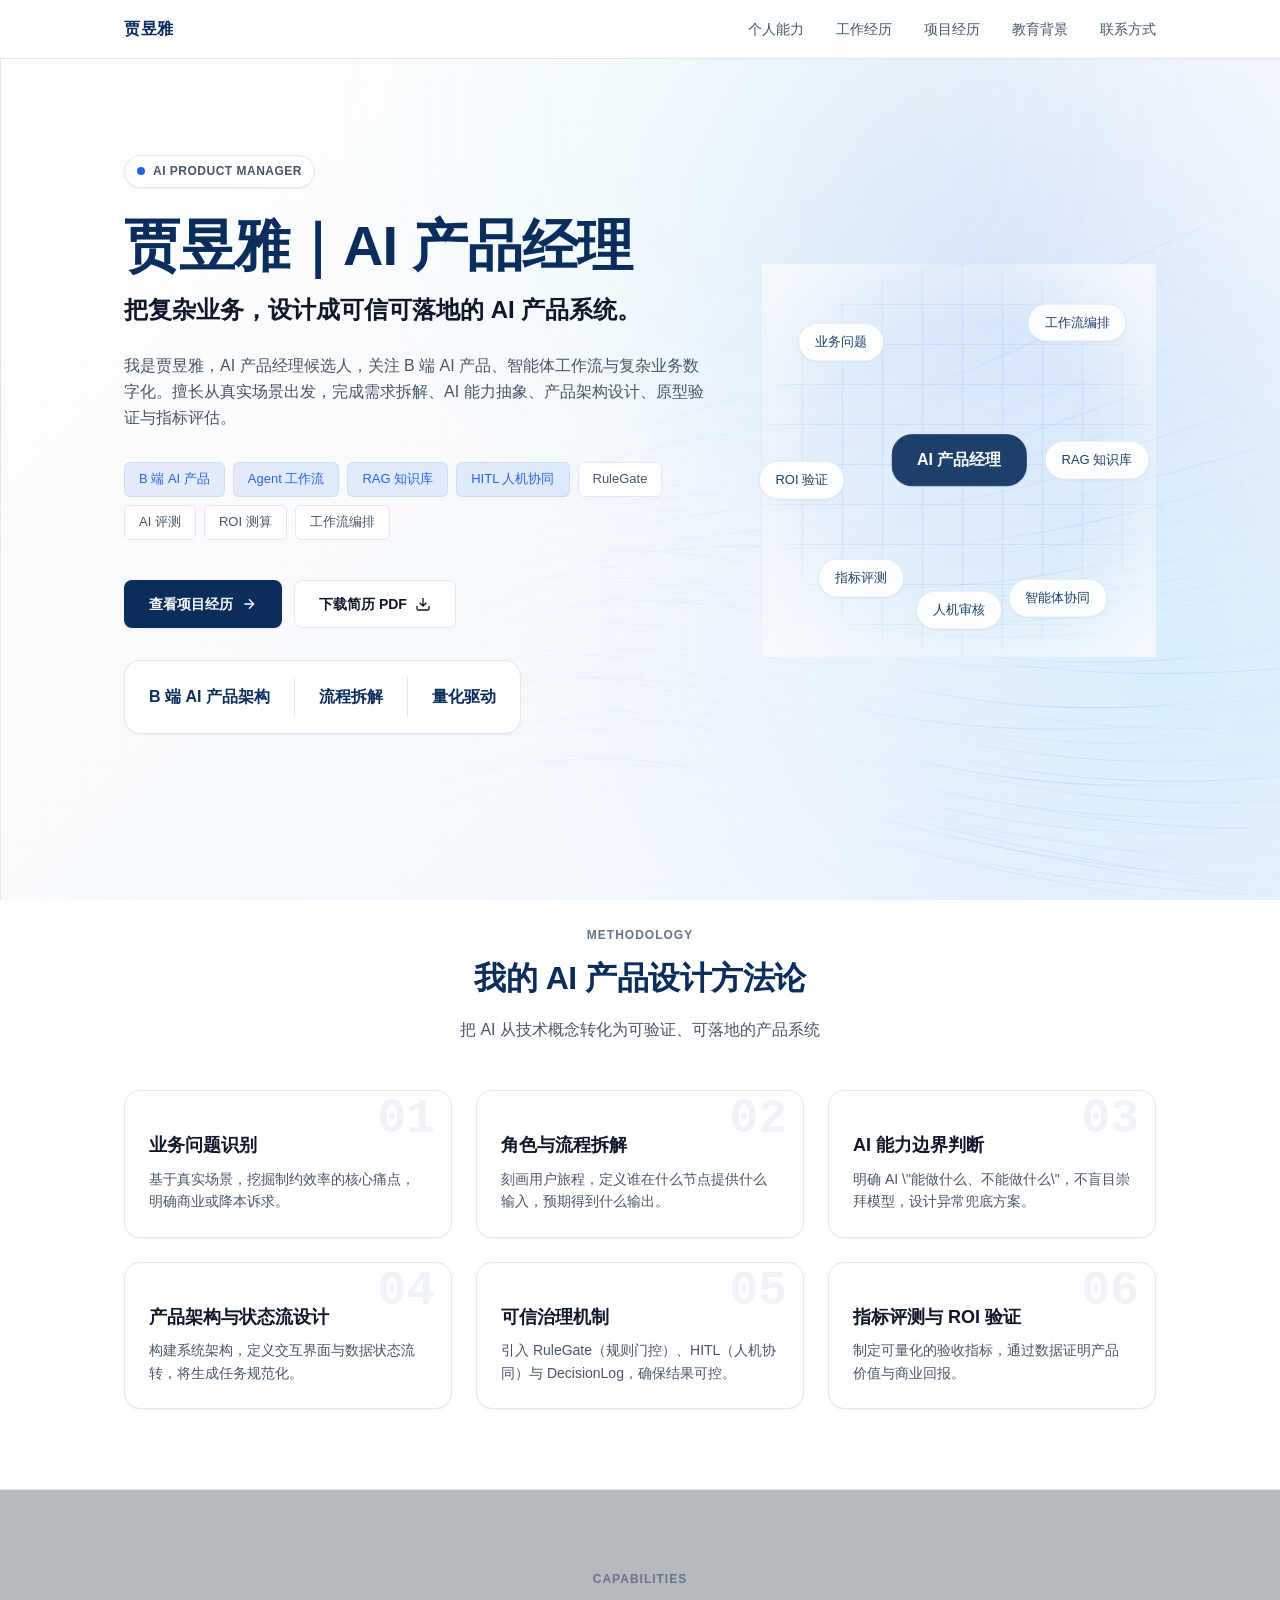
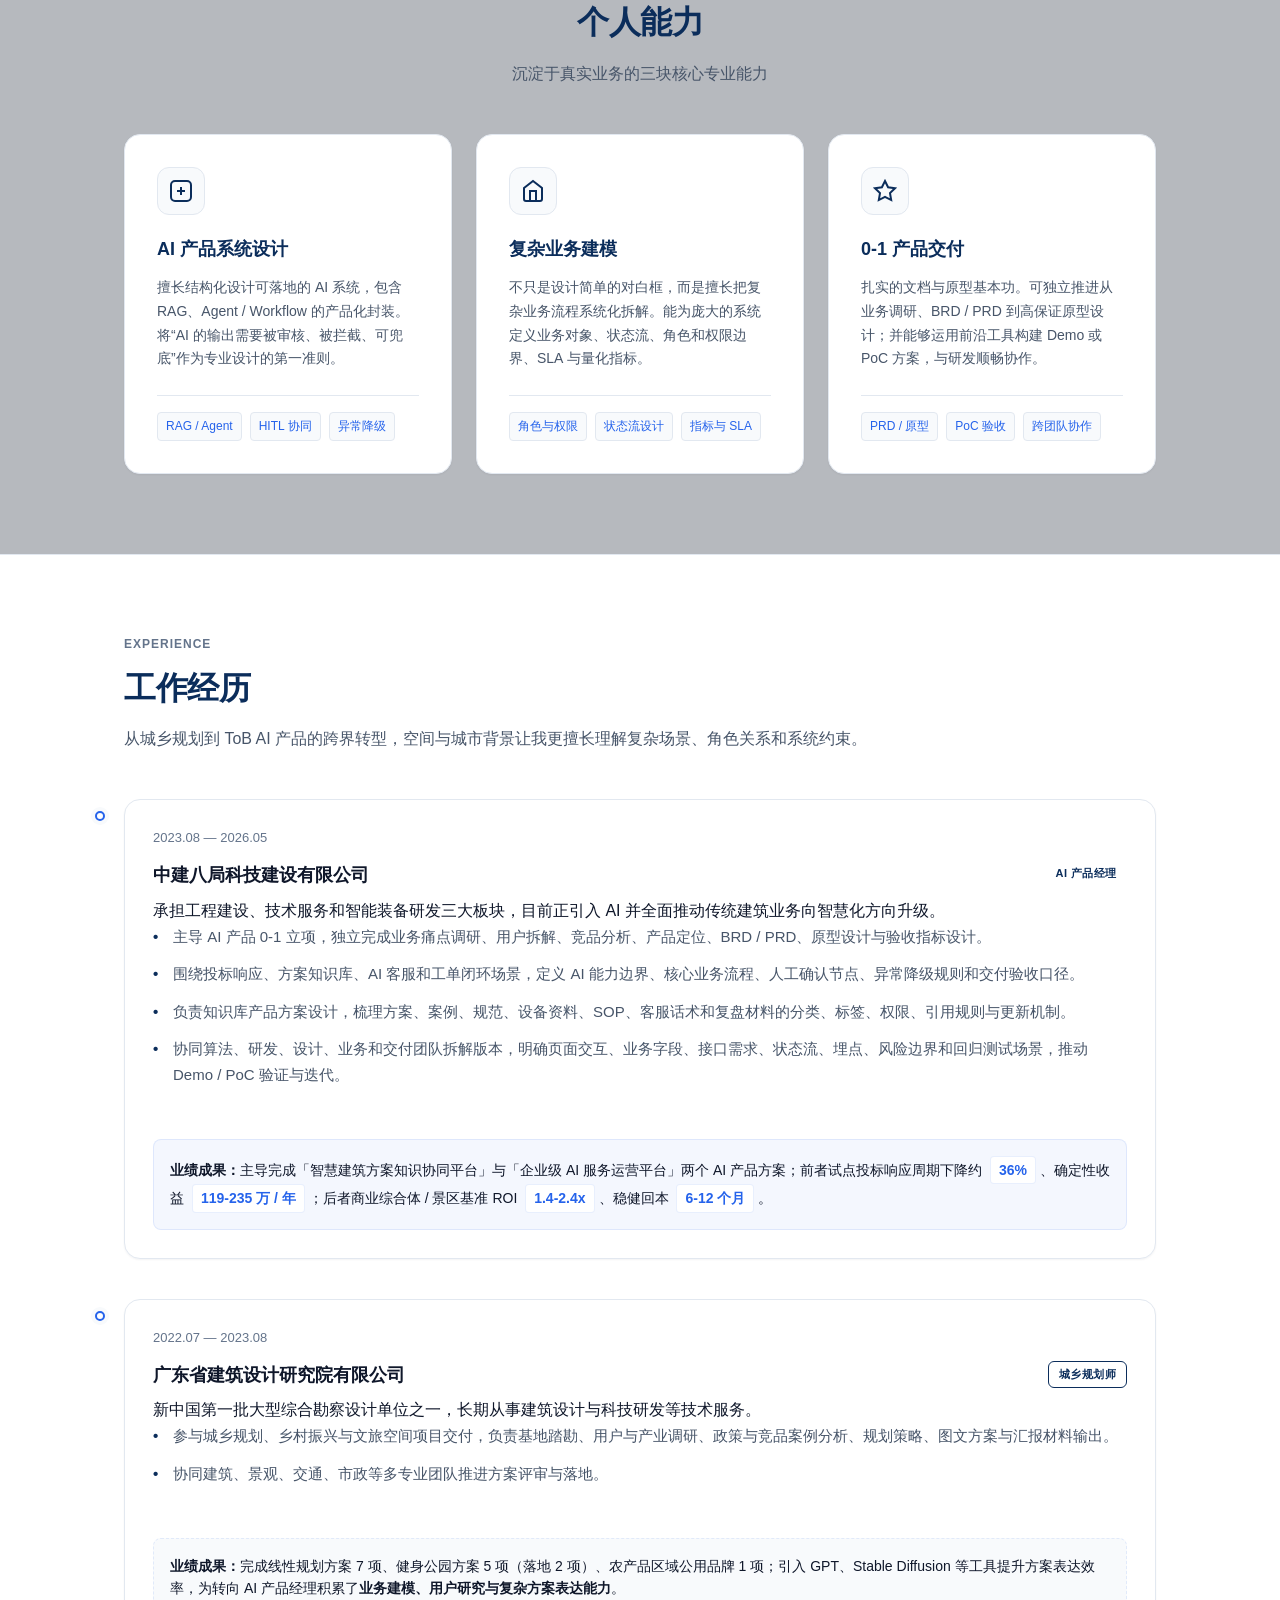
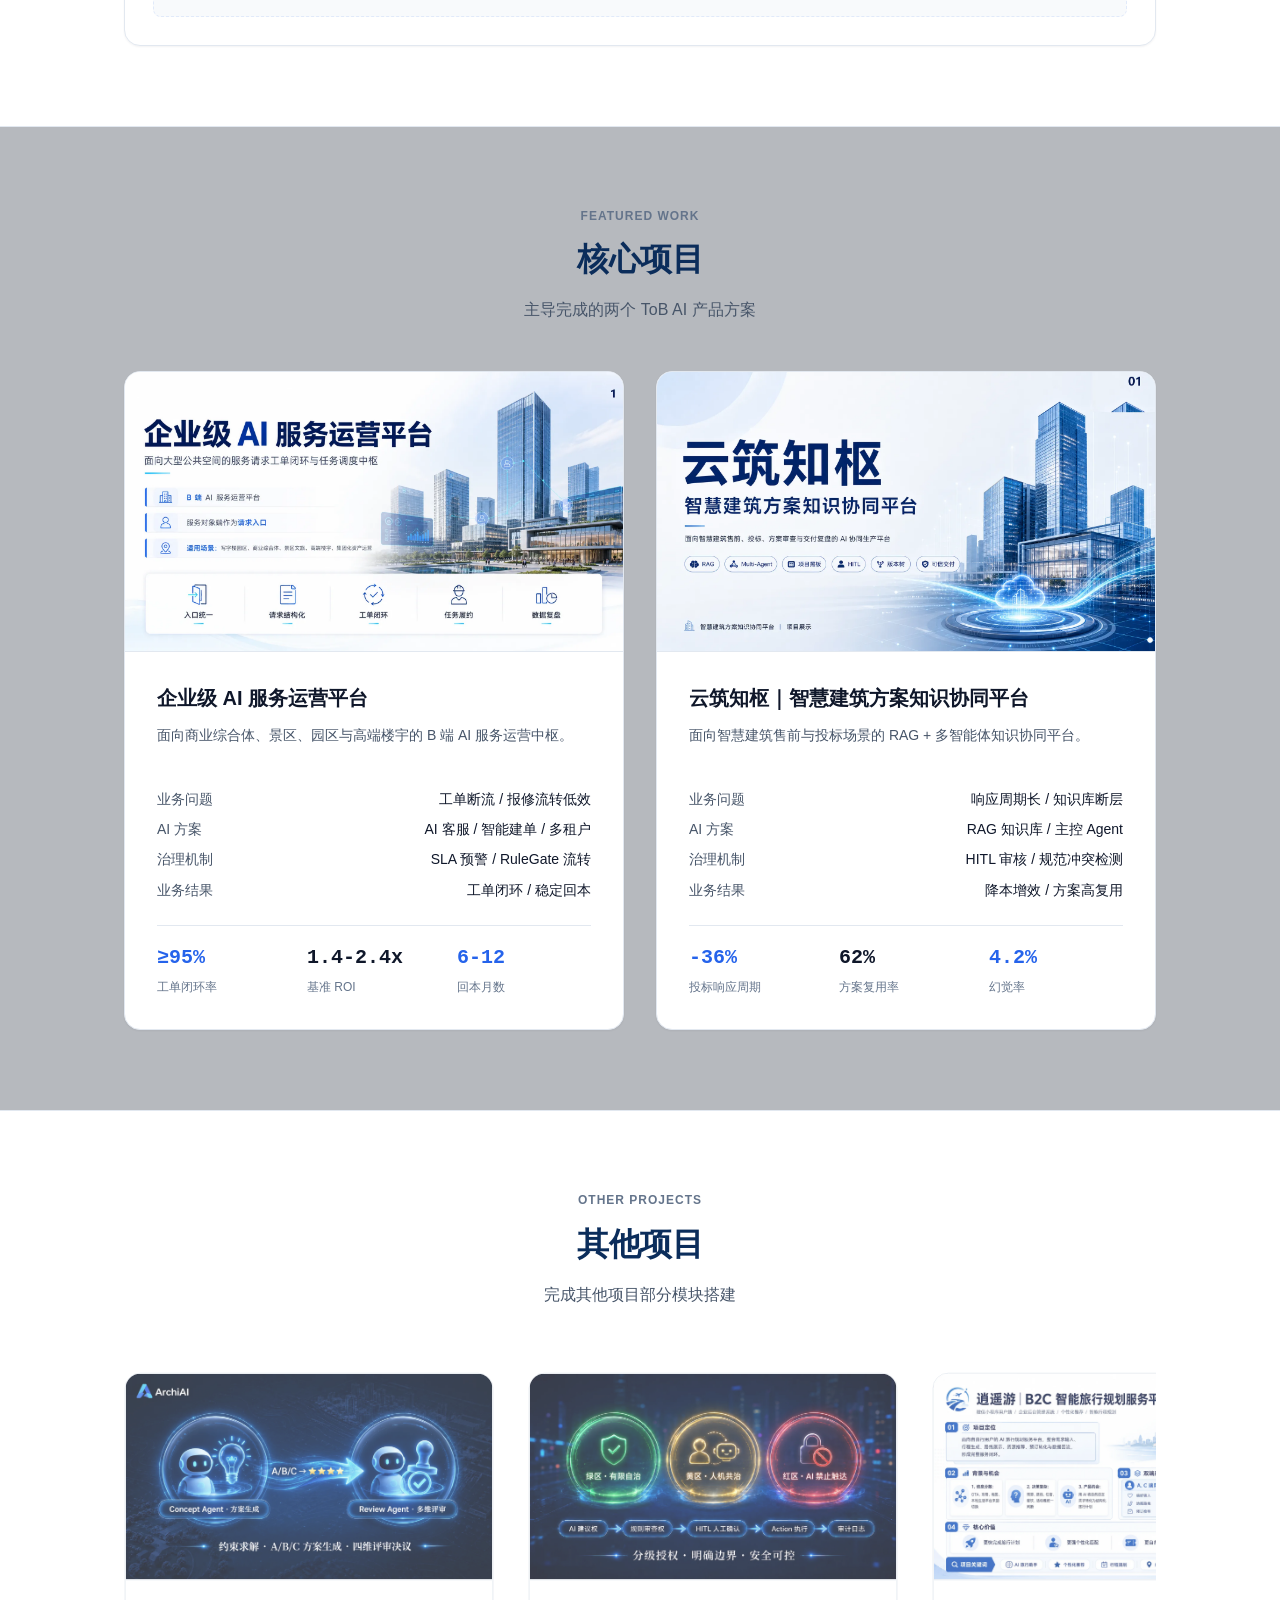
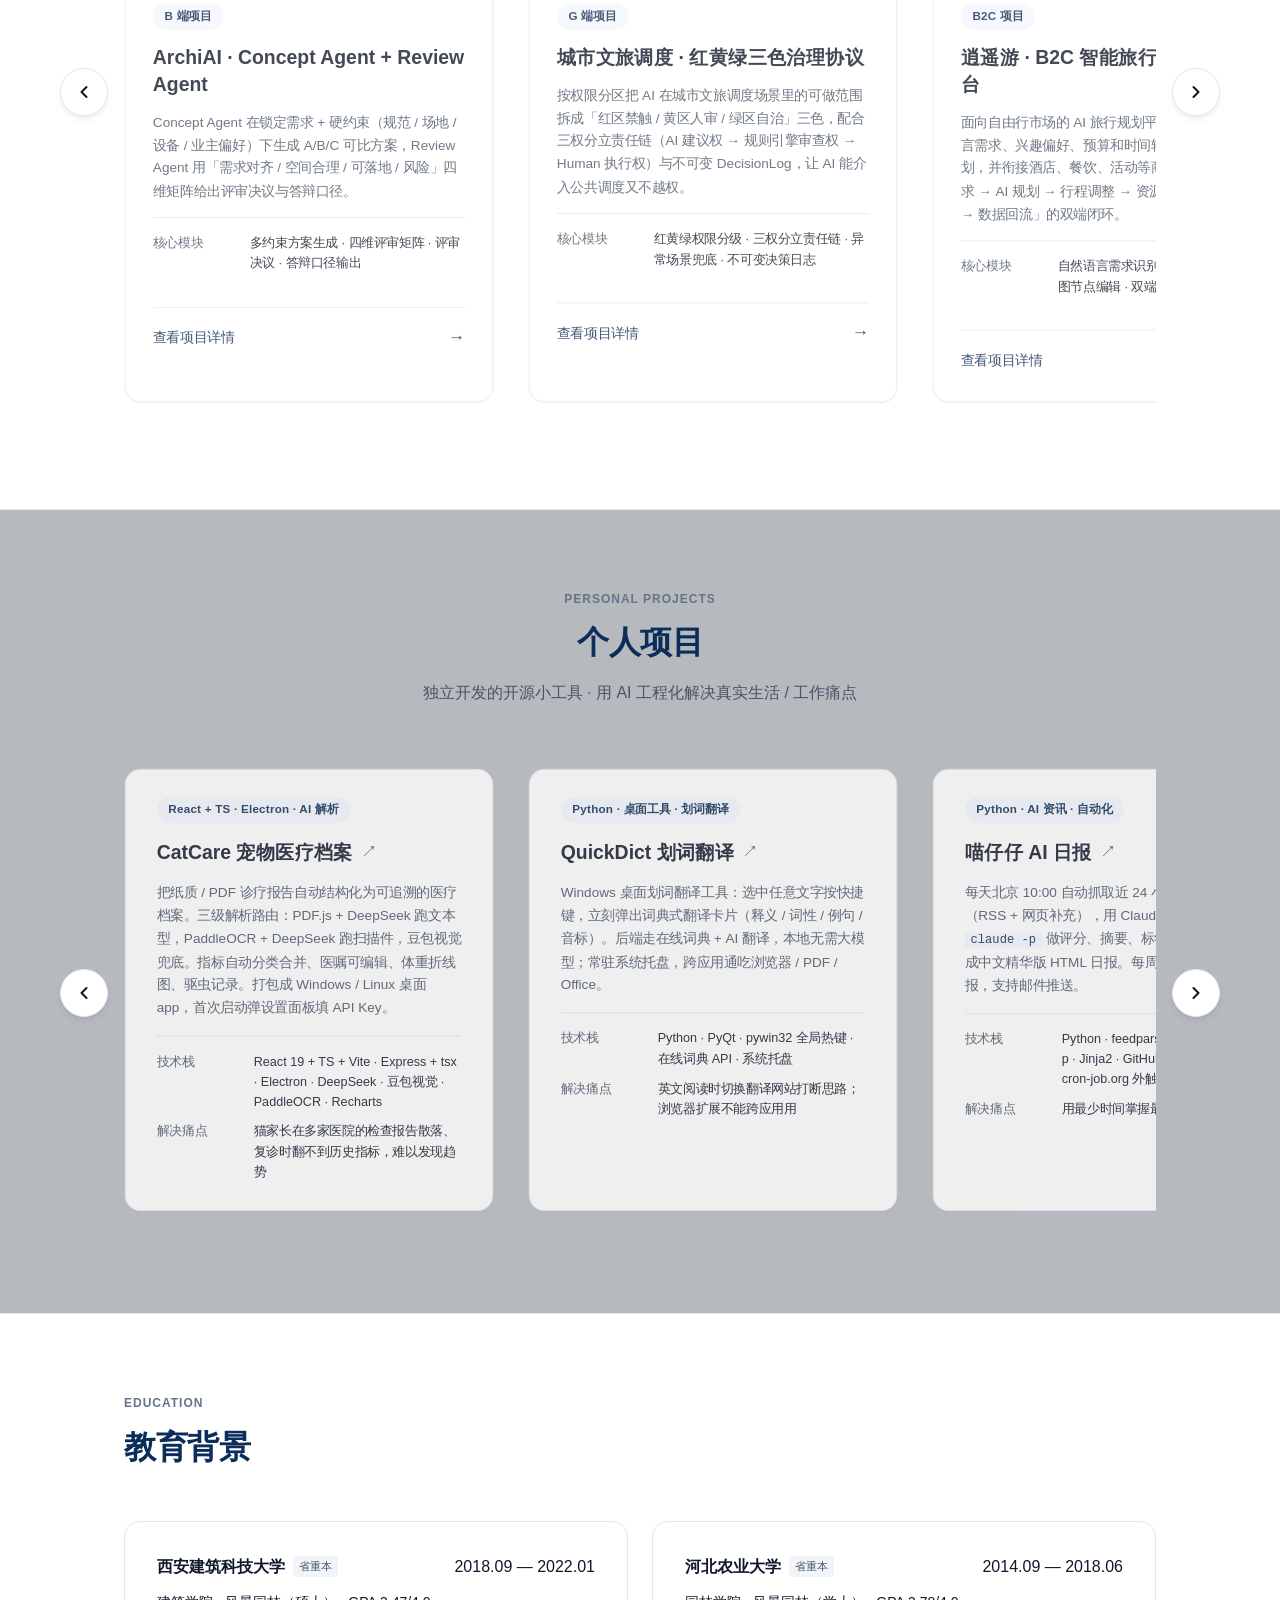
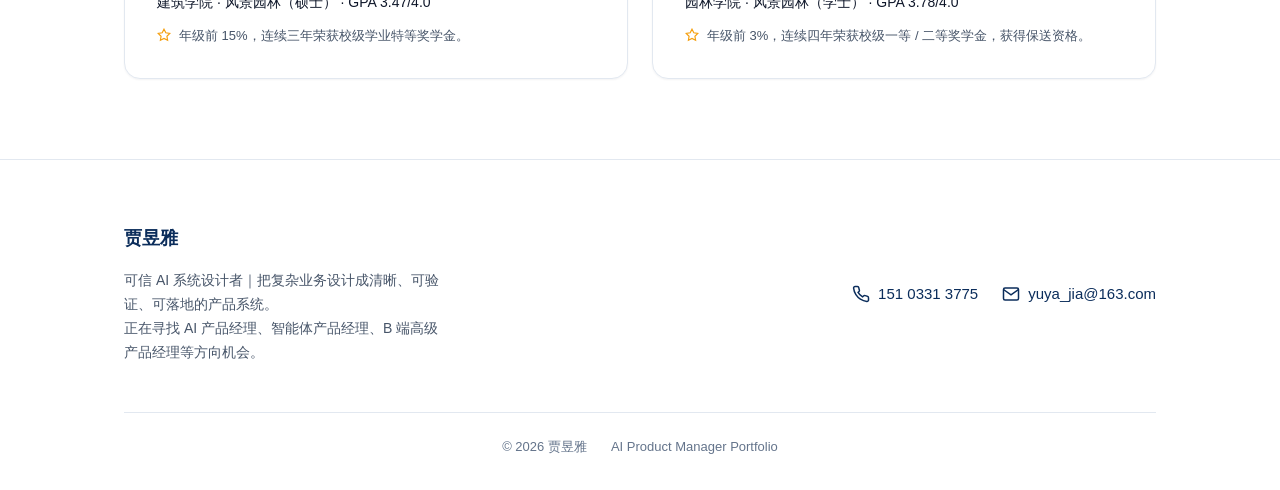
<file: index.html>
<!doctype html>
<html lang="zh-CN">
  <head>
    <meta charset="UTF-8" />
    <meta name="viewport" content="width=device-width, initial-scale=1.0" />
    <title>贾昱雅 | AI 产品经理 · ToB LLM 应用 0-1 落地</title>
    <meta
      name="description"
      content="贾昱雅 - AI 产品经理。3 年 ToB AI 产品经理经验，聚焦 LLM 应用从 0 到 1 规划与落地验证，主导智慧建筑方案知识协同平台与企业级 AI 服务运营平台。"
    />
    <link rel="stylesheet" href="assets/style.css" />
  </head>
  <body class="page-home">
    <!-- Global Tech Background -->
            <div class="site-bg" aria-hidden="true">
      <div class="bg-base"></div>
      <div class="bg-aurora bg-aurora-1"></div>
      <div class="bg-aurora bg-aurora-2"></div>

      <svg class="bg-fiber-svg" viewBox="0 0 1440 900" preserveAspectRatio="none">
        <defs>
          <linearGradient id="fiberEdgeFade" x1="0%" y1="0%" x2="100%" y2="0%">
            <stop offset="0%" stop-color="white" stop-opacity="0" />
            <stop offset="26%" stop-color="white" stop-opacity="0.04" />
            <stop offset="44%" stop-color="white" stop-opacity="0.34" />
            <stop offset="70%" stop-color="white" stop-opacity="0.9" />
            <stop offset="100%" stop-color="white" stop-opacity="1" />
          </linearGradient>

          <mask id="fiberMask">
            <rect x="0" y="0" width="1440" height="900" fill="url(#fiberEdgeFade)" />
          </mask>

          <linearGradient id="ambientGradient" x1="0%" y1="0%" x2="100%" y2="0%">
            <stop offset="0%" stop-color="rgba(255,255,255,0)" />
            <stop offset="35%" stop-color="rgba(147,197,253,0.14)" />
            <stop offset="62%" stop-color="rgba(255,255,255,0.18)" />
            <stop offset="100%" stop-color="rgba(255,255,255,0)" />
          </linearGradient>

          <linearGradient id="silkGradient" x1="0%" y1="0%" x2="100%" y2="0%">
            <stop offset="0%" stop-color="rgba(255,255,255,0)" />
            <stop offset="16%" stop-color="rgba(191,219,254,0.16)" />
            <stop offset="36%" stop-color="rgba(147,197,253,0.34)" />
            <stop offset="56%" stop-color="rgba(255,255,255,0.48)" />
            <stop offset="76%" stop-color="rgba(96,165,250,0.30)" />
            <stop offset="100%" stop-color="rgba(255,255,255,0)" />
          </linearGradient>

          <linearGradient id="highlightGradient" x1="0%" y1="0%" x2="100%" y2="0%">
            <stop offset="0%" stop-color="rgba(255,255,255,0)" />
            <stop offset="32%" stop-color="rgba(255,255,255,0.22)" />
            <stop offset="52%" stop-color="rgba(255,255,255,0.68)" />
            <stop offset="70%" stop-color="rgba(96,165,250,0.30)" />
            <stop offset="100%" stop-color="rgba(255,255,255,0)" />
          </linearGradient>

          <filter id="ambientBlur" x="-20%" y="-20%" width="140%" height="140%" color-interpolation-filters="sRGB">
            <feGaussianBlur stdDeviation="16" />
          </filter>
          <filter id="tinyGlow" x="-20%" y="-20%" width="140%" height="140%" color-interpolation-filters="sRGB">
            <feGaussianBlur stdDeviation="0.45" result="blur" />
            <feMerge>
              <feMergeNode in="blur" />
              <feMergeNode in="SourceGraphic" />
            </feMerge>
          </filter>
          <filter id="smallGlow" x="-20%" y="-20%" width="140%" height="140%" color-interpolation-filters="sRGB">
            <feGaussianBlur stdDeviation="0.9" result="blur" />
            <feMerge>
              <feMergeNode in="blur" />
              <feMergeNode in="SourceGraphic" />
            </feMerge>
          </filter>
        </defs>

        <g class="fiber-bundle" mask="url(#fiberMask)">
          <g class="fiber-ambient">
            <path d="M1530,790 C1250,850 1040,808 780,742 C600,696 440,720 260,795" />
            <path d="M1500,690 C1260,730 1030,710 770,650 C590,610 480,635 330,720" />
            <path d="M1610,860 C1330,905 1090,880 840,815 C645,765 470,780 230,870" />
            <path d="M1510,420 C1240,500 1030,548 780,520 C610,500 500,545 390,620" />
            <path d="M1460,170 C1210,235 1045,325 780,365 C635,388 540,430 460,505" />
            <path d="M1640,930 C1350,890 1120,900 900,850 C700,805 480,815 220,875" />
            <path d="M1560,610 C1320,650 1095,650 860,608 C680,576 535,600 400,670" />
            <path d="M1585,755 C1345,820 1115,800 890,735 C710,684 560,688 360,770" />
            <path d="M1495,310 C1265,392 1080,472 838,486 C655,496 530,545 390,642" />
            <path d="M1670,815 C1410,870 1165,846 925,780 C735,728 555,745 285,858" />
          </g>

          <g class="fiber-silk">
            <path d="M1560,795 C1300,842 1092,808 874,748 C722,707 590,688 470,712 C360,734 250,775 120,842" />
            <path d="M1518,760 C1272,808 1084,782 885,724 C728,678 600,660 502,685 C410,708 310,754 180,812" />
            <path d="M1604,842 C1340,876 1125,842 910,782 C742,736 610,710 492,730 C386,748 270,800 92,888" />
            <path d="M1474,704 C1238,744 1048,736 842,684 C684,644 572,644 472,690 C382,730 290,790 170,858" />
            <path d="M1620,895 C1375,904 1145,880 930,826 C760,784 605,770 460,804 C330,832 218,872 92,914" />
            <path d="M1492,630 C1268,678 1062,682 858,630 C700,590 585,600 475,652 C386,694 300,760 190,828" />
            <path d="M1548,580 C1292,628 1080,648 862,596 C698,558 592,568 500,618 C410,666 320,720 210,772" />
            <path d="M1466,510 C1248,570 1060,608 850,576 C700,554 604,568 520,620 C444,668 350,714 238,760" />
            <path d="M1568,460 C1328,526 1092,584 858,548 C696,522 602,534 520,578 C438,622 366,674 270,728" />
            <path d="M1498,388 C1260,458 1068,530 842,514 C688,502 590,526 506,574 C424,620 350,666 278,704" />
            <path d="M1512,312 C1270,390 1086,482 850,482 C690,482 590,512 510,558 C438,600 365,648 285,692" />
            <path d="M1448,222 C1238,302 1068,405 835,432 C690,448 596,486 516,530 C448,568 390,610 325,660" />
            <path d="M1575,150 C1310,226 1138,336 892,385 C735,416 628,462 542,512 C470,554 410,594 350,638" />
            <path d="M1590,260 C1326,330 1120,410 884,438 C720,458 620,490 538,540 C452,592 384,632 310,668" />
            <path d="M1540,710 C1300,765 1115,748 922,690 C765,644 632,632 520,672 C418,708 340,766 230,842" />
            <path d="M1650,745 C1392,800 1160,792 936,724 C762,672 622,660 498,706 C398,742 302,798 155,872" />
            <path d="M1510,820 C1278,852 1088,822 900,770 C742,726 640,716 530,744 C424,772 312,824 165,890" />
            <path d="M1598,670 C1348,720 1130,722 912,665 C740,620 630,620 526,662 C432,700 338,752 228,815" />
            <path d="M1460,600 C1248,642 1060,654 870,606 C715,568 610,576 516,624 C430,668 352,718 260,776" />
            <path d="M1520,540 C1298,594 1100,616 890,572 C724,538 616,546 526,592 C445,634 378,680 292,738" />
            <path d="M1440,462 C1234,520 1048,558 846,532 C696,512 608,528 536,574 C464,620 398,664 320,710" />
            <path d="M1485,360 C1262,432 1086,492 862,492 C710,492 614,518 538,562 C466,604 408,640 342,684" />
            <path d="M1610,910 C1370,892 1160,862 940,805 C768,760 625,748 486,782 C350,815 230,858 72,910" />
            <path d="M1548,878 C1322,884 1120,856 918,800 C758,756 622,742 500,770 C384,796 260,836 116,890" />
            <path d="M1660,812 C1406,846 1182,826 962,765 C795,718 654,704 520,735 C396,762 286,815 130,880" />
            <path d="M1578,735 C1350,780 1140,766 932,708 C770,662 648,650 532,690 C424,728 320,780 190,850" />
            <path d="M1502,285 C1290,350 1128,430 900,458 C742,478 642,505 560,552 C492,590 430,630 364,672" />
            <path d="M1532,188 C1302,258 1138,360 906,405 C754,434 650,478 570,526 C500,568 442,608 382,648" />
            <path d="M1640,390 C1398,448 1190,522 950,526 C786,530 674,548 586,594 C510,632 446,666 374,704" />
            <path d="M1588,500 C1348,558 1136,610 906,590 C744,576 632,584 540,630 C454,672 380,716 290,770" />
            <path d="M1490,930 C1260,892 1080,870 886,815 C735,772 610,770 492,805 C384,838 280,878 125,922" />
            <path d="M1680,640 C1415,682 1190,690 952,632 C778,590 654,590 542,636 C442,676 352,726 236,792" />
            <path d="M1625,705 C1390,742 1185,736 980,682 C820,640 700,636 582,675 C470,712 372,770 250,835" />
            <path d="M1545,760 C1315,805 1110,790 912,730 C760,684 632,678 515,718 C410,754 310,812 172,875" />
            <path d="M1665,865 C1418,878 1202,852 986,796 C810,750 662,740 518,776 C386,810 260,858 86,920" />
            <path d="M1510,675 C1288,724 1098,718 902,658 C748,612 626,612 514,658 C420,696 328,754 214,822" />
            <path d="M1590,620 C1358,670 1150,680 930,625 C760,584 642,590 534,638 C436,682 346,736 235,800" />
            <path d="M1478,570 C1265,622 1076,642 875,598 C720,564 612,574 516,624 C428,668 348,724 248,785" />
            <path d="M1618,530 C1385,586 1170,630 940,602 C780,582 656,590 548,642 C452,690 370,744 260,810" />
            <path d="M1545,438 C1320,506 1124,560 902,548 C742,540 632,560 532,612 C448,656 375,704 292,752" />
            <path d="M1595,350 C1365,420 1168,490 930,502 C760,510 642,536 545,586 C462,628 395,674 318,720" />
            <path d="M1488,255 C1275,335 1095,420 862,452 C710,472 612,506 528,554 C454,596 394,640 326,682" />
            <path d="M1660,775 C1425,820 1204,810 980,748 C810,702 670,698 536,738 C420,772 305,832 146,900" />
            <path d="M1538,900 C1310,878 1115,845 908,792 C750,752 620,748 495,782 C380,814 274,865 118,930" />
          </g>

          <g class="fiber-micro">
            <path d="M1542,778 C1315,814 1116,790 912,738 C756,698 628,684 512,712 C410,736 310,778 188,835" />
            <path d="M1570,812 C1338,848 1138,820 926,762 C768,720 642,708 528,736 C428,758 318,804 170,874" />
            <path d="M1490,690 C1260,738 1080,726 882,676 C724,638 606,638 500,682 C410,720 326,775 226,835" />
            <path d="M1608,875 C1372,886 1160,858 940,810 C770,772 620,766 482,798 C358,826 246,870 92,925" />
            <path d="M1516,615 C1296,660 1098,666 894,620 C736,584 620,590 518,636 C426,676 344,728 244,782" />
            <path d="M1478,536 C1260,588 1070,620 860,588 C708,566 610,576 522,624 C440,666 362,710 268,754" />
            <path d="M1560,478 C1328,538 1110,590 884,560 C728,538 624,548 538,592 C456,634 382,682 294,730" />
            <path d="M1488,402 C1272,468 1086,532 866,520 C710,512 610,534 526,580 C450,622 384,664 308,708" />
            <path d="M1538,338 C1305,404 1120,478 894,482 C734,486 628,512 544,558 C470,598 410,638 342,680" />
            <path d="M1458,240 C1248,318 1078,412 846,438 C704,454 612,492 532,538 C462,578 402,620 334,662" />
            <path d="M1582,166 C1334,240 1150,342 912,390 C760,420 660,462 578,512 C508,552 450,594 386,636" />
            <path d="M1655,700 C1400,748 1180,748 954,692 C782,650 650,645 532,686 C432,722 338,772 220,842" />
            <path d="M1528,845 C1300,866 1098,836 898,784 C746,744 634,736 520,762 C412,788 302,836 160,900" />
            <path d="M1618,588 C1378,638 1160,654 930,610 C760,578 648,580 548,626 C454,668 370,718 260,788" />
            <path d="M1508,918 C1282,884 1088,856 892,805 C742,766 620,762 502,796 C390,828 286,870 130,924" />
            <path d="M1668,812 C1420,840 1198,822 974,762 C808,718 668,704 536,736 C414,764 302,815 146,884" />
            <path d="M1600,735 C1370,770 1160,760 950,704 C790,662 660,658 540,696 C436,728 336,782 210,850" />
            <path d="M1555,788 C1328,826 1130,808 928,752 C772,710 646,704 526,738 C418,768 310,820 166,888" />
            <path d="M1642,882 C1408,884 1190,854 970,804 C800,766 646,758 500,792 C364,824 252,870 98,926" />
            <path d="M1498,650 C1278,698 1088,696 890,646 C732,606 616,612 512,660 C422,702 342,756 236,820" />
            <path d="M1588,558 C1355,612 1142,640 916,602 C756,574 640,582 536,632 C442,676 360,730 252,794" />
            <path d="M1518,475 C1298,535 1105,582 888,560 C732,544 626,558 530,608 C448,650 374,700 292,748" />
            <path d="M1635,420 C1400,482 1190,538 952,534 C790,532 668,552 560,602 C470,644 398,692 316,735" />
            <path d="M1560,300 C1340,372 1155,452 918,476 C750,494 638,526 542,574 C462,614 398,654 330,696" />
            <path d="M1470,205 C1265,286 1095,388 858,428 C710,452 612,490 530,536 C462,576 402,620 340,660" />
            <path d="M1670,675 C1425,720 1198,724 966,670 C792,628 660,628 540,672 C434,710 342,762 220,832" />
            <path d="M1598,825 C1365,850 1150,828 940,770 C778,724 650,716 520,752 C400,786 292,840 138,904" />
            <path d="M1518,872 C1290,862 1096,832 900,780 C746,740 620,738 500,772 C386,804 282,852 130,912" />
          </g>

          <g class="fiber-highlight">
            <path d="M1530,740 C1300,790 1110,770 915,708 C780,666 660,650 540,688" style="animation-delay: 0s" />
            <path d="M1600,848 C1370,875 1160,845 940,788 C780,748 648,735 520,766" style="animation-delay: -5s" />
            <path d="M1505,570 C1285,625 1090,642 884,596 C735,564 624,570 535,618" style="animation-delay: -11s" />
            <path d="M1455,255 C1262,332 1088,420 858,446 C716,462 620,492 542,538" style="animation-delay: -17s" />
            <path d="M1585,430 C1360,500 1134,558 906,548 C752,542 642,556 548,600" style="animation-delay: -9s" />
            <path d="M1640,905 C1388,895 1162,862 930,805 C762,764 626,755 482,790" style="animation-delay: -21s" />
            <path d="M1500,682 C1288,730 1102,724 910,672 C768,633 642,630 535,670" style="animation-delay: -14s" />
            <path d="M1552,330 C1322,402 1138,480 906,492 C744,500 636,526 552,574" style="animation-delay: -3s" />
            <path d="M1620,792 C1400,825 1190,812 968,752 C800,706 664,694 530,730" style="animation-delay: -19s" />
            <path d="M1588,620 C1358,674 1145,682 930,626 C770,586 650,590 540,638" style="animation-delay: -7s" />
            <path d="M1660,870 C1422,880 1206,850 980,790 C812,746 666,738 522,776" style="animation-delay: -23s" />
            <path d="M1530,450 C1312,520 1120,570 902,558 C750,550 640,565 548,610" style="animation-delay: -13s" />
          </g>
        </g>
      </svg>

      <div class="bg-sparkles">
        <div class="particle p-0" style="width: 2.4px; height: 2.4px; top: 28%; left: 86%; animation-duration: 26s; animation-delay: -2s;"></div>
        <div class="particle p-1" style="width: 1.8px; height: 1.8px; top: 44%; left: 91%; animation-duration: 30s; animation-delay: -10s;"></div>
        <div class="particle p-2" style="width: 2.8px; height: 2.8px; top: 65%; left: 82%; animation-duration: 28s; animation-delay: -6s;"></div>
        <div class="particle p-3" style="width: 2.9px; height: 2.9px; top: 82%; left: 89%; animation-duration: 34s; animation-delay: -16s;"></div>
        <div class="particle p-4" style="width: 1.7px; height: 1.7px; top: 38%; left: 72%; animation-duration: 29s; animation-delay: -4s;"></div>
        <div class="particle p-5" style="width: 2.2px; height: 2.2px; top: 74%; left: 76%; animation-duration: 27s; animation-delay: -14s;"></div>
        <div class="particle p-6" style="width: 2.6px; height: 2.6px; top: 56%; left: 94%; animation-duration: 32s; animation-delay: -8s;"></div>
        <div class="particle p-7" style="width: 1.8px; height: 1.8px; top: 18%; left: 79%; animation-duration: 36s; animation-delay: -20s;"></div>
        <div class="particle p-8" style="width: 2.4px; height: 2.4px; top: 86%; left: 68%; animation-duration: 31s; animation-delay: -12s;"></div>
        <div class="particle p-9" style="width: 1.6px; height: 1.6px; top: 70%; left: 92%; animation-duration: 33s; animation-delay: -18s;"></div>
      </div>
    </div>
    <nav class="navbar">
      <div class="container">
        <a class="logo" href="index.html">贾昱雅</a>
        <ul class="nav-links">
          <li><a href="#about">个人能力</a></li>
          <li><a href="#experience">工作经历</a></li>
          <li><a href="#projects">项目经历</a></li>
          <li><a href="#education">教育背景</a></li>
          <li><a href="#contact">联系方式</a></li>
        </ul>
        <button class="menu-toggle" aria-label="Toggle menu">
          <svg
            width="24"
            height="24"
            viewBox="0 0 24 24"
            fill="none"
            stroke="currentColor"
            stroke-width="2"
          >
            <path d="M3 12h18M3 6h18M3 18h18" />
          </svg>
        </button>
      </div>
    </nav>

    <!-- Hero -->
    <header class="hero section-reveal">
      <div class="hero-bg-grid"></div>
      <div class="container relative hero-grid">
        <div class="hero-content">
          <div class="eyebrow">
            <span class="pulse-dot"></span> AI Product Manager
          </div>
          <h1 class="hero-title">贾昱雅｜AI 产品经理</h1>
          <p class="hero-statement">把复杂业务，设计成可信可落地的 AI 产品系统。</p>
          <p class="subtitle">
            我是贾昱雅，AI 产品经理候选人，关注 B 端 AI 产品、智能体工作流与复杂业务数字化。擅长从真实场景出发，完成需求拆解、AI 能力抽象、产品架构设计、原型验证与指标评估。
          </p>

          <div class="chips mb-8">
            <span class="chip primary">B 端 AI 产品</span>
            <span class="chip primary">Agent 工作流</span>
            <span class="chip primary">RAG 知识库</span>
            <span class="chip primary">HITL 人机协同</span>
            <span class="chip">RuleGate</span>
            <span class="chip">AI 评测</span>
            <span class="chip">ROI 测算</span>
            <span class="chip">工作流编排</span>
          </div>

          <div class="ctas">
            <a class="btn btn-primary" href="#projects">查看项目经历
              <svg width="16" height="16" viewBox="0 0 24 24" fill="none" stroke="currentColor" stroke-width="2"><path d="M5 12h14M12 5l7 7-7 7" /></svg>
            </a>
            <a class="btn btn-secondary" href="assets/resume.pdf" download="贾昱雅(硕士)-AI产品.pdf">下载简历 PDF
              <svg width="16" height="16" viewBox="0 0 24 24" fill="none" stroke="currentColor" stroke-width="2"><path d="M21 15v4a2 2 0 0 1-2 2H5a2 2 0 0 1-2-2v-4M7 10l5 5 5-5M12 15V3"/></svg>
            </a>
          </div>

          <div class="hero-stats">
            <div class="stat"><span class="highlight" style="font-size: 16px; font-weight: 700; color: var(--primary);">B 端 AI 产品架构</span></div>
            <div class="stat-divider"></div>
            <div class="stat"><span class="highlight" style="font-size: 16px; font-weight: 700; color: var(--primary);">流程拆解</span></div>
            <div class="stat-divider"></div>
            <div class="stat"><span class="highlight" style="font-size: 16px; font-weight: 700; color: var(--primary);">量化驱动</span></div>
          </div>
        </div>
        
        <div class="hero-visual">
          <div class="star-map">
            <!-- Central Node -->
            <div class="sm-node center">AI 产品经理</div>
            <!-- Orbit Nodes -->
            <div class="sm-node n1">业务问题</div>
            <div class="sm-node n2">工作流编排</div>
            <div class="sm-node n3">RAG 知识库</div>
            <div class="sm-node n4">智能体协同</div>
            <div class="sm-node n5">人机审核</div>
            <div class="sm-node n6">指标评测</div>
            <div class="sm-node n7">ROI 验证</div>
            <div class="sm-node n8">可信治理</div>
            <!-- Dynamic SVG lines would go here or handled by CSS -->
          </div>
        </div>
      </div>
    </header>

    <!-- Methodology -->
    <section id="methodology" class="section-reveal">
      <div class="container">
        <div class="section-head text-center">
          <div class="section-eyebrow">METHODOLOGY</div>
          <h2 class="section-title">我的 AI 产品设计方法论</h2>
          <p class="section-subtitle">把 AI 从技术概念转化为可验证、可落地的产品系统</p>
        </div>
        <div class="methodology-grid">
          <div class="bento-card method-card">
            <div class="step-num">01</div>
            <h3>业务问题识别</h3>
            <p>基于真实场景，挖掘制约效率的核心痛点，明确商业或降本诉求。</p>
          </div>
          <div class="bento-card method-card">
            <div class="step-num">02</div>
            <h3>角色与流程拆解</h3>
            <p>刻画用户旅程，定义谁在什么节点提供什么输入，预期得到什么输出。</p>
          </div>
          <div class="bento-card method-card">
            <div class="step-num">03</div>
            <h3>AI 能力边界判断</h3>
            <p>明确 AI \"能做什么、不能做什么\"，不盲目崇拜模型，设计异常兜底方案。</p>
          </div>
          <div class="bento-card method-card">
            <div class="step-num">04</div>
            <h3>产品架构与状态流设计</h3>
            <p>构建系统架构，定义交互界面与数据状态流转，将生成任务规范化。</p>
          </div>
          <div class="bento-card method-card">
            <div class="step-num">05</div>
            <h3>可信治理机制</h3>
            <p>引入 RuleGate（规则门控）、HITL（人机协同）与 DecisionLog，确保结果可控。</p>
          </div>
          <div class="bento-card method-card">
            <div class="step-num">06</div>
            <h3>指标评测与 ROI 验证</h3>
            <p>制定可量化的验收指标，通过数据证明产品价值与商业回报。</p>
          </div>
        </div>
      </div>
    </section>

    <!-- About -->
    <section id="about" class="alt section-reveal">
      <div class="container">
        <div class="section-head text-center">
          <div class="section-eyebrow">CAPABILITIES</div>
          <h2 class="section-title">个人能力</h2>
          <p class="section-subtitle">沉淀于真实业务的三块核心专业能力</p>
        </div>
        <div class="about-grid">
          <div class="bento-card">
            <div class="icon-wrap">
              <svg width="24" height="24" viewBox="0 0 24 24" fill="none" stroke="currentColor" stroke-width="2">
                <rect x="2" y="2" width="20" height="20" rx="4" />
                <path d="M12 16v-8M8 12h8" />
              </svg>
            </div>
            <h3>AI 产品系统设计</h3>
            <p>
              擅长结构化设计可落地的 AI 系统，包含 RAG、Agent / Workflow 的产品化封装。将“AI 的输出需要被审核、被拦截、可兜底”作为专业设计的第一准则。
            </p>
            <div class="cap-tags">
              <span class="cap-tag">RAG / Agent</span>
              <span class="cap-tag">HITL 协同</span>
              <span class="cap-tag">异常降级</span>
            </div>
          </div>
          <div class="bento-card">
            <div class="icon-wrap">
              <svg width="24" height="24" viewBox="0 0 24 24" fill="none" stroke="currentColor" stroke-width="2">
                <path d="M3 9l9-7 9 7v11a2 2 0 0 1-2 2H5a2 2 0 0 1-2-2z" />
                <polyline points="9 22 9 12 15 12 15 22" />
              </svg>
            </div>
            <h3>复杂业务建模</h3>
            <p>
              不只是设计简单的对白框，而是擅长把复杂业务流程系统化拆解。能为庞大的系统定义业务对象、状态流、角色和权限边界、SLA 与量化指标。
            </p>
            <div class="cap-tags">
              <span class="cap-tag">角色与权限</span>
              <span class="cap-tag">状态流设计</span>
              <span class="cap-tag">指标与 SLA</span>
            </div>
          </div>
          <div class="bento-card">
            <div class="icon-wrap">
              <svg width="24" height="24" viewBox="0 0 24 24" fill="none" stroke="currentColor" stroke-width="2">
                <polygon points="12 2 15.09 8.26 22 9.27 17 14.14 18.18 21.02 12 17.77 5.82 21.02 7 14.14 2 9.27 8.91 8.26 12 2" />
              </svg>
            </div>
            <h3>0-1 产品交付</h3>
            <p>
              扎实的文档与原型基本功。可独立推进从业务调研、BRD / PRD 到高保证原型设计；并能够运用前沿工具构建 Demo 或 PoC 方案，与研发顺畅协作。
            </p>
            <div class="cap-tags">
              <span class="cap-tag">PRD / 原型</span>
              <span class="cap-tag">PoC 验收</span>
              <span class="cap-tag">跨团队协作</span>
            </div>
          </div>
        </div>
      </div>
    </section>

    <!-- Experience -->
    <section id="experience" class="section-reveal">
      <div class="container">
        <div class="section-head">
          <div class="section-eyebrow">EXPERIENCE</div>
          <h2 class="section-title">工作经历</h2>
          <p class="section-subtitle">从城乡规划到 ToB AI 产品的跨界转型，空间与城市背景让我更擅长理解复杂场景、角色关系和系统约束。</p>
        </div>

        <div class="timeline">
          <div class="timeline-line"></div>

          <div class="timeline-item">
            <div class="timeline-dot active"></div>
            <div class="timeline-content bento-card">
              <div class="period">2023.08 — 2026.05</div>
              <div class="title-row">
                <h3>中建八局科技建设有限公司</h3>
                <span class="badge primary outline">AI 产品经理</span>
              </div>
              <p class="company-desc">
                承担工程建设、技术服务和智能装备研发三大板块，目前正引入 AI 并全面推动传统建筑业务向智慧化方向升级。
              </p>
              <ul class="task-list">
                <li>
                  主导 AI 产品 0-1
                  立项，独立完成业务痛点调研、用户拆解、竞品分析、产品定位、BRD
                  / PRD、原型设计与验收指标设计。
                </li>
                <li>
                  围绕投标响应、方案知识库、AI 客服和工单闭环场景，定义 AI
                  能力边界、核心业务流程、人工确认节点、异常降级规则和交付验收口径。
                </li>
                <li>
                  负责知识库产品方案设计，梳理方案、案例、规范、设备资料、SOP、客服话术和复盘材料的分类、标签、权限、引用规则与更新机制。
                </li>
                <li>
                  协同算法、研发、设计、业务和交付团队拆解版本，明确页面交互、业务字段、接口需求、状态流、埋点、风险边界和回归测试场景，推动
                  Demo / PoC 验证与迭代。
                </li>
              </ul>
              <div class="achievement-box">
                <strong>业绩成果：</strong
                >主导完成「智慧建筑方案知识协同平台」与「企业级 AI
                服务运营平台」两个 AI 产品方案；前者试点投标响应周期下降约
                <span class="highlight">36%</span>、确定性收益
                <span class="highlight">119-235 万 / 年</span>；后者商业综合体 /
                景区基准 ROI <span class="highlight">1.4-2.4x</span>、稳健回本
                <span class="highlight">6-12 个月</span>。
              </div>
            </div>
          </div>

          <div class="timeline-item">
            <div class="timeline-dot"></div>
            <div class="timeline-content bento-card">
              <div class="period muted">2022.07 — 2023.08</div>
              <div class="title-row">
                <h3>广东省建筑设计研究院有限公司</h3>
                <span class="badge outline">城乡规划师</span>
              </div>
              <p class="company-desc">
                新中国第一批大型综合勘察设计单位之一，长期从事建筑设计与科技研发等技术服务。
              </p>
              <ul class="task-list">
                <li>
                  参与城乡规划、乡村振兴与文旅空间项目交付，负责基地踏勘、用户与产业调研、政策与竞品案例分析、规划策略、图文方案与汇报材料输出。
                </li>
                <li>
                  协同建筑、景观、交通、市政等多专业团队推进方案评审与落地。
                </li>
              </ul>
              <div class="achievement-box soft">
                <strong>业绩成果：</strong>完成线性规划方案 7 项、健身公园方案 5
                项（落地 2 项）、农产品区域公用品牌 1 项；引入 GPT、Stable
                Diffusion 等工具提升方案表达效率，为转向 AI
                产品经理积累了<strong>业务建模、用户研究与复杂方案表达能力</strong>。
              </div>
            </div>
          </div>
        </div>
      </div>
    </section>

    <!-- Projects -->
    <section id="projects" class="alt section-reveal">
      <div class="container">
        <div class="section-head text-center">
          <div class="section-eyebrow">FEATURED WORK</div>
          <h2 class="section-title">核心项目</h2>
          <p class="section-subtitle">
            主导完成的两个 ToB AI 产品方案
          </p>
        </div>

        <div class="project-grid">
          <a class="bento-card project-card" href="xm2.html">
            <div class="project-cover">
              <img src="assets/images/xm2/01.webp" alt="企业级 AI 服务运营平台 项目封面" loading="lazy" onerror="this.src='data:image/svg+xml,%3Csvg xmlns=\'http://www.w3.org/2000/svg\' width=\'100%\' height=\'100%\' viewBox=\'0 0 800 500\'%3E%3Crect width=\'800\' height=\'500\' fill=\'%23f1f5f9\'/%3E%3Ctext x=\'50%\' y=\'50%\' font-family=\'sans-serif\' font-size=\'24\' fill=\'%2364748b\' text-anchor=\'middle\' dominant-baseline=\'middle\'%3E图片占位%3C/text%3E%3C/svg%3E'" />
              <div class="cover-overlay">
                <span class="view-btn">查看项目详情 <svg width="16" height="16" viewBox="0 0 24 24" fill="none" stroke="currentColor" stroke-width="2"><path d="M5 12h14M12 5l7 7-7 7" /></svg></span>
              </div>
            </div>
            <div class="project-body">
              <h3>企业级 AI 服务运营平台</h3>
              <p class="desc">
                面向商业综合体、景区、园区与高端楼宇的 B 端 AI 服务运营中枢。
              </p>
              
              <div class="project-kv-list">
                <div class="kv-item"><span class="k">业务问题</span><span class="v">工单断流 / 报修流转低效</span></div>
                <div class="kv-item"><span class="k">AI 方案</span><span class="v">AI 客服 / 智能建单 / 多租户</span></div>
                <div class="kv-item"><span class="k">治理机制</span><span class="v">SLA 预警 / RuleGate 流转</span></div>
                <div class="kv-item"><span class="k">业务结果</span><span class="v">工单闭环 / 稳定回本</span></div>
              </div>

              <div class="project-metrics" style="margin-top: 24px; border-top: 1px solid var(--border); padding-top: 16px;">
                <div class="metric">
                  <div class="m-val highlight">≥95%</div>
                  <div class="m-lbl">工单闭环率</div>
                </div>
                <div class="metric">
                  <div class="m-val">1.4-2.4x</div>
                  <div class="m-lbl">基准 ROI</div>
                </div>
                <div class="metric">
                  <div class="m-val highlight">6-12</div>
                  <div class="m-lbl">回本月数</div>
                </div>
              </div>
            </div>
          </a>

          <a class="bento-card project-card" href="xm1.html">
            <div class="project-cover">
              <img src="assets/images/xm1/01.webp" alt="云筑知枢 项目封面" loading="lazy" onerror="this.src='data:image/svg+xml,%3Csvg xmlns=\'http://www.w3.org/2000/svg\' width=\'100%\' height=\'100%\' viewBox=\'0 0 800 500\'%3E%3Crect width=\'800\' height=\'500\' fill=\'%23f1f5f9\'/%3E%3Ctext x=\'50%\' y=\'50%\' font-family=\'sans-serif\' font-size=\'24\' fill=\'%2364748b\' text-anchor=\'middle\' dominant-baseline=\'middle\'%3E图片占位%3C/text%3E%3C/svg%3E'" />
              <div class="cover-overlay">
                <span class="view-btn">查看项目详情 <svg width="16" height="16" viewBox="0 0 24 24" fill="none" stroke="currentColor" stroke-width="2"><path d="M5 12h14M12 5l7 7-7 7" /></svg></span>
              </div>
            </div>
            <div class="project-body">
              <h3>云筑知枢｜智慧建筑方案知识协同平台</h3>
              <p class="desc">
                面向智慧建筑售前与投标场景的 RAG + 多智能体知识协同平台。
              </p>
              
              <div class="project-kv-list">
                <div class="kv-item"><span class="k">业务问题</span><span class="v">响应周期长 / 知识库断层</span></div>
                <div class="kv-item"><span class="k">AI 方案</span><span class="v">RAG 知识库 / 主控 Agent</span></div>
                <div class="kv-item"><span class="k">治理机制</span><span class="v">HITL 审核 / 规范冲突检测</span></div>
                <div class="kv-item"><span class="k">业务结果</span><span class="v">降本增效 / 方案高复用</span></div>
              </div>

              <div class="project-metrics" style="margin-top: 24px; border-top: 1px solid var(--border); padding-top: 16px;">
                <div class="metric">
                  <div class="m-val highlight">-36%</div>
                  <div class="m-lbl">投标响应周期</div>
                </div>
                <div class="metric">
                  <div class="m-val">62%</div>
                  <div class="m-lbl">方案复用率</div>
                </div>
                <div class="metric">
                  <div class="m-val highlight">4.2%</div>
                  <div class="m-lbl">幻觉率</div>
                </div>
              </div>
            </div>
          </a>
        </div>
      </div>
    </section>

    <!-- Other Projects -->
    <section id="other-projects" class="section-reveal">
      <div class="container">
        <div class="section-head text-center">
          <div class="section-eyebrow">OTHER PROJECTS</div>
          <h2 class="section-title">其他项目</h2>
          <p class="section-subtitle">
            完成其他项目部分模块搭建
          </p>
        </div>

        <div class="other-grid-frame">
          <button class="grid-nav grid-nav-prev" aria-label="上一张项目卡片" type="button">
            <svg width="20" height="20" viewBox="0 0 24 24" fill="none" stroke="currentColor" stroke-width="2.5" stroke-linecap="round" stroke-linejoin="round"><polyline points="15 18 9 12 15 6"/></svg>
          </button>
          <button class="grid-nav grid-nav-next" aria-label="下一张项目卡片" type="button">
            <svg width="20" height="20" viewBox="0 0 24 24" fill="none" stroke="currentColor" stroke-width="2.5" stroke-linecap="round" stroke-linejoin="round"><polyline points="9 18 15 12 9 6"/></svg>
          </button>
          <div class="other-grid">
          <a class="bento-card other-card other-card-link" href="archiai.html" aria-label="查看 ArchiAI · Concept Agent + Review Agent 项目详情">
            <div class="project-cover">
              <img src="assets/images/archiai/cover.webp" alt="ArchiAI · Concept Agent + Review Agent 项目封面" loading="lazy" />
            </div>
            <div class="other-card-body">
              <div class="other-card-tag">B 端项目</div>
              <h3>ArchiAI · Concept Agent + Review Agent</h3>
              <p class="desc">
                Concept Agent 在锁定需求 + 硬约束（规范 / 场地 / 设备 / 业主偏好）下生成 A/B/C 可比方案，Review Agent 用「需求对齐 / 空间合理 / 可落地 / 风险」四维矩阵给出评审决议与答辩口径。
              </p>
              <div class="other-kv">
                <div class="kv-row"><span class="k">核心模块</span><span class="v">多约束方案生成 · 四维评审矩阵 · 评审决议 · 答辩口径输出</span></div>
              </div>
              <div class="other-card-cta">
                <span>查看项目详情</span>
                <span class="arrow">→</span>
              </div>
            </div>
          </a>

          <a class="bento-card other-card other-card-link" href="tourism.html" aria-label="查看城市文旅调度 · 红黄绿三色治理协议项目详情">
            <div class="project-cover">
              <img src="assets/images/tourism/cover.webp" alt="城市文旅调度 · 红黄绿三色治理协议项目封面" loading="lazy" />
            </div>
            <div class="other-card-body">
              <div class="other-card-tag">G 端项目</div>
              <h3>城市文旅调度 · 红黄绿三色治理协议</h3>
              <p class="desc">
                按权限分区把 AI 在城市文旅调度场景里的可做范围拆成「红区禁触 / 黄区人审 / 绿区自治」三色，配合三权分立责任链（AI 建议权 → 规则引擎审查权 → Human 执行权）与不可变 DecisionLog，让 AI 能介入公共调度又不越权。
              </p>
              <div class="other-kv">
                <div class="kv-row"><span class="k">核心模块</span><span class="v">红黄绿权限分级 · 三权分立责任链 · 异常场景兜底 · 不可变决策日志</span></div>
              </div>
              <div class="other-card-cta">
                <span>查看项目详情</span>
                <span class="arrow">→</span>
              </div>
            </div>
          </a>

          <a class="bento-card other-card other-card-link" href="travel.html" aria-label="查看逍遥游 · B2C 智能旅行规划服务平台项目详情">
            <div class="project-cover">
              <img src="assets/images/travel/cover.webp" alt="逍遥游 · B2C 智能旅行规划服务平台项目封面" loading="lazy" />
            </div>
            <div class="other-card-body">
              <div class="other-card-tag">B2C 项目</div>
              <h3>逍遥游 · B2C 智能旅行规划服务平台</h3>
              <p class="desc">
                面向自由行市场的 AI 旅行规划平台。用 AI 把自然语言需求、兴趣偏好、预算和时间转换为结构化旅行计划，并衔接酒店、餐饮、活动等商业资源，形成「需求 → AI 规划 → 行程调整 → 资源推荐 → 预订转化 → 数据回流」的双端闭环。
              </p>
              <div class="other-kv">
                <div class="kv-row"><span class="k">核心模块</span><span class="v">自然语言需求识别 · 智能行程规划 · 地图节点编辑 · 双端运营闭环</span></div>
              </div>
              <div class="other-card-cta">
                <span>查看项目详情</span>
                <span class="arrow">→</span>
              </div>
            </div>
          </a>

          <a class="bento-card other-card other-card-link" href="community.html" aria-label="查看智社更新 · 西安市老旧社区公共空间智能化管理项目详情">
            <div class="project-cover">
              <img src="assets/images/community/cover.webp" alt="智社更新 · 西安市老旧社区公共空间智能化管理项目封面" loading="lazy" />
            </div>
            <div class="other-card-body">
              <div class="other-card-tag">B+G 项目</div>
              <h3>智社更新 · 老旧社区公共空间智能化管理</h3>
              <p class="desc">
                面向西安市老旧社区公共空间治理场景，把传统一次性现场调研和规划设计，转化为「居民需求识别 → 空间问题识别 → 功能模块规划 → 改造导则输出 → CV 监测闭环」的产品化链路。调研规模 361 户 / 156 份问卷 / 100 份有效。
              </p>
              <div class="other-kv">
                <div class="kv-row"><span class="k">核心模块</span><span class="v">健康社区评价体系 · 8 类智能化功能 · CV 空间识别 · 改造导则</span></div>
              </div>
              <div class="other-card-cta">
                <span>查看项目详情</span>
                <span class="arrow">→</span>
              </div>
            </div>
          </a>
          </div>
        </div>
      </div>
    </section>

    <!-- Personal Projects -->
    <section id="personal-projects" class="alt section-reveal">
      <div class="container">
        <div class="section-head text-center">
          <div class="section-eyebrow">PERSONAL PROJECTS</div>
          <h2 class="section-title">个人项目</h2>
          <p class="section-subtitle">
            独立开发的开源小工具 · 用 AI 工程化解决真实生活 / 工作痛点
          </p>
        </div>

        <div class="other-grid-frame">
          <button class="grid-nav grid-nav-prev" aria-label="上一张项目卡片" type="button">
            <svg width="20" height="20" viewBox="0 0 24 24" fill="none" stroke="currentColor" stroke-width="2.5" stroke-linecap="round" stroke-linejoin="round"><polyline points="15 18 9 12 15 6"/></svg>
          </button>
          <button class="grid-nav grid-nav-next" aria-label="下一张项目卡片" type="button">
            <svg width="20" height="20" viewBox="0 0 24 24" fill="none" stroke="currentColor" stroke-width="2.5" stroke-linecap="round" stroke-linejoin="round"><polyline points="9 18 15 12 9 6"/></svg>
          </button>
          <div class="other-grid">
          <a class="bento-card other-card personal-card" href="https://github.com/mengzheng001-prog/miao-catcare" target="_blank" rel="noopener">
            <div class="other-card-tag">React + TS · Electron · AI 解析</div>
            <h3>CatCare 宠物医疗档案<span class="github-link" aria-hidden="true">↗</span></h3>
            <p class="desc">
              把纸质 / PDF 诊疗报告自动结构化为可追溯的医疗档案。三级解析路由：PDF.js + DeepSeek 跑文本型，PaddleOCR + DeepSeek 跑扫描件，豆包视觉兜底。指标自动分类合并、医嘱可编辑、体重折线图、驱虫记录。打包成 Windows / Linux 桌面 app，首次启动弹设置面板填 API Key。
            </p>
            <div class="other-kv">
              <div class="kv-row"><span class="k">技术栈</span><span class="v">React 19 + TS + Vite · Express + tsx · Electron · DeepSeek · 豆包视觉 · PaddleOCR · Recharts</span></div>
              <div class="kv-row"><span class="k">解决痛点</span><span class="v">猫家长在多家医院的检查报告散落、复诊时翻不到历史指标，难以发现趋势</span></div>
            </div>
          </a>

          <a class="bento-card other-card personal-card" href="https://github.com/mengzheng001-prog/QuickDict" target="_blank" rel="noopener">
            <div class="other-card-tag">Python · 桌面工具 · 划词翻译</div>
            <h3>QuickDict 划词翻译<span class="github-link" aria-hidden="true">↗</span></h3>
            <p class="desc">
              Windows 桌面划词翻译工具：选中任意文字按快捷键，立刻弹出词典式翻译卡片（释义 / 词性 / 例句 / 音标）。后端走在线词典 + AI 翻译，本地无需大模型；常驻系统托盘，跨应用通吃浏览器 / PDF / Office。
            </p>
            <div class="other-kv">
              <div class="kv-row"><span class="k">技术栈</span><span class="v">Python · PyQt · pywin32 全局热键 · 在线词典 API · 系统托盘</span></div>
              <div class="kv-row"><span class="k">解决痛点</span><span class="v">英文阅读时切换翻译网站打断思路；浏览器扩展不能跨应用用</span></div>
            </div>
          </a>

          <a class="bento-card other-card personal-card" href="https://github.com/mengzheng001-prog/miao-ai-daily" target="_blank" rel="noopener">
            <div class="other-card-tag">Python · AI 资讯 · 自动化</div>
            <h3>喵仔仔 AI 日报<span class="github-link" aria-hidden="true">↗</span></h3>
            <p class="desc">
              每天北京 10:00 自动抓取近 24 小时全球 AI 资讯（RSS + 网页补充），用 Claude 无头模式 <code>claude -p</code> 做评分、摘要、标签和 PM 启发，生成中文精华版 HTML 日报。每周日自动聚合出周报，支持邮件推送。
            </p>
            <div class="other-kv">
              <div class="kv-row"><span class="k">技术栈</span><span class="v">Python · feedparser · Claude Code -p · Jinja2 · GitHub Actions cron · cron-job.org 外触发</span></div>
              <div class="kv-row"><span class="k">解决痛点</span><span class="v">用最少时间掌握最新 AI 行业动态</span></div>
            </div>
          </a>

          <a class="bento-card other-card personal-card" href="https://github.com/mengzheng001-prog/dual-audio-recorder" target="_blank" rel="noopener">
            <div class="other-card-tag">Python · 桌面工具 · 音频</div>
            <h3>Recoder 双向会议录音<span class="github-link" aria-hidden="true">↗</span></h3>
            <p class="desc">
              线上会议同时录下对方（WASAPI Loopback 抓系统播放流）和我（麦克风），合成一份完整录音；录完用本地 faster-whisper 分别转写两轨，生成带「我 / 对方」时间戳标签的逐字稿。Windows 11 桌面小工具。
            </p>
            <div class="other-kv">
              <div class="kv-row"><span class="k">技术栈</span><span class="v">Python · WASAPI Loopback · faster-whisper（本地）· Windows 11</span></div>
              <div class="kv-row"><span class="k">解决痛点</span><span class="v">普通录音只录一路；物理分轨天然区分说话人，无需声纹算法</span></div>
            </div>
          </a>
          </div>
        </div>
      </div>
    </section>

    <!-- Education -->
    <section id="education" class="section-reveal">
      <div class="container">
        <div class="section-head">
          <div class="section-eyebrow">EDUCATION</div>
          <h2 class="section-title">教育背景</h2>
        </div>
        <div class="edu-grid">
          <div class="bento-card edu-card">
            <div class="edu-header">
              <h3>西安建筑科技大学 <span class="tag">省重本</span></h3>
              <span class="period">2018.09 — 2022.01</span>
            </div>
            <div class="major">
              建筑学院 · 风景园林（硕士） · GPA <span>3.47/4.0</span>
            </div>
            <div class="honor">
              <svg
                width="14"
                height="14"
                viewBox="0 0 24 24"
                fill="none"
                stroke="currentColor"
                stroke-width="2"
              >
                <polygon
                  points="12 2 15.09 8.26 22 9.27 17 14.14 18.18 21.02 12 17.77 5.82 21.02 7 14.14 2 9.27 8.91 8.26 12 2"
                />
              </svg>
              年级前 15%，连续三年荣获校级学业特等奖学金。
            </div>
          </div>
          <div class="bento-card edu-card">
            <div class="edu-header">
              <h3>河北农业大学 <span class="tag">省重本</span></h3>
              <span class="period">2014.09 — 2018.06</span>
            </div>
            <div class="major">
              园林学院 · 风景园林（学士） · GPA <span>3.78/4.0</span>
            </div>
            <div class="honor">
              <svg
                width="14"
                height="14"
                viewBox="0 0 24 24"
                fill="none"
                stroke="currentColor"
                stroke-width="2"
              >
                <polygon
                  points="12 2 15.09 8.26 22 9.27 17 14.14 18.18 21.02 12 17.77 5.82 21.02 7 14.14 2 9.27 8.91 8.26 12 2"
                />
              </svg>
              年级前 3%，连续四年荣获校级一等 / 二等奖学金，获得保送资格。
            </div>
          </div>
        </div>
      </div>
    </section>

    <!-- Footer -->
    <footer id="contact">
      <div class="container">
        <div class="footer-grid">
          <div class="footer-info">
            <a class="logo" href="#">贾昱雅</a>
            <p>
              可信 AI 系统设计者｜把复杂业务设计成清晰、可验证、可落地的产品系统。<br />
              正在寻找 AI 产品经理、智能体产品经理、B 端高级产品经理等方向机会。
            </p>
          </div>
          <div class="footer-links">
            <a href="tel:15103313775" class="contact-btn">
              <svg
                width="18"
                height="18"
                viewBox="0 0 24 24"
                fill="none"
                stroke="currentColor"
                stroke-width="2"
              >
                <path
                  d="M22 16.92v3a2 2 0 0 1-2.18 2 19.79 19.79 0 0 1-8.63-3.07 19.5 19.5 0 0 1-6-6 19.79 19.79 0 0 1-3.07-8.67A2 2 0 0 1 4.11 2h3a2 2 0 0 1 2 1.72 12.84 12.84 0 0 0 .7 2.81 2 2 0 0 1-.45 2.11L8.09 9.91a16 16 0 0 0 6 6l1.27-1.27a2 2 0 0 1 2.11-.45 12.84 12.84 0 0 0 2.81.7A2 2 0 0 1 22 16.92z"
                />
              </svg>
              151 0331 3775
            </a>
            <a href="mailto:yuya_jia@163.com" class="contact-btn">
              <svg
                width="18"
                height="18"
                viewBox="0 0 24 24"
                fill="none"
                stroke="currentColor"
                stroke-width="2"
              >
                <path
                  d="M4 4h16c1.1 0 2 .9 2 2v12c0 1.1-.9 2-2 2H4c-1.1 0-2-.9-2-2V6c0-1.1.9-2 2-2z"
                />
                <polyline points="22,6 12,13 2,6" />
              </svg>
              yuya_jia@163.com
            </a>
          </div>
        </div>
        <div class="copyright">
          <span>© 2026 贾昱雅</span>
          <span class="separator"></span>
          <span>AI Product Manager Portfolio</span>
        </div>
      </div>
    </footer>

    <script type="module" src="assets/main.js"></script>
  </body>
</html>
</file>
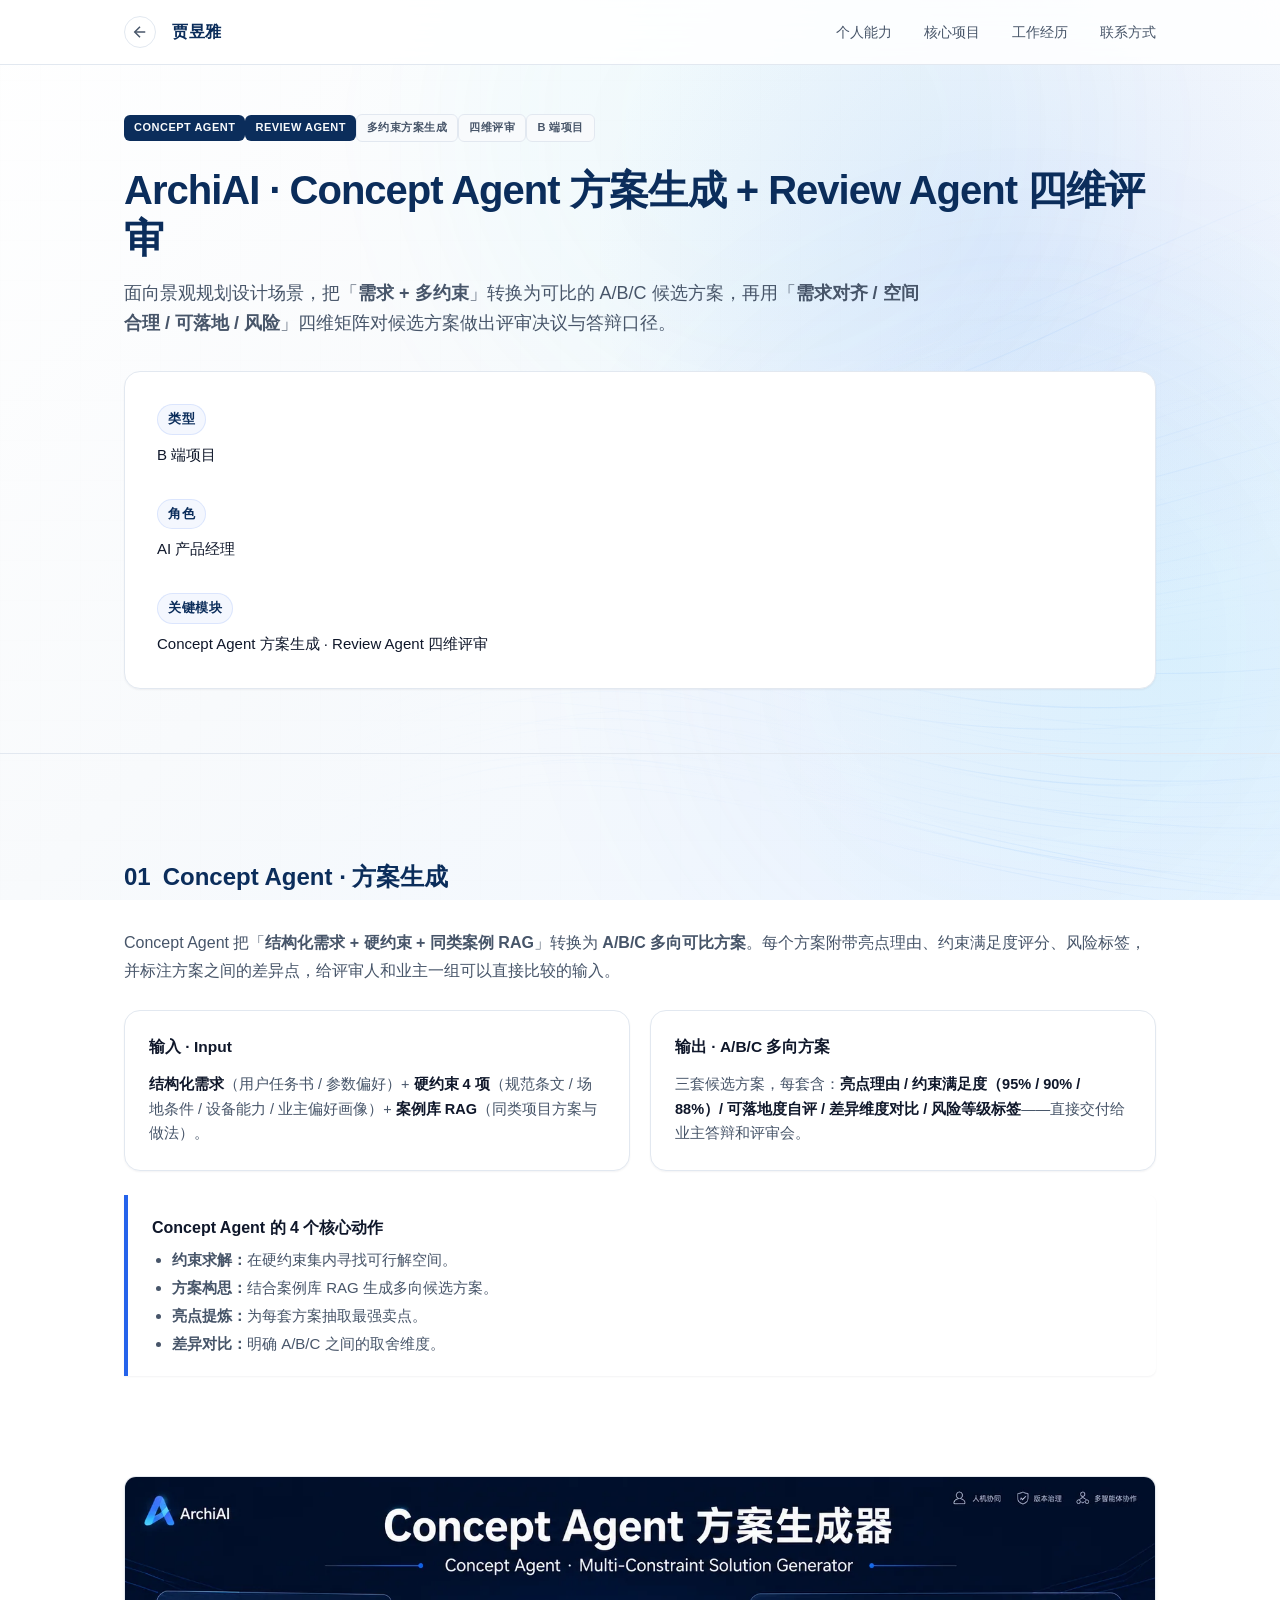
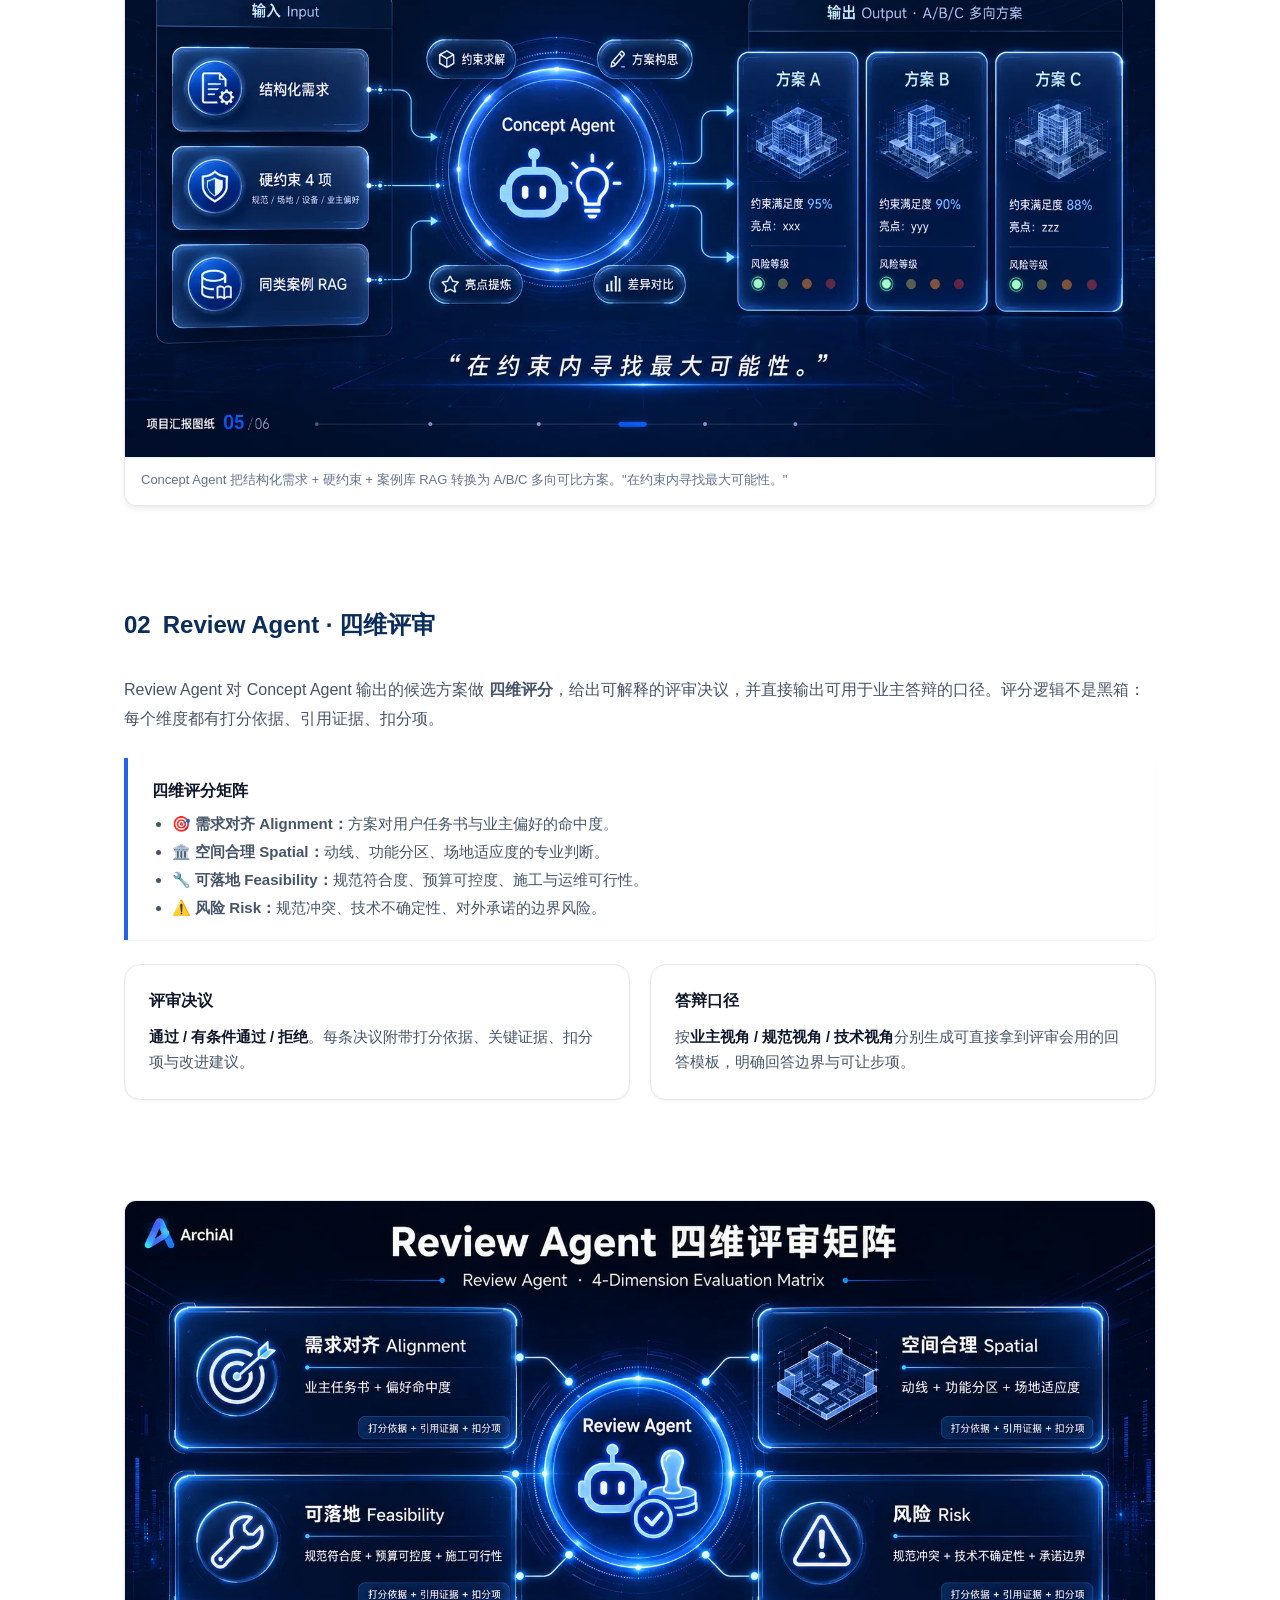
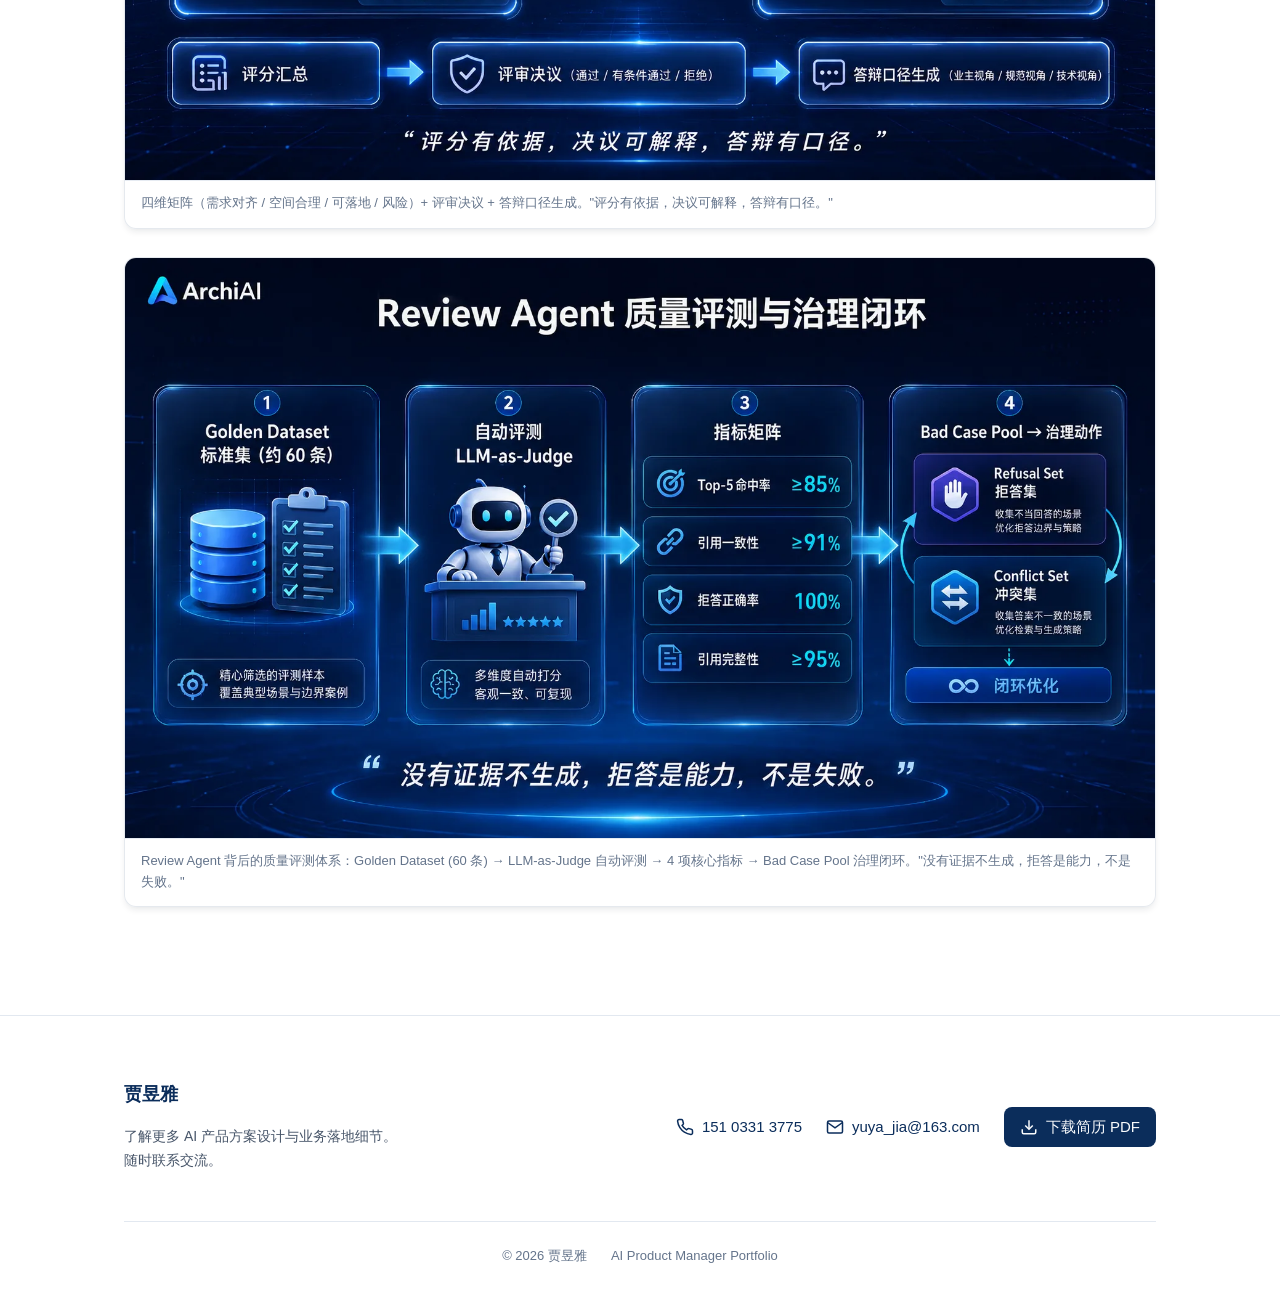
<file: archiai.html>
<!doctype html>
<html lang="zh-CN">
  <head>
    <meta charset="UTF-8" />
    <meta name="viewport" content="width=device-width, initial-scale=1.0" />
    <title>ArchiAI · Concept Agent + Review Agent - 贾昱雅</title>
    <meta
      name="description"
      content="ArchiAI 项目核心模块：Concept Agent 在多约束下生成 A/B/C 可比方案，Review Agent 用四维矩阵做评审决议与答辩口径输出。"
    />
    <link rel="stylesheet" href="assets/style.css" />
  </head>
  <body class="page-detail">
    <!-- Global Tech Background -->
            <div class="site-bg" aria-hidden="true">
      <div class="bg-base"></div>
      <div class="bg-aurora bg-aurora-1"></div>
      <div class="bg-aurora bg-aurora-2"></div>

      <svg class="bg-fiber-svg" viewBox="0 0 1440 900" preserveAspectRatio="none">
        <defs>
          <linearGradient id="fiberEdgeFade" x1="0%" y1="0%" x2="100%" y2="0%">
            <stop offset="0%" stop-color="white" stop-opacity="0" />
            <stop offset="26%" stop-color="white" stop-opacity="0.04" />
            <stop offset="44%" stop-color="white" stop-opacity="0.34" />
            <stop offset="70%" stop-color="white" stop-opacity="0.9" />
            <stop offset="100%" stop-color="white" stop-opacity="1" />
          </linearGradient>

          <mask id="fiberMask">
            <rect x="0" y="0" width="1440" height="900" fill="url(#fiberEdgeFade)" />
          </mask>

          <linearGradient id="ambientGradient" x1="0%" y1="0%" x2="100%" y2="0%">
            <stop offset="0%" stop-color="rgba(255,255,255,0)" />
            <stop offset="35%" stop-color="rgba(147,197,253,0.14)" />
            <stop offset="62%" stop-color="rgba(255,255,255,0.18)" />
            <stop offset="100%" stop-color="rgba(255,255,255,0)" />
          </linearGradient>

          <linearGradient id="silkGradient" x1="0%" y1="0%" x2="100%" y2="0%">
            <stop offset="0%" stop-color="rgba(255,255,255,0)" />
            <stop offset="16%" stop-color="rgba(191,219,254,0.16)" />
            <stop offset="36%" stop-color="rgba(147,197,253,0.34)" />
            <stop offset="56%" stop-color="rgba(255,255,255,0.48)" />
            <stop offset="76%" stop-color="rgba(96,165,250,0.30)" />
            <stop offset="100%" stop-color="rgba(255,255,255,0)" />
          </linearGradient>

          <linearGradient id="highlightGradient" x1="0%" y1="0%" x2="100%" y2="0%">
            <stop offset="0%" stop-color="rgba(255,255,255,0)" />
            <stop offset="32%" stop-color="rgba(255,255,255,0.22)" />
            <stop offset="52%" stop-color="rgba(255,255,255,0.68)" />
            <stop offset="70%" stop-color="rgba(96,165,250,0.30)" />
            <stop offset="100%" stop-color="rgba(255,255,255,0)" />
          </linearGradient>

          <filter id="ambientBlur" x="-20%" y="-20%" width="140%" height="140%" color-interpolation-filters="sRGB">
            <feGaussianBlur stdDeviation="16" />
          </filter>
          <filter id="tinyGlow" x="-20%" y="-20%" width="140%" height="140%" color-interpolation-filters="sRGB">
            <feGaussianBlur stdDeviation="0.45" result="blur" />
            <feMerge>
              <feMergeNode in="blur" />
              <feMergeNode in="SourceGraphic" />
            </feMerge>
          </filter>
          <filter id="smallGlow" x="-20%" y="-20%" width="140%" height="140%" color-interpolation-filters="sRGB">
            <feGaussianBlur stdDeviation="0.9" result="blur" />
            <feMerge>
              <feMergeNode in="blur" />
              <feMergeNode in="SourceGraphic" />
            </feMerge>
          </filter>
        </defs>

        <g class="fiber-bundle" mask="url(#fiberMask)">
          <g class="fiber-ambient">
            <path d="M1530,790 C1250,850 1040,808 780,742 C600,696 440,720 260,795" />
            <path d="M1500,690 C1260,730 1030,710 770,650 C590,610 480,635 330,720" />
            <path d="M1610,860 C1330,905 1090,880 840,815 C645,765 470,780 230,870" />
            <path d="M1510,420 C1240,500 1030,548 780,520 C610,500 500,545 390,620" />
            <path d="M1460,170 C1210,235 1045,325 780,365 C635,388 540,430 460,505" />
            <path d="M1640,930 C1350,890 1120,900 900,850 C700,805 480,815 220,875" />
            <path d="M1560,610 C1320,650 1095,650 860,608 C680,576 535,600 400,670" />
            <path d="M1585,755 C1345,820 1115,800 890,735 C710,684 560,688 360,770" />
            <path d="M1495,310 C1265,392 1080,472 838,486 C655,496 530,545 390,642" />
            <path d="M1670,815 C1410,870 1165,846 925,780 C735,728 555,745 285,858" />
          </g>

          <g class="fiber-silk">
            <path d="M1560,795 C1300,842 1092,808 874,748 C722,707 590,688 470,712 C360,734 250,775 120,842" />
            <path d="M1518,760 C1272,808 1084,782 885,724 C728,678 600,660 502,685 C410,708 310,754 180,812" />
            <path d="M1604,842 C1340,876 1125,842 910,782 C742,736 610,710 492,730 C386,748 270,800 92,888" />
            <path d="M1474,704 C1238,744 1048,736 842,684 C684,644 572,644 472,690 C382,730 290,790 170,858" />
            <path d="M1620,895 C1375,904 1145,880 930,826 C760,784 605,770 460,804 C330,832 218,872 92,914" />
            <path d="M1492,630 C1268,678 1062,682 858,630 C700,590 585,600 475,652 C386,694 300,760 190,828" />
            <path d="M1548,580 C1292,628 1080,648 862,596 C698,558 592,568 500,618 C410,666 320,720 210,772" />
            <path d="M1466,510 C1248,570 1060,608 850,576 C700,554 604,568 520,620 C444,668 350,714 238,760" />
            <path d="M1568,460 C1328,526 1092,584 858,548 C696,522 602,534 520,578 C438,622 366,674 270,728" />
            <path d="M1498,388 C1260,458 1068,530 842,514 C688,502 590,526 506,574 C424,620 350,666 278,704" />
            <path d="M1512,312 C1270,390 1086,482 850,482 C690,482 590,512 510,558 C438,600 365,648 285,692" />
            <path d="M1448,222 C1238,302 1068,405 835,432 C690,448 596,486 516,530 C448,568 390,610 325,660" />
            <path d="M1575,150 C1310,226 1138,336 892,385 C735,416 628,462 542,512 C470,554 410,594 350,638" />
            <path d="M1590,260 C1326,330 1120,410 884,438 C720,458 620,490 538,540 C452,592 384,632 310,668" />
            <path d="M1540,710 C1300,765 1115,748 922,690 C765,644 632,632 520,672 C418,708 340,766 230,842" />
            <path d="M1650,745 C1392,800 1160,792 936,724 C762,672 622,660 498,706 C398,742 302,798 155,872" />
            <path d="M1510,820 C1278,852 1088,822 900,770 C742,726 640,716 530,744 C424,772 312,824 165,890" />
            <path d="M1598,670 C1348,720 1130,722 912,665 C740,620 630,620 526,662 C432,700 338,752 228,815" />
            <path d="M1460,600 C1248,642 1060,654 870,606 C715,568 610,576 516,624 C430,668 352,718 260,776" />
            <path d="M1520,540 C1298,594 1100,616 890,572 C724,538 616,546 526,592 C445,634 378,680 292,738" />
            <path d="M1440,462 C1234,520 1048,558 846,532 C696,512 608,528 536,574 C464,620 398,664 320,710" />
            <path d="M1485,360 C1262,432 1086,492 862,492 C710,492 614,518 538,562 C466,604 408,640 342,684" />
            <path d="M1610,910 C1370,892 1160,862 940,805 C768,760 625,748 486,782 C350,815 230,858 72,910" />
            <path d="M1548,878 C1322,884 1120,856 918,800 C758,756 622,742 500,770 C384,796 260,836 116,890" />
            <path d="M1660,812 C1406,846 1182,826 962,765 C795,718 654,704 520,735 C396,762 286,815 130,880" />
            <path d="M1578,735 C1350,780 1140,766 932,708 C770,662 648,650 532,690 C424,728 320,780 190,850" />
            <path d="M1502,285 C1290,350 1128,430 900,458 C742,478 642,505 560,552 C492,590 430,630 364,672" />
            <path d="M1532,188 C1302,258 1138,360 906,405 C754,434 650,478 570,526 C500,568 442,608 382,648" />
            <path d="M1640,390 C1398,448 1190,522 950,526 C786,530 674,548 586,594 C510,632 446,666 374,704" />
            <path d="M1588,500 C1348,558 1136,610 906,590 C744,576 632,584 540,630 C454,672 380,716 290,770" />
            <path d="M1490,930 C1260,892 1080,870 886,815 C735,772 610,770 492,805 C384,838 280,878 125,922" />
            <path d="M1680,640 C1415,682 1190,690 952,632 C778,590 654,590 542,636 C442,676 352,726 236,792" />
            <path d="M1625,705 C1390,742 1185,736 980,682 C820,640 700,636 582,675 C470,712 372,770 250,835" />
            <path d="M1545,760 C1315,805 1110,790 912,730 C760,684 632,678 515,718 C410,754 310,812 172,875" />
            <path d="M1665,865 C1418,878 1202,852 986,796 C810,750 662,740 518,776 C386,810 260,858 86,920" />
            <path d="M1510,675 C1288,724 1098,718 902,658 C748,612 626,612 514,658 C420,696 328,754 214,822" />
            <path d="M1590,620 C1358,670 1150,680 930,625 C760,584 642,590 534,638 C436,682 346,736 235,800" />
            <path d="M1478,570 C1265,622 1076,642 875,598 C720,564 612,574 516,624 C428,668 348,724 248,785" />
            <path d="M1618,530 C1385,586 1170,630 940,602 C780,582 656,590 548,642 C452,690 370,744 260,810" />
            <path d="M1545,438 C1320,506 1124,560 902,548 C742,540 632,560 532,612 C448,656 375,704 292,752" />
            <path d="M1595,350 C1365,420 1168,490 930,502 C760,510 642,536 545,586 C462,628 395,674 318,720" />
            <path d="M1488,255 C1275,335 1095,420 862,452 C710,472 612,506 528,554 C454,596 394,640 326,682" />
            <path d="M1660,775 C1425,820 1204,810 980,748 C810,702 670,698 536,738 C420,772 305,832 146,900" />
            <path d="M1538,900 C1310,878 1115,845 908,792 C750,752 620,748 495,782 C380,814 274,865 118,930" />
          </g>

          <g class="fiber-micro">
            <path d="M1542,778 C1315,814 1116,790 912,738 C756,698 628,684 512,712 C410,736 310,778 188,835" />
            <path d="M1570,812 C1338,848 1138,820 926,762 C768,720 642,708 528,736 C428,758 318,804 170,874" />
            <path d="M1490,690 C1260,738 1080,726 882,676 C724,638 606,638 500,682 C410,720 326,775 226,835" />
            <path d="M1608,875 C1372,886 1160,858 940,810 C770,772 620,766 482,798 C358,826 246,870 92,925" />
            <path d="M1516,615 C1296,660 1098,666 894,620 C736,584 620,590 518,636 C426,676 344,728 244,782" />
            <path d="M1478,536 C1260,588 1070,620 860,588 C708,566 610,576 522,624 C440,666 362,710 268,754" />
            <path d="M1560,478 C1328,538 1110,590 884,560 C728,538 624,548 538,592 C456,634 382,682 294,730" />
            <path d="M1488,402 C1272,468 1086,532 866,520 C710,512 610,534 526,580 C450,622 384,664 308,708" />
            <path d="M1538,338 C1305,404 1120,478 894,482 C734,486 628,512 544,558 C470,598 410,638 342,680" />
            <path d="M1458,240 C1248,318 1078,412 846,438 C704,454 612,492 532,538 C462,578 402,620 334,662" />
            <path d="M1582,166 C1334,240 1150,342 912,390 C760,420 660,462 578,512 C508,552 450,594 386,636" />
            <path d="M1655,700 C1400,748 1180,748 954,692 C782,650 650,645 532,686 C432,722 338,772 220,842" />
            <path d="M1528,845 C1300,866 1098,836 898,784 C746,744 634,736 520,762 C412,788 302,836 160,900" />
            <path d="M1618,588 C1378,638 1160,654 930,610 C760,578 648,580 548,626 C454,668 370,718 260,788" />
            <path d="M1508,918 C1282,884 1088,856 892,805 C742,766 620,762 502,796 C390,828 286,870 130,924" />
            <path d="M1668,812 C1420,840 1198,822 974,762 C808,718 668,704 536,736 C414,764 302,815 146,884" />
            <path d="M1600,735 C1370,770 1160,760 950,704 C790,662 660,658 540,696 C436,728 336,782 210,850" />
            <path d="M1555,788 C1328,826 1130,808 928,752 C772,710 646,704 526,738 C418,768 310,820 166,888" />
            <path d="M1642,882 C1408,884 1190,854 970,804 C800,766 646,758 500,792 C364,824 252,870 98,926" />
            <path d="M1498,650 C1278,698 1088,696 890,646 C732,606 616,612 512,660 C422,702 342,756 236,820" />
            <path d="M1588,558 C1355,612 1142,640 916,602 C756,574 640,582 536,632 C442,676 360,730 252,794" />
            <path d="M1518,475 C1298,535 1105,582 888,560 C732,544 626,558 530,608 C448,650 374,700 292,748" />
            <path d="M1635,420 C1400,482 1190,538 952,534 C790,532 668,552 560,602 C470,644 398,692 316,735" />
            <path d="M1560,300 C1340,372 1155,452 918,476 C750,494 638,526 542,574 C462,614 398,654 330,696" />
            <path d="M1470,205 C1265,286 1095,388 858,428 C710,452 612,490 530,536 C462,576 402,620 340,660" />
            <path d="M1670,675 C1425,720 1198,724 966,670 C792,628 660,628 540,672 C434,710 342,762 220,832" />
            <path d="M1598,825 C1365,850 1150,828 940,770 C778,724 650,716 520,752 C400,786 292,840 138,904" />
            <path d="M1518,872 C1290,862 1096,832 900,780 C746,740 620,738 500,772 C386,804 282,852 130,912" />
          </g>

          <g class="fiber-highlight">
            <path d="M1530,740 C1300,790 1110,770 915,708 C780,666 660,650 540,688" style="animation-delay: 0s" />
            <path d="M1600,848 C1370,875 1160,845 940,788 C780,748 648,735 520,766" style="animation-delay: -5s" />
            <path d="M1505,570 C1285,625 1090,642 884,596 C735,564 624,570 535,618" style="animation-delay: -11s" />
            <path d="M1455,255 C1262,332 1088,420 858,446 C716,462 620,492 542,538" style="animation-delay: -17s" />
            <path d="M1585,430 C1360,500 1134,558 906,548 C752,542 642,556 548,600" style="animation-delay: -9s" />
            <path d="M1640,905 C1388,895 1162,862 930,805 C762,764 626,755 482,790" style="animation-delay: -21s" />
            <path d="M1500,682 C1288,730 1102,724 910,672 C768,633 642,630 535,670" style="animation-delay: -14s" />
            <path d="M1552,330 C1322,402 1138,480 906,492 C744,500 636,526 552,574" style="animation-delay: -3s" />
            <path d="M1620,792 C1400,825 1190,812 968,752 C800,706 664,694 530,730" style="animation-delay: -19s" />
            <path d="M1588,620 C1358,674 1145,682 930,626 C770,586 650,590 540,638" style="animation-delay: -7s" />
            <path d="M1660,870 C1422,880 1206,850 980,790 C812,746 666,738 522,776" style="animation-delay: -23s" />
            <path d="M1530,450 C1312,520 1120,570 902,558 C750,550 640,565 548,610" style="animation-delay: -13s" />
          </g>
        </g>
      </svg>

      <div class="bg-sparkles">
        <div class="particle p-0" style="width: 2.4px; height: 2.4px; top: 28%; left: 86%; animation-duration: 26s; animation-delay: -2s;"></div>
        <div class="particle p-1" style="width: 1.8px; height: 1.8px; top: 44%; left: 91%; animation-duration: 30s; animation-delay: -10s;"></div>
        <div class="particle p-2" style="width: 2.8px; height: 2.8px; top: 65%; left: 82%; animation-duration: 28s; animation-delay: -6s;"></div>
        <div class="particle p-3" style="width: 2.9px; height: 2.9px; top: 82%; left: 89%; animation-duration: 34s; animation-delay: -16s;"></div>
        <div class="particle p-4" style="width: 1.7px; height: 1.7px; top: 38%; left: 72%; animation-duration: 29s; animation-delay: -4s;"></div>
        <div class="particle p-5" style="width: 2.2px; height: 2.2px; top: 74%; left: 76%; animation-duration: 27s; animation-delay: -14s;"></div>
        <div class="particle p-6" style="width: 2.6px; height: 2.6px; top: 56%; left: 94%; animation-duration: 32s; animation-delay: -8s;"></div>
        <div class="particle p-7" style="width: 1.8px; height: 1.8px; top: 18%; left: 79%; animation-duration: 36s; animation-delay: -20s;"></div>
        <div class="particle p-8" style="width: 2.4px; height: 2.4px; top: 86%; left: 68%; animation-duration: 31s; animation-delay: -12s;"></div>
        <div class="particle p-9" style="width: 1.6px; height: 1.6px; top: 70%; left: 92%; animation-duration: 33s; animation-delay: -18s;"></div>
      </div>
    </div>
    <nav class="navbar">
      <div class="container">
        <div class="nav-left">
          <a class="nav-back" href="index.html#other-projects" aria-label="返回其他项目">
            <svg width="18" height="18" viewBox="0 0 24 24" fill="none" stroke="currentColor" stroke-width="2"><line x1="19" y1="12" x2="5" y2="12"/><polyline points="12 19 5 12 12 5"/></svg>
          </a>
          <a class="logo" href="index.html">贾昱雅</a>
        </div>
        <ul class="nav-links">
          <li><a href="index.html#about">个人能力</a></li>
          <li><a href="index.html#projects">核心项目</a></li>
          <li><a href="index.html#experience">工作经历</a></li>
          <li><a href="index.html#contact">联系方式</a></li>
        </ul>
        <button class="menu-toggle" aria-label="Toggle menu">
          <svg
            width="24"
            height="24"
            viewBox="0 0 24 24"
            fill="none"
            stroke="currentColor"
            stroke-width="2"
          >
            <path d="M3 12h18M3 6h18M3 18h18" />
          </svg>
        </button>
      </div>
    </nav>

    <header class="detail-hero section-reveal">
      <div class="hero-bg-grid subtle"></div>
      <div class="container relative">
        <div class="detail-tags">
          <span class="badge primary">CONCEPT AGENT</span
          ><span class="badge primary">REVIEW AGENT</span
          ><span class="badge">多约束方案生成</span
          ><span class="badge">四维评审</span
          ><span class="badge">B 端项目</span>
        </div>

        <h1>ArchiAI · Concept Agent 方案生成 + Review Agent 四维评审</h1>
        <p class="tagline">
          面向景观规划设计场景，把「<strong>需求 + 多约束</strong>」转换为可比的 A/B/C 候选方案，再用「<strong>需求对齐 / 空间合理 / 可落地 / 风险</strong>」四维矩阵对候选方案做出评审决议与答辩口径。
        </p>

        <div class="project-brief bento-card">
          <div class="brief-item">
            <div class="b-lbl">类型</div>
            <div class="b-val">B 端项目</div>
          </div>
          <div class="brief-item">
            <div class="b-lbl">角色</div>
            <div class="b-val">AI 产品经理</div>
          </div>
          <div class="brief-item">
            <div class="b-lbl">关键模块</div>
            <div class="b-val">Concept Agent 方案生成 · Review Agent 四维评审</div>
          </div>
        </div>
      </div>
    </header>

    <section class="project-content section-reveal">
      <div class="container">

        <div class="prose-block">
          <h2><span class="num">01</span> Concept Agent · 方案生成</h2>
          <p>
            Concept Agent 把「<strong>结构化需求 + 硬约束 + 同类案例 RAG</strong>」转换为 <strong>A/B/C 多向可比方案</strong>。每个方案附带亮点理由、约束满足度评分、风险标签，并标注方案之间的差异点，给评审人和业主一组可以直接比较的输入。
          </p>
          <div class="grid-card-2 mt-24">
            <div class="bento-card inner">
              <div class="icon-title">输入 · Input</div>
              <p>
                <strong>结构化需求</strong>（用户任务书 / 参数偏好）+ <strong>硬约束 4 项</strong>（规范条文 / 场地条件 / 设备能力 / 业主偏好画像）+ <strong>案例库 RAG</strong>（同类项目方案与做法）。
              </p>
            </div>
            <div class="bento-card inner">
              <div class="icon-title">输出 · A/B/C 多向方案</div>
              <p>
                三套候选方案，每套含：<strong>亮点理由 / 约束满足度（95% / 90% / 88%）/ 可落地度自评 / 差异维度对比 / 风险等级标签</strong>——直接交付给业主答辩和评审会。
              </p>
            </div>
          </div>
          <div class="callout-box mt-24">
            <div class="callout-title">Concept Agent 的 4 个核心动作</div>
            <ul>
              <li><strong>约束求解：</strong>在硬约束集内寻找可行解空间。</li>
              <li><strong>方案构思：</strong>结合案例库 RAG 生成多向候选方案。</li>
              <li><strong>亮点提炼：</strong>为每套方案抽取最强卖点。</li>
              <li><strong>差异对比：</strong>明确 A/B/C 之间的取舍维度。</li>
            </ul>
          </div>
        </div>

        <figure class="prose-figure">
          <img src="assets/images/archiai/01.webp" alt="Concept Agent 方案生成器" loading="lazy" />
          <figcaption>Concept Agent 把结构化需求 + 硬约束 + 案例库 RAG 转换为 A/B/C 多向可比方案。"在约束内寻找最大可能性。"</figcaption>
        </figure>

        <div class="prose-block">
          <h2><span class="num">02</span> Review Agent · 四维评审</h2>
          <p>
            Review Agent 对 Concept Agent 输出的候选方案做 <strong>四维评分</strong>，给出可解释的评审决议，并直接输出可用于业主答辩的口径。评分逻辑不是黑箱：每个维度都有打分依据、引用证据、扣分项。
          </p>
          <div class="callout-box">
            <div class="callout-title">四维评分矩阵</div>
            <ul>
              <li>🎯 <strong>需求对齐 Alignment：</strong>方案对用户任务书与业主偏好的命中度。</li>
              <li>🏛️ <strong>空间合理 Spatial：</strong>动线、功能分区、场地适应度的专业判断。</li>
              <li>🔧 <strong>可落地 Feasibility：</strong>规范符合度、预算可控度、施工与运维可行性。</li>
              <li>⚠️ <strong>风险 Risk：</strong>规范冲突、技术不确定性、对外承诺的边界风险。</li>
            </ul>
          </div>
          <div class="grid-card-2 mt-24">
            <div class="bento-card inner">
              <div class="icon-title">评审决议</div>
              <p>
                <strong>通过 / 有条件通过 / 拒绝</strong>。每条决议附带打分依据、关键证据、扣分项与改进建议。
              </p>
            </div>
            <div class="bento-card inner">
              <div class="icon-title">答辩口径</div>
              <p>
                按<strong>业主视角 / 规范视角 / 技术视角</strong>分别生成可直接拿到评审会用的回答模板，明确回答边界与可让步项。
              </p>
            </div>
          </div>
        </div>

        <figure class="prose-figure">
          <img src="assets/images/archiai/02.webp" alt="Review Agent 四维评审矩阵" loading="lazy" />
          <figcaption>四维矩阵（需求对齐 / 空间合理 / 可落地 / 风险）+ 评审决议 + 答辩口径生成。"评分有依据，决议可解释，答辩有口径。"</figcaption>
        </figure>

        <figure class="prose-figure">
          <img src="assets/images/archiai/03.webp" alt="Review Agent 质量评测与治理闭环" loading="lazy" />
          <figcaption>Review Agent 背后的质量评测体系：Golden Dataset (60 条) → LLM-as-Judge 自动评测 → 4 项核心指标 → Bad Case Pool 治理闭环。"没有证据不生成，拒答是能力，不是失败。"</figcaption>
        </figure>
      </div>
    </section>

    <footer id="contact">
      <div class="container">
        <div class="footer-grid">
          <div class="footer-info">
            <a class="logo" href="index.html">贾昱雅</a>
            <p>了解更多 AI 产品方案设计与业务落地细节。<br />随时联系交流。</p>
          </div>
          <div class="footer-links">
            <a href="tel:15103313775" class="contact-btn">
              <svg
                width="18"
                height="18"
                viewBox="0 0 24 24"
                fill="none"
                stroke="currentColor"
                stroke-width="2"
              >
                <path
                  d="M22 16.92v3a2 2 0 0 1-2.18 2 19.79 19.79 0 0 1-8.63-3.07 19.5 19.5 0 0 1-6-6 19.79 19.79 0 0 1-3.07-8.67A2 2 0 0 1 4.11 2h3a2 2 0 0 1 2 1.72 12.84 12.84 0 0 0 .7 2.81 2 2 0 0 1-.45 2.11L8.09 9.91a16 16 0 0 0 6 6l1.27-1.27a2 2 0 0 1 2.11-.45 12.84 12.84 0 0 0 2.81.7A2 2 0 0 1 22 16.92z"
                />
              </svg>
              151 0331 3775
            </a>
            <a href="mailto:yuya_jia@163.com" class="contact-btn">
              <svg
                width="18"
                height="18"
                viewBox="0 0 24 24"
                fill="none"
                stroke="currentColor"
                stroke-width="2"
              >
                <path
                  d="M4 4h16c1.1 0 2 .9 2 2v12c0 1.1-.9 2-2 2H4c-1.1 0-2-.9-2-2V6c0-1.1.9-2 2-2z"
                />
                <polyline points="22,6 12,13 2,6" />
              </svg>
              yuya_jia@163.com
            </a>
            <a href="assets/resume.pdf" class="contact-btn primary" download="贾昱雅(硕士)-AI产品.pdf">
              <svg width="18" height="18" viewBox="0 0 24 24" fill="none" stroke="currentColor" stroke-width="2">
                <path d="M21 15v4a2 2 0 0 1-2 2H5a2 2 0 0 1-2-2v-4" />
                <polyline points="7 10 12 15 17 10" />
                <line x1="12" y1="15" x2="12" y2="3" />
              </svg>
              下载简历 PDF
            </a>
          </div>
        </div>
        <div class="copyright">
          <span>© 2026 贾昱雅</span>
          <span class="separator"></span>
          <span>AI Product Manager Portfolio</span>
        </div>
      </div>
    </footer>

    <script type="module" src="assets/main.js"></script>
  </body>
</html>
</file>
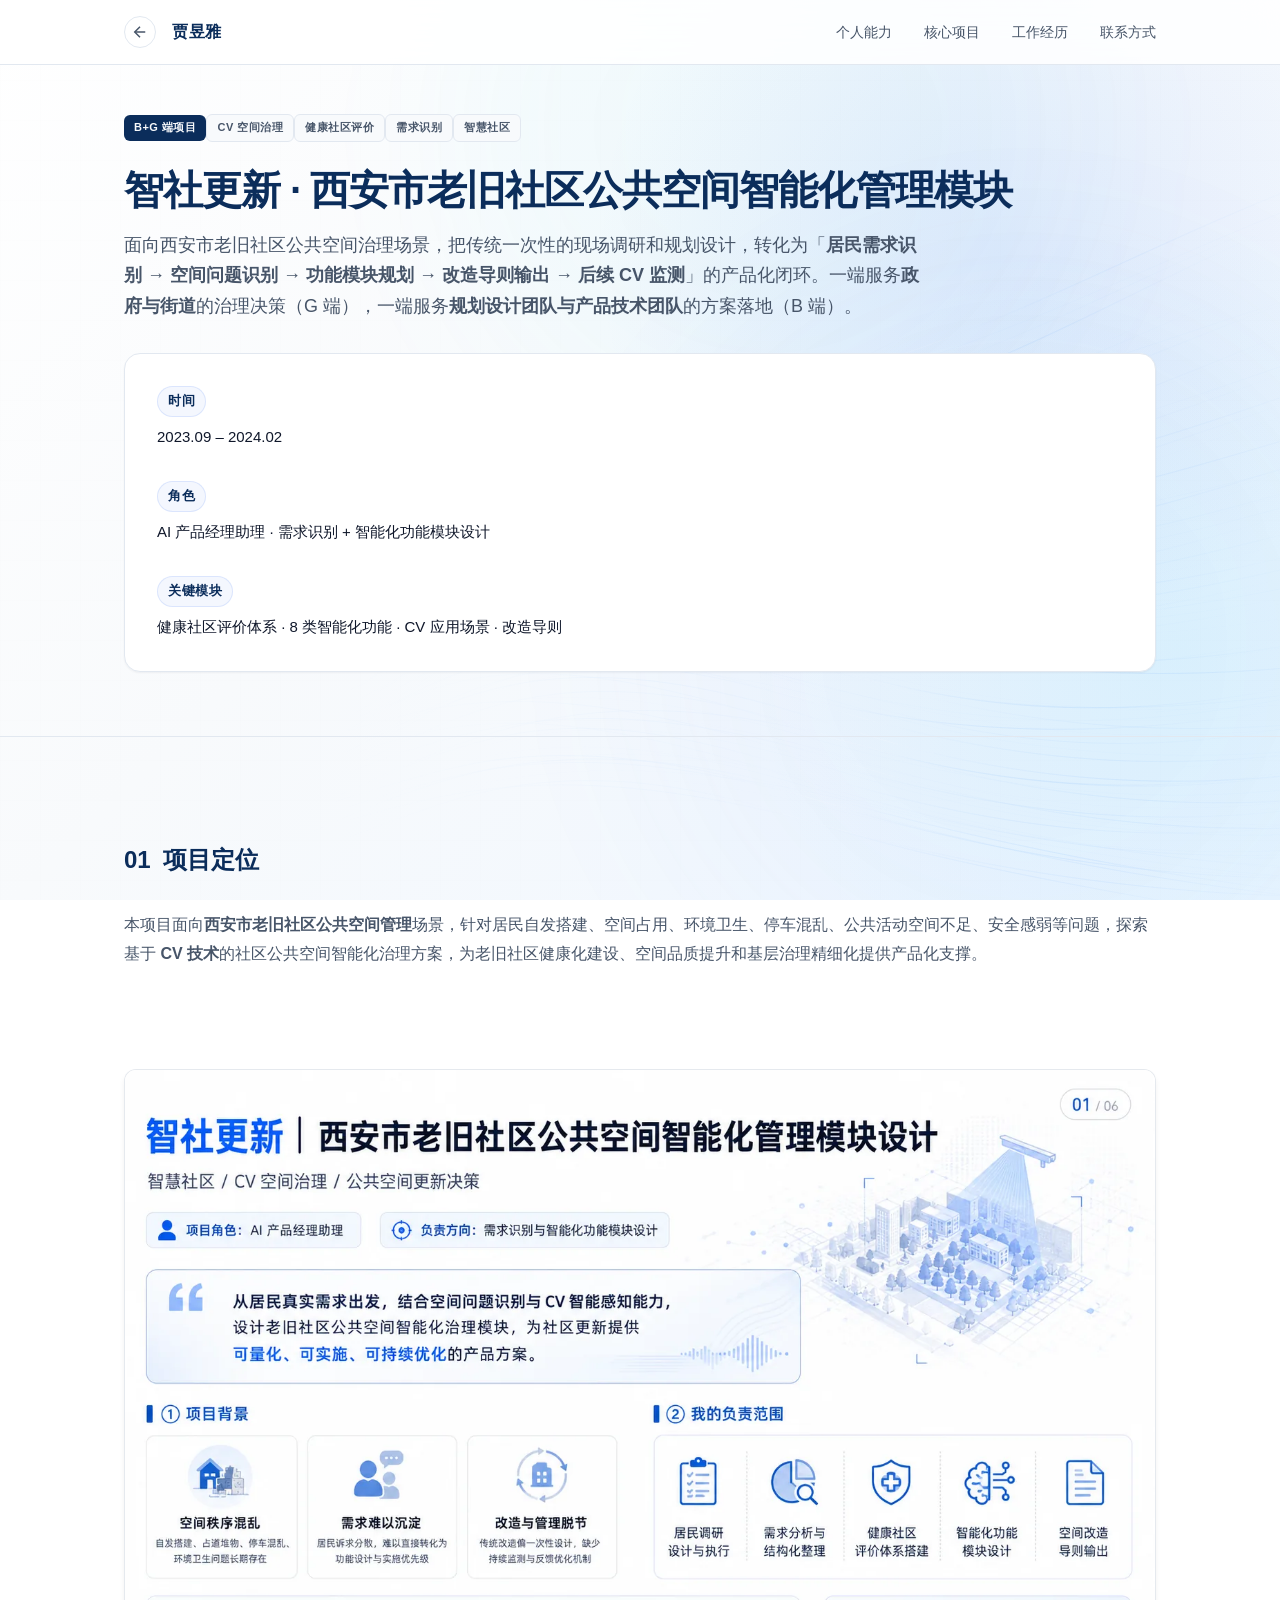
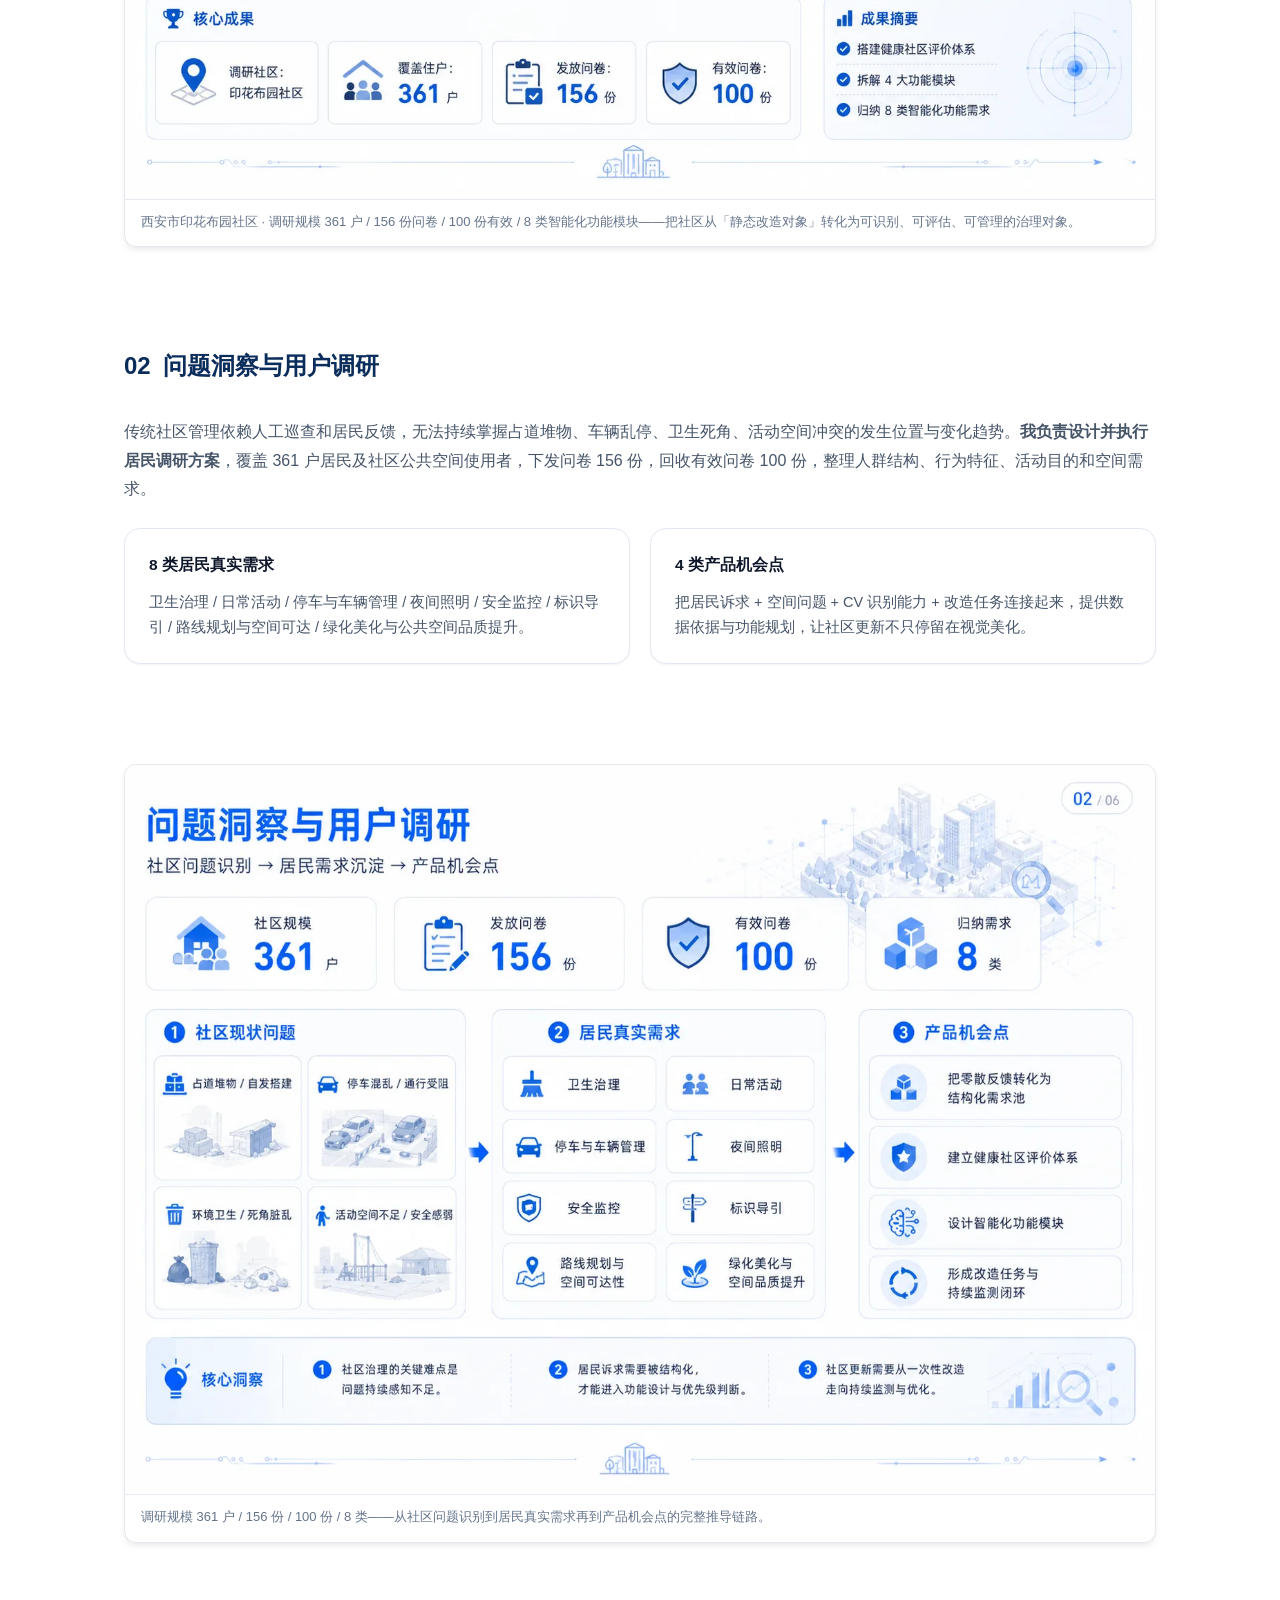
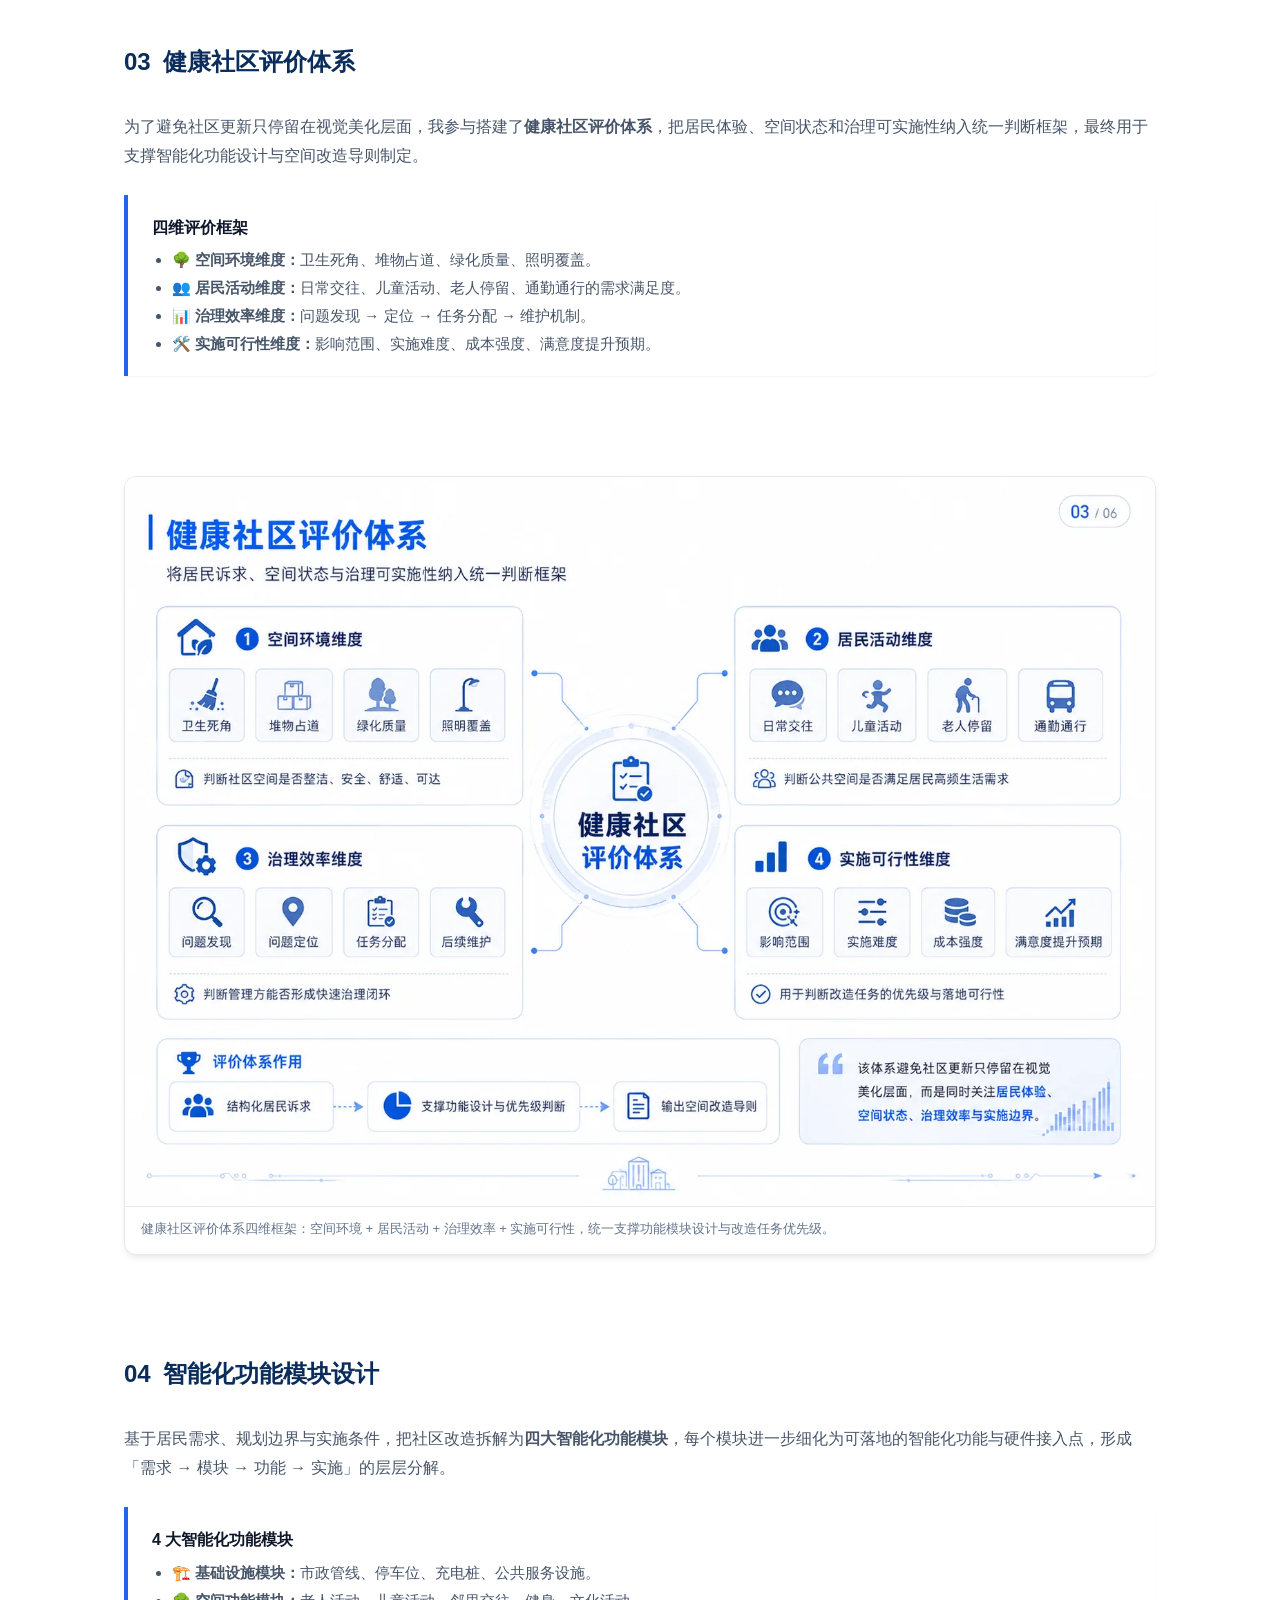
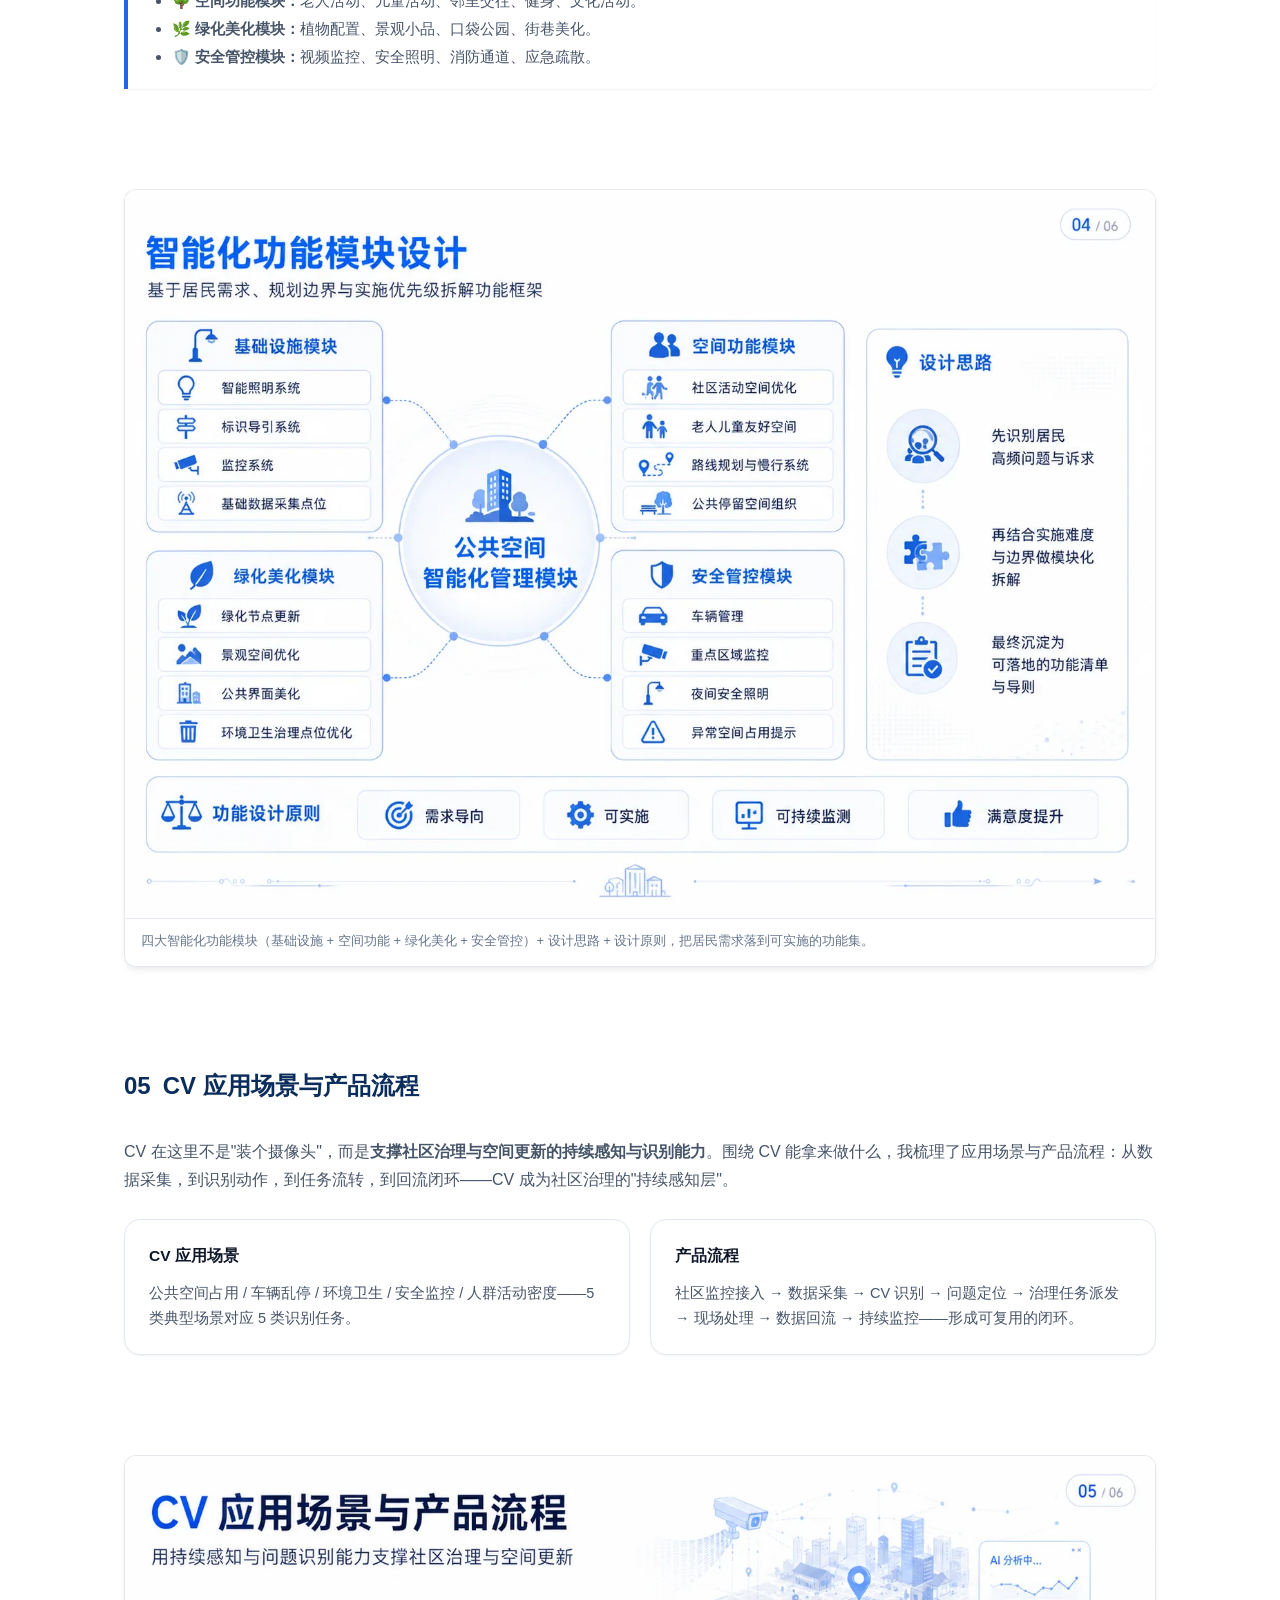
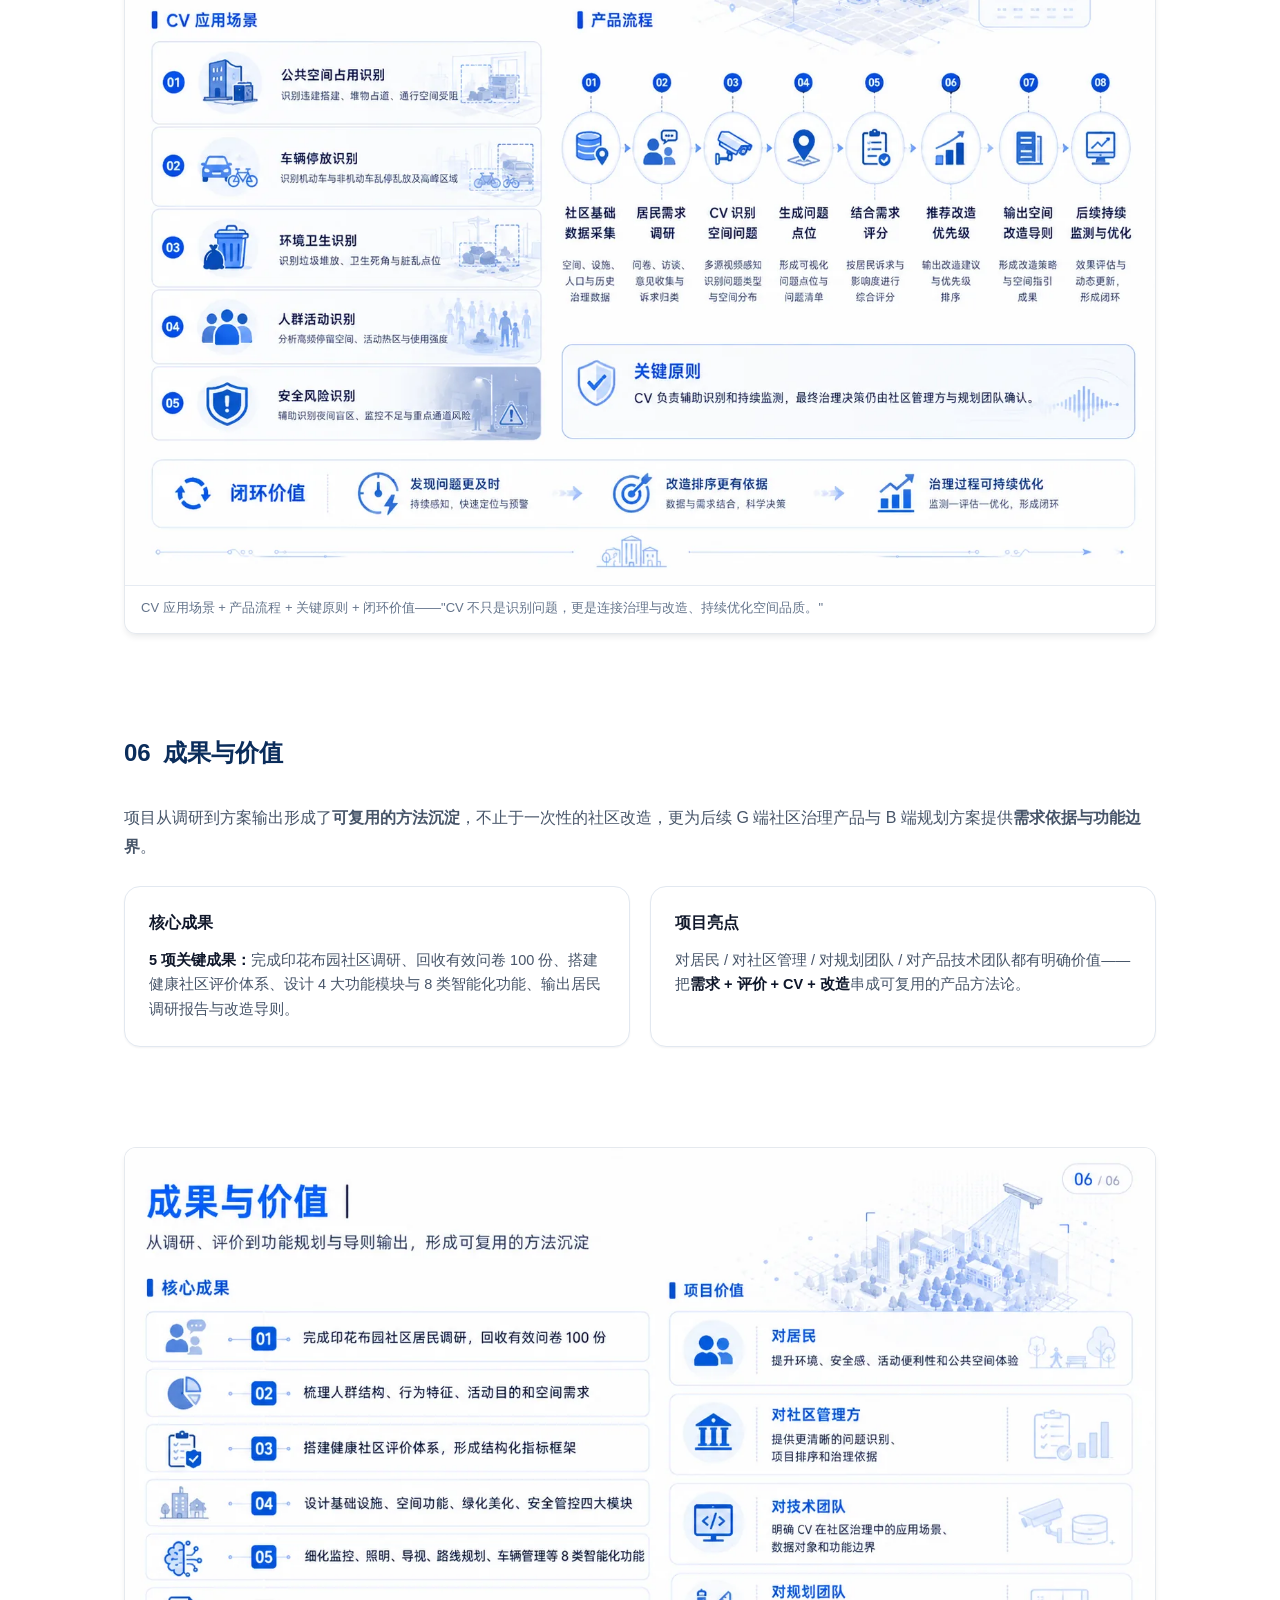
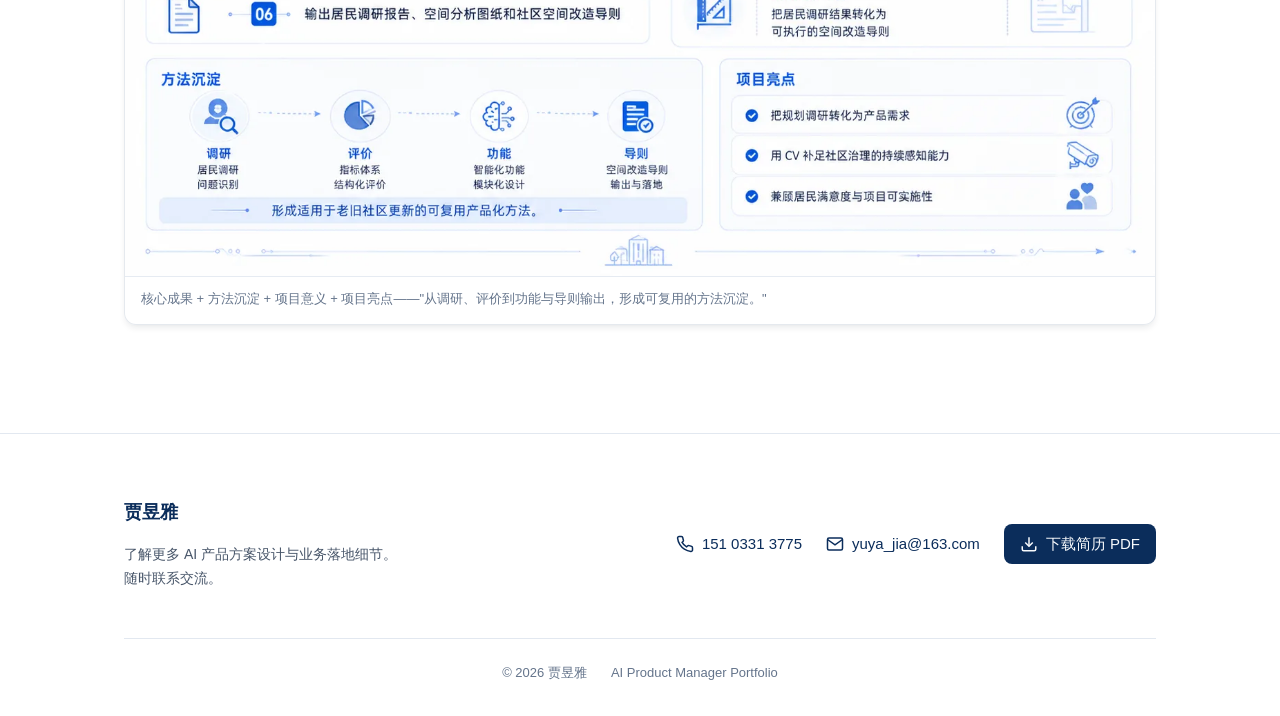
<file: community.html>
<!doctype html>
<html lang="zh-CN">
  <head>
    <meta charset="UTF-8" />
    <meta name="viewport" content="width=device-width, initial-scale=1.0" />
    <title>智社更新 · 西安市老旧社区公共空间智能化管理 - 贾昱雅</title>
    <meta
      name="description"
      content="智社更新项目面向西安市老旧社区公共空间治理，通过居民需求识别 + 健康社区评价体系 + 4 大智能化功能模块 + CV 应用场景，为 B 端规划团队与 G 端社区治理提供产品化支撑。"
    />
    <link rel="stylesheet" href="assets/style.css" />
  </head>
  <body class="page-detail">
    <!-- Global Tech Background -->
            <div class="site-bg" aria-hidden="true">
      <div class="bg-base"></div>
      <div class="bg-aurora bg-aurora-1"></div>
      <div class="bg-aurora bg-aurora-2"></div>

      <svg class="bg-fiber-svg" viewBox="0 0 1440 900" preserveAspectRatio="none">
        <defs>
          <linearGradient id="fiberEdgeFade" x1="0%" y1="0%" x2="100%" y2="0%">
            <stop offset="0%" stop-color="white" stop-opacity="0" />
            <stop offset="26%" stop-color="white" stop-opacity="0.04" />
            <stop offset="44%" stop-color="white" stop-opacity="0.34" />
            <stop offset="70%" stop-color="white" stop-opacity="0.9" />
            <stop offset="100%" stop-color="white" stop-opacity="1" />
          </linearGradient>

          <mask id="fiberMask">
            <rect x="0" y="0" width="1440" height="900" fill="url(#fiberEdgeFade)" />
          </mask>

          <linearGradient id="ambientGradient" x1="0%" y1="0%" x2="100%" y2="0%">
            <stop offset="0%" stop-color="rgba(255,255,255,0)" />
            <stop offset="35%" stop-color="rgba(147,197,253,0.14)" />
            <stop offset="62%" stop-color="rgba(255,255,255,0.18)" />
            <stop offset="100%" stop-color="rgba(255,255,255,0)" />
          </linearGradient>

          <linearGradient id="silkGradient" x1="0%" y1="0%" x2="100%" y2="0%">
            <stop offset="0%" stop-color="rgba(255,255,255,0)" />
            <stop offset="16%" stop-color="rgba(191,219,254,0.16)" />
            <stop offset="36%" stop-color="rgba(147,197,253,0.34)" />
            <stop offset="56%" stop-color="rgba(255,255,255,0.48)" />
            <stop offset="76%" stop-color="rgba(96,165,250,0.30)" />
            <stop offset="100%" stop-color="rgba(255,255,255,0)" />
          </linearGradient>

          <linearGradient id="highlightGradient" x1="0%" y1="0%" x2="100%" y2="0%">
            <stop offset="0%" stop-color="rgba(255,255,255,0)" />
            <stop offset="32%" stop-color="rgba(255,255,255,0.22)" />
            <stop offset="52%" stop-color="rgba(255,255,255,0.68)" />
            <stop offset="70%" stop-color="rgba(96,165,250,0.30)" />
            <stop offset="100%" stop-color="rgba(255,255,255,0)" />
          </linearGradient>

          <filter id="ambientBlur" x="-20%" y="-20%" width="140%" height="140%" color-interpolation-filters="sRGB">
            <feGaussianBlur stdDeviation="16" />
          </filter>
          <filter id="tinyGlow" x="-20%" y="-20%" width="140%" height="140%" color-interpolation-filters="sRGB">
            <feGaussianBlur stdDeviation="0.45" result="blur" />
            <feMerge>
              <feMergeNode in="blur" />
              <feMergeNode in="SourceGraphic" />
            </feMerge>
          </filter>
          <filter id="smallGlow" x="-20%" y="-20%" width="140%" height="140%" color-interpolation-filters="sRGB">
            <feGaussianBlur stdDeviation="0.9" result="blur" />
            <feMerge>
              <feMergeNode in="blur" />
              <feMergeNode in="SourceGraphic" />
            </feMerge>
          </filter>
        </defs>

        <g class="fiber-bundle" mask="url(#fiberMask)">
          <g class="fiber-ambient">
            <path d="M1530,790 C1250,850 1040,808 780,742 C600,696 440,720 260,795" />
            <path d="M1500,690 C1260,730 1030,710 770,650 C590,610 480,635 330,720" />
            <path d="M1610,860 C1330,905 1090,880 840,815 C645,765 470,780 230,870" />
            <path d="M1510,420 C1240,500 1030,548 780,520 C610,500 500,545 390,620" />
            <path d="M1460,170 C1210,235 1045,325 780,365 C635,388 540,430 460,505" />
            <path d="M1640,930 C1350,890 1120,900 900,850 C700,805 480,815 220,875" />
            <path d="M1560,610 C1320,650 1095,650 860,608 C680,576 535,600 400,670" />
            <path d="M1585,755 C1345,820 1115,800 890,735 C710,684 560,688 360,770" />
            <path d="M1495,310 C1265,392 1080,472 838,486 C655,496 530,545 390,642" />
            <path d="M1670,815 C1410,870 1165,846 925,780 C735,728 555,745 285,858" />
          </g>

          <g class="fiber-silk">
            <path d="M1560,795 C1300,842 1092,808 874,748 C722,707 590,688 470,712 C360,734 250,775 120,842" />
            <path d="M1518,760 C1272,808 1084,782 885,724 C728,678 600,660 502,685 C410,708 310,754 180,812" />
            <path d="M1604,842 C1340,876 1125,842 910,782 C742,736 610,710 492,730 C386,748 270,800 92,888" />
            <path d="M1474,704 C1238,744 1048,736 842,684 C684,644 572,644 472,690 C382,730 290,790 170,858" />
            <path d="M1620,895 C1375,904 1145,880 930,826 C760,784 605,770 460,804 C330,832 218,872 92,914" />
            <path d="M1492,630 C1268,678 1062,682 858,630 C700,590 585,600 475,652 C386,694 300,760 190,828" />
            <path d="M1548,580 C1292,628 1080,648 862,596 C698,558 592,568 500,618 C410,666 320,720 210,772" />
            <path d="M1466,510 C1248,570 1060,608 850,576 C700,554 604,568 520,620 C444,668 350,714 238,760" />
            <path d="M1568,460 C1328,526 1092,584 858,548 C696,522 602,534 520,578 C438,622 366,674 270,728" />
            <path d="M1498,388 C1260,458 1068,530 842,514 C688,502 590,526 506,574 C424,620 350,666 278,704" />
            <path d="M1512,312 C1270,390 1086,482 850,482 C690,482 590,512 510,558 C438,600 365,648 285,692" />
            <path d="M1448,222 C1238,302 1068,405 835,432 C690,448 596,486 516,530 C448,568 390,610 325,660" />
            <path d="M1575,150 C1310,226 1138,336 892,385 C735,416 628,462 542,512 C470,554 410,594 350,638" />
            <path d="M1590,260 C1326,330 1120,410 884,438 C720,458 620,490 538,540 C452,592 384,632 310,668" />
            <path d="M1540,710 C1300,765 1115,748 922,690 C765,644 632,632 520,672 C418,708 340,766 230,842" />
            <path d="M1650,745 C1392,800 1160,792 936,724 C762,672 622,660 498,706 C398,742 302,798 155,872" />
            <path d="M1510,820 C1278,852 1088,822 900,770 C742,726 640,716 530,744 C424,772 312,824 165,890" />
            <path d="M1598,670 C1348,720 1130,722 912,665 C740,620 630,620 526,662 C432,700 338,752 228,815" />
            <path d="M1460,600 C1248,642 1060,654 870,606 C715,568 610,576 516,624 C430,668 352,718 260,776" />
            <path d="M1520,540 C1298,594 1100,616 890,572 C724,538 616,546 526,592 C445,634 378,680 292,738" />
            <path d="M1440,462 C1234,520 1048,558 846,532 C696,512 608,528 536,574 C464,620 398,664 320,710" />
            <path d="M1485,360 C1262,432 1086,492 862,492 C710,492 614,518 538,562 C466,604 408,640 342,684" />
            <path d="M1610,910 C1370,892 1160,862 940,805 C768,760 625,748 486,782 C350,815 230,858 72,910" />
            <path d="M1548,878 C1322,884 1120,856 918,800 C758,756 622,742 500,770 C384,796 260,836 116,890" />
            <path d="M1660,812 C1406,846 1182,826 962,765 C795,718 654,704 520,735 C396,762 286,815 130,880" />
            <path d="M1578,735 C1350,780 1140,766 932,708 C770,662 648,650 532,690 C424,728 320,780 190,850" />
            <path d="M1502,285 C1290,350 1128,430 900,458 C742,478 642,505 560,552 C492,590 430,630 364,672" />
            <path d="M1532,188 C1302,258 1138,360 906,405 C754,434 650,478 570,526 C500,568 442,608 382,648" />
            <path d="M1640,390 C1398,448 1190,522 950,526 C786,530 674,548 586,594 C510,632 446,666 374,704" />
            <path d="M1588,500 C1348,558 1136,610 906,590 C744,576 632,584 540,630 C454,672 380,716 290,770" />
            <path d="M1490,930 C1260,892 1080,870 886,815 C735,772 610,770 492,805 C384,838 280,878 125,922" />
            <path d="M1680,640 C1415,682 1190,690 952,632 C778,590 654,590 542,636 C442,676 352,726 236,792" />
            <path d="M1625,705 C1390,742 1185,736 980,682 C820,640 700,636 582,675 C470,712 372,770 250,835" />
            <path d="M1545,760 C1315,805 1110,790 912,730 C760,684 632,678 515,718 C410,754 310,812 172,875" />
            <path d="M1665,865 C1418,878 1202,852 986,796 C810,750 662,740 518,776 C386,810 260,858 86,920" />
            <path d="M1510,675 C1288,724 1098,718 902,658 C748,612 626,612 514,658 C420,696 328,754 214,822" />
            <path d="M1590,620 C1358,670 1150,680 930,625 C760,584 642,590 534,638 C436,682 346,736 235,800" />
            <path d="M1478,570 C1265,622 1076,642 875,598 C720,564 612,574 516,624 C428,668 348,724 248,785" />
            <path d="M1618,530 C1385,586 1170,630 940,602 C780,582 656,590 548,642 C452,690 370,744 260,810" />
            <path d="M1545,438 C1320,506 1124,560 902,548 C742,540 632,560 532,612 C448,656 375,704 292,752" />
            <path d="M1595,350 C1365,420 1168,490 930,502 C760,510 642,536 545,586 C462,628 395,674 318,720" />
            <path d="M1488,255 C1275,335 1095,420 862,452 C710,472 612,506 528,554 C454,596 394,640 326,682" />
            <path d="M1660,775 C1425,820 1204,810 980,748 C810,702 670,698 536,738 C420,772 305,832 146,900" />
            <path d="M1538,900 C1310,878 1115,845 908,792 C750,752 620,748 495,782 C380,814 274,865 118,930" />
          </g>

          <g class="fiber-micro">
            <path d="M1542,778 C1315,814 1116,790 912,738 C756,698 628,684 512,712 C410,736 310,778 188,835" />
            <path d="M1570,812 C1338,848 1138,820 926,762 C768,720 642,708 528,736 C428,758 318,804 170,874" />
            <path d="M1490,690 C1260,738 1080,726 882,676 C724,638 606,638 500,682 C410,720 326,775 226,835" />
            <path d="M1608,875 C1372,886 1160,858 940,810 C770,772 620,766 482,798 C358,826 246,870 92,925" />
            <path d="M1516,615 C1296,660 1098,666 894,620 C736,584 620,590 518,636 C426,676 344,728 244,782" />
            <path d="M1478,536 C1260,588 1070,620 860,588 C708,566 610,576 522,624 C440,666 362,710 268,754" />
            <path d="M1560,478 C1328,538 1110,590 884,560 C728,538 624,548 538,592 C456,634 382,682 294,730" />
            <path d="M1488,402 C1272,468 1086,532 866,520 C710,512 610,534 526,580 C450,622 384,664 308,708" />
            <path d="M1538,338 C1305,404 1120,478 894,482 C734,486 628,512 544,558 C470,598 410,638 342,680" />
            <path d="M1458,240 C1248,318 1078,412 846,438 C704,454 612,492 532,538 C462,578 402,620 334,662" />
            <path d="M1582,166 C1334,240 1150,342 912,390 C760,420 660,462 578,512 C508,552 450,594 386,636" />
            <path d="M1655,700 C1400,748 1180,748 954,692 C782,650 650,645 532,686 C432,722 338,772 220,842" />
            <path d="M1528,845 C1300,866 1098,836 898,784 C746,744 634,736 520,762 C412,788 302,836 160,900" />
            <path d="M1618,588 C1378,638 1160,654 930,610 C760,578 648,580 548,626 C454,668 370,718 260,788" />
            <path d="M1508,918 C1282,884 1088,856 892,805 C742,766 620,762 502,796 C390,828 286,870 130,924" />
            <path d="M1668,812 C1420,840 1198,822 974,762 C808,718 668,704 536,736 C414,764 302,815 146,884" />
            <path d="M1600,735 C1370,770 1160,760 950,704 C790,662 660,658 540,696 C436,728 336,782 210,850" />
            <path d="M1555,788 C1328,826 1130,808 928,752 C772,710 646,704 526,738 C418,768 310,820 166,888" />
            <path d="M1642,882 C1408,884 1190,854 970,804 C800,766 646,758 500,792 C364,824 252,870 98,926" />
            <path d="M1498,650 C1278,698 1088,696 890,646 C732,606 616,612 512,660 C422,702 342,756 236,820" />
            <path d="M1588,558 C1355,612 1142,640 916,602 C756,574 640,582 536,632 C442,676 360,730 252,794" />
            <path d="M1518,475 C1298,535 1105,582 888,560 C732,544 626,558 530,608 C448,650 374,700 292,748" />
            <path d="M1635,420 C1400,482 1190,538 952,534 C790,532 668,552 560,602 C470,644 398,692 316,735" />
            <path d="M1560,300 C1340,372 1155,452 918,476 C750,494 638,526 542,574 C462,614 398,654 330,696" />
            <path d="M1470,205 C1265,286 1095,388 858,428 C710,452 612,490 530,536 C462,576 402,620 340,660" />
            <path d="M1670,675 C1425,720 1198,724 966,670 C792,628 660,628 540,672 C434,710 342,762 220,832" />
            <path d="M1598,825 C1365,850 1150,828 940,770 C778,724 650,716 520,752 C400,786 292,840 138,904" />
            <path d="M1518,872 C1290,862 1096,832 900,780 C746,740 620,738 500,772 C386,804 282,852 130,912" />
          </g>

          <g class="fiber-highlight">
            <path d="M1530,740 C1300,790 1110,770 915,708 C780,666 660,650 540,688" style="animation-delay: 0s" />
            <path d="M1600,848 C1370,875 1160,845 940,788 C780,748 648,735 520,766" style="animation-delay: -5s" />
            <path d="M1505,570 C1285,625 1090,642 884,596 C735,564 624,570 535,618" style="animation-delay: -11s" />
            <path d="M1455,255 C1262,332 1088,420 858,446 C716,462 620,492 542,538" style="animation-delay: -17s" />
            <path d="M1585,430 C1360,500 1134,558 906,548 C752,542 642,556 548,600" style="animation-delay: -9s" />
            <path d="M1640,905 C1388,895 1162,862 930,805 C762,764 626,755 482,790" style="animation-delay: -21s" />
            <path d="M1500,682 C1288,730 1102,724 910,672 C768,633 642,630 535,670" style="animation-delay: -14s" />
            <path d="M1552,330 C1322,402 1138,480 906,492 C744,500 636,526 552,574" style="animation-delay: -3s" />
            <path d="M1620,792 C1400,825 1190,812 968,752 C800,706 664,694 530,730" style="animation-delay: -19s" />
            <path d="M1588,620 C1358,674 1145,682 930,626 C770,586 650,590 540,638" style="animation-delay: -7s" />
            <path d="M1660,870 C1422,880 1206,850 980,790 C812,746 666,738 522,776" style="animation-delay: -23s" />
            <path d="M1530,450 C1312,520 1120,570 902,558 C750,550 640,565 548,610" style="animation-delay: -13s" />
          </g>
        </g>
      </svg>

      <div class="bg-sparkles">
        <div class="particle p-0" style="width: 2.4px; height: 2.4px; top: 28%; left: 86%; animation-duration: 26s; animation-delay: -2s;"></div>
        <div class="particle p-1" style="width: 1.8px; height: 1.8px; top: 44%; left: 91%; animation-duration: 30s; animation-delay: -10s;"></div>
        <div class="particle p-2" style="width: 2.8px; height: 2.8px; top: 65%; left: 82%; animation-duration: 28s; animation-delay: -6s;"></div>
        <div class="particle p-3" style="width: 2.9px; height: 2.9px; top: 82%; left: 89%; animation-duration: 34s; animation-delay: -16s;"></div>
        <div class="particle p-4" style="width: 1.7px; height: 1.7px; top: 38%; left: 72%; animation-duration: 29s; animation-delay: -4s;"></div>
        <div class="particle p-5" style="width: 2.2px; height: 2.2px; top: 74%; left: 76%; animation-duration: 27s; animation-delay: -14s;"></div>
        <div class="particle p-6" style="width: 2.6px; height: 2.6px; top: 56%; left: 94%; animation-duration: 32s; animation-delay: -8s;"></div>
        <div class="particle p-7" style="width: 1.8px; height: 1.8px; top: 18%; left: 79%; animation-duration: 36s; animation-delay: -20s;"></div>
        <div class="particle p-8" style="width: 2.4px; height: 2.4px; top: 86%; left: 68%; animation-duration: 31s; animation-delay: -12s;"></div>
        <div class="particle p-9" style="width: 1.6px; height: 1.6px; top: 70%; left: 92%; animation-duration: 33s; animation-delay: -18s;"></div>
      </div>
    </div>
    <nav class="navbar">
      <div class="container">
        <div class="nav-left">
          <a class="nav-back" href="index.html#other-projects" aria-label="返回其他项目">
            <svg width="18" height="18" viewBox="0 0 24 24" fill="none" stroke="currentColor" stroke-width="2"><line x1="19" y1="12" x2="5" y2="12"/><polyline points="12 19 5 12 12 5"/></svg>
          </a>
          <a class="logo" href="index.html">贾昱雅</a>
        </div>
        <ul class="nav-links">
          <li><a href="index.html#about">个人能力</a></li>
          <li><a href="index.html#projects">核心项目</a></li>
          <li><a href="index.html#experience">工作经历</a></li>
          <li><a href="index.html#contact">联系方式</a></li>
        </ul>
        <button class="menu-toggle" aria-label="Toggle menu">
          <svg
            width="24"
            height="24"
            viewBox="0 0 24 24"
            fill="none"
            stroke="currentColor"
            stroke-width="2"
          >
            <path d="M3 12h18M3 6h18M3 18h18" />
          </svg>
        </button>
      </div>
    </nav>

    <header class="detail-hero section-reveal">
      <div class="hero-bg-grid subtle"></div>
      <div class="container relative">
        <div class="detail-tags">
          <span class="badge primary">B+G 端项目</span
          ><span class="badge">CV 空间治理</span
          ><span class="badge">健康社区评价</span
          ><span class="badge">需求识别</span
          ><span class="badge">智慧社区</span>
        </div>

        <h1>智社更新 · 西安市老旧社区公共空间智能化管理模块</h1>
        <p class="tagline">
          面向西安市老旧社区公共空间治理场景，把传统一次性的现场调研和规划设计，转化为「<strong>居民需求识别 → 空间问题识别 → 功能模块规划 → 改造导则输出 → 后续 CV 监测</strong>」的产品化闭环。一端服务<strong>政府与街道</strong>的治理决策（G 端），一端服务<strong>规划设计团队与产品技术团队</strong>的方案落地（B 端）。
        </p>

        <div class="project-brief bento-card">
          <div class="brief-item">
            <div class="b-lbl">时间</div>
            <div class="b-val">2023.09 – 2024.02</div>
          </div>
          <div class="brief-item">
            <div class="b-lbl">角色</div>
            <div class="b-val">AI 产品经理助理 · 需求识别 + 智能化功能模块设计</div>
          </div>
          <div class="brief-item">
            <div class="b-lbl">关键模块</div>
            <div class="b-val">健康社区评价体系 · 8 类智能化功能 · CV 应用场景 · 改造导则</div>
          </div>
        </div>
      </div>
    </header>

    <section class="project-content section-reveal">
      <div class="container">

        <div class="prose-block">
          <h2><span class="num">01</span> 项目定位</h2>
          <p>
            本项目面向<strong>西安市老旧社区公共空间管理</strong>场景，针对居民自发搭建、空间占用、环境卫生、停车混乱、公共活动空间不足、安全感弱等问题，探索基于 <strong>CV 技术</strong>的社区公共空间智能化治理方案，为老旧社区健康化建设、空间品质提升和基层治理精细化提供产品化支撑。
          </p>
        </div>

        <figure class="prose-figure">
          <img src="assets/images/community/01.webp" alt="智社更新 项目定位与核心成果" loading="lazy" />
          <figcaption>西安市印花布园社区 · 调研规模 361 户 / 156 份问卷 / 100 份有效 / 8 类智能化功能模块——把社区从「静态改造对象」转化为可识别、可评估、可管理的治理对象。</figcaption>
        </figure>

        <div class="prose-block">
          <h2><span class="num">02</span> 问题洞察与用户调研</h2>
          <p>
            传统社区管理依赖人工巡查和居民反馈，无法持续掌握占道堆物、车辆乱停、卫生死角、活动空间冲突的发生位置与变化趋势。<strong>我负责设计并执行居民调研方案</strong>，覆盖 361 户居民及社区公共空间使用者，下发问卷 156 份，回收有效问卷 100 份，整理人群结构、行为特征、活动目的和空间需求。
          </p>
          <div class="grid-card-2 mt-24">
            <div class="bento-card inner">
              <div class="icon-title">8 类居民真实需求</div>
              <p>
                卫生治理 / 日常活动 / 停车与车辆管理 / 夜间照明 / 安全监控 / 标识导引 / 路线规划与空间可达 / 绿化美化与公共空间品质提升。
              </p>
            </div>
            <div class="bento-card inner">
              <div class="icon-title">4 类产品机会点</div>
              <p>
                把居民诉求 + 空间问题 + CV 识别能力 + 改造任务连接起来，提供数据依据与功能规划，让社区更新不只停留在视觉美化。
              </p>
            </div>
          </div>
        </div>

        <figure class="prose-figure">
          <img src="assets/images/community/02.webp" alt="智社更新 问题洞察与用户调研" loading="lazy" />
          <figcaption>调研规模 361 户 / 156 份 / 100 份 / 8 类——从社区问题识别到居民真实需求再到产品机会点的完整推导链路。</figcaption>
        </figure>

        <div class="prose-block">
          <h2><span class="num">03</span> 健康社区评价体系</h2>
          <p>
            为了避免社区更新只停留在视觉美化层面，我参与搭建了<strong>健康社区评价体系</strong>，把居民体验、空间状态和治理可实施性纳入统一判断框架，最终用于支撑智能化功能设计与空间改造导则制定。
          </p>
          <div class="callout-box mt-24">
            <div class="callout-title">四维评价框架</div>
            <ul>
              <li>🌳 <strong>空间环境维度：</strong>卫生死角、堆物占道、绿化质量、照明覆盖。</li>
              <li>👥 <strong>居民活动维度：</strong>日常交往、儿童活动、老人停留、通勤通行的需求满足度。</li>
              <li>📊 <strong>治理效率维度：</strong>问题发现 → 定位 → 任务分配 → 维护机制。</li>
              <li>🛠️ <strong>实施可行性维度：</strong>影响范围、实施难度、成本强度、满意度提升预期。</li>
            </ul>
          </div>
        </div>

        <figure class="prose-figure">
          <img src="assets/images/community/03.webp" alt="智社更新 健康社区评价体系" loading="lazy" />
          <figcaption>健康社区评价体系四维框架：空间环境 + 居民活动 + 治理效率 + 实施可行性，统一支撑功能模块设计与改造任务优先级。</figcaption>
        </figure>

        <div class="prose-block">
          <h2><span class="num">04</span> 智能化功能模块设计</h2>
          <p>
            基于居民需求、规划边界与实施条件，把社区改造拆解为<strong>四大智能化功能模块</strong>，每个模块进一步细化为可落地的智能化功能与硬件接入点，形成「需求 → 模块 → 功能 → 实施」的层层分解。
          </p>
          <div class="callout-box mt-24">
            <div class="callout-title">4 大智能化功能模块</div>
            <ul>
              <li>🏗️ <strong>基础设施模块：</strong>市政管线、停车位、充电桩、公共服务设施。</li>
              <li>🌳 <strong>空间功能模块：</strong>老人活动、儿童活动、邻里交往、健身、文化活动。</li>
              <li>🌿 <strong>绿化美化模块：</strong>植物配置、景观小品、口袋公园、街巷美化。</li>
              <li>🛡️ <strong>安全管控模块：</strong>视频监控、安全照明、消防通道、应急疏散。</li>
            </ul>
          </div>
        </div>

        <figure class="prose-figure">
          <img src="assets/images/community/04.webp" alt="智社更新 智能化功能模块设计" loading="lazy" />
          <figcaption>四大智能化功能模块（基础设施 + 空间功能 + 绿化美化 + 安全管控）+ 设计思路 + 设计原则，把居民需求落到可实施的功能集。</figcaption>
        </figure>

        <div class="prose-block">
          <h2><span class="num">05</span> CV 应用场景与产品流程</h2>
          <p>
            CV 在这里不是"装个摄像头"，而是<strong>支撑社区治理与空间更新的持续感知与识别能力</strong>。围绕 CV 能拿来做什么，我梳理了应用场景与产品流程：从数据采集，到识别动作，到任务流转，到回流闭环——CV 成为社区治理的"持续感知层"。
          </p>
          <div class="grid-card-2 mt-24">
            <div class="bento-card inner">
              <div class="icon-title">CV 应用场景</div>
              <p>
                公共空间占用 / 车辆乱停 / 环境卫生 / 安全监控 / 人群活动密度——5 类典型场景对应 5 类识别任务。
              </p>
            </div>
            <div class="bento-card inner">
              <div class="icon-title">产品流程</div>
              <p>
                社区监控接入 → 数据采集 → CV 识别 → 问题定位 → 治理任务派发 → 现场处理 → 数据回流 → 持续监控——形成可复用的闭环。
              </p>
            </div>
          </div>
        </div>

        <figure class="prose-figure">
          <img src="assets/images/community/05.webp" alt="智社更新 CV 应用场景与产品流程" loading="lazy" />
          <figcaption>CV 应用场景 + 产品流程 + 关键原则 + 闭环价值——"CV 不只是识别问题，更是连接治理与改造、持续优化空间品质。"</figcaption>
        </figure>

        <div class="prose-block">
          <h2><span class="num">06</span> 成果与价值</h2>
          <p>
            项目从调研到方案输出形成了<strong>可复用的方法沉淀</strong>，不止于一次性的社区改造，更为后续 G 端社区治理产品与 B 端规划方案提供<strong>需求依据与功能边界</strong>。
          </p>
          <div class="grid-card-2 mt-24">
            <div class="bento-card inner">
              <div class="icon-title">核心成果</div>
              <p>
                <strong>5 项关键成果：</strong>完成印花布园社区调研、回收有效问卷 100 份、搭建健康社区评价体系、设计 4 大功能模块与 8 类智能化功能、输出居民调研报告与改造导则。
              </p>
            </div>
            <div class="bento-card inner">
              <div class="icon-title">项目亮点</div>
              <p>
                对居民 / 对社区管理 / 对规划团队 / 对产品技术团队都有明确价值——把<strong>需求 + 评价 + CV + 改造</strong>串成可复用的产品方法论。
              </p>
            </div>
          </div>
        </div>

        <figure class="prose-figure">
          <img src="assets/images/community/06.webp" alt="智社更新 成果与价值" loading="lazy" />
          <figcaption>核心成果 + 方法沉淀 + 项目意义 + 项目亮点——"从调研、评价到功能与导则输出，形成可复用的方法沉淀。"</figcaption>
        </figure>
      </div>
    </section>

    <footer id="contact">
      <div class="container">
        <div class="footer-grid">
          <div class="footer-info">
            <a class="logo" href="index.html">贾昱雅</a>
            <p>了解更多 AI 产品方案设计与业务落地细节。<br />随时联系交流。</p>
          </div>
          <div class="footer-links">
            <a href="tel:15103313775" class="contact-btn">
              <svg
                width="18"
                height="18"
                viewBox="0 0 24 24"
                fill="none"
                stroke="currentColor"
                stroke-width="2"
              >
                <path
                  d="M22 16.92v3a2 2 0 0 1-2.18 2 19.79 19.79 0 0 1-8.63-3.07 19.5 19.5 0 0 1-6-6 19.79 19.79 0 0 1-3.07-8.67A2 2 0 0 1 4.11 2h3a2 2 0 0 1 2 1.72 12.84 12.84 0 0 0 .7 2.81 2 2 0 0 1-.45 2.11L8.09 9.91a16 16 0 0 0 6 6l1.27-1.27a2 2 0 0 1 2.11-.45 12.84 12.84 0 0 0 2.81.7A2 2 0 0 1 22 16.92z"
                />
              </svg>
              151 0331 3775
            </a>
            <a href="mailto:yuya_jia@163.com" class="contact-btn">
              <svg
                width="18"
                height="18"
                viewBox="0 0 24 24"
                fill="none"
                stroke="currentColor"
                stroke-width="2"
              >
                <path
                  d="M4 4h16c1.1 0 2 .9 2 2v12c0 1.1-.9 2-2 2H4c-1.1 0-2-.9-2-2V6c0-1.1.9-2 2-2z"
                />
                <polyline points="22,6 12,13 2,6" />
              </svg>
              yuya_jia@163.com
            </a>
            <a href="assets/resume.pdf" class="contact-btn primary" download="贾昱雅(硕士)-AI产品.pdf">
              <svg width="18" height="18" viewBox="0 0 24 24" fill="none" stroke="currentColor" stroke-width="2">
                <path d="M21 15v4a2 2 0 0 1-2 2H5a2 2 0 0 1-2-2v-4" />
                <polyline points="7 10 12 15 17 10" />
                <line x1="12" y1="15" x2="12" y2="3" />
              </svg>
              下载简历 PDF
            </a>
          </div>
        </div>
        <div class="copyright">
          <span>© 2026 贾昱雅</span>
          <span class="separator"></span>
          <span>AI Product Manager Portfolio</span>
        </div>
      </div>
    </footer>

    <script type="module" src="assets/main.js"></script>
  </body>
</html>
</file>
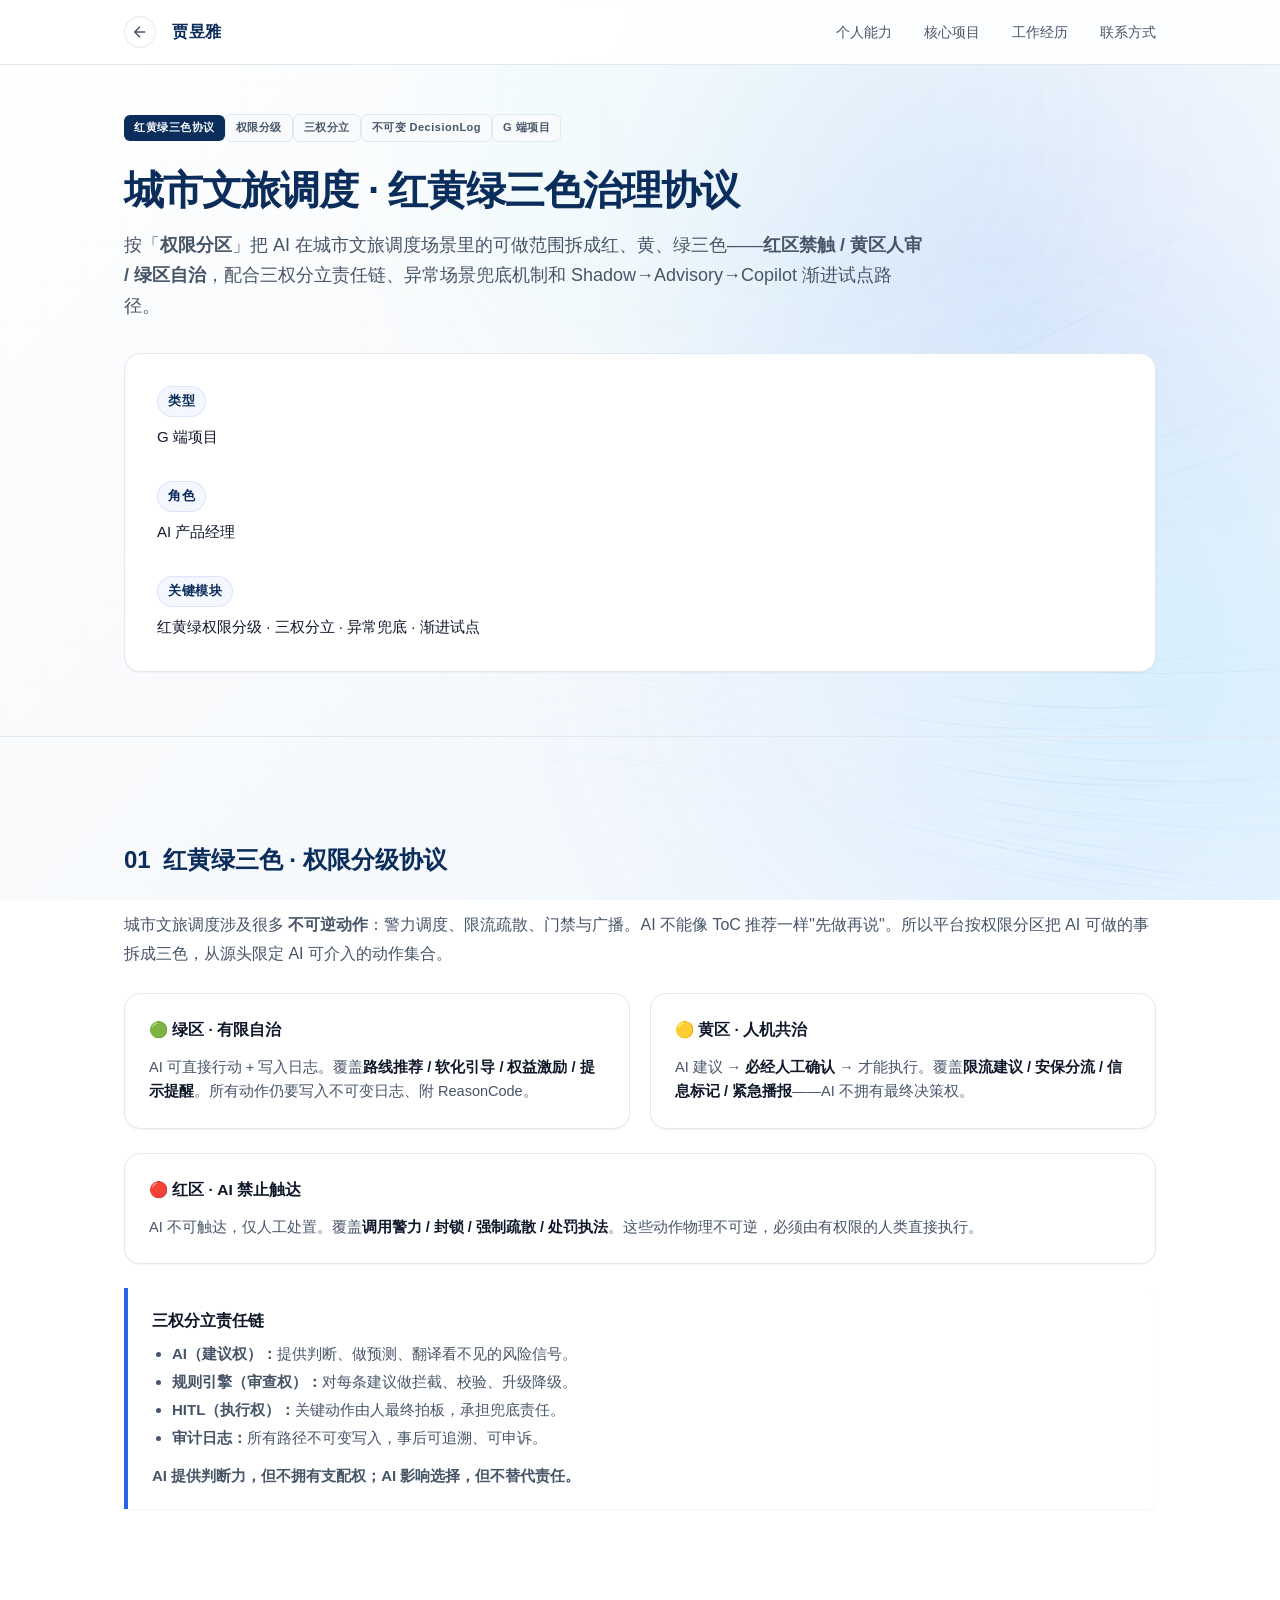
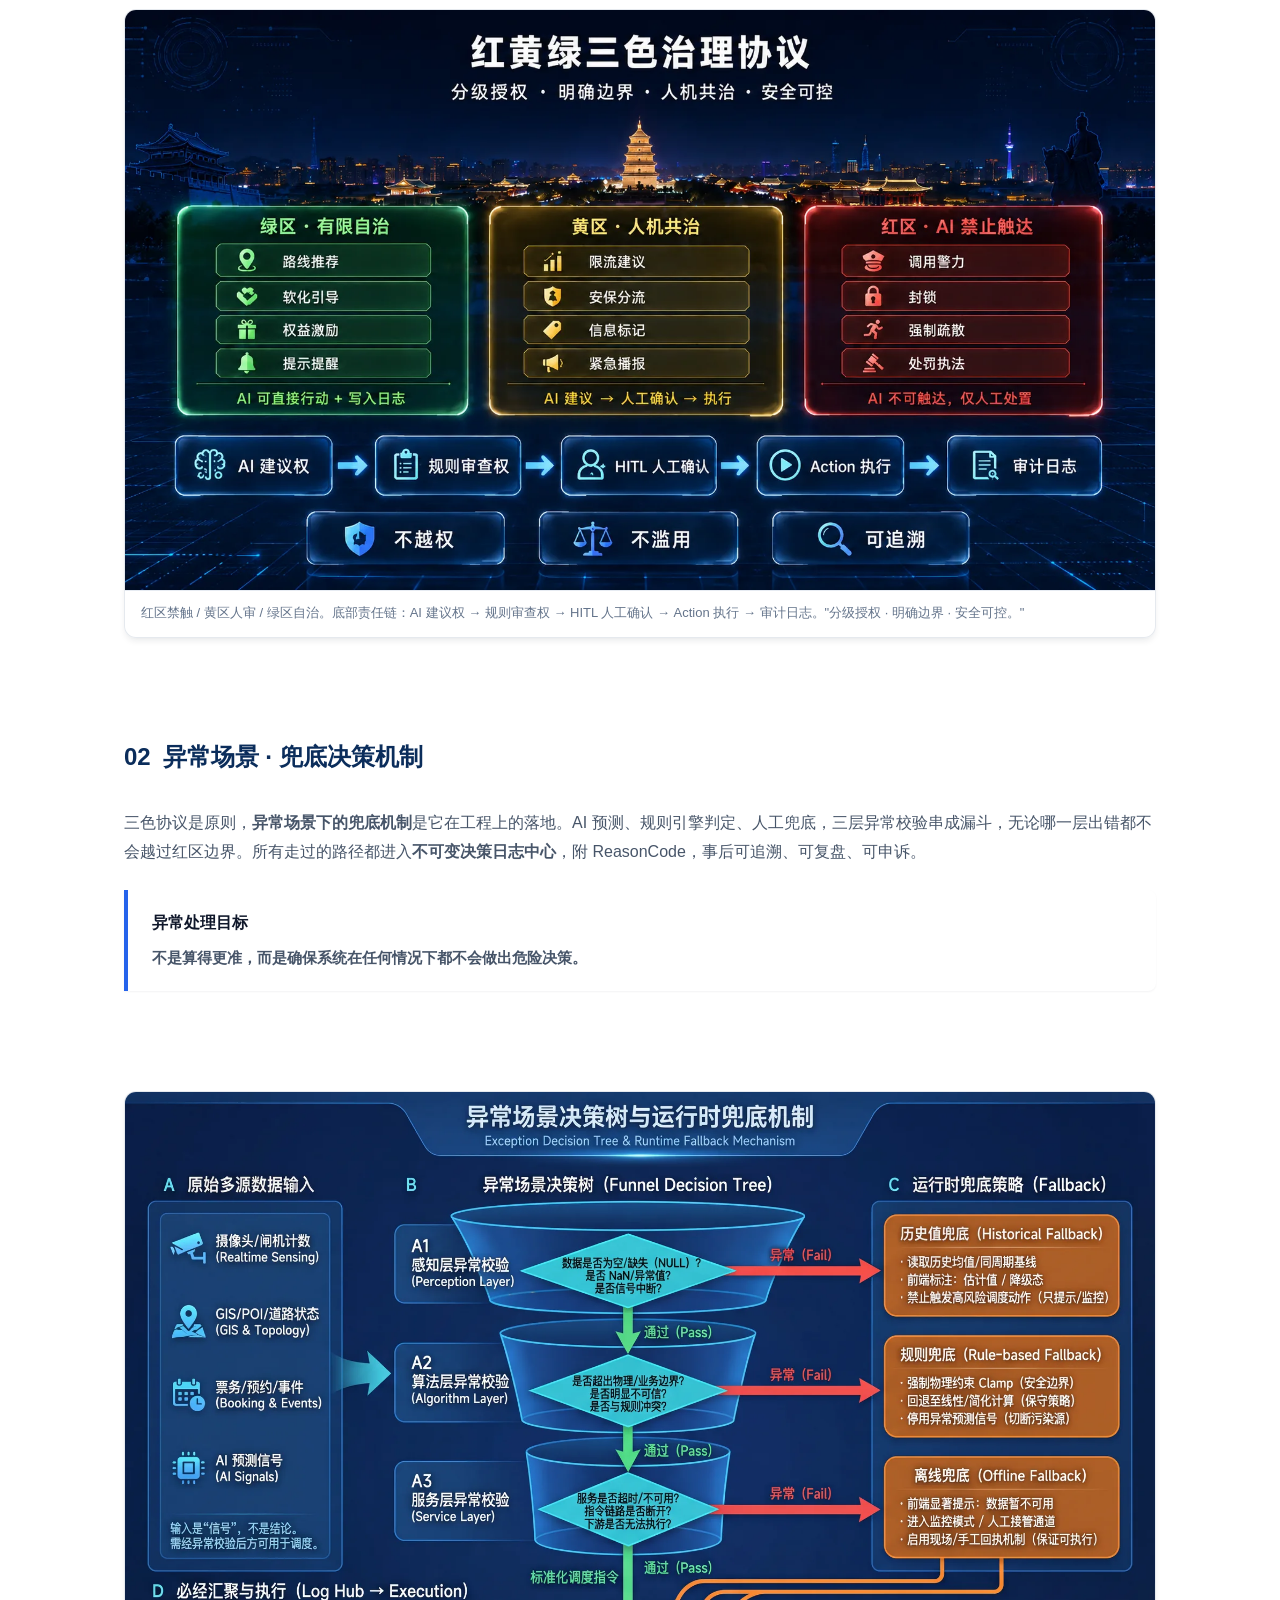
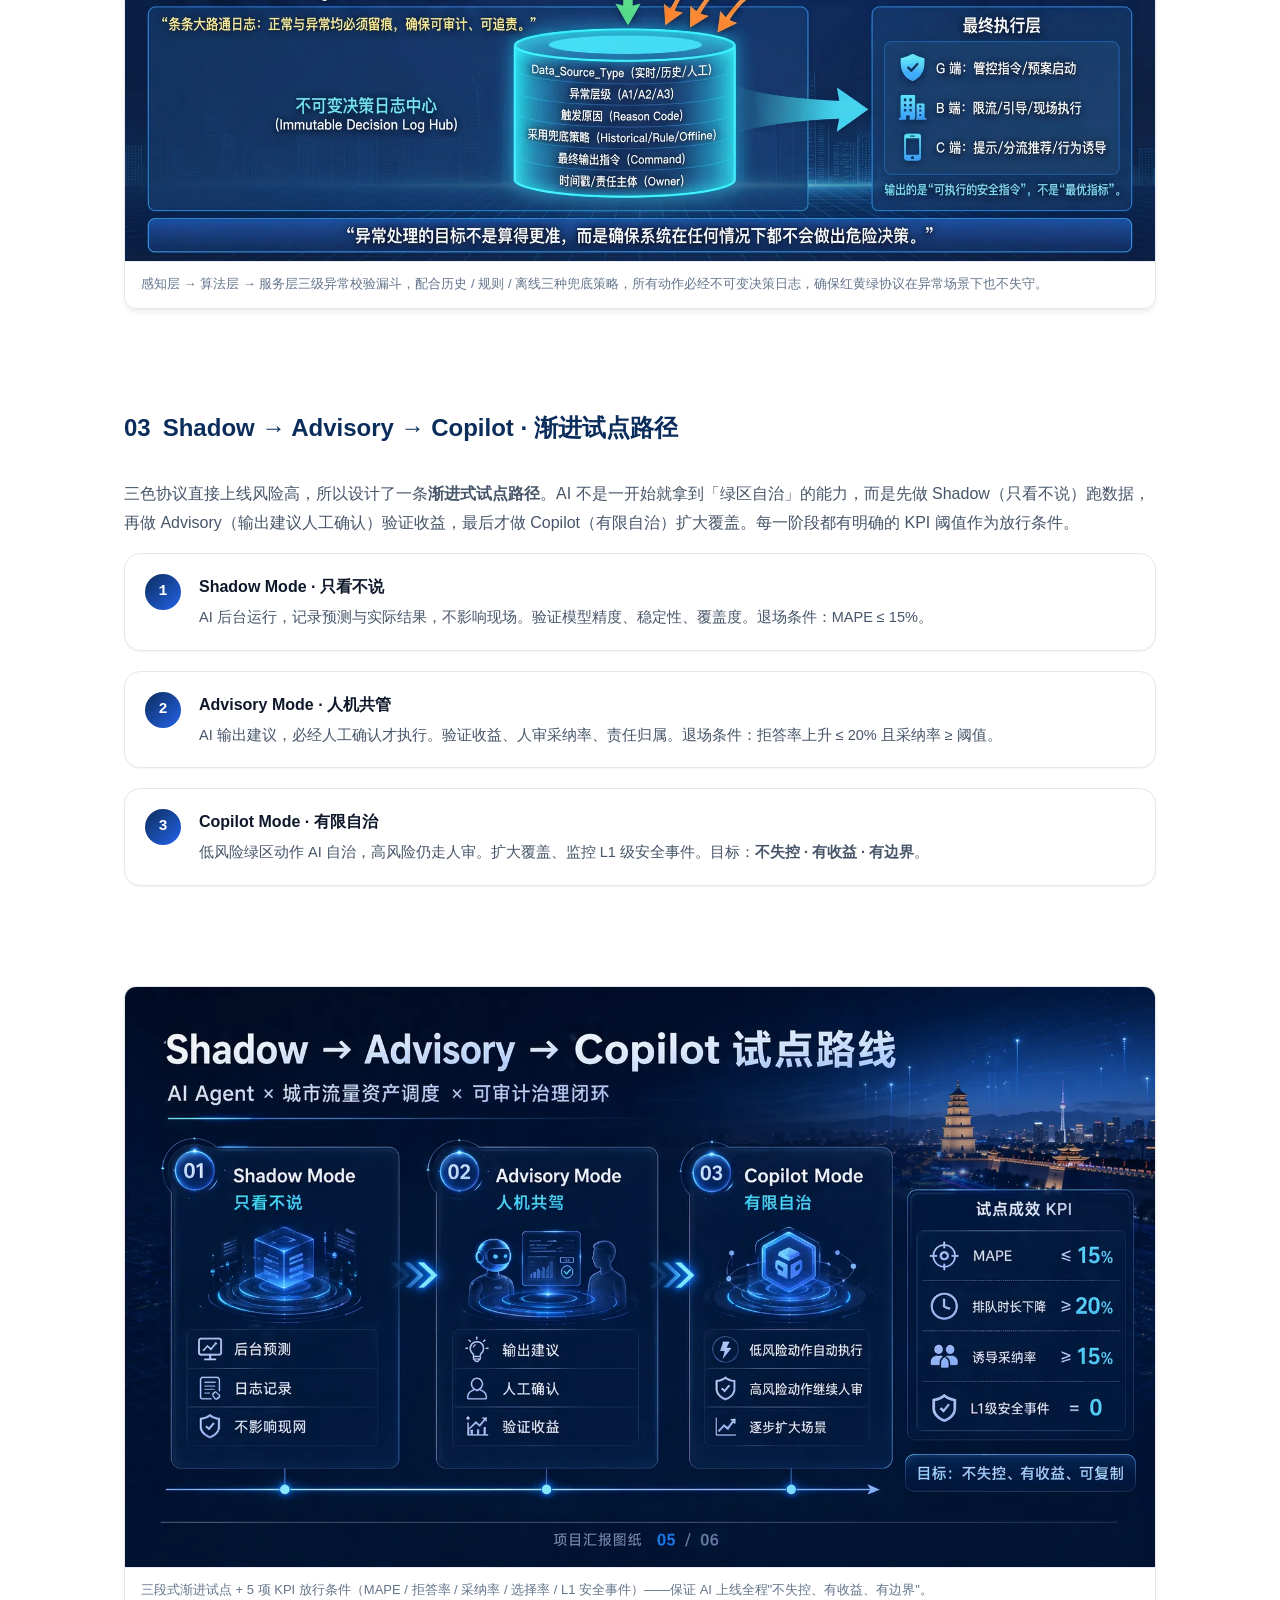
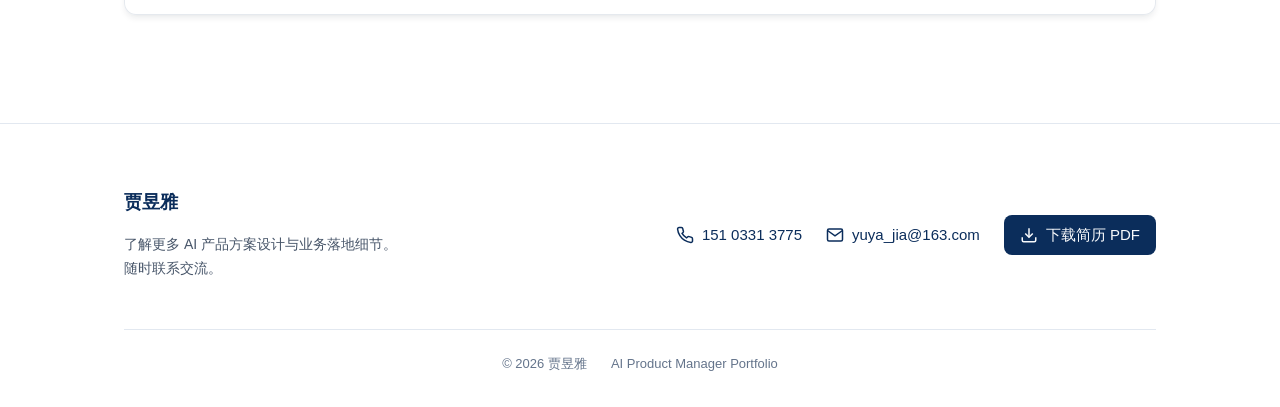
<file: tourism.html>
<!doctype html>
<html lang="zh-CN">
  <head>
    <meta charset="UTF-8" />
    <meta name="viewport" content="width=device-width, initial-scale=1.0" />
    <title>城市文旅调度 · 红黄绿三色治理协议 - 贾昱雅</title>
    <meta
      name="description"
      content="城市文旅调度核心模块：红黄绿三色 AI 使用边界协议 + 异常场景兜底机制 + Shadow→Advisory→Copilot 渐进试点路径。"
    />
    <link rel="stylesheet" href="assets/style.css" />
  </head>
  <body class="page-detail">
    <!-- Global Tech Background -->
            <div class="site-bg" aria-hidden="true">
      <div class="bg-base"></div>
      <div class="bg-aurora bg-aurora-1"></div>
      <div class="bg-aurora bg-aurora-2"></div>

      <svg class="bg-fiber-svg" viewBox="0 0 1440 900" preserveAspectRatio="none">
        <defs>
          <linearGradient id="fiberEdgeFade" x1="0%" y1="0%" x2="100%" y2="0%">
            <stop offset="0%" stop-color="white" stop-opacity="0" />
            <stop offset="26%" stop-color="white" stop-opacity="0.04" />
            <stop offset="44%" stop-color="white" stop-opacity="0.34" />
            <stop offset="70%" stop-color="white" stop-opacity="0.9" />
            <stop offset="100%" stop-color="white" stop-opacity="1" />
          </linearGradient>

          <mask id="fiberMask">
            <rect x="0" y="0" width="1440" height="900" fill="url(#fiberEdgeFade)" />
          </mask>

          <linearGradient id="ambientGradient" x1="0%" y1="0%" x2="100%" y2="0%">
            <stop offset="0%" stop-color="rgba(255,255,255,0)" />
            <stop offset="35%" stop-color="rgba(147,197,253,0.14)" />
            <stop offset="62%" stop-color="rgba(255,255,255,0.18)" />
            <stop offset="100%" stop-color="rgba(255,255,255,0)" />
          </linearGradient>

          <linearGradient id="silkGradient" x1="0%" y1="0%" x2="100%" y2="0%">
            <stop offset="0%" stop-color="rgba(255,255,255,0)" />
            <stop offset="16%" stop-color="rgba(191,219,254,0.16)" />
            <stop offset="36%" stop-color="rgba(147,197,253,0.34)" />
            <stop offset="56%" stop-color="rgba(255,255,255,0.48)" />
            <stop offset="76%" stop-color="rgba(96,165,250,0.30)" />
            <stop offset="100%" stop-color="rgba(255,255,255,0)" />
          </linearGradient>

          <linearGradient id="highlightGradient" x1="0%" y1="0%" x2="100%" y2="0%">
            <stop offset="0%" stop-color="rgba(255,255,255,0)" />
            <stop offset="32%" stop-color="rgba(255,255,255,0.22)" />
            <stop offset="52%" stop-color="rgba(255,255,255,0.68)" />
            <stop offset="70%" stop-color="rgba(96,165,250,0.30)" />
            <stop offset="100%" stop-color="rgba(255,255,255,0)" />
          </linearGradient>

          <filter id="ambientBlur" x="-20%" y="-20%" width="140%" height="140%" color-interpolation-filters="sRGB">
            <feGaussianBlur stdDeviation="16" />
          </filter>
          <filter id="tinyGlow" x="-20%" y="-20%" width="140%" height="140%" color-interpolation-filters="sRGB">
            <feGaussianBlur stdDeviation="0.45" result="blur" />
            <feMerge>
              <feMergeNode in="blur" />
              <feMergeNode in="SourceGraphic" />
            </feMerge>
          </filter>
          <filter id="smallGlow" x="-20%" y="-20%" width="140%" height="140%" color-interpolation-filters="sRGB">
            <feGaussianBlur stdDeviation="0.9" result="blur" />
            <feMerge>
              <feMergeNode in="blur" />
              <feMergeNode in="SourceGraphic" />
            </feMerge>
          </filter>
        </defs>

        <g class="fiber-bundle" mask="url(#fiberMask)">
          <g class="fiber-ambient">
            <path d="M1530,790 C1250,850 1040,808 780,742 C600,696 440,720 260,795" />
            <path d="M1500,690 C1260,730 1030,710 770,650 C590,610 480,635 330,720" />
            <path d="M1610,860 C1330,905 1090,880 840,815 C645,765 470,780 230,870" />
            <path d="M1510,420 C1240,500 1030,548 780,520 C610,500 500,545 390,620" />
            <path d="M1460,170 C1210,235 1045,325 780,365 C635,388 540,430 460,505" />
            <path d="M1640,930 C1350,890 1120,900 900,850 C700,805 480,815 220,875" />
            <path d="M1560,610 C1320,650 1095,650 860,608 C680,576 535,600 400,670" />
            <path d="M1585,755 C1345,820 1115,800 890,735 C710,684 560,688 360,770" />
            <path d="M1495,310 C1265,392 1080,472 838,486 C655,496 530,545 390,642" />
            <path d="M1670,815 C1410,870 1165,846 925,780 C735,728 555,745 285,858" />
          </g>

          <g class="fiber-silk">
            <path d="M1560,795 C1300,842 1092,808 874,748 C722,707 590,688 470,712 C360,734 250,775 120,842" />
            <path d="M1518,760 C1272,808 1084,782 885,724 C728,678 600,660 502,685 C410,708 310,754 180,812" />
            <path d="M1604,842 C1340,876 1125,842 910,782 C742,736 610,710 492,730 C386,748 270,800 92,888" />
            <path d="M1474,704 C1238,744 1048,736 842,684 C684,644 572,644 472,690 C382,730 290,790 170,858" />
            <path d="M1620,895 C1375,904 1145,880 930,826 C760,784 605,770 460,804 C330,832 218,872 92,914" />
            <path d="M1492,630 C1268,678 1062,682 858,630 C700,590 585,600 475,652 C386,694 300,760 190,828" />
            <path d="M1548,580 C1292,628 1080,648 862,596 C698,558 592,568 500,618 C410,666 320,720 210,772" />
            <path d="M1466,510 C1248,570 1060,608 850,576 C700,554 604,568 520,620 C444,668 350,714 238,760" />
            <path d="M1568,460 C1328,526 1092,584 858,548 C696,522 602,534 520,578 C438,622 366,674 270,728" />
            <path d="M1498,388 C1260,458 1068,530 842,514 C688,502 590,526 506,574 C424,620 350,666 278,704" />
            <path d="M1512,312 C1270,390 1086,482 850,482 C690,482 590,512 510,558 C438,600 365,648 285,692" />
            <path d="M1448,222 C1238,302 1068,405 835,432 C690,448 596,486 516,530 C448,568 390,610 325,660" />
            <path d="M1575,150 C1310,226 1138,336 892,385 C735,416 628,462 542,512 C470,554 410,594 350,638" />
            <path d="M1590,260 C1326,330 1120,410 884,438 C720,458 620,490 538,540 C452,592 384,632 310,668" />
            <path d="M1540,710 C1300,765 1115,748 922,690 C765,644 632,632 520,672 C418,708 340,766 230,842" />
            <path d="M1650,745 C1392,800 1160,792 936,724 C762,672 622,660 498,706 C398,742 302,798 155,872" />
            <path d="M1510,820 C1278,852 1088,822 900,770 C742,726 640,716 530,744 C424,772 312,824 165,890" />
            <path d="M1598,670 C1348,720 1130,722 912,665 C740,620 630,620 526,662 C432,700 338,752 228,815" />
            <path d="M1460,600 C1248,642 1060,654 870,606 C715,568 610,576 516,624 C430,668 352,718 260,776" />
            <path d="M1520,540 C1298,594 1100,616 890,572 C724,538 616,546 526,592 C445,634 378,680 292,738" />
            <path d="M1440,462 C1234,520 1048,558 846,532 C696,512 608,528 536,574 C464,620 398,664 320,710" />
            <path d="M1485,360 C1262,432 1086,492 862,492 C710,492 614,518 538,562 C466,604 408,640 342,684" />
            <path d="M1610,910 C1370,892 1160,862 940,805 C768,760 625,748 486,782 C350,815 230,858 72,910" />
            <path d="M1548,878 C1322,884 1120,856 918,800 C758,756 622,742 500,770 C384,796 260,836 116,890" />
            <path d="M1660,812 C1406,846 1182,826 962,765 C795,718 654,704 520,735 C396,762 286,815 130,880" />
            <path d="M1578,735 C1350,780 1140,766 932,708 C770,662 648,650 532,690 C424,728 320,780 190,850" />
            <path d="M1502,285 C1290,350 1128,430 900,458 C742,478 642,505 560,552 C492,590 430,630 364,672" />
            <path d="M1532,188 C1302,258 1138,360 906,405 C754,434 650,478 570,526 C500,568 442,608 382,648" />
            <path d="M1640,390 C1398,448 1190,522 950,526 C786,530 674,548 586,594 C510,632 446,666 374,704" />
            <path d="M1588,500 C1348,558 1136,610 906,590 C744,576 632,584 540,630 C454,672 380,716 290,770" />
            <path d="M1490,930 C1260,892 1080,870 886,815 C735,772 610,770 492,805 C384,838 280,878 125,922" />
            <path d="M1680,640 C1415,682 1190,690 952,632 C778,590 654,590 542,636 C442,676 352,726 236,792" />
            <path d="M1625,705 C1390,742 1185,736 980,682 C820,640 700,636 582,675 C470,712 372,770 250,835" />
            <path d="M1545,760 C1315,805 1110,790 912,730 C760,684 632,678 515,718 C410,754 310,812 172,875" />
            <path d="M1665,865 C1418,878 1202,852 986,796 C810,750 662,740 518,776 C386,810 260,858 86,920" />
            <path d="M1510,675 C1288,724 1098,718 902,658 C748,612 626,612 514,658 C420,696 328,754 214,822" />
            <path d="M1590,620 C1358,670 1150,680 930,625 C760,584 642,590 534,638 C436,682 346,736 235,800" />
            <path d="M1478,570 C1265,622 1076,642 875,598 C720,564 612,574 516,624 C428,668 348,724 248,785" />
            <path d="M1618,530 C1385,586 1170,630 940,602 C780,582 656,590 548,642 C452,690 370,744 260,810" />
            <path d="M1545,438 C1320,506 1124,560 902,548 C742,540 632,560 532,612 C448,656 375,704 292,752" />
            <path d="M1595,350 C1365,420 1168,490 930,502 C760,510 642,536 545,586 C462,628 395,674 318,720" />
            <path d="M1488,255 C1275,335 1095,420 862,452 C710,472 612,506 528,554 C454,596 394,640 326,682" />
            <path d="M1660,775 C1425,820 1204,810 980,748 C810,702 670,698 536,738 C420,772 305,832 146,900" />
            <path d="M1538,900 C1310,878 1115,845 908,792 C750,752 620,748 495,782 C380,814 274,865 118,930" />
          </g>

          <g class="fiber-micro">
            <path d="M1542,778 C1315,814 1116,790 912,738 C756,698 628,684 512,712 C410,736 310,778 188,835" />
            <path d="M1570,812 C1338,848 1138,820 926,762 C768,720 642,708 528,736 C428,758 318,804 170,874" />
            <path d="M1490,690 C1260,738 1080,726 882,676 C724,638 606,638 500,682 C410,720 326,775 226,835" />
            <path d="M1608,875 C1372,886 1160,858 940,810 C770,772 620,766 482,798 C358,826 246,870 92,925" />
            <path d="M1516,615 C1296,660 1098,666 894,620 C736,584 620,590 518,636 C426,676 344,728 244,782" />
            <path d="M1478,536 C1260,588 1070,620 860,588 C708,566 610,576 522,624 C440,666 362,710 268,754" />
            <path d="M1560,478 C1328,538 1110,590 884,560 C728,538 624,548 538,592 C456,634 382,682 294,730" />
            <path d="M1488,402 C1272,468 1086,532 866,520 C710,512 610,534 526,580 C450,622 384,664 308,708" />
            <path d="M1538,338 C1305,404 1120,478 894,482 C734,486 628,512 544,558 C470,598 410,638 342,680" />
            <path d="M1458,240 C1248,318 1078,412 846,438 C704,454 612,492 532,538 C462,578 402,620 334,662" />
            <path d="M1582,166 C1334,240 1150,342 912,390 C760,420 660,462 578,512 C508,552 450,594 386,636" />
            <path d="M1655,700 C1400,748 1180,748 954,692 C782,650 650,645 532,686 C432,722 338,772 220,842" />
            <path d="M1528,845 C1300,866 1098,836 898,784 C746,744 634,736 520,762 C412,788 302,836 160,900" />
            <path d="M1618,588 C1378,638 1160,654 930,610 C760,578 648,580 548,626 C454,668 370,718 260,788" />
            <path d="M1508,918 C1282,884 1088,856 892,805 C742,766 620,762 502,796 C390,828 286,870 130,924" />
            <path d="M1668,812 C1420,840 1198,822 974,762 C808,718 668,704 536,736 C414,764 302,815 146,884" />
            <path d="M1600,735 C1370,770 1160,760 950,704 C790,662 660,658 540,696 C436,728 336,782 210,850" />
            <path d="M1555,788 C1328,826 1130,808 928,752 C772,710 646,704 526,738 C418,768 310,820 166,888" />
            <path d="M1642,882 C1408,884 1190,854 970,804 C800,766 646,758 500,792 C364,824 252,870 98,926" />
            <path d="M1498,650 C1278,698 1088,696 890,646 C732,606 616,612 512,660 C422,702 342,756 236,820" />
            <path d="M1588,558 C1355,612 1142,640 916,602 C756,574 640,582 536,632 C442,676 360,730 252,794" />
            <path d="M1518,475 C1298,535 1105,582 888,560 C732,544 626,558 530,608 C448,650 374,700 292,748" />
            <path d="M1635,420 C1400,482 1190,538 952,534 C790,532 668,552 560,602 C470,644 398,692 316,735" />
            <path d="M1560,300 C1340,372 1155,452 918,476 C750,494 638,526 542,574 C462,614 398,654 330,696" />
            <path d="M1470,205 C1265,286 1095,388 858,428 C710,452 612,490 530,536 C462,576 402,620 340,660" />
            <path d="M1670,675 C1425,720 1198,724 966,670 C792,628 660,628 540,672 C434,710 342,762 220,832" />
            <path d="M1598,825 C1365,850 1150,828 940,770 C778,724 650,716 520,752 C400,786 292,840 138,904" />
            <path d="M1518,872 C1290,862 1096,832 900,780 C746,740 620,738 500,772 C386,804 282,852 130,912" />
          </g>

          <g class="fiber-highlight">
            <path d="M1530,740 C1300,790 1110,770 915,708 C780,666 660,650 540,688" style="animation-delay: 0s" />
            <path d="M1600,848 C1370,875 1160,845 940,788 C780,748 648,735 520,766" style="animation-delay: -5s" />
            <path d="M1505,570 C1285,625 1090,642 884,596 C735,564 624,570 535,618" style="animation-delay: -11s" />
            <path d="M1455,255 C1262,332 1088,420 858,446 C716,462 620,492 542,538" style="animation-delay: -17s" />
            <path d="M1585,430 C1360,500 1134,558 906,548 C752,542 642,556 548,600" style="animation-delay: -9s" />
            <path d="M1640,905 C1388,895 1162,862 930,805 C762,764 626,755 482,790" style="animation-delay: -21s" />
            <path d="M1500,682 C1288,730 1102,724 910,672 C768,633 642,630 535,670" style="animation-delay: -14s" />
            <path d="M1552,330 C1322,402 1138,480 906,492 C744,500 636,526 552,574" style="animation-delay: -3s" />
            <path d="M1620,792 C1400,825 1190,812 968,752 C800,706 664,694 530,730" style="animation-delay: -19s" />
            <path d="M1588,620 C1358,674 1145,682 930,626 C770,586 650,590 540,638" style="animation-delay: -7s" />
            <path d="M1660,870 C1422,880 1206,850 980,790 C812,746 666,738 522,776" style="animation-delay: -23s" />
            <path d="M1530,450 C1312,520 1120,570 902,558 C750,550 640,565 548,610" style="animation-delay: -13s" />
          </g>
        </g>
      </svg>

      <div class="bg-sparkles">
        <div class="particle p-0" style="width: 2.4px; height: 2.4px; top: 28%; left: 86%; animation-duration: 26s; animation-delay: -2s;"></div>
        <div class="particle p-1" style="width: 1.8px; height: 1.8px; top: 44%; left: 91%; animation-duration: 30s; animation-delay: -10s;"></div>
        <div class="particle p-2" style="width: 2.8px; height: 2.8px; top: 65%; left: 82%; animation-duration: 28s; animation-delay: -6s;"></div>
        <div class="particle p-3" style="width: 2.9px; height: 2.9px; top: 82%; left: 89%; animation-duration: 34s; animation-delay: -16s;"></div>
        <div class="particle p-4" style="width: 1.7px; height: 1.7px; top: 38%; left: 72%; animation-duration: 29s; animation-delay: -4s;"></div>
        <div class="particle p-5" style="width: 2.2px; height: 2.2px; top: 74%; left: 76%; animation-duration: 27s; animation-delay: -14s;"></div>
        <div class="particle p-6" style="width: 2.6px; height: 2.6px; top: 56%; left: 94%; animation-duration: 32s; animation-delay: -8s;"></div>
        <div class="particle p-7" style="width: 1.8px; height: 1.8px; top: 18%; left: 79%; animation-duration: 36s; animation-delay: -20s;"></div>
        <div class="particle p-8" style="width: 2.4px; height: 2.4px; top: 86%; left: 68%; animation-duration: 31s; animation-delay: -12s;"></div>
        <div class="particle p-9" style="width: 1.6px; height: 1.6px; top: 70%; left: 92%; animation-duration: 33s; animation-delay: -18s;"></div>
      </div>
    </div>
    <nav class="navbar">
      <div class="container">
        <div class="nav-left">
          <a class="nav-back" href="index.html#other-projects" aria-label="返回其他项目">
            <svg width="18" height="18" viewBox="0 0 24 24" fill="none" stroke="currentColor" stroke-width="2"><line x1="19" y1="12" x2="5" y2="12"/><polyline points="12 19 5 12 12 5"/></svg>
          </a>
          <a class="logo" href="index.html">贾昱雅</a>
        </div>
        <ul class="nav-links">
          <li><a href="index.html#about">个人能力</a></li>
          <li><a href="index.html#projects">核心项目</a></li>
          <li><a href="index.html#experience">工作经历</a></li>
          <li><a href="index.html#contact">联系方式</a></li>
        </ul>
        <button class="menu-toggle" aria-label="Toggle menu">
          <svg
            width="24"
            height="24"
            viewBox="0 0 24 24"
            fill="none"
            stroke="currentColor"
            stroke-width="2"
          >
            <path d="M3 12h18M3 6h18M3 18h18" />
          </svg>
        </button>
      </div>
    </nav>

    <header class="detail-hero section-reveal">
      <div class="hero-bg-grid subtle"></div>
      <div class="container relative">
        <div class="detail-tags">
          <span class="badge primary">红黄绿三色协议</span
          ><span class="badge">权限分级</span
          ><span class="badge">三权分立</span
          ><span class="badge">不可变 DecisionLog</span
          ><span class="badge">G 端项目</span>
        </div>

        <h1>城市文旅调度 · 红黄绿三色治理协议</h1>
        <p class="tagline">
          按「<strong>权限分区</strong>」把 AI 在城市文旅调度场景里的可做范围拆成红、黄、绿三色——<strong>红区禁触 / 黄区人审 / 绿区自治</strong>，配合三权分立责任链、异常场景兜底机制和 Shadow→Advisory→Copilot 渐进试点路径。
        </p>

        <div class="project-brief bento-card">
          <div class="brief-item">
            <div class="b-lbl">类型</div>
            <div class="b-val">G 端项目</div>
          </div>
          <div class="brief-item">
            <div class="b-lbl">角色</div>
            <div class="b-val">AI 产品经理</div>
          </div>
          <div class="brief-item">
            <div class="b-lbl">关键模块</div>
            <div class="b-val">红黄绿权限分级 · 三权分立 · 异常兜底 · 渐进试点</div>
          </div>
        </div>
      </div>
    </header>

    <section class="project-content section-reveal">
      <div class="container">

        <div class="prose-block">
          <h2><span class="num">01</span> 红黄绿三色 · 权限分级协议</h2>
          <p>
            城市文旅调度涉及很多 <strong>不可逆动作</strong>：警力调度、限流疏散、门禁与广播。AI 不能像 ToC 推荐一样"先做再说"。所以平台按权限分区把 AI 可做的事拆成三色，从源头限定 AI 可介入的动作集合。
          </p>
          <div class="grid-card-2 mt-24">
            <div class="bento-card inner">
              <div class="icon-title">🟢 绿区 · 有限自治</div>
              <p>
                AI 可直接行动 + 写入日志。覆盖<strong>路线推荐 / 软化引导 / 权益激励 / 提示提醒</strong>。所有动作仍要写入不可变日志、附 ReasonCode。
              </p>
            </div>
            <div class="bento-card inner">
              <div class="icon-title">🟡 黄区 · 人机共治</div>
              <p>
                AI 建议 → <strong>必经人工确认</strong> → 才能执行。覆盖<strong>限流建议 / 安保分流 / 信息标记 / 紧急播报</strong>——AI 不拥有最终决策权。
              </p>
            </div>
          </div>
          <div class="bento-card inner mt-24">
            <div class="icon-title">🔴 红区 · AI 禁止触达</div>
            <p>
              AI 不可触达，仅人工处置。覆盖<strong>调用警力 / 封锁 / 强制疏散 / 处罚执法</strong>。这些动作物理不可逆，必须由有权限的人类直接执行。
            </p>
          </div>
          <div class="callout-box mt-24">
            <div class="callout-title">三权分立责任链</div>
            <ul>
              <li><strong>AI（建议权）：</strong>提供判断、做预测、翻译看不见的风险信号。</li>
              <li><strong>规则引擎（审查权）：</strong>对每条建议做拦截、校验、升级降级。</li>
              <li><strong>HITL（执行权）：</strong>关键动作由人最终拍板，承担兜底责任。</li>
              <li><strong>审计日志：</strong>所有路径不可变写入，事后可追溯、可申诉。</li>
            </ul>
            <p style="margin-top:12px;"><strong>AI 提供判断力，但不拥有支配权；AI 影响选择，但不替代责任。</strong></p>
          </div>
        </div>

        <figure class="prose-figure">
          <img src="assets/images/tourism/01.webp" alt="红黄绿三色治理协议" loading="lazy" />
          <figcaption>红区禁触 / 黄区人审 / 绿区自治。底部责任链：AI 建议权 → 规则审查权 → HITL 人工确认 → Action 执行 → 审计日志。"分级授权 · 明确边界 · 安全可控。"</figcaption>
        </figure>

        <div class="prose-block">
          <h2><span class="num">02</span> 异常场景 · 兜底决策机制</h2>
          <p>
            三色协议是原则，<strong>异常场景下的兜底机制</strong>是它在工程上的落地。AI 预测、规则引擎判定、人工兜底，三层异常校验串成漏斗，无论哪一层出错都不会越过红区边界。所有走过的路径都进入<strong>不可变决策日志中心</strong>，附 ReasonCode，事后可追溯、可复盘、可申诉。
          </p>
          <div class="callout-box">
            <div class="callout-title">异常处理目标</div>
            <p style="margin:0;">
              <strong>不是算得更准，而是确保系统在任何情况下都不会做出危险决策。</strong>
            </p>
          </div>
        </div>

        <figure class="prose-figure">
          <img src="assets/images/tourism/02.webp" alt="异常场景决策树与运行时兜底机制" loading="lazy" />
          <figcaption>感知层 → 算法层 → 服务层三级异常校验漏斗，配合历史 / 规则 / 离线三种兜底策略，所有动作必经不可变决策日志，确保红黄绿协议在异常场景下也不失守。</figcaption>
        </figure>

        <div class="prose-block">
          <h2><span class="num">03</span> Shadow → Advisory → Copilot · 渐进试点路径</h2>
          <p>
            三色协议直接上线风险高，所以设计了一条<strong>渐进式试点路径</strong>。AI 不是一开始就拿到「绿区自治」的能力，而是先做 Shadow（只看不说）跑数据，再做 Advisory（输出建议人工确认）验证收益，最后才做 Copilot（有限自治）扩大覆盖。每一阶段都有明确的 KPI 阈值作为放行条件。
          </p>
          <div class="step-list">
            <div class="step-item">
              <div class="step-num">1</div>
              <div class="step-content">
                <h3>Shadow Mode · 只看不说</h3>
                <p>AI 后台运行，记录预测与实际结果，不影响现场。验证模型精度、稳定性、覆盖度。退场条件：MAPE ≤ 15%。</p>
              </div>
            </div>
            <div class="step-item">
              <div class="step-num">2</div>
              <div class="step-content">
                <h3>Advisory Mode · 人机共管</h3>
                <p>AI 输出建议，必经人工确认才执行。验证收益、人审采纳率、责任归属。退场条件：拒答率上升 ≤ 20% 且采纳率 ≥ 阈值。</p>
              </div>
            </div>
            <div class="step-item">
              <div class="step-num">3</div>
              <div class="step-content">
                <h3>Copilot Mode · 有限自治</h3>
                <p>低风险绿区动作 AI 自治，高风险仍走人审。扩大覆盖、监控 L1 级安全事件。目标：<strong>不失控 · 有收益 · 有边界</strong>。</p>
              </div>
            </div>
          </div>
        </div>

        <figure class="prose-figure">
          <img src="assets/images/tourism/03.webp" alt="Shadow → Advisory → Copilot 渐进试点路径" loading="lazy" />
          <figcaption>三段式渐进试点 + 5 项 KPI 放行条件（MAPE / 拒答率 / 采纳率 / 选择率 / L1 安全事件）——保证 AI 上线全程"不失控、有收益、有边界"。</figcaption>
        </figure>
      </div>
    </section>

    <footer id="contact">
      <div class="container">
        <div class="footer-grid">
          <div class="footer-info">
            <a class="logo" href="index.html">贾昱雅</a>
            <p>了解更多 AI 产品方案设计与业务落地细节。<br />随时联系交流。</p>
          </div>
          <div class="footer-links">
            <a href="tel:15103313775" class="contact-btn">
              <svg
                width="18"
                height="18"
                viewBox="0 0 24 24"
                fill="none"
                stroke="currentColor"
                stroke-width="2"
              >
                <path
                  d="M22 16.92v3a2 2 0 0 1-2.18 2 19.79 19.79 0 0 1-8.63-3.07 19.5 19.5 0 0 1-6-6 19.79 19.79 0 0 1-3.07-8.67A2 2 0 0 1 4.11 2h3a2 2 0 0 1 2 1.72 12.84 12.84 0 0 0 .7 2.81 2 2 0 0 1-.45 2.11L8.09 9.91a16 16 0 0 0 6 6l1.27-1.27a2 2 0 0 1 2.11-.45 12.84 12.84 0 0 0 2.81.7A2 2 0 0 1 22 16.92z"
                />
              </svg>
              151 0331 3775
            </a>
            <a href="mailto:yuya_jia@163.com" class="contact-btn">
              <svg
                width="18"
                height="18"
                viewBox="0 0 24 24"
                fill="none"
                stroke="currentColor"
                stroke-width="2"
              >
                <path
                  d="M4 4h16c1.1 0 2 .9 2 2v12c0 1.1-.9 2-2 2H4c-1.1 0-2-.9-2-2V6c0-1.1.9-2 2-2z"
                />
                <polyline points="22,6 12,13 2,6" />
              </svg>
              yuya_jia@163.com
            </a>
            <a href="assets/resume.pdf" class="contact-btn primary" download="贾昱雅(硕士)-AI产品.pdf">
              <svg width="18" height="18" viewBox="0 0 24 24" fill="none" stroke="currentColor" stroke-width="2">
                <path d="M21 15v4a2 2 0 0 1-2 2H5a2 2 0 0 1-2-2v-4" />
                <polyline points="7 10 12 15 17 10" />
                <line x1="12" y1="15" x2="12" y2="3" />
              </svg>
              下载简历 PDF
            </a>
          </div>
        </div>
        <div class="copyright">
          <span>© 2026 贾昱雅</span>
          <span class="separator"></span>
          <span>AI Product Manager Portfolio</span>
        </div>
      </div>
    </footer>

    <script type="module" src="assets/main.js"></script>
  </body>
</html>
</file>
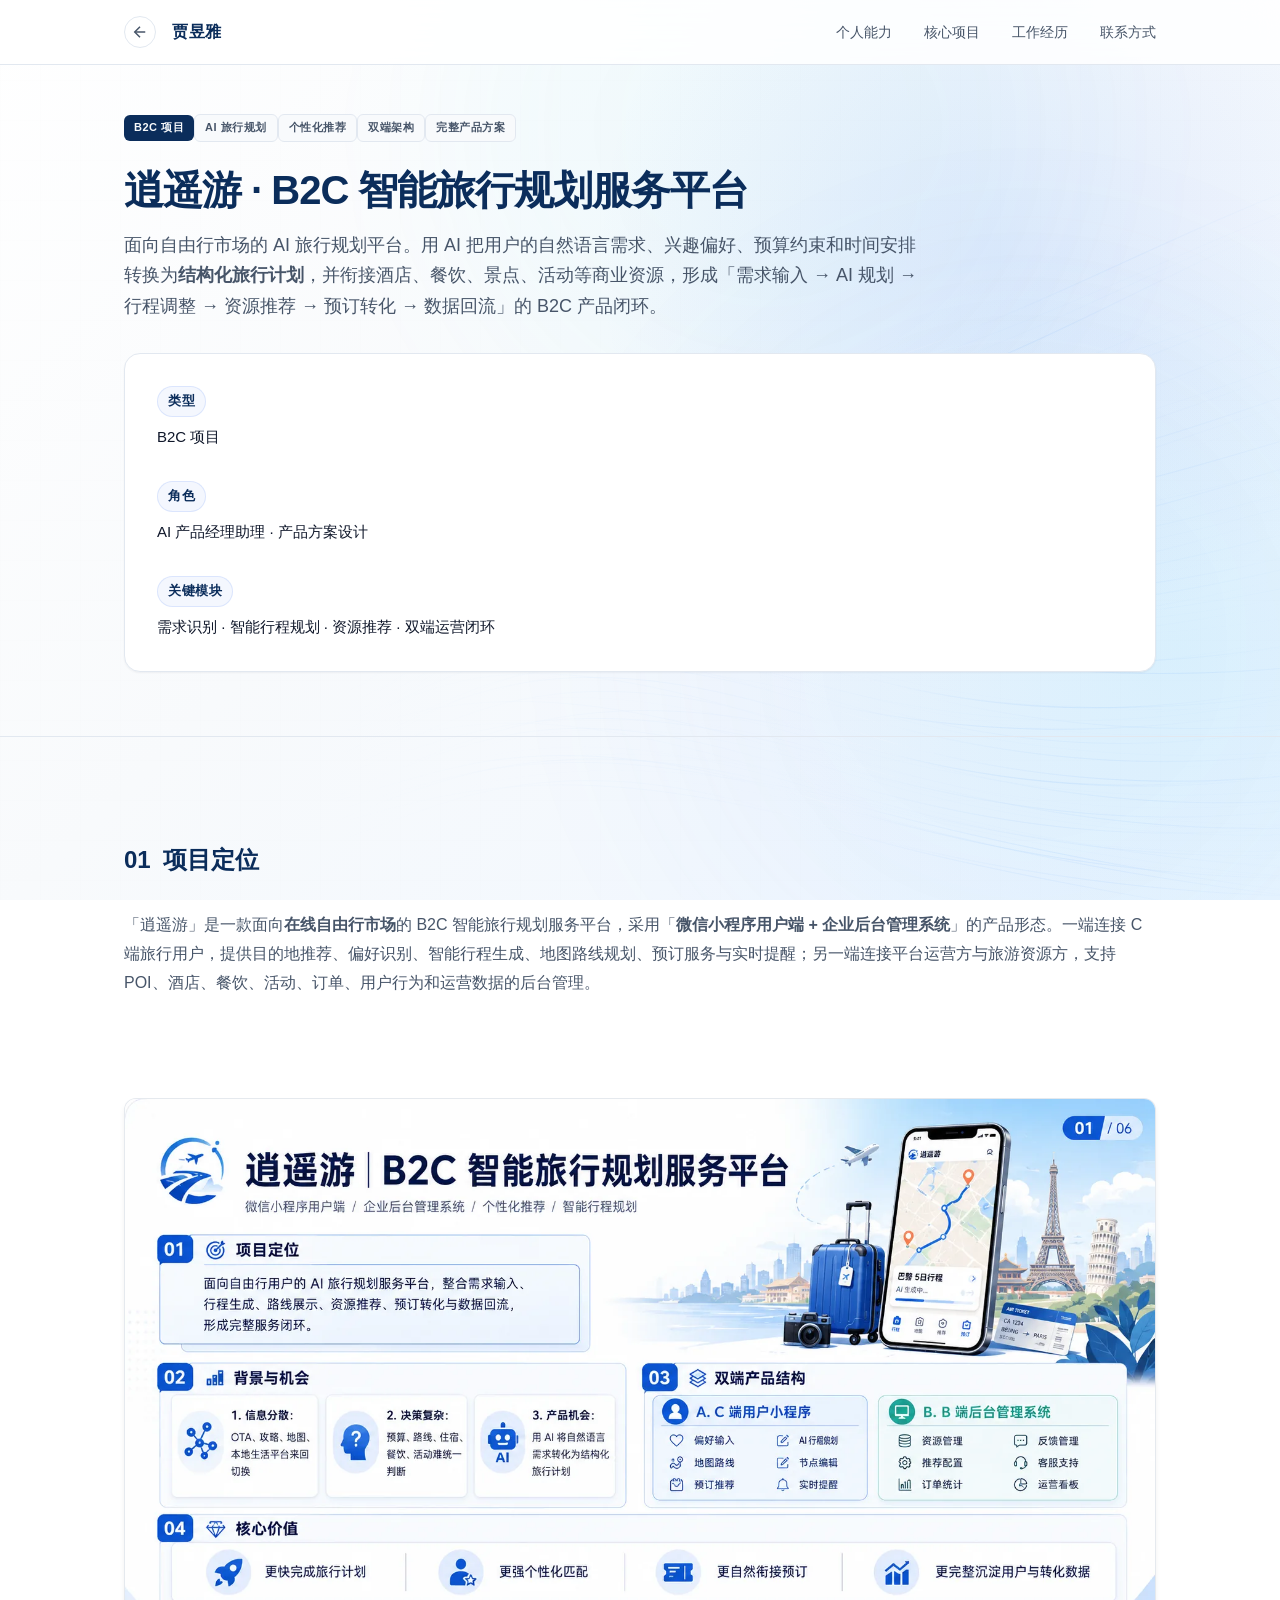
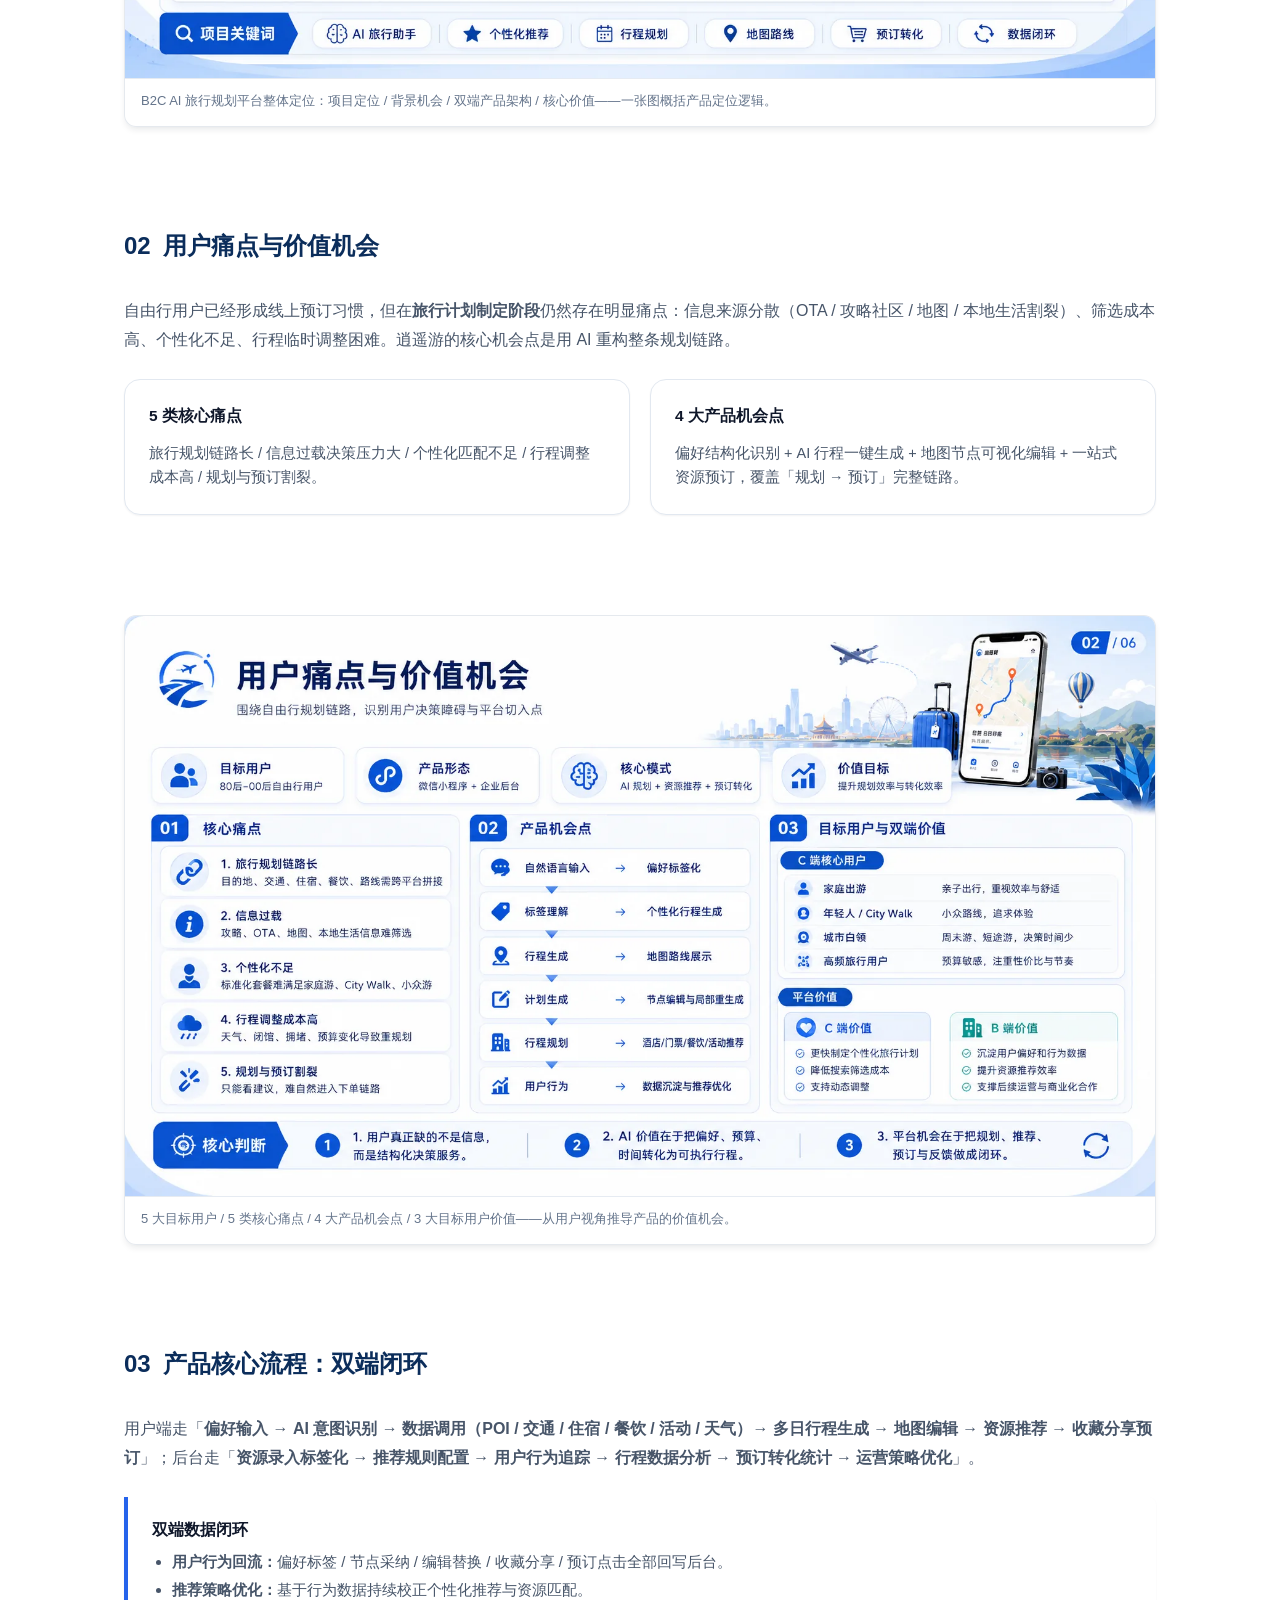
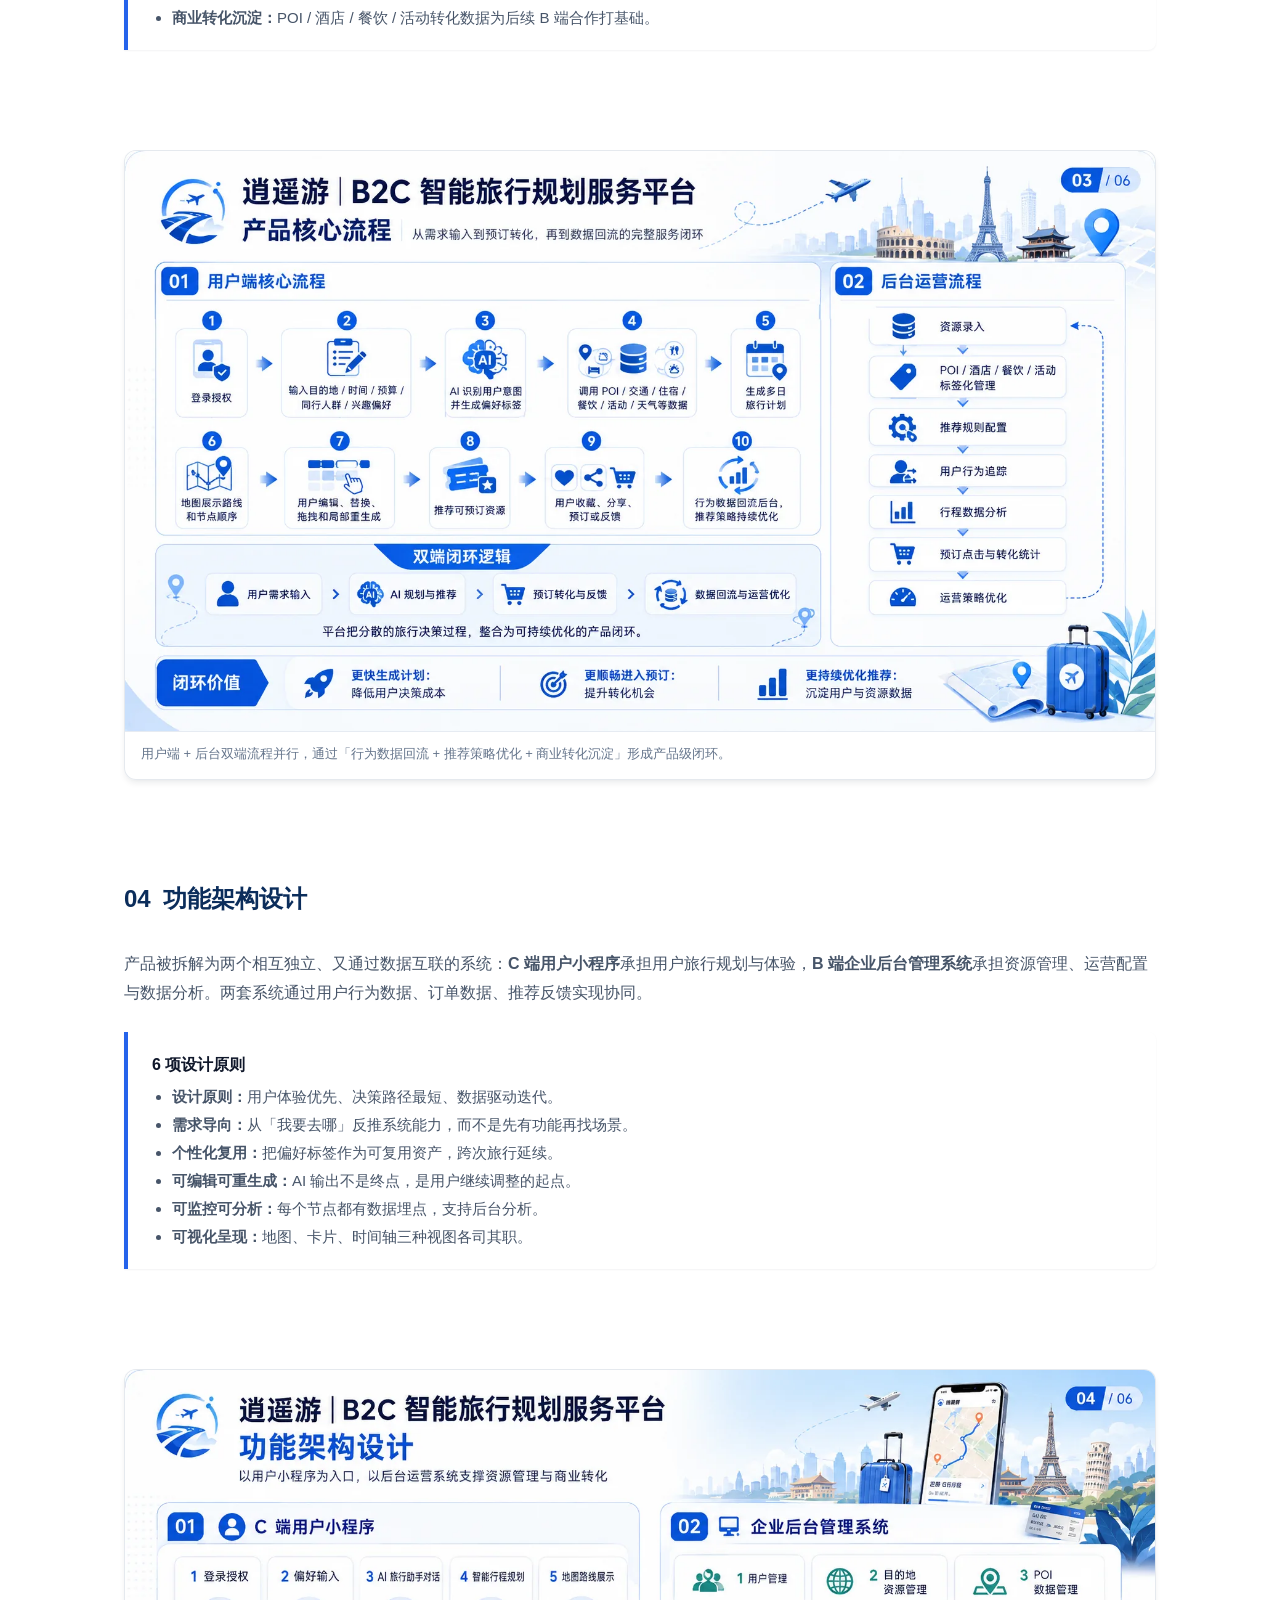
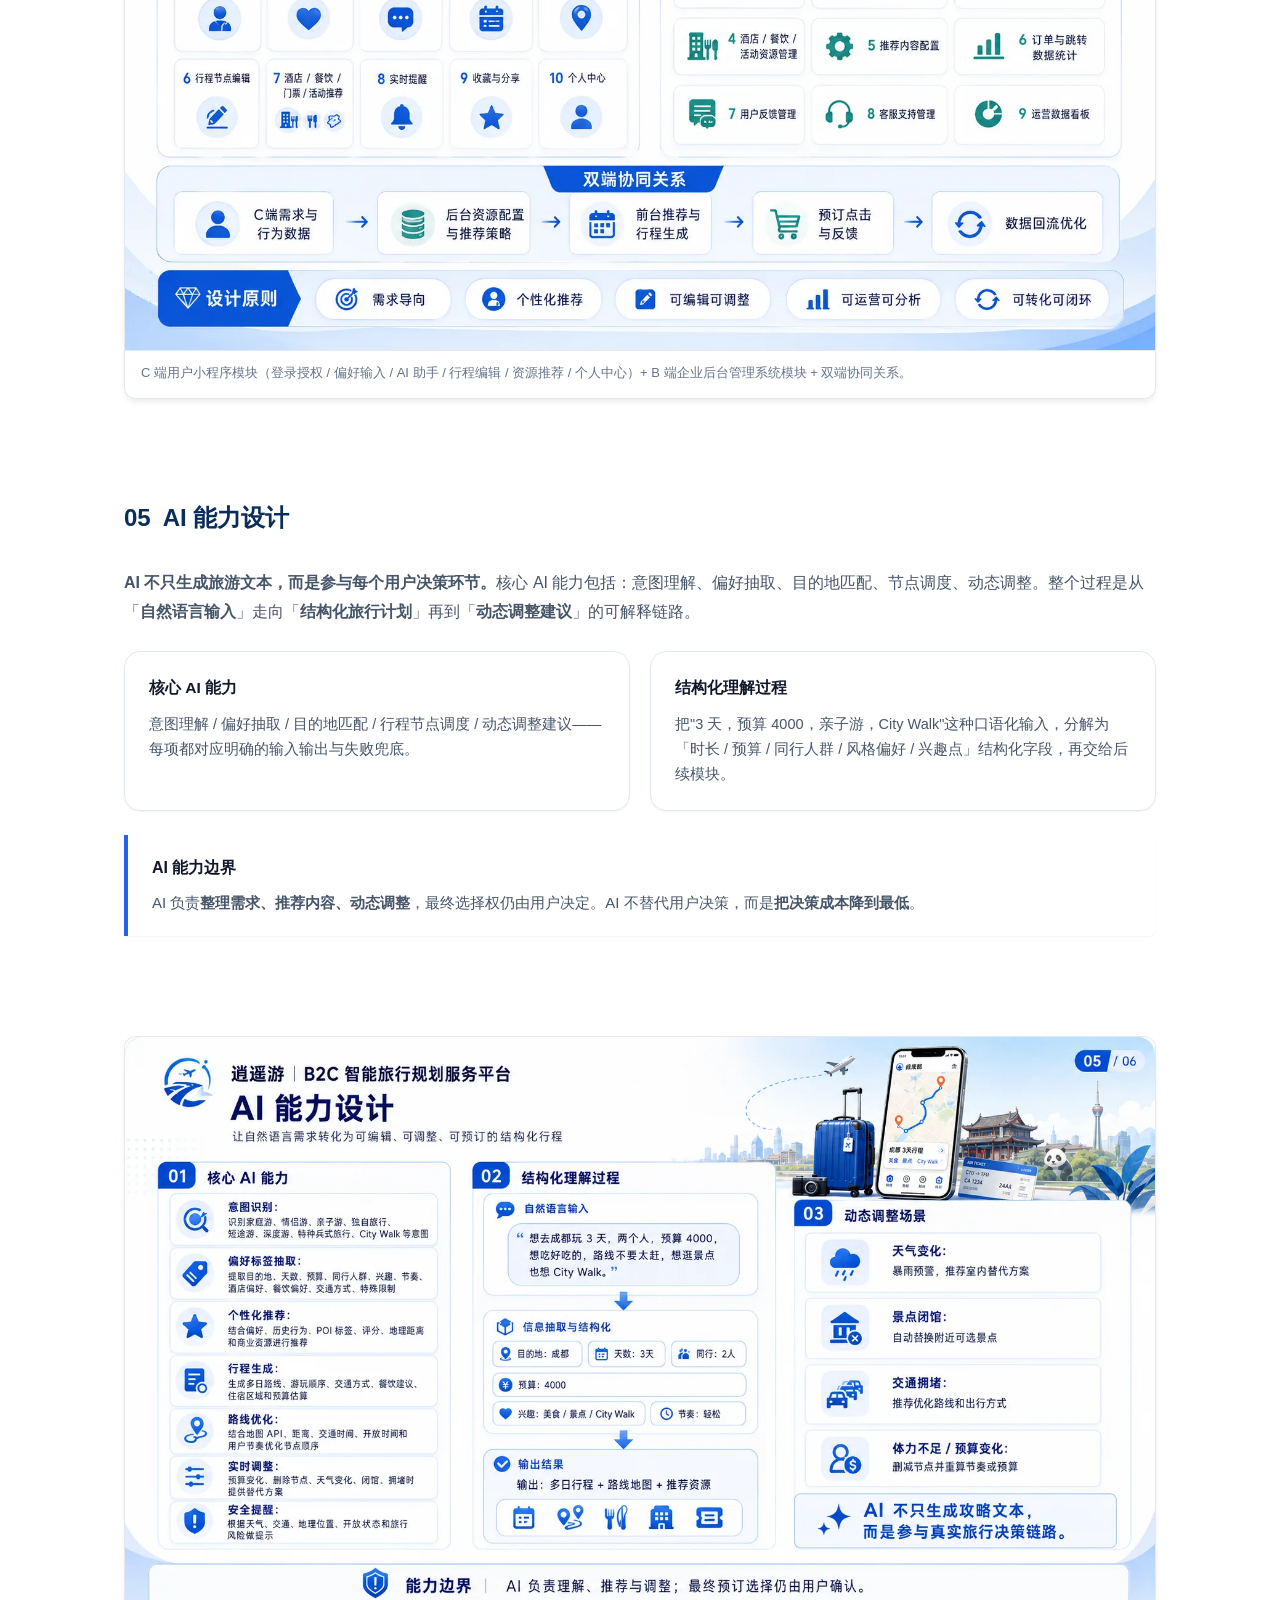
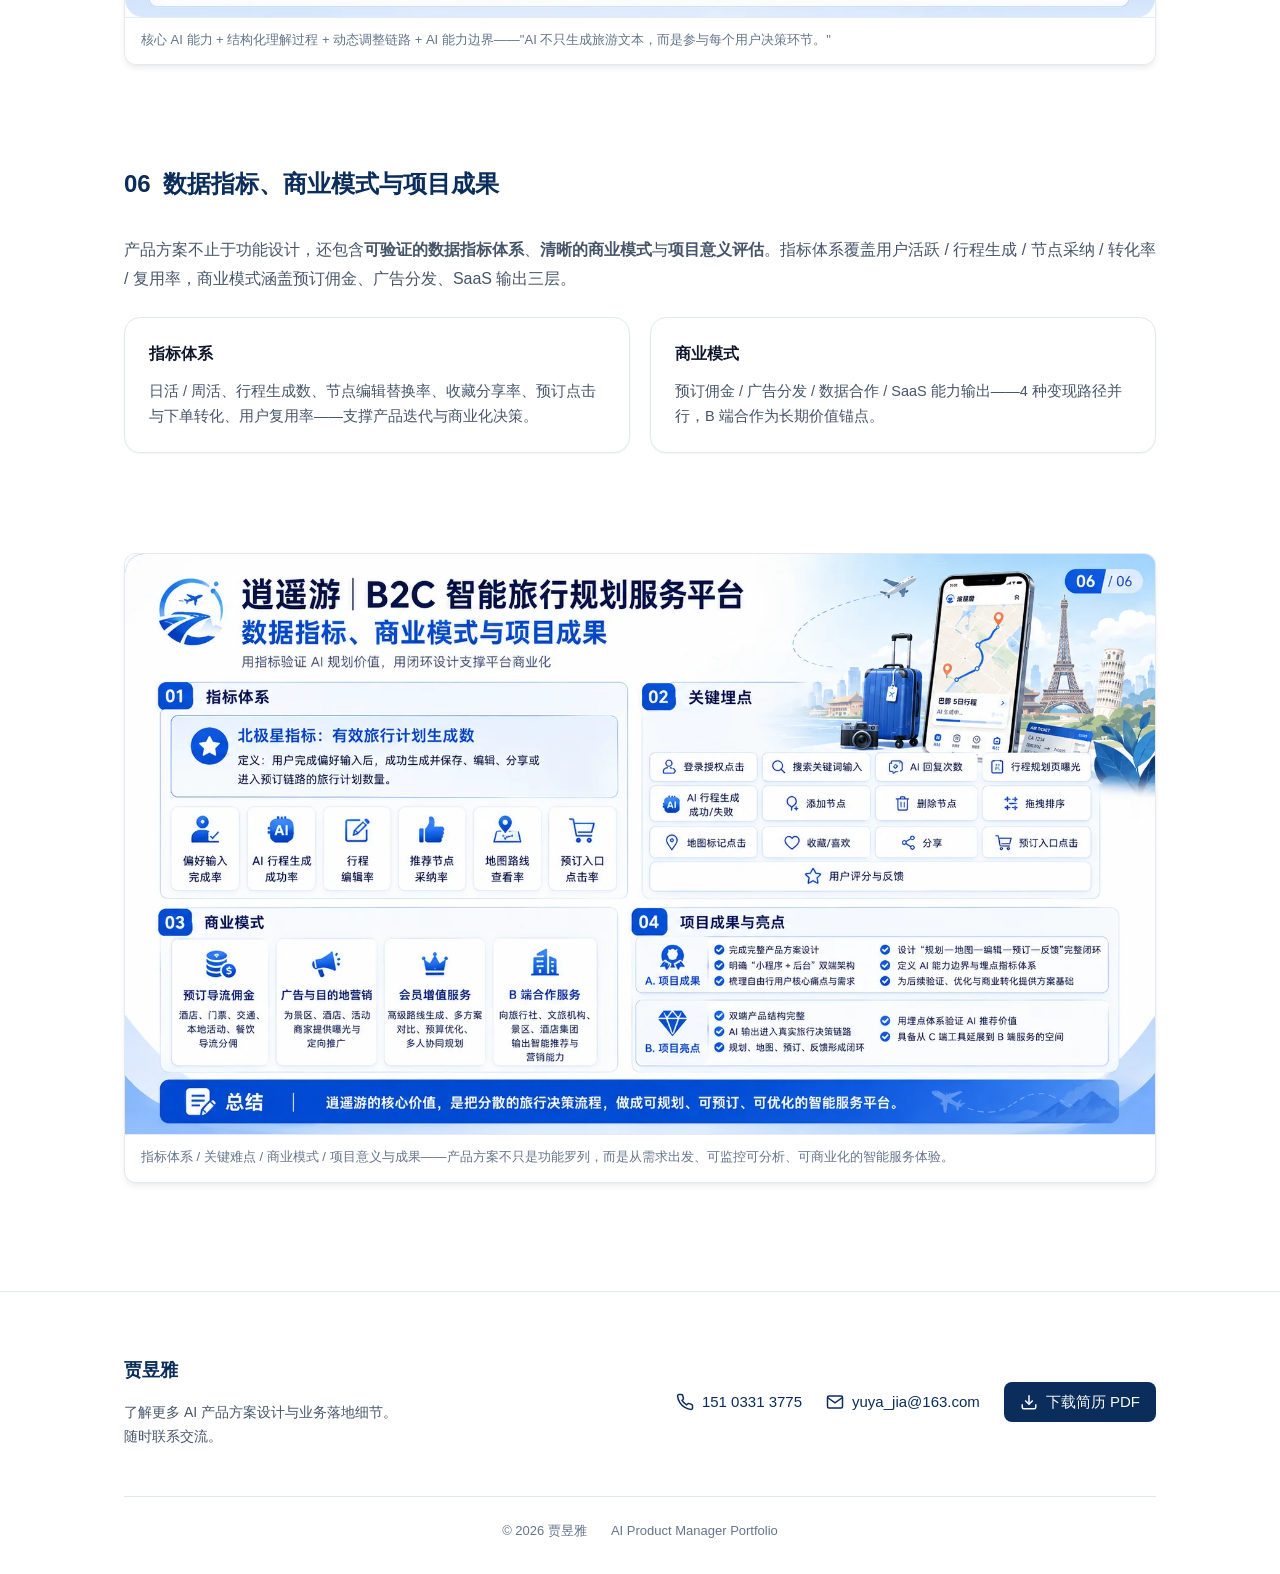
<file: travel.html>
<!doctype html>
<html lang="zh-CN">
  <head>
    <meta charset="UTF-8" />
    <meta name="viewport" content="width=device-width, initial-scale=1.0" />
    <title>逍遥游 · B2C 智能旅行规划服务平台 - 贾昱雅</title>
    <meta
      name="description"
      content="逍遥游是面向自由行市场的 B2C AI 旅行规划平台，用 AI 把自然语言需求转换为结构化旅行计划，并衔接酒店、餐饮、活动等商业资源形成双端闭环。"
    />
    <link rel="stylesheet" href="assets/style.css" />
  </head>
  <body class="page-detail">
    <!-- Global Tech Background -->
            <div class="site-bg" aria-hidden="true">
      <div class="bg-base"></div>
      <div class="bg-aurora bg-aurora-1"></div>
      <div class="bg-aurora bg-aurora-2"></div>

      <svg class="bg-fiber-svg" viewBox="0 0 1440 900" preserveAspectRatio="none">
        <defs>
          <linearGradient id="fiberEdgeFade" x1="0%" y1="0%" x2="100%" y2="0%">
            <stop offset="0%" stop-color="white" stop-opacity="0" />
            <stop offset="26%" stop-color="white" stop-opacity="0.04" />
            <stop offset="44%" stop-color="white" stop-opacity="0.34" />
            <stop offset="70%" stop-color="white" stop-opacity="0.9" />
            <stop offset="100%" stop-color="white" stop-opacity="1" />
          </linearGradient>

          <mask id="fiberMask">
            <rect x="0" y="0" width="1440" height="900" fill="url(#fiberEdgeFade)" />
          </mask>

          <linearGradient id="ambientGradient" x1="0%" y1="0%" x2="100%" y2="0%">
            <stop offset="0%" stop-color="rgba(255,255,255,0)" />
            <stop offset="35%" stop-color="rgba(147,197,253,0.14)" />
            <stop offset="62%" stop-color="rgba(255,255,255,0.18)" />
            <stop offset="100%" stop-color="rgba(255,255,255,0)" />
          </linearGradient>

          <linearGradient id="silkGradient" x1="0%" y1="0%" x2="100%" y2="0%">
            <stop offset="0%" stop-color="rgba(255,255,255,0)" />
            <stop offset="16%" stop-color="rgba(191,219,254,0.16)" />
            <stop offset="36%" stop-color="rgba(147,197,253,0.34)" />
            <stop offset="56%" stop-color="rgba(255,255,255,0.48)" />
            <stop offset="76%" stop-color="rgba(96,165,250,0.30)" />
            <stop offset="100%" stop-color="rgba(255,255,255,0)" />
          </linearGradient>

          <linearGradient id="highlightGradient" x1="0%" y1="0%" x2="100%" y2="0%">
            <stop offset="0%" stop-color="rgba(255,255,255,0)" />
            <stop offset="32%" stop-color="rgba(255,255,255,0.22)" />
            <stop offset="52%" stop-color="rgba(255,255,255,0.68)" />
            <stop offset="70%" stop-color="rgba(96,165,250,0.30)" />
            <stop offset="100%" stop-color="rgba(255,255,255,0)" />
          </linearGradient>

          <filter id="ambientBlur" x="-20%" y="-20%" width="140%" height="140%" color-interpolation-filters="sRGB">
            <feGaussianBlur stdDeviation="16" />
          </filter>
          <filter id="tinyGlow" x="-20%" y="-20%" width="140%" height="140%" color-interpolation-filters="sRGB">
            <feGaussianBlur stdDeviation="0.45" result="blur" />
            <feMerge>
              <feMergeNode in="blur" />
              <feMergeNode in="SourceGraphic" />
            </feMerge>
          </filter>
          <filter id="smallGlow" x="-20%" y="-20%" width="140%" height="140%" color-interpolation-filters="sRGB">
            <feGaussianBlur stdDeviation="0.9" result="blur" />
            <feMerge>
              <feMergeNode in="blur" />
              <feMergeNode in="SourceGraphic" />
            </feMerge>
          </filter>
        </defs>

        <g class="fiber-bundle" mask="url(#fiberMask)">
          <g class="fiber-ambient">
            <path d="M1530,790 C1250,850 1040,808 780,742 C600,696 440,720 260,795" />
            <path d="M1500,690 C1260,730 1030,710 770,650 C590,610 480,635 330,720" />
            <path d="M1610,860 C1330,905 1090,880 840,815 C645,765 470,780 230,870" />
            <path d="M1510,420 C1240,500 1030,548 780,520 C610,500 500,545 390,620" />
            <path d="M1460,170 C1210,235 1045,325 780,365 C635,388 540,430 460,505" />
            <path d="M1640,930 C1350,890 1120,900 900,850 C700,805 480,815 220,875" />
            <path d="M1560,610 C1320,650 1095,650 860,608 C680,576 535,600 400,670" />
            <path d="M1585,755 C1345,820 1115,800 890,735 C710,684 560,688 360,770" />
            <path d="M1495,310 C1265,392 1080,472 838,486 C655,496 530,545 390,642" />
            <path d="M1670,815 C1410,870 1165,846 925,780 C735,728 555,745 285,858" />
          </g>

          <g class="fiber-silk">
            <path d="M1560,795 C1300,842 1092,808 874,748 C722,707 590,688 470,712 C360,734 250,775 120,842" />
            <path d="M1518,760 C1272,808 1084,782 885,724 C728,678 600,660 502,685 C410,708 310,754 180,812" />
            <path d="M1604,842 C1340,876 1125,842 910,782 C742,736 610,710 492,730 C386,748 270,800 92,888" />
            <path d="M1474,704 C1238,744 1048,736 842,684 C684,644 572,644 472,690 C382,730 290,790 170,858" />
            <path d="M1620,895 C1375,904 1145,880 930,826 C760,784 605,770 460,804 C330,832 218,872 92,914" />
            <path d="M1492,630 C1268,678 1062,682 858,630 C700,590 585,600 475,652 C386,694 300,760 190,828" />
            <path d="M1548,580 C1292,628 1080,648 862,596 C698,558 592,568 500,618 C410,666 320,720 210,772" />
            <path d="M1466,510 C1248,570 1060,608 850,576 C700,554 604,568 520,620 C444,668 350,714 238,760" />
            <path d="M1568,460 C1328,526 1092,584 858,548 C696,522 602,534 520,578 C438,622 366,674 270,728" />
            <path d="M1498,388 C1260,458 1068,530 842,514 C688,502 590,526 506,574 C424,620 350,666 278,704" />
            <path d="M1512,312 C1270,390 1086,482 850,482 C690,482 590,512 510,558 C438,600 365,648 285,692" />
            <path d="M1448,222 C1238,302 1068,405 835,432 C690,448 596,486 516,530 C448,568 390,610 325,660" />
            <path d="M1575,150 C1310,226 1138,336 892,385 C735,416 628,462 542,512 C470,554 410,594 350,638" />
            <path d="M1590,260 C1326,330 1120,410 884,438 C720,458 620,490 538,540 C452,592 384,632 310,668" />
            <path d="M1540,710 C1300,765 1115,748 922,690 C765,644 632,632 520,672 C418,708 340,766 230,842" />
            <path d="M1650,745 C1392,800 1160,792 936,724 C762,672 622,660 498,706 C398,742 302,798 155,872" />
            <path d="M1510,820 C1278,852 1088,822 900,770 C742,726 640,716 530,744 C424,772 312,824 165,890" />
            <path d="M1598,670 C1348,720 1130,722 912,665 C740,620 630,620 526,662 C432,700 338,752 228,815" />
            <path d="M1460,600 C1248,642 1060,654 870,606 C715,568 610,576 516,624 C430,668 352,718 260,776" />
            <path d="M1520,540 C1298,594 1100,616 890,572 C724,538 616,546 526,592 C445,634 378,680 292,738" />
            <path d="M1440,462 C1234,520 1048,558 846,532 C696,512 608,528 536,574 C464,620 398,664 320,710" />
            <path d="M1485,360 C1262,432 1086,492 862,492 C710,492 614,518 538,562 C466,604 408,640 342,684" />
            <path d="M1610,910 C1370,892 1160,862 940,805 C768,760 625,748 486,782 C350,815 230,858 72,910" />
            <path d="M1548,878 C1322,884 1120,856 918,800 C758,756 622,742 500,770 C384,796 260,836 116,890" />
            <path d="M1660,812 C1406,846 1182,826 962,765 C795,718 654,704 520,735 C396,762 286,815 130,880" />
            <path d="M1578,735 C1350,780 1140,766 932,708 C770,662 648,650 532,690 C424,728 320,780 190,850" />
            <path d="M1502,285 C1290,350 1128,430 900,458 C742,478 642,505 560,552 C492,590 430,630 364,672" />
            <path d="M1532,188 C1302,258 1138,360 906,405 C754,434 650,478 570,526 C500,568 442,608 382,648" />
            <path d="M1640,390 C1398,448 1190,522 950,526 C786,530 674,548 586,594 C510,632 446,666 374,704" />
            <path d="M1588,500 C1348,558 1136,610 906,590 C744,576 632,584 540,630 C454,672 380,716 290,770" />
            <path d="M1490,930 C1260,892 1080,870 886,815 C735,772 610,770 492,805 C384,838 280,878 125,922" />
            <path d="M1680,640 C1415,682 1190,690 952,632 C778,590 654,590 542,636 C442,676 352,726 236,792" />
            <path d="M1625,705 C1390,742 1185,736 980,682 C820,640 700,636 582,675 C470,712 372,770 250,835" />
            <path d="M1545,760 C1315,805 1110,790 912,730 C760,684 632,678 515,718 C410,754 310,812 172,875" />
            <path d="M1665,865 C1418,878 1202,852 986,796 C810,750 662,740 518,776 C386,810 260,858 86,920" />
            <path d="M1510,675 C1288,724 1098,718 902,658 C748,612 626,612 514,658 C420,696 328,754 214,822" />
            <path d="M1590,620 C1358,670 1150,680 930,625 C760,584 642,590 534,638 C436,682 346,736 235,800" />
            <path d="M1478,570 C1265,622 1076,642 875,598 C720,564 612,574 516,624 C428,668 348,724 248,785" />
            <path d="M1618,530 C1385,586 1170,630 940,602 C780,582 656,590 548,642 C452,690 370,744 260,810" />
            <path d="M1545,438 C1320,506 1124,560 902,548 C742,540 632,560 532,612 C448,656 375,704 292,752" />
            <path d="M1595,350 C1365,420 1168,490 930,502 C760,510 642,536 545,586 C462,628 395,674 318,720" />
            <path d="M1488,255 C1275,335 1095,420 862,452 C710,472 612,506 528,554 C454,596 394,640 326,682" />
            <path d="M1660,775 C1425,820 1204,810 980,748 C810,702 670,698 536,738 C420,772 305,832 146,900" />
            <path d="M1538,900 C1310,878 1115,845 908,792 C750,752 620,748 495,782 C380,814 274,865 118,930" />
          </g>

          <g class="fiber-micro">
            <path d="M1542,778 C1315,814 1116,790 912,738 C756,698 628,684 512,712 C410,736 310,778 188,835" />
            <path d="M1570,812 C1338,848 1138,820 926,762 C768,720 642,708 528,736 C428,758 318,804 170,874" />
            <path d="M1490,690 C1260,738 1080,726 882,676 C724,638 606,638 500,682 C410,720 326,775 226,835" />
            <path d="M1608,875 C1372,886 1160,858 940,810 C770,772 620,766 482,798 C358,826 246,870 92,925" />
            <path d="M1516,615 C1296,660 1098,666 894,620 C736,584 620,590 518,636 C426,676 344,728 244,782" />
            <path d="M1478,536 C1260,588 1070,620 860,588 C708,566 610,576 522,624 C440,666 362,710 268,754" />
            <path d="M1560,478 C1328,538 1110,590 884,560 C728,538 624,548 538,592 C456,634 382,682 294,730" />
            <path d="M1488,402 C1272,468 1086,532 866,520 C710,512 610,534 526,580 C450,622 384,664 308,708" />
            <path d="M1538,338 C1305,404 1120,478 894,482 C734,486 628,512 544,558 C470,598 410,638 342,680" />
            <path d="M1458,240 C1248,318 1078,412 846,438 C704,454 612,492 532,538 C462,578 402,620 334,662" />
            <path d="M1582,166 C1334,240 1150,342 912,390 C760,420 660,462 578,512 C508,552 450,594 386,636" />
            <path d="M1655,700 C1400,748 1180,748 954,692 C782,650 650,645 532,686 C432,722 338,772 220,842" />
            <path d="M1528,845 C1300,866 1098,836 898,784 C746,744 634,736 520,762 C412,788 302,836 160,900" />
            <path d="M1618,588 C1378,638 1160,654 930,610 C760,578 648,580 548,626 C454,668 370,718 260,788" />
            <path d="M1508,918 C1282,884 1088,856 892,805 C742,766 620,762 502,796 C390,828 286,870 130,924" />
            <path d="M1668,812 C1420,840 1198,822 974,762 C808,718 668,704 536,736 C414,764 302,815 146,884" />
            <path d="M1600,735 C1370,770 1160,760 950,704 C790,662 660,658 540,696 C436,728 336,782 210,850" />
            <path d="M1555,788 C1328,826 1130,808 928,752 C772,710 646,704 526,738 C418,768 310,820 166,888" />
            <path d="M1642,882 C1408,884 1190,854 970,804 C800,766 646,758 500,792 C364,824 252,870 98,926" />
            <path d="M1498,650 C1278,698 1088,696 890,646 C732,606 616,612 512,660 C422,702 342,756 236,820" />
            <path d="M1588,558 C1355,612 1142,640 916,602 C756,574 640,582 536,632 C442,676 360,730 252,794" />
            <path d="M1518,475 C1298,535 1105,582 888,560 C732,544 626,558 530,608 C448,650 374,700 292,748" />
            <path d="M1635,420 C1400,482 1190,538 952,534 C790,532 668,552 560,602 C470,644 398,692 316,735" />
            <path d="M1560,300 C1340,372 1155,452 918,476 C750,494 638,526 542,574 C462,614 398,654 330,696" />
            <path d="M1470,205 C1265,286 1095,388 858,428 C710,452 612,490 530,536 C462,576 402,620 340,660" />
            <path d="M1670,675 C1425,720 1198,724 966,670 C792,628 660,628 540,672 C434,710 342,762 220,832" />
            <path d="M1598,825 C1365,850 1150,828 940,770 C778,724 650,716 520,752 C400,786 292,840 138,904" />
            <path d="M1518,872 C1290,862 1096,832 900,780 C746,740 620,738 500,772 C386,804 282,852 130,912" />
          </g>

          <g class="fiber-highlight">
            <path d="M1530,740 C1300,790 1110,770 915,708 C780,666 660,650 540,688" style="animation-delay: 0s" />
            <path d="M1600,848 C1370,875 1160,845 940,788 C780,748 648,735 520,766" style="animation-delay: -5s" />
            <path d="M1505,570 C1285,625 1090,642 884,596 C735,564 624,570 535,618" style="animation-delay: -11s" />
            <path d="M1455,255 C1262,332 1088,420 858,446 C716,462 620,492 542,538" style="animation-delay: -17s" />
            <path d="M1585,430 C1360,500 1134,558 906,548 C752,542 642,556 548,600" style="animation-delay: -9s" />
            <path d="M1640,905 C1388,895 1162,862 930,805 C762,764 626,755 482,790" style="animation-delay: -21s" />
            <path d="M1500,682 C1288,730 1102,724 910,672 C768,633 642,630 535,670" style="animation-delay: -14s" />
            <path d="M1552,330 C1322,402 1138,480 906,492 C744,500 636,526 552,574" style="animation-delay: -3s" />
            <path d="M1620,792 C1400,825 1190,812 968,752 C800,706 664,694 530,730" style="animation-delay: -19s" />
            <path d="M1588,620 C1358,674 1145,682 930,626 C770,586 650,590 540,638" style="animation-delay: -7s" />
            <path d="M1660,870 C1422,880 1206,850 980,790 C812,746 666,738 522,776" style="animation-delay: -23s" />
            <path d="M1530,450 C1312,520 1120,570 902,558 C750,550 640,565 548,610" style="animation-delay: -13s" />
          </g>
        </g>
      </svg>

      <div class="bg-sparkles">
        <div class="particle p-0" style="width: 2.4px; height: 2.4px; top: 28%; left: 86%; animation-duration: 26s; animation-delay: -2s;"></div>
        <div class="particle p-1" style="width: 1.8px; height: 1.8px; top: 44%; left: 91%; animation-duration: 30s; animation-delay: -10s;"></div>
        <div class="particle p-2" style="width: 2.8px; height: 2.8px; top: 65%; left: 82%; animation-duration: 28s; animation-delay: -6s;"></div>
        <div class="particle p-3" style="width: 2.9px; height: 2.9px; top: 82%; left: 89%; animation-duration: 34s; animation-delay: -16s;"></div>
        <div class="particle p-4" style="width: 1.7px; height: 1.7px; top: 38%; left: 72%; animation-duration: 29s; animation-delay: -4s;"></div>
        <div class="particle p-5" style="width: 2.2px; height: 2.2px; top: 74%; left: 76%; animation-duration: 27s; animation-delay: -14s;"></div>
        <div class="particle p-6" style="width: 2.6px; height: 2.6px; top: 56%; left: 94%; animation-duration: 32s; animation-delay: -8s;"></div>
        <div class="particle p-7" style="width: 1.8px; height: 1.8px; top: 18%; left: 79%; animation-duration: 36s; animation-delay: -20s;"></div>
        <div class="particle p-8" style="width: 2.4px; height: 2.4px; top: 86%; left: 68%; animation-duration: 31s; animation-delay: -12s;"></div>
        <div class="particle p-9" style="width: 1.6px; height: 1.6px; top: 70%; left: 92%; animation-duration: 33s; animation-delay: -18s;"></div>
      </div>
    </div>
    <nav class="navbar">
      <div class="container">
        <div class="nav-left">
          <a class="nav-back" href="index.html#other-projects" aria-label="返回其他项目">
            <svg width="18" height="18" viewBox="0 0 24 24" fill="none" stroke="currentColor" stroke-width="2"><line x1="19" y1="12" x2="5" y2="12"/><polyline points="12 19 5 12 12 5"/></svg>
          </a>
          <a class="logo" href="index.html">贾昱雅</a>
        </div>
        <ul class="nav-links">
          <li><a href="index.html#about">个人能力</a></li>
          <li><a href="index.html#projects">核心项目</a></li>
          <li><a href="index.html#experience">工作经历</a></li>
          <li><a href="index.html#contact">联系方式</a></li>
        </ul>
        <button class="menu-toggle" aria-label="Toggle menu">
          <svg
            width="24"
            height="24"
            viewBox="0 0 24 24"
            fill="none"
            stroke="currentColor"
            stroke-width="2"
          >
            <path d="M3 12h18M3 6h18M3 18h18" />
          </svg>
        </button>
      </div>
    </nav>

    <header class="detail-hero section-reveal">
      <div class="hero-bg-grid subtle"></div>
      <div class="container relative">
        <div class="detail-tags">
          <span class="badge primary">B2C 项目</span
          ><span class="badge">AI 旅行规划</span
          ><span class="badge">个性化推荐</span
          ><span class="badge">双端架构</span
          ><span class="badge">完整产品方案</span>
        </div>

        <h1>逍遥游 · B2C 智能旅行规划服务平台</h1>
        <p class="tagline">
          面向自由行市场的 AI 旅行规划平台。用 AI 把用户的自然语言需求、兴趣偏好、预算约束和时间安排转换为<strong>结构化旅行计划</strong>，并衔接酒店、餐饮、景点、活动等商业资源，形成「需求输入 → AI 规划 → 行程调整 → 资源推荐 → 预订转化 → 数据回流」的 B2C 产品闭环。
        </p>

        <div class="project-brief bento-card">
          <div class="brief-item">
            <div class="b-lbl">类型</div>
            <div class="b-val">B2C 项目</div>
          </div>
          <div class="brief-item">
            <div class="b-lbl">角色</div>
            <div class="b-val">AI 产品经理助理 · 产品方案设计</div>
          </div>
          <div class="brief-item">
            <div class="b-lbl">关键模块</div>
            <div class="b-val">需求识别 · 智能行程规划 · 资源推荐 · 双端运营闭环</div>
          </div>
        </div>
      </div>
    </header>

    <section class="project-content section-reveal">
      <div class="container">

        <div class="prose-block">
          <h2><span class="num">01</span> 项目定位</h2>
          <p>
            「逍遥游」是一款面向<strong>在线自由行市场</strong>的 B2C 智能旅行规划服务平台，采用「<strong>微信小程序用户端 + 企业后台管理系统</strong>」的产品形态。一端连接 C 端旅行用户，提供目的地推荐、偏好识别、智能行程生成、地图路线规划、预订服务与实时提醒；另一端连接平台运营方与旅游资源方，支持 POI、酒店、餐饮、活动、订单、用户行为和运营数据的后台管理。
          </p>
        </div>

        <figure class="prose-figure">
          <img src="assets/images/travel/01.webp" alt="逍遥游 项目定位与双端架构" loading="lazy" />
          <figcaption>B2C AI 旅行规划平台整体定位：项目定位 / 背景机会 / 双端产品架构 / 核心价值——一张图概括产品定位逻辑。</figcaption>
        </figure>

        <div class="prose-block">
          <h2><span class="num">02</span> 用户痛点与价值机会</h2>
          <p>
            自由行用户已经形成线上预订习惯，但在<strong>旅行计划制定阶段</strong>仍然存在明显痛点：信息来源分散（OTA / 攻略社区 / 地图 / 本地生活割裂）、筛选成本高、个性化不足、行程临时调整困难。逍遥游的核心机会点是用 AI 重构整条规划链路。
          </p>
          <div class="grid-card-2 mt-24">
            <div class="bento-card inner">
              <div class="icon-title">5 类核心痛点</div>
              <p>
                旅行规划链路长 / 信息过载决策压力大 / 个性化匹配不足 / 行程调整成本高 / 规划与预订割裂。
              </p>
            </div>
            <div class="bento-card inner">
              <div class="icon-title">4 大产品机会点</div>
              <p>
                偏好结构化识别 + AI 行程一键生成 + 地图节点可视化编辑 + 一站式资源预订，覆盖「规划 → 预订」完整链路。
              </p>
            </div>
          </div>
        </div>

        <figure class="prose-figure">
          <img src="assets/images/travel/02.webp" alt="逍遥游 用户痛点与价值机会" loading="lazy" />
          <figcaption>5 大目标用户 / 5 类核心痛点 / 4 大产品机会点 / 3 大目标用户价值——从用户视角推导产品的价值机会。</figcaption>
        </figure>

        <div class="prose-block">
          <h2><span class="num">03</span> 产品核心流程：双端闭环</h2>
          <p>
            用户端走「<strong>偏好输入 → AI 意图识别 → 数据调用（POI / 交通 / 住宿 / 餐饮 / 活动 / 天气）→ 多日行程生成 → 地图编辑 → 资源推荐 → 收藏分享预订</strong>」；后台走「<strong>资源录入标签化 → 推荐规则配置 → 用户行为追踪 → 行程数据分析 → 预订转化统计 → 运营策略优化</strong>」。
          </p>
          <div class="callout-box mt-24">
            <div class="callout-title">双端数据闭环</div>
            <ul>
              <li><strong>用户行为回流：</strong>偏好标签 / 节点采纳 / 编辑替换 / 收藏分享 / 预订点击全部回写后台。</li>
              <li><strong>推荐策略优化：</strong>基于行为数据持续校正个性化推荐与资源匹配。</li>
              <li><strong>商业转化沉淀：</strong>POI / 酒店 / 餐饮 / 活动转化数据为后续 B 端合作打基础。</li>
            </ul>
          </div>
        </div>

        <figure class="prose-figure">
          <img src="assets/images/travel/03.webp" alt="逍遥游 产品核心流程：双端闭环" loading="lazy" />
          <figcaption>用户端 + 后台双端流程并行，通过「行为数据回流 + 推荐策略优化 + 商业转化沉淀」形成产品级闭环。</figcaption>
        </figure>

        <div class="prose-block">
          <h2><span class="num">04</span> 功能架构设计</h2>
          <p>
            产品被拆解为两个相互独立、又通过数据互联的系统：<strong>C 端用户小程序</strong>承担用户旅行规划与体验，<strong>B 端企业后台管理系统</strong>承担资源管理、运营配置与数据分析。两套系统通过用户行为数据、订单数据、推荐反馈实现协同。
          </p>
          <div class="callout-box mt-24">
            <div class="callout-title">6 项设计原则</div>
            <ul>
              <li><strong>设计原则：</strong>用户体验优先、决策路径最短、数据驱动迭代。</li>
              <li><strong>需求导向：</strong>从「我要去哪」反推系统能力，而不是先有功能再找场景。</li>
              <li><strong>个性化复用：</strong>把偏好标签作为可复用资产，跨次旅行延续。</li>
              <li><strong>可编辑可重生成：</strong>AI 输出不是终点，是用户继续调整的起点。</li>
              <li><strong>可监控可分析：</strong>每个节点都有数据埋点，支持后台分析。</li>
              <li><strong>可视化呈现：</strong>地图、卡片、时间轴三种视图各司其职。</li>
            </ul>
          </div>
        </div>

        <figure class="prose-figure">
          <img src="assets/images/travel/04.webp" alt="逍遥游 功能架构设计" loading="lazy" />
          <figcaption>C 端用户小程序模块（登录授权 / 偏好输入 / AI 助手 / 行程编辑 / 资源推荐 / 个人中心）+ B 端企业后台管理系统模块 + 双端协同关系。</figcaption>
        </figure>

        <div class="prose-block">
          <h2><span class="num">05</span> AI 能力设计</h2>
          <p>
            <strong>AI 不只生成旅游文本，而是参与每个用户决策环节。</strong>核心 AI 能力包括：意图理解、偏好抽取、目的地匹配、节点调度、动态调整。整个过程是从「<strong>自然语言输入</strong>」走向「<strong>结构化旅行计划</strong>」再到「<strong>动态调整建议</strong>」的可解释链路。
          </p>
          <div class="grid-card-2 mt-24">
            <div class="bento-card inner">
              <div class="icon-title">核心 AI 能力</div>
              <p>
                意图理解 / 偏好抽取 / 目的地匹配 / 行程节点调度 / 动态调整建议——每项都对应明确的输入输出与失败兜底。
              </p>
            </div>
            <div class="bento-card inner">
              <div class="icon-title">结构化理解过程</div>
              <p>
                把"3 天，预算 4000，亲子游，City Walk"这种口语化输入，分解为「时长 / 预算 / 同行人群 / 风格偏好 / 兴趣点」结构化字段，再交给后续模块。
              </p>
            </div>
          </div>
          <div class="callout-box mt-24">
            <div class="callout-title">AI 能力边界</div>
            <p>
              AI 负责<strong>整理需求、推荐内容、动态调整</strong>，最终选择权仍由用户决定。AI 不替代用户决策，而是<strong>把决策成本降到最低</strong>。
            </p>
          </div>
        </div>

        <figure class="prose-figure">
          <img src="assets/images/travel/05.webp" alt="逍遥游 AI 能力设计" loading="lazy" />
          <figcaption>核心 AI 能力 + 结构化理解过程 + 动态调整链路 + AI 能力边界——"AI 不只生成旅游文本，而是参与每个用户决策环节。"</figcaption>
        </figure>

        <div class="prose-block">
          <h2><span class="num">06</span> 数据指标、商业模式与项目成果</h2>
          <p>
            产品方案不止于功能设计，还包含<strong>可验证的数据指标体系</strong>、<strong>清晰的商业模式</strong>与<strong>项目意义评估</strong>。指标体系覆盖用户活跃 / 行程生成 / 节点采纳 / 转化率 / 复用率，商业模式涵盖预订佣金、广告分发、SaaS 输出三层。
          </p>
          <div class="grid-card-2 mt-24">
            <div class="bento-card inner">
              <div class="icon-title">指标体系</div>
              <p>
                日活 / 周活、行程生成数、节点编辑替换率、收藏分享率、预订点击与下单转化、用户复用率——支撑产品迭代与商业化决策。
              </p>
            </div>
            <div class="bento-card inner">
              <div class="icon-title">商业模式</div>
              <p>
                预订佣金 / 广告分发 / 数据合作 / SaaS 能力输出——4 种变现路径并行，B 端合作为长期价值锚点。
              </p>
            </div>
          </div>
        </div>

        <figure class="prose-figure">
          <img src="assets/images/travel/06.webp" alt="逍遥游 数据指标、商业模式与项目成果" loading="lazy" />
          <figcaption>指标体系 / 关键难点 / 商业模式 / 项目意义与成果——产品方案不只是功能罗列，而是从需求出发、可监控可分析、可商业化的智能服务体验。</figcaption>
        </figure>
      </div>
    </section>

    <footer id="contact">
      <div class="container">
        <div class="footer-grid">
          <div class="footer-info">
            <a class="logo" href="index.html">贾昱雅</a>
            <p>了解更多 AI 产品方案设计与业务落地细节。<br />随时联系交流。</p>
          </div>
          <div class="footer-links">
            <a href="tel:15103313775" class="contact-btn">
              <svg
                width="18"
                height="18"
                viewBox="0 0 24 24"
                fill="none"
                stroke="currentColor"
                stroke-width="2"
              >
                <path
                  d="M22 16.92v3a2 2 0 0 1-2.18 2 19.79 19.79 0 0 1-8.63-3.07 19.5 19.5 0 0 1-6-6 19.79 19.79 0 0 1-3.07-8.67A2 2 0 0 1 4.11 2h3a2 2 0 0 1 2 1.72 12.84 12.84 0 0 0 .7 2.81 2 2 0 0 1-.45 2.11L8.09 9.91a16 16 0 0 0 6 6l1.27-1.27a2 2 0 0 1 2.11-.45 12.84 12.84 0 0 0 2.81.7A2 2 0 0 1 22 16.92z"
                />
              </svg>
              151 0331 3775
            </a>
            <a href="mailto:yuya_jia@163.com" class="contact-btn">
              <svg
                width="18"
                height="18"
                viewBox="0 0 24 24"
                fill="none"
                stroke="currentColor"
                stroke-width="2"
              >
                <path
                  d="M4 4h16c1.1 0 2 .9 2 2v12c0 1.1-.9 2-2 2H4c-1.1 0-2-.9-2-2V6c0-1.1.9-2 2-2z"
                />
                <polyline points="22,6 12,13 2,6" />
              </svg>
              yuya_jia@163.com
            </a>
            <a href="assets/resume.pdf" class="contact-btn primary" download="贾昱雅(硕士)-AI产品.pdf">
              <svg width="18" height="18" viewBox="0 0 24 24" fill="none" stroke="currentColor" stroke-width="2">
                <path d="M21 15v4a2 2 0 0 1-2 2H5a2 2 0 0 1-2-2v-4" />
                <polyline points="7 10 12 15 17 10" />
                <line x1="12" y1="15" x2="12" y2="3" />
              </svg>
              下载简历 PDF
            </a>
          </div>
        </div>
        <div class="copyright">
          <span>© 2026 贾昱雅</span>
          <span class="separator"></span>
          <span>AI Product Manager Portfolio</span>
        </div>
      </div>
    </footer>

    <script type="module" src="assets/main.js"></script>
  </body>
</html>
</file>
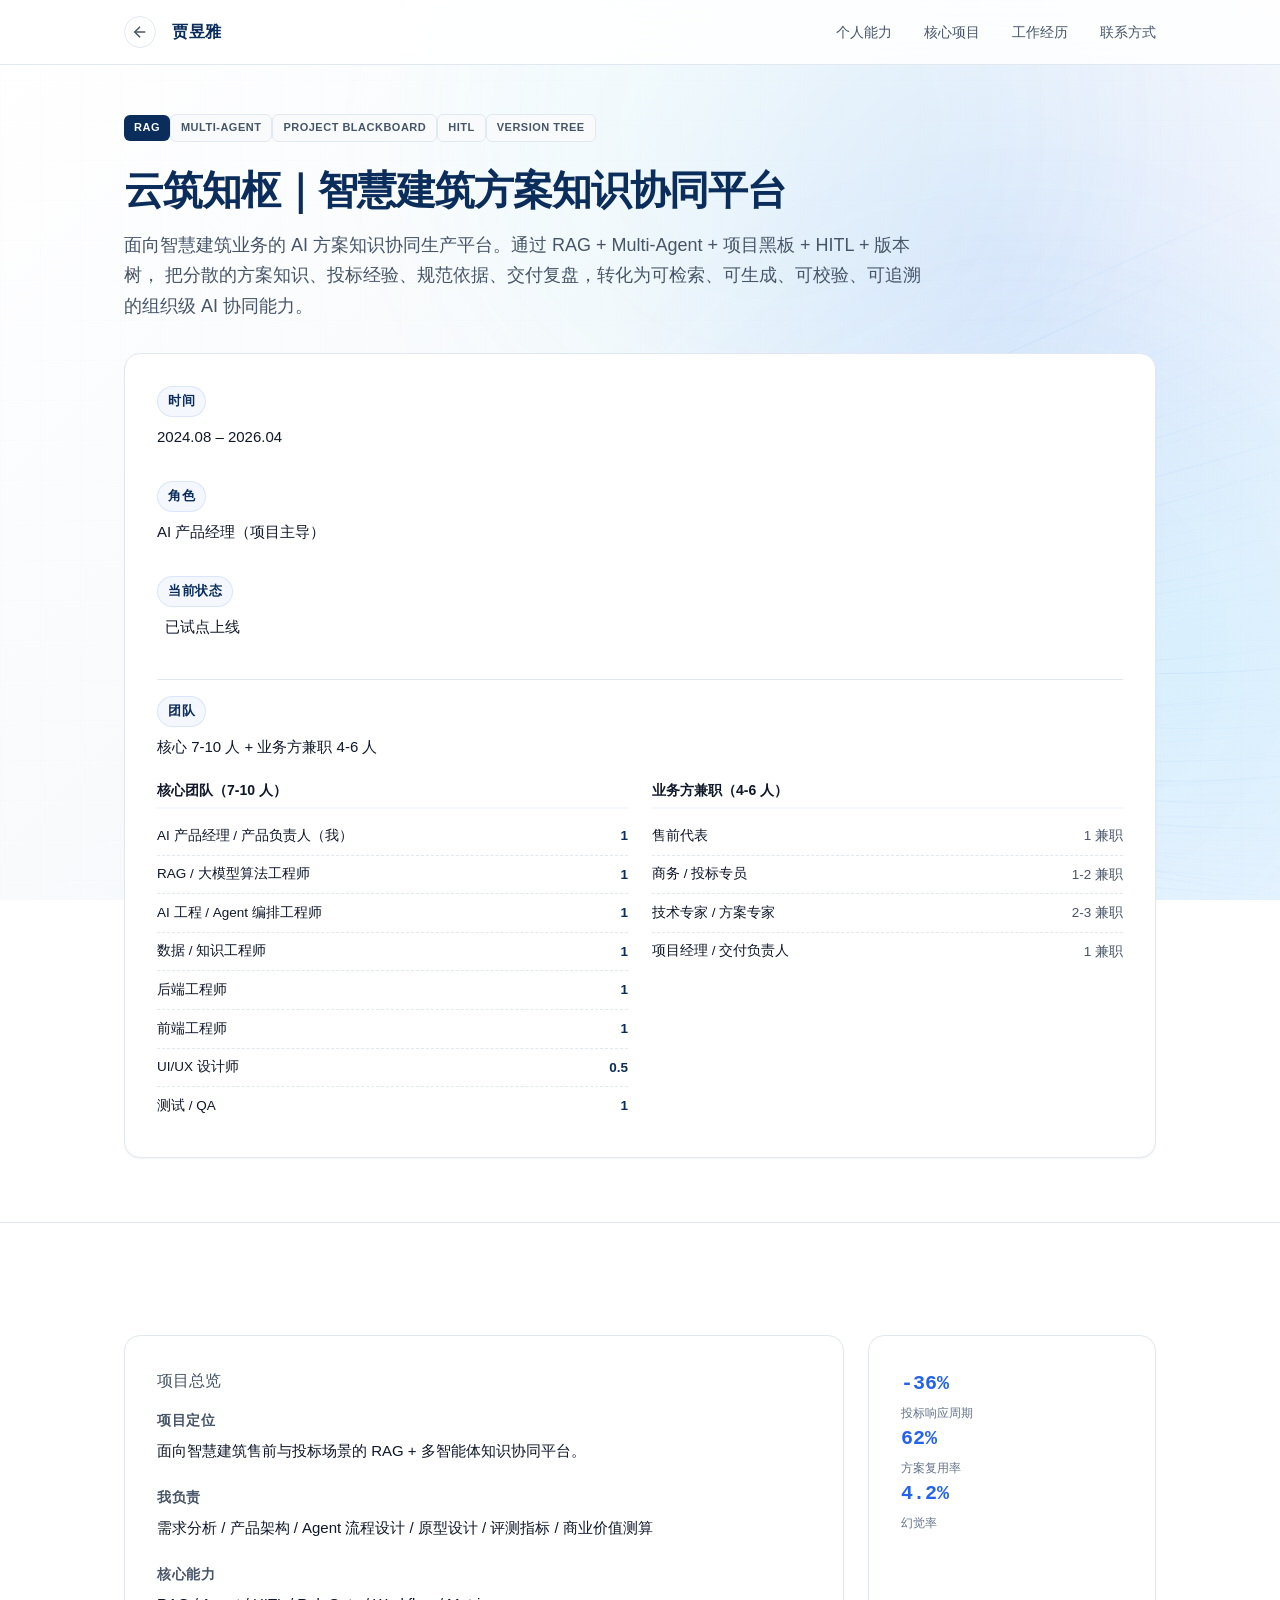
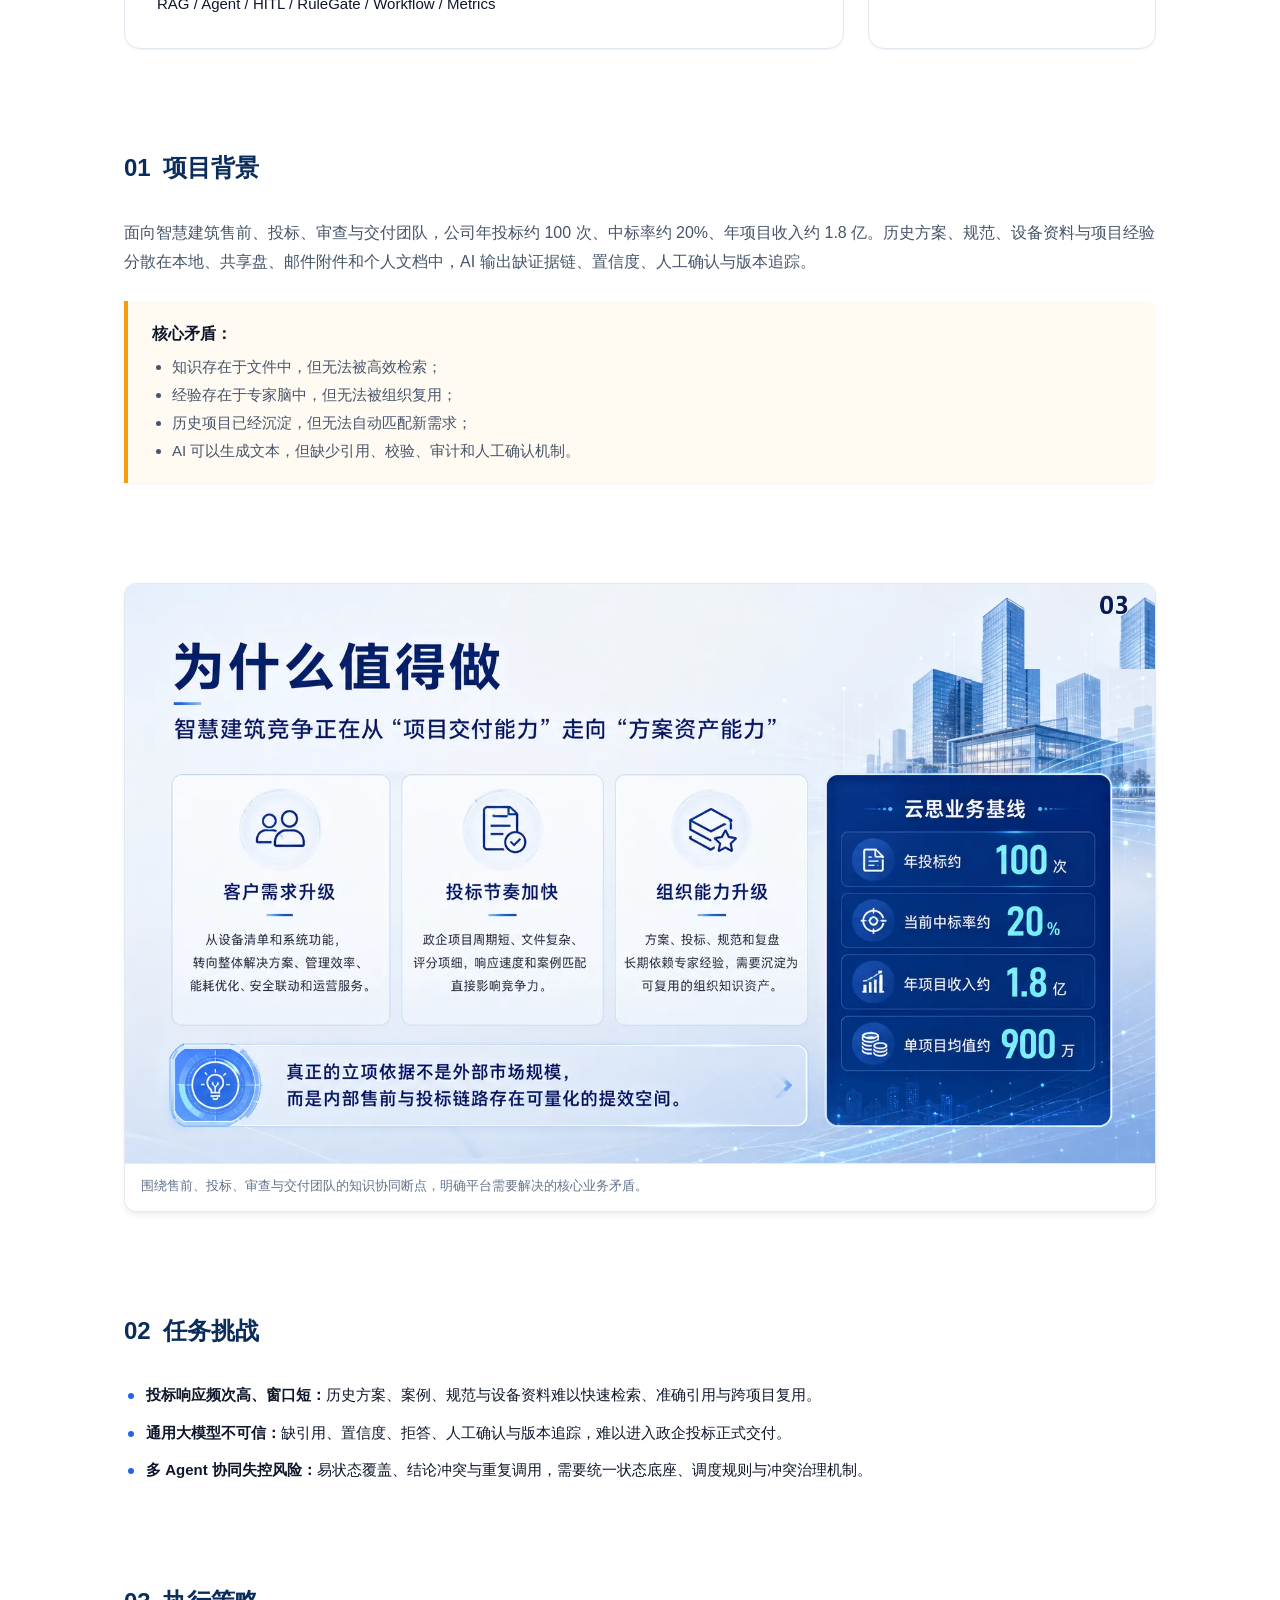
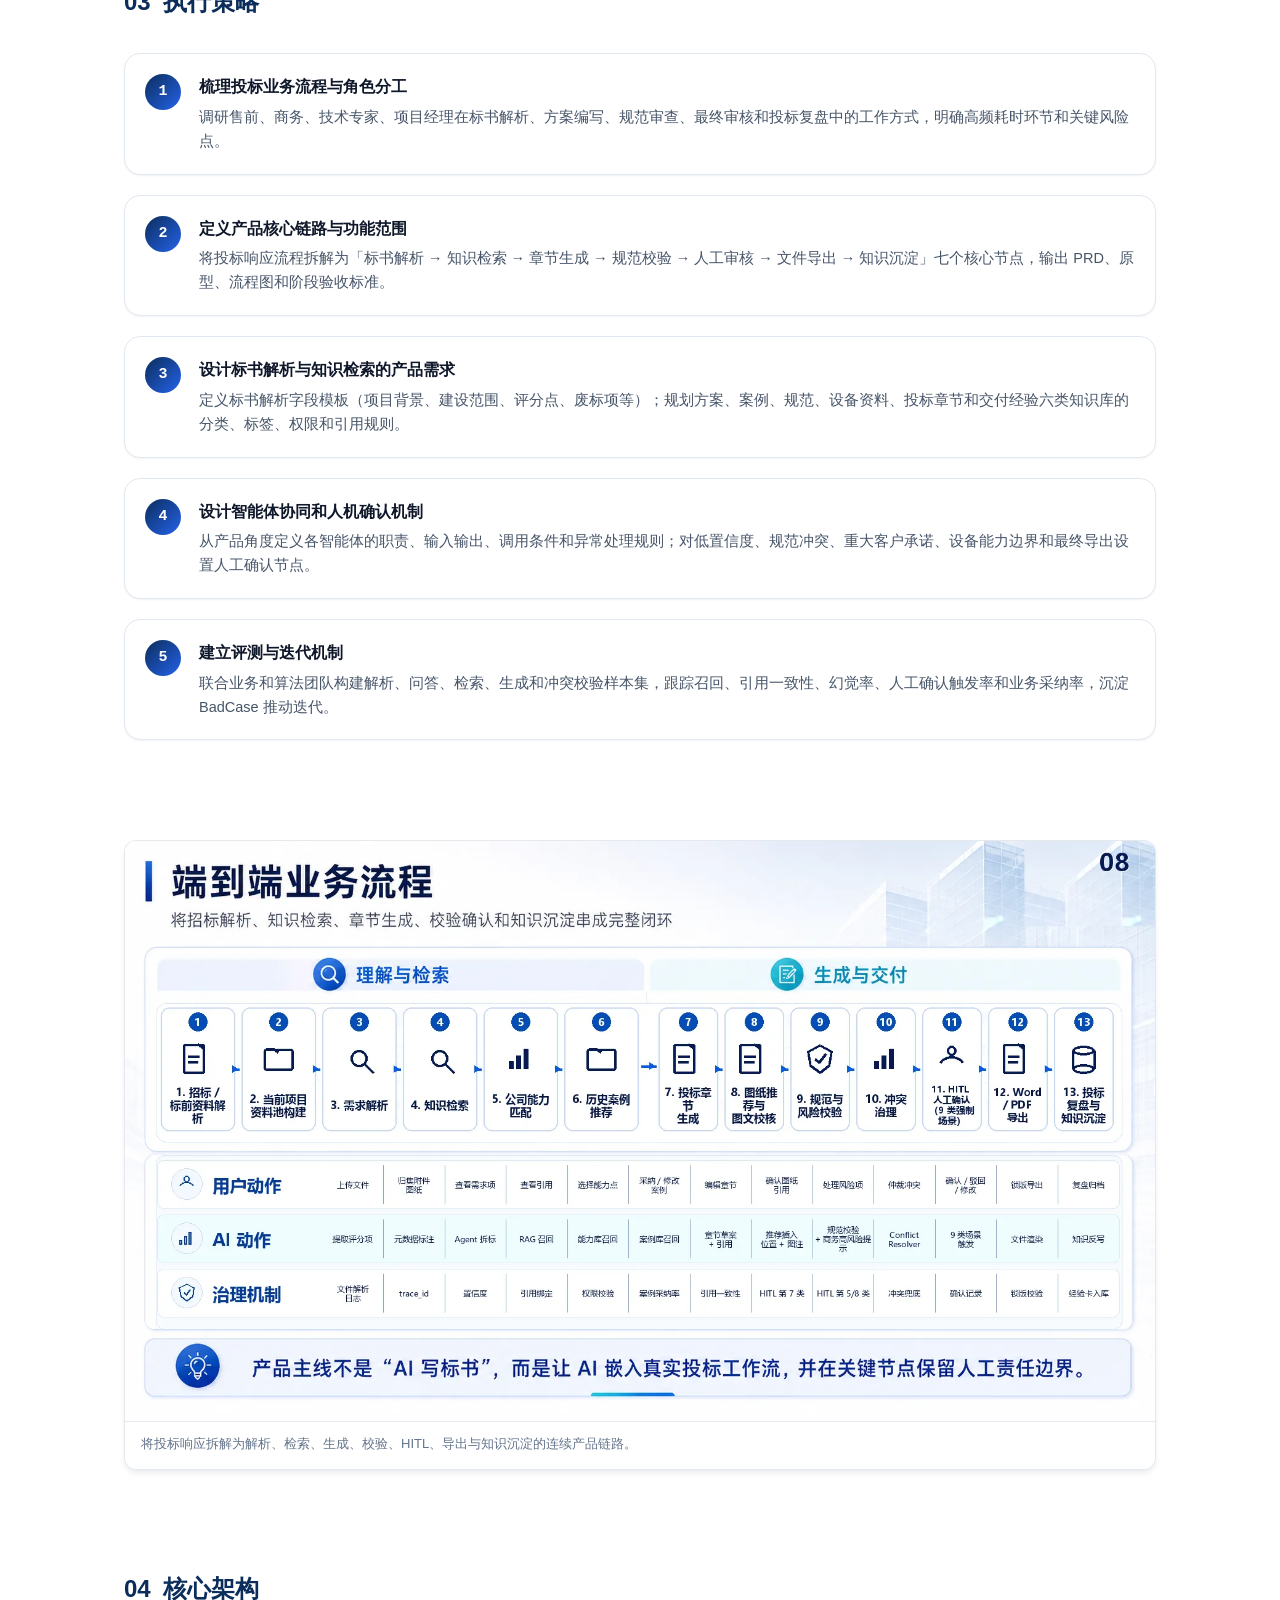
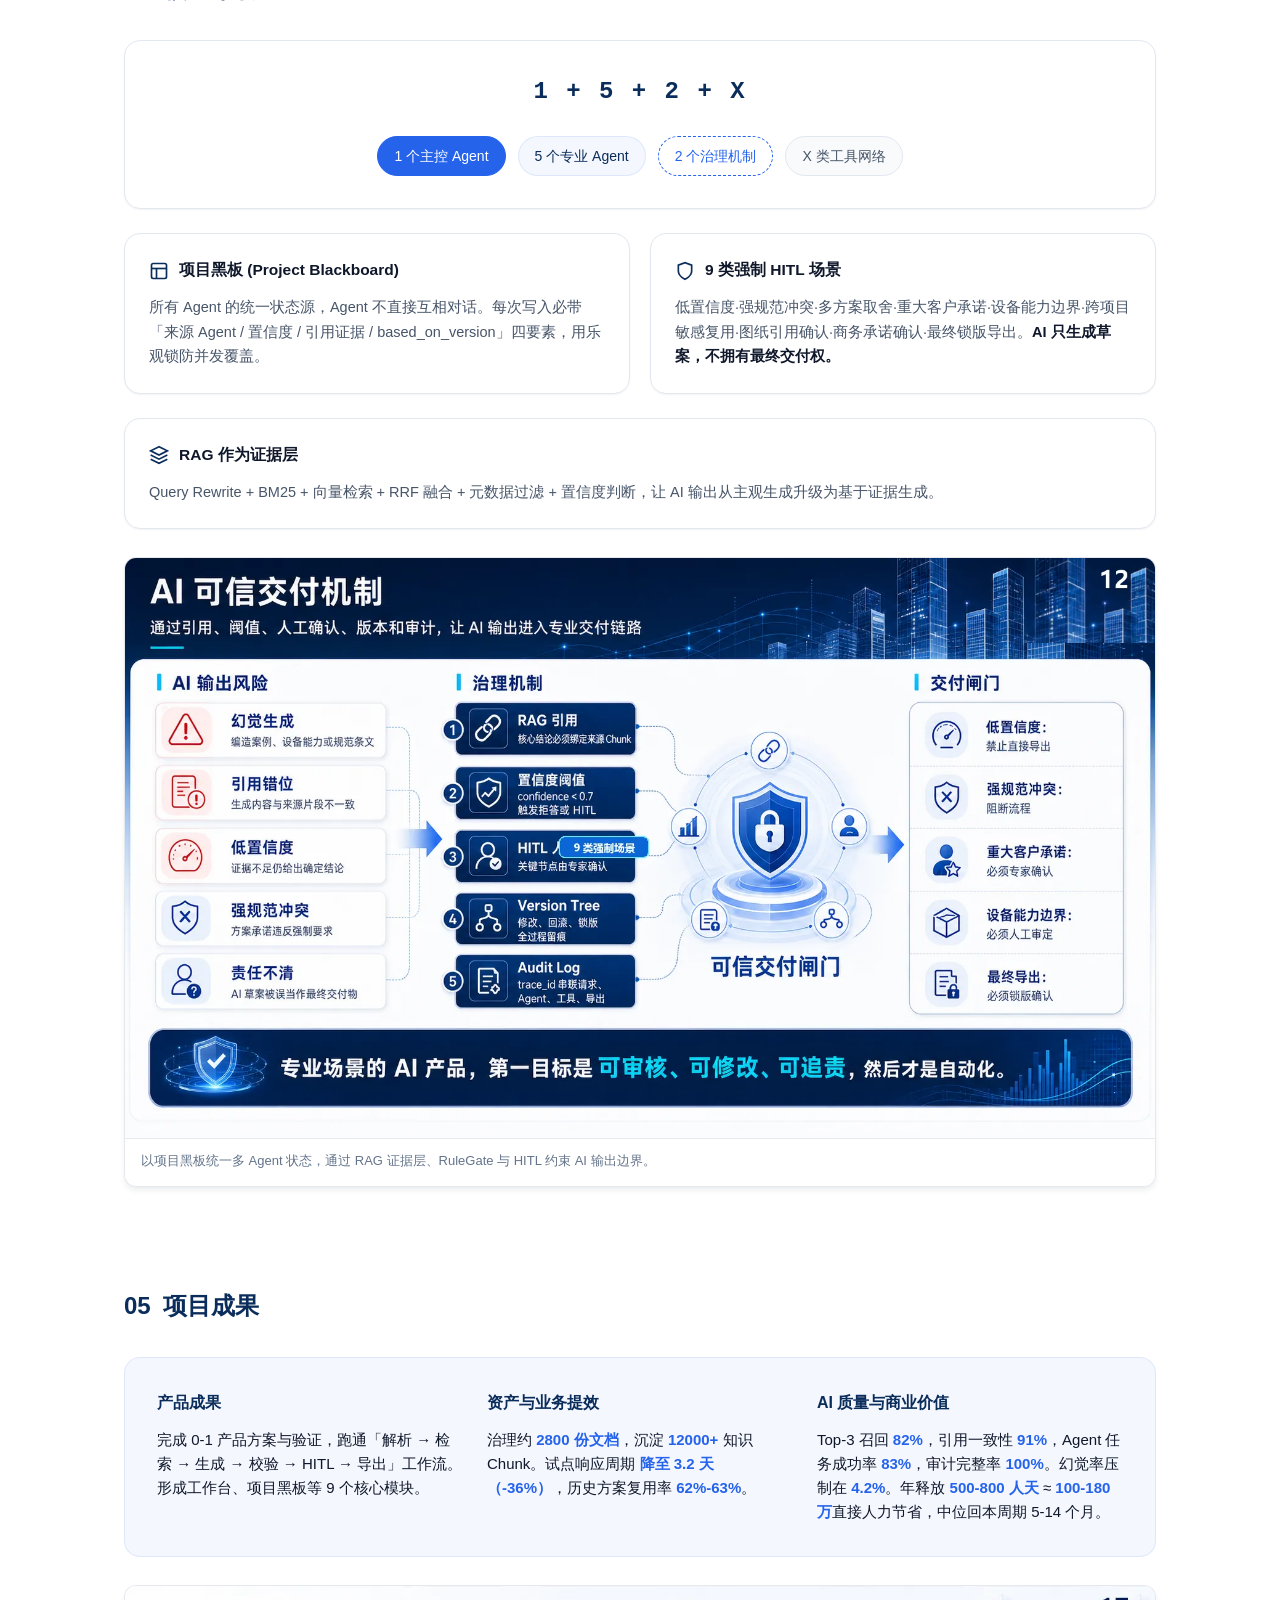
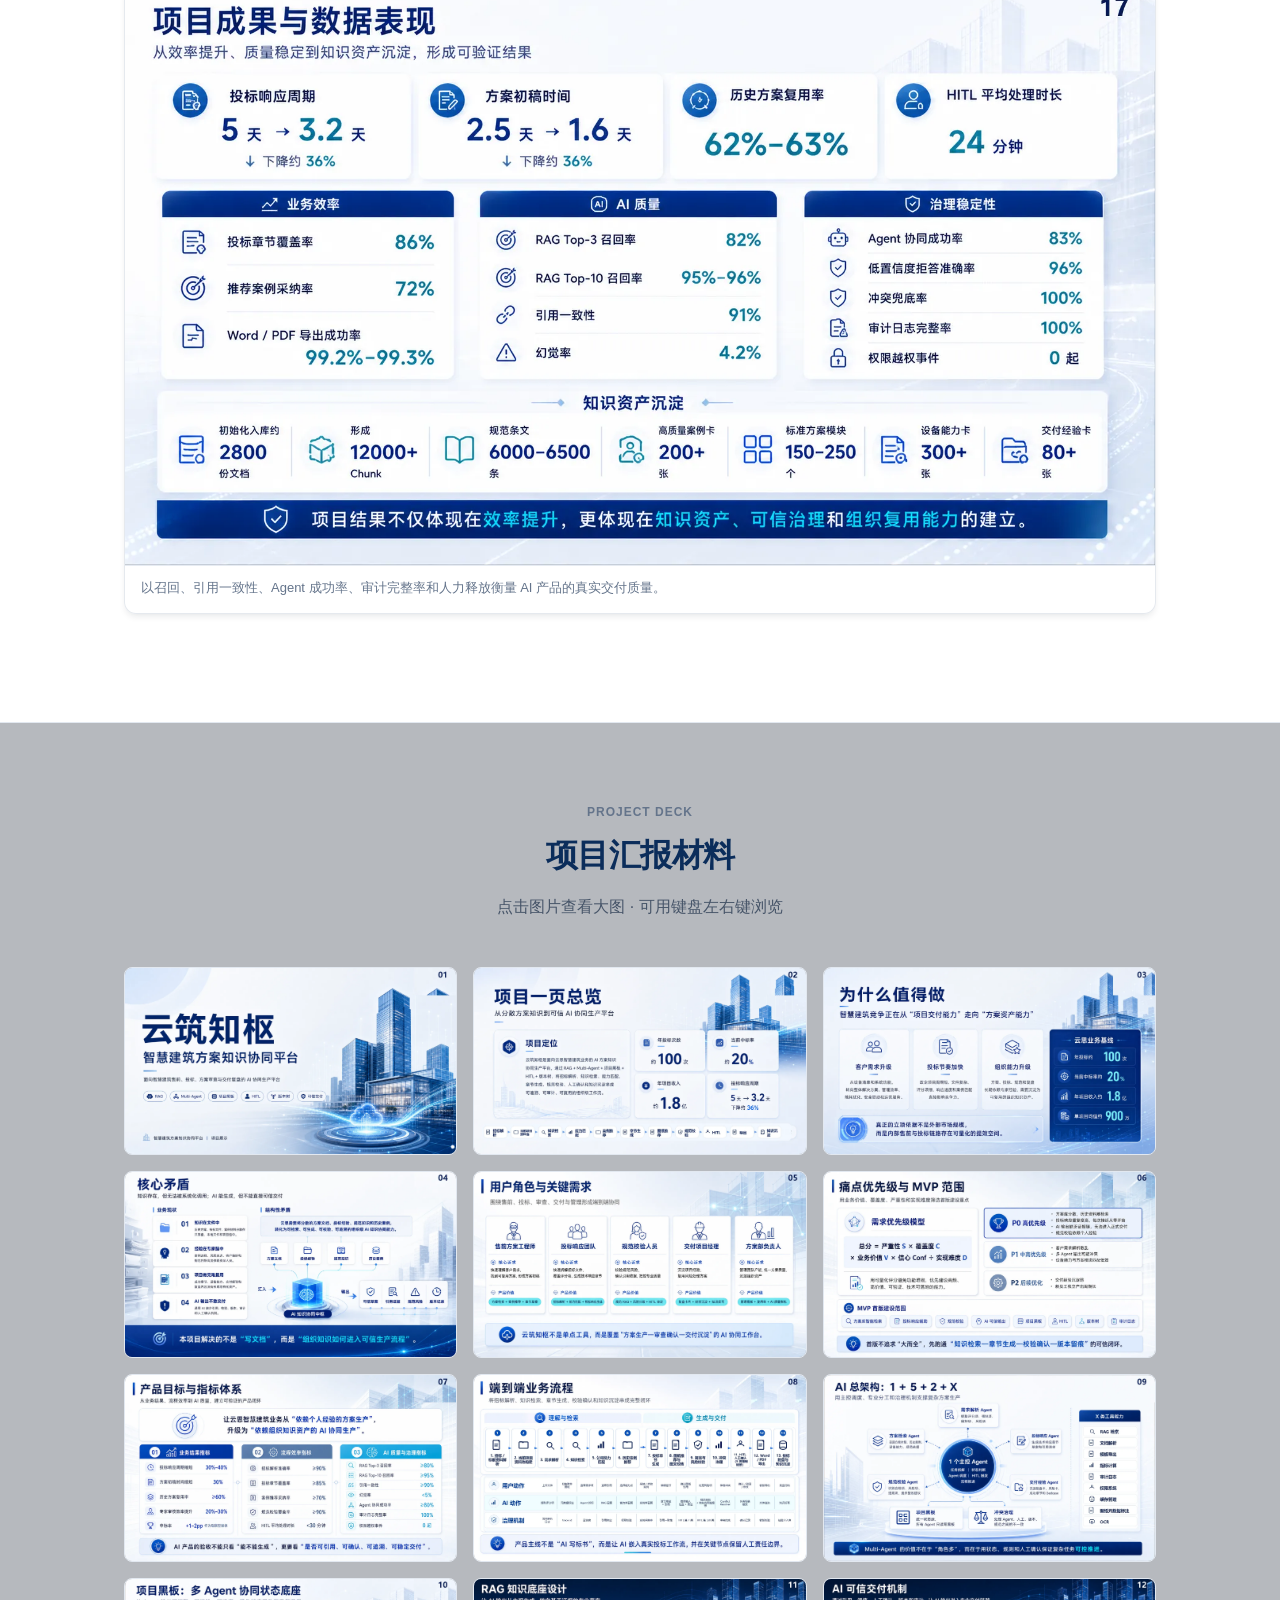
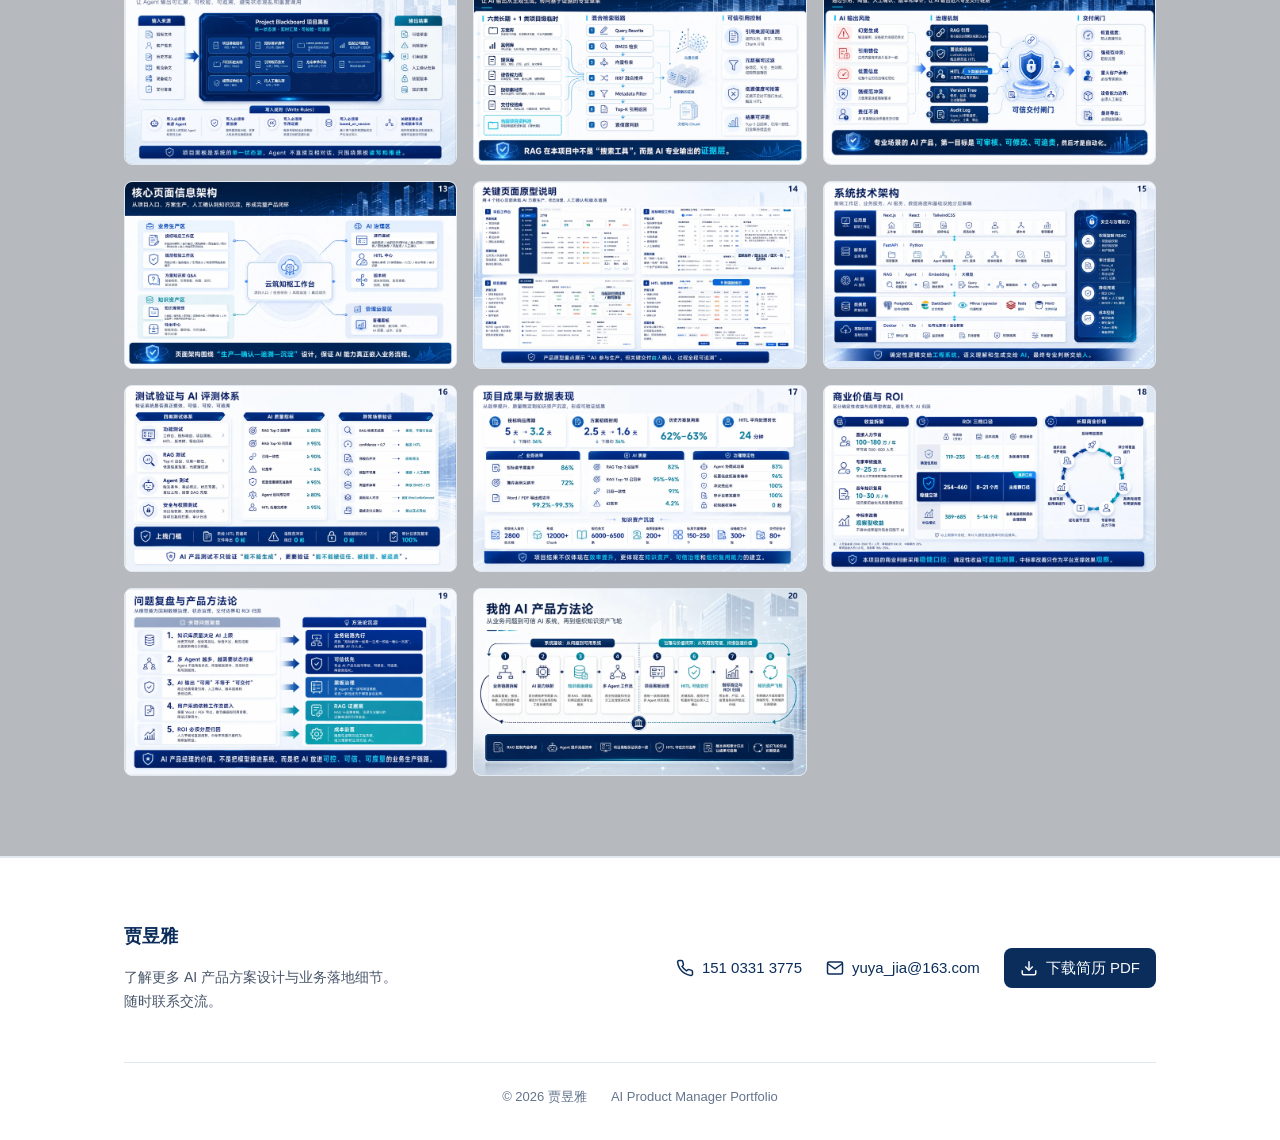
<file: xm1.html>
<!doctype html>
<html lang="zh-CN">
  <head>
    <meta charset="UTF-8" />
    <meta name="viewport" content="width=device-width, initial-scale=1.0" />
    <title>云筑知枢｜智慧建筑方案知识协同平台 - 贾昱雅</title>
    <meta
      name="description"
      content="云筑知枢是面向智慧建筑业务的 AI 方案知识协同生产平台，通过 RAG + Multi-Agent + 项目黑板 + HITL + 版本树解决方案生产协同问题。"
    />
    <link rel="stylesheet" href="assets/style.css" />
  </head>
  <body class="page-detail">
    <!-- Global Tech Background -->
            <div class="site-bg" aria-hidden="true">
      <div class="bg-base"></div>
      <div class="bg-aurora bg-aurora-1"></div>
      <div class="bg-aurora bg-aurora-2"></div>

      <svg class="bg-fiber-svg" viewBox="0 0 1440 900" preserveAspectRatio="none">
        <defs>
          <linearGradient id="fiberEdgeFade" x1="0%" y1="0%" x2="100%" y2="0%">
            <stop offset="0%" stop-color="white" stop-opacity="0" />
            <stop offset="26%" stop-color="white" stop-opacity="0.04" />
            <stop offset="44%" stop-color="white" stop-opacity="0.34" />
            <stop offset="70%" stop-color="white" stop-opacity="0.9" />
            <stop offset="100%" stop-color="white" stop-opacity="1" />
          </linearGradient>

          <mask id="fiberMask">
            <rect x="0" y="0" width="1440" height="900" fill="url(#fiberEdgeFade)" />
          </mask>

          <linearGradient id="ambientGradient" x1="0%" y1="0%" x2="100%" y2="0%">
            <stop offset="0%" stop-color="rgba(255,255,255,0)" />
            <stop offset="35%" stop-color="rgba(147,197,253,0.14)" />
            <stop offset="62%" stop-color="rgba(255,255,255,0.18)" />
            <stop offset="100%" stop-color="rgba(255,255,255,0)" />
          </linearGradient>

          <linearGradient id="silkGradient" x1="0%" y1="0%" x2="100%" y2="0%">
            <stop offset="0%" stop-color="rgba(255,255,255,0)" />
            <stop offset="16%" stop-color="rgba(191,219,254,0.16)" />
            <stop offset="36%" stop-color="rgba(147,197,253,0.34)" />
            <stop offset="56%" stop-color="rgba(255,255,255,0.48)" />
            <stop offset="76%" stop-color="rgba(96,165,250,0.30)" />
            <stop offset="100%" stop-color="rgba(255,255,255,0)" />
          </linearGradient>

          <linearGradient id="highlightGradient" x1="0%" y1="0%" x2="100%" y2="0%">
            <stop offset="0%" stop-color="rgba(255,255,255,0)" />
            <stop offset="32%" stop-color="rgba(255,255,255,0.22)" />
            <stop offset="52%" stop-color="rgba(255,255,255,0.68)" />
            <stop offset="70%" stop-color="rgba(96,165,250,0.30)" />
            <stop offset="100%" stop-color="rgba(255,255,255,0)" />
          </linearGradient>

          <filter id="ambientBlur" x="-20%" y="-20%" width="140%" height="140%" color-interpolation-filters="sRGB">
            <feGaussianBlur stdDeviation="16" />
          </filter>
          <filter id="tinyGlow" x="-20%" y="-20%" width="140%" height="140%" color-interpolation-filters="sRGB">
            <feGaussianBlur stdDeviation="0.45" result="blur" />
            <feMerge>
              <feMergeNode in="blur" />
              <feMergeNode in="SourceGraphic" />
            </feMerge>
          </filter>
          <filter id="smallGlow" x="-20%" y="-20%" width="140%" height="140%" color-interpolation-filters="sRGB">
            <feGaussianBlur stdDeviation="0.9" result="blur" />
            <feMerge>
              <feMergeNode in="blur" />
              <feMergeNode in="SourceGraphic" />
            </feMerge>
          </filter>
        </defs>

        <g class="fiber-bundle" mask="url(#fiberMask)">
          <g class="fiber-ambient">
            <path d="M1530,790 C1250,850 1040,808 780,742 C600,696 440,720 260,795" />
            <path d="M1500,690 C1260,730 1030,710 770,650 C590,610 480,635 330,720" />
            <path d="M1610,860 C1330,905 1090,880 840,815 C645,765 470,780 230,870" />
            <path d="M1510,420 C1240,500 1030,548 780,520 C610,500 500,545 390,620" />
            <path d="M1460,170 C1210,235 1045,325 780,365 C635,388 540,430 460,505" />
            <path d="M1640,930 C1350,890 1120,900 900,850 C700,805 480,815 220,875" />
            <path d="M1560,610 C1320,650 1095,650 860,608 C680,576 535,600 400,670" />
            <path d="M1585,755 C1345,820 1115,800 890,735 C710,684 560,688 360,770" />
            <path d="M1495,310 C1265,392 1080,472 838,486 C655,496 530,545 390,642" />
            <path d="M1670,815 C1410,870 1165,846 925,780 C735,728 555,745 285,858" />
          </g>

          <g class="fiber-silk">
            <path d="M1560,795 C1300,842 1092,808 874,748 C722,707 590,688 470,712 C360,734 250,775 120,842" />
            <path d="M1518,760 C1272,808 1084,782 885,724 C728,678 600,660 502,685 C410,708 310,754 180,812" />
            <path d="M1604,842 C1340,876 1125,842 910,782 C742,736 610,710 492,730 C386,748 270,800 92,888" />
            <path d="M1474,704 C1238,744 1048,736 842,684 C684,644 572,644 472,690 C382,730 290,790 170,858" />
            <path d="M1620,895 C1375,904 1145,880 930,826 C760,784 605,770 460,804 C330,832 218,872 92,914" />
            <path d="M1492,630 C1268,678 1062,682 858,630 C700,590 585,600 475,652 C386,694 300,760 190,828" />
            <path d="M1548,580 C1292,628 1080,648 862,596 C698,558 592,568 500,618 C410,666 320,720 210,772" />
            <path d="M1466,510 C1248,570 1060,608 850,576 C700,554 604,568 520,620 C444,668 350,714 238,760" />
            <path d="M1568,460 C1328,526 1092,584 858,548 C696,522 602,534 520,578 C438,622 366,674 270,728" />
            <path d="M1498,388 C1260,458 1068,530 842,514 C688,502 590,526 506,574 C424,620 350,666 278,704" />
            <path d="M1512,312 C1270,390 1086,482 850,482 C690,482 590,512 510,558 C438,600 365,648 285,692" />
            <path d="M1448,222 C1238,302 1068,405 835,432 C690,448 596,486 516,530 C448,568 390,610 325,660" />
            <path d="M1575,150 C1310,226 1138,336 892,385 C735,416 628,462 542,512 C470,554 410,594 350,638" />
            <path d="M1590,260 C1326,330 1120,410 884,438 C720,458 620,490 538,540 C452,592 384,632 310,668" />
            <path d="M1540,710 C1300,765 1115,748 922,690 C765,644 632,632 520,672 C418,708 340,766 230,842" />
            <path d="M1650,745 C1392,800 1160,792 936,724 C762,672 622,660 498,706 C398,742 302,798 155,872" />
            <path d="M1510,820 C1278,852 1088,822 900,770 C742,726 640,716 530,744 C424,772 312,824 165,890" />
            <path d="M1598,670 C1348,720 1130,722 912,665 C740,620 630,620 526,662 C432,700 338,752 228,815" />
            <path d="M1460,600 C1248,642 1060,654 870,606 C715,568 610,576 516,624 C430,668 352,718 260,776" />
            <path d="M1520,540 C1298,594 1100,616 890,572 C724,538 616,546 526,592 C445,634 378,680 292,738" />
            <path d="M1440,462 C1234,520 1048,558 846,532 C696,512 608,528 536,574 C464,620 398,664 320,710" />
            <path d="M1485,360 C1262,432 1086,492 862,492 C710,492 614,518 538,562 C466,604 408,640 342,684" />
            <path d="M1610,910 C1370,892 1160,862 940,805 C768,760 625,748 486,782 C350,815 230,858 72,910" />
            <path d="M1548,878 C1322,884 1120,856 918,800 C758,756 622,742 500,770 C384,796 260,836 116,890" />
            <path d="M1660,812 C1406,846 1182,826 962,765 C795,718 654,704 520,735 C396,762 286,815 130,880" />
            <path d="M1578,735 C1350,780 1140,766 932,708 C770,662 648,650 532,690 C424,728 320,780 190,850" />
            <path d="M1502,285 C1290,350 1128,430 900,458 C742,478 642,505 560,552 C492,590 430,630 364,672" />
            <path d="M1532,188 C1302,258 1138,360 906,405 C754,434 650,478 570,526 C500,568 442,608 382,648" />
            <path d="M1640,390 C1398,448 1190,522 950,526 C786,530 674,548 586,594 C510,632 446,666 374,704" />
            <path d="M1588,500 C1348,558 1136,610 906,590 C744,576 632,584 540,630 C454,672 380,716 290,770" />
            <path d="M1490,930 C1260,892 1080,870 886,815 C735,772 610,770 492,805 C384,838 280,878 125,922" />
            <path d="M1680,640 C1415,682 1190,690 952,632 C778,590 654,590 542,636 C442,676 352,726 236,792" />
            <path d="M1625,705 C1390,742 1185,736 980,682 C820,640 700,636 582,675 C470,712 372,770 250,835" />
            <path d="M1545,760 C1315,805 1110,790 912,730 C760,684 632,678 515,718 C410,754 310,812 172,875" />
            <path d="M1665,865 C1418,878 1202,852 986,796 C810,750 662,740 518,776 C386,810 260,858 86,920" />
            <path d="M1510,675 C1288,724 1098,718 902,658 C748,612 626,612 514,658 C420,696 328,754 214,822" />
            <path d="M1590,620 C1358,670 1150,680 930,625 C760,584 642,590 534,638 C436,682 346,736 235,800" />
            <path d="M1478,570 C1265,622 1076,642 875,598 C720,564 612,574 516,624 C428,668 348,724 248,785" />
            <path d="M1618,530 C1385,586 1170,630 940,602 C780,582 656,590 548,642 C452,690 370,744 260,810" />
            <path d="M1545,438 C1320,506 1124,560 902,548 C742,540 632,560 532,612 C448,656 375,704 292,752" />
            <path d="M1595,350 C1365,420 1168,490 930,502 C760,510 642,536 545,586 C462,628 395,674 318,720" />
            <path d="M1488,255 C1275,335 1095,420 862,452 C710,472 612,506 528,554 C454,596 394,640 326,682" />
            <path d="M1660,775 C1425,820 1204,810 980,748 C810,702 670,698 536,738 C420,772 305,832 146,900" />
            <path d="M1538,900 C1310,878 1115,845 908,792 C750,752 620,748 495,782 C380,814 274,865 118,930" />
          </g>

          <g class="fiber-micro">
            <path d="M1542,778 C1315,814 1116,790 912,738 C756,698 628,684 512,712 C410,736 310,778 188,835" />
            <path d="M1570,812 C1338,848 1138,820 926,762 C768,720 642,708 528,736 C428,758 318,804 170,874" />
            <path d="M1490,690 C1260,738 1080,726 882,676 C724,638 606,638 500,682 C410,720 326,775 226,835" />
            <path d="M1608,875 C1372,886 1160,858 940,810 C770,772 620,766 482,798 C358,826 246,870 92,925" />
            <path d="M1516,615 C1296,660 1098,666 894,620 C736,584 620,590 518,636 C426,676 344,728 244,782" />
            <path d="M1478,536 C1260,588 1070,620 860,588 C708,566 610,576 522,624 C440,666 362,710 268,754" />
            <path d="M1560,478 C1328,538 1110,590 884,560 C728,538 624,548 538,592 C456,634 382,682 294,730" />
            <path d="M1488,402 C1272,468 1086,532 866,520 C710,512 610,534 526,580 C450,622 384,664 308,708" />
            <path d="M1538,338 C1305,404 1120,478 894,482 C734,486 628,512 544,558 C470,598 410,638 342,680" />
            <path d="M1458,240 C1248,318 1078,412 846,438 C704,454 612,492 532,538 C462,578 402,620 334,662" />
            <path d="M1582,166 C1334,240 1150,342 912,390 C760,420 660,462 578,512 C508,552 450,594 386,636" />
            <path d="M1655,700 C1400,748 1180,748 954,692 C782,650 650,645 532,686 C432,722 338,772 220,842" />
            <path d="M1528,845 C1300,866 1098,836 898,784 C746,744 634,736 520,762 C412,788 302,836 160,900" />
            <path d="M1618,588 C1378,638 1160,654 930,610 C760,578 648,580 548,626 C454,668 370,718 260,788" />
            <path d="M1508,918 C1282,884 1088,856 892,805 C742,766 620,762 502,796 C390,828 286,870 130,924" />
            <path d="M1668,812 C1420,840 1198,822 974,762 C808,718 668,704 536,736 C414,764 302,815 146,884" />
            <path d="M1600,735 C1370,770 1160,760 950,704 C790,662 660,658 540,696 C436,728 336,782 210,850" />
            <path d="M1555,788 C1328,826 1130,808 928,752 C772,710 646,704 526,738 C418,768 310,820 166,888" />
            <path d="M1642,882 C1408,884 1190,854 970,804 C800,766 646,758 500,792 C364,824 252,870 98,926" />
            <path d="M1498,650 C1278,698 1088,696 890,646 C732,606 616,612 512,660 C422,702 342,756 236,820" />
            <path d="M1588,558 C1355,612 1142,640 916,602 C756,574 640,582 536,632 C442,676 360,730 252,794" />
            <path d="M1518,475 C1298,535 1105,582 888,560 C732,544 626,558 530,608 C448,650 374,700 292,748" />
            <path d="M1635,420 C1400,482 1190,538 952,534 C790,532 668,552 560,602 C470,644 398,692 316,735" />
            <path d="M1560,300 C1340,372 1155,452 918,476 C750,494 638,526 542,574 C462,614 398,654 330,696" />
            <path d="M1470,205 C1265,286 1095,388 858,428 C710,452 612,490 530,536 C462,576 402,620 340,660" />
            <path d="M1670,675 C1425,720 1198,724 966,670 C792,628 660,628 540,672 C434,710 342,762 220,832" />
            <path d="M1598,825 C1365,850 1150,828 940,770 C778,724 650,716 520,752 C400,786 292,840 138,904" />
            <path d="M1518,872 C1290,862 1096,832 900,780 C746,740 620,738 500,772 C386,804 282,852 130,912" />
          </g>

          <g class="fiber-highlight">
            <path d="M1530,740 C1300,790 1110,770 915,708 C780,666 660,650 540,688" style="animation-delay: 0s" />
            <path d="M1600,848 C1370,875 1160,845 940,788 C780,748 648,735 520,766" style="animation-delay: -5s" />
            <path d="M1505,570 C1285,625 1090,642 884,596 C735,564 624,570 535,618" style="animation-delay: -11s" />
            <path d="M1455,255 C1262,332 1088,420 858,446 C716,462 620,492 542,538" style="animation-delay: -17s" />
            <path d="M1585,430 C1360,500 1134,558 906,548 C752,542 642,556 548,600" style="animation-delay: -9s" />
            <path d="M1640,905 C1388,895 1162,862 930,805 C762,764 626,755 482,790" style="animation-delay: -21s" />
            <path d="M1500,682 C1288,730 1102,724 910,672 C768,633 642,630 535,670" style="animation-delay: -14s" />
            <path d="M1552,330 C1322,402 1138,480 906,492 C744,500 636,526 552,574" style="animation-delay: -3s" />
            <path d="M1620,792 C1400,825 1190,812 968,752 C800,706 664,694 530,730" style="animation-delay: -19s" />
            <path d="M1588,620 C1358,674 1145,682 930,626 C770,586 650,590 540,638" style="animation-delay: -7s" />
            <path d="M1660,870 C1422,880 1206,850 980,790 C812,746 666,738 522,776" style="animation-delay: -23s" />
            <path d="M1530,450 C1312,520 1120,570 902,558 C750,550 640,565 548,610" style="animation-delay: -13s" />
          </g>
        </g>
      </svg>

      <div class="bg-sparkles">
        <div class="particle p-0" style="width: 2.4px; height: 2.4px; top: 28%; left: 86%; animation-duration: 26s; animation-delay: -2s;"></div>
        <div class="particle p-1" style="width: 1.8px; height: 1.8px; top: 44%; left: 91%; animation-duration: 30s; animation-delay: -10s;"></div>
        <div class="particle p-2" style="width: 2.8px; height: 2.8px; top: 65%; left: 82%; animation-duration: 28s; animation-delay: -6s;"></div>
        <div class="particle p-3" style="width: 2.9px; height: 2.9px; top: 82%; left: 89%; animation-duration: 34s; animation-delay: -16s;"></div>
        <div class="particle p-4" style="width: 1.7px; height: 1.7px; top: 38%; left: 72%; animation-duration: 29s; animation-delay: -4s;"></div>
        <div class="particle p-5" style="width: 2.2px; height: 2.2px; top: 74%; left: 76%; animation-duration: 27s; animation-delay: -14s;"></div>
        <div class="particle p-6" style="width: 2.6px; height: 2.6px; top: 56%; left: 94%; animation-duration: 32s; animation-delay: -8s;"></div>
        <div class="particle p-7" style="width: 1.8px; height: 1.8px; top: 18%; left: 79%; animation-duration: 36s; animation-delay: -20s;"></div>
        <div class="particle p-8" style="width: 2.4px; height: 2.4px; top: 86%; left: 68%; animation-duration: 31s; animation-delay: -12s;"></div>
        <div class="particle p-9" style="width: 1.6px; height: 1.6px; top: 70%; left: 92%; animation-duration: 33s; animation-delay: -18s;"></div>
      </div>
    </div>
    <nav class="navbar">
      <div class="container">
        <div class="nav-left">
          <a class="nav-back" href="index.html#projects" aria-label="返回项目列表">
            <svg width="18" height="18" viewBox="0 0 24 24" fill="none" stroke="currentColor" stroke-width="2"><line x1="19" y1="12" x2="5" y2="12"/><polyline points="12 19 5 12 12 5"/></svg>
          </a>
          <a class="logo" href="index.html">贾昱雅</a>
        </div>
        <ul class="nav-links">
          <li><a href="index.html#about">个人能力</a></li>
          <li><a href="index.html#projects">核心项目</a></li>
          <li><a href="index.html#experience">工作经历</a></li>
          <li><a href="index.html#contact">联系方式</a></li>
        </ul>
        <button class="menu-toggle" aria-label="Toggle menu">
          <svg
            width="24"
            height="24"
            viewBox="0 0 24 24"
            fill="none"
            stroke="currentColor"
            stroke-width="2"
          >
            <path d="M3 12h18M3 6h18M3 18h18" />
          </svg>
        </button>
      </div>
    </nav>

    <header class="detail-hero section-reveal">
      <div class="hero-bg-grid subtle"></div>
      <div class="container relative">
        <div class="detail-tags">
          <span class="badge primary">RAG</span
          ><span class="badge">MULTI-AGENT</span
          ><span class="badge">PROJECT BLACKBOARD</span
          ><span class="badge">HITL</span
          ><span class="badge">VERSION TREE</span>
        </div>

        <h1>云筑知枢｜智慧建筑方案知识协同平台</h1>
        <p class="tagline">
          面向智慧建筑业务的 AI 方案知识协同生产平台。通过 RAG + Multi-Agent
          + 项目黑板 + HITL + 版本树，
          把分散的方案知识、投标经验、规范依据、交付复盘，转化为可检索、可生成、可校验、可追溯的组织级
          AI 协同能力。
        </p>

        <div class="project-brief bento-card">
          <div class="brief-item">
            <div class="b-lbl">时间</div>
            <div class="b-val">2024.08 – 2026.04</div>
          </div>
          <div class="brief-item">
            <div class="b-lbl">角色</div>
            <div class="b-val">AI 产品经理（项目主导）</div>
          </div>
          <div class="brief-item">
            <div class="b-lbl">当前状态</div>
            <div class="b-val">
              <span class="status-dot green"></span>已试点上线
            </div>
          </div>
          <div class="brief-item brief-team">
            <div class="b-lbl">团队</div>
            <div class="b-val">核心 7-10 人 + 业务方兼职 4-6 人</div>
            <div class="team-detail-inline">
              <div class="team-col">
                <div class="team-col-title">核心团队（7-10 人）</div>
                <ul class="team-list">
                  <li><span class="role">AI 产品经理 / 产品负责人（我）</span><span class="count">1</span></li>
                  <li><span class="role">RAG / 大模型算法工程师</span><span class="count">1</span></li>
                  <li><span class="role">AI 工程 / Agent 编排工程师</span><span class="count">1</span></li>
                  <li><span class="role">数据 / 知识工程师</span><span class="count">1</span></li>
                  <li><span class="role">后端工程师</span><span class="count">1</span></li>
                  <li><span class="role">前端工程师</span><span class="count">1</span></li>
                  <li><span class="role">UI/UX 设计师</span><span class="count">0.5</span></li>
                  <li><span class="role">测试 / QA</span><span class="count">1</span></li>
                </ul>
              </div>
              <div class="team-col">
                <div class="team-col-title">业务方兼职（4-6 人）</div>
                <ul class="team-list">
                  <li><span class="role">售前代表</span><span class="count part-time">1 兼职</span></li>
                  <li><span class="role">商务 / 投标专员</span><span class="count part-time">1-2 兼职</span></li>
                  <li><span class="role">技术专家 / 方案专家</span><span class="count part-time">2-3 兼职</span></li>
                  <li><span class="role">项目经理 / 交付负责人</span><span class="count part-time">1 兼职</span></li>
                </ul>
              </div>
            </div>
          </div>
        </div>
      </div>
    </header>

    <section class="project-content section-reveal">
      <div class="container">
        <div class="project-overview">
          <div class="overview-grid">
            <div class="overview-card">
              <h3>项目总览</h3>
              <div class="overview-list">
                <div class="overview-item">
                  <span class="k">项目定位</span>
                  <span class="v">面向智慧建筑售前与投标场景的 RAG + 多智能体知识协同平台。</span>
                </div>
                <div class="overview-item">
                  <span class="k">我负责</span>
                  <span class="v">需求分析 / 产品架构 / Agent 流程设计 / 原型设计 / 评测指标 / 商业价值测算</span>
                </div>
                <div class="overview-item">
                  <span class="k">核心能力</span>
                  <span class="v">RAG / Agent / HITL / RuleGate / Workflow / Metrics</span>
                </div>
              </div>
            </div>
            <div class="overview-card overview-metrics">
              <div class="metric">
                <div class="m-val highlight">-36%</div>
                <div class="m-lbl">投标响应周期</div>
              </div>
              <div class="metric">
                <div class="m-val highlight">62%</div>
                <div class="m-lbl">方案复用率</div>
              </div>
              <div class="metric">
                <div class="m-val highlight">4.2%</div>
                <div class="m-lbl">幻觉率</div>
              </div>
            </div>
          </div>
        </div>

        <div class="prose-block">
          <h2><span class="num">01</span> 项目背景</h2>
          <p>
            面向智慧建筑售前、投标、审查与交付团队，公司年投标约 100
            次、中标率约 20%、年项目收入约 1.8
            亿。历史方案、规范、设备资料与项目经验分散在本地、共享盘、邮件附件和个人文档中，AI
            输出缺证据链、置信度、人工确认与版本追踪。
          </p>

          <div class="callout-box warning">
            <div class="callout-title">核心矛盾：</div>
            <ul>
              <li>知识存在于文件中，但无法被高效检索；</li>
              <li>经验存在于专家脑中，但无法被组织复用；</li>
              <li>历史项目已经沉淀，但无法自动匹配新需求；</li>
              <li>AI 可以生成文本，但缺少引用、校验、审计和人工确认机制。</li>
            </ul>
          </div>
        </div>

        <figure class="prose-figure">
          <img src="assets/images/xm1/03.webp" alt="云筑知枢项目背景与核心矛盾" loading="lazy" />
          <figcaption>围绕售前、投标、审查与交付团队的知识协同断点，明确平台需要解决的核心业务矛盾。</figcaption>
        </figure>

        <div class="prose-block">
          <h2><span class="num">02</span> 任务挑战</h2>
          <ul class="styled-list">
            <li>
              <strong>投标响应频次高、窗口短：</strong
              >历史方案、案例、规范与设备资料难以快速检索、准确引用与跨项目复用。
            </li>
            <li>
              <strong>通用大模型不可信：</strong
              >缺引用、置信度、拒答、人工确认与版本追踪，难以进入政企投标正式交付。
            </li>
            <li>
              <strong>多 Agent 协同失控风险：</strong
              >易状态覆盖、结论冲突与重复调用，需要统一状态底座、调度规则与冲突治理机制。
            </li>
          </ul>
        </div>

        <div class="prose-block">
          <h2><span class="num">03</span> 执行策略</h2>

          <div class="step-list">
            <div class="step-item">
              <div class="step-num">1</div>
              <div class="step-content">
                <h3>梳理投标业务流程与角色分工</h3>
                <p>
                  调研售前、商务、技术专家、项目经理在标书解析、方案编写、规范审查、最终审核和投标复盘中的工作方式，明确高频耗时环节和关键风险点。
                </p>
              </div>
            </div>
            <div class="step-item">
              <div class="step-num">2</div>
              <div class="step-content">
                <h3>定义产品核心链路与功能范围</h3>
                <p>
                  将投标响应流程拆解为「标书解析 → 知识检索 → 章节生成 →
                  规范校验 → 人工审核 → 文件导出 → 知识沉淀」七个核心节点，输出
                  PRD、原型、流程图和阶段验收标准。
                </p>
              </div>
            </div>
            <div class="step-item">
              <div class="step-num">3</div>
              <div class="step-content">
                <h3>设计标书解析与知识检索的产品需求</h3>
                <p>
                  定义标书解析字段模板（项目背景、建设范围、评分点、废标项等）；规划方案、案例、规范、设备资料、投标章节和交付经验六类知识库的分类、标签、权限和引用规则。
                </p>
              </div>
            </div>
            <div class="step-item">
              <div class="step-num">4</div>
              <div class="step-content">
                <h3>设计智能体协同和人机确认机制</h3>
                <p>
                  从产品角度定义各智能体的职责、输入输出、调用条件和异常处理规则；对低置信度、规范冲突、重大客户承诺、设备能力边界和最终导出设置人工确认节点。
                </p>
              </div>
            </div>
            <div class="step-item">
              <div class="step-num">5</div>
              <div class="step-content">
                <h3>建立评测与迭代机制</h3>
                <p>
                  联合业务和算法团队构建解析、问答、检索、生成和冲突校验样本集，跟踪召回、引用一致性、幻觉率、人工确认触发率和业务采纳率，沉淀
                  BadCase 推动迭代。
                </p>
              </div>
            </div>
          </div>
        </div>

        <figure class="prose-figure">
          <img src="assets/images/xm1/08.webp" alt="云筑知枢核心执行策略与流程拆解" loading="lazy" />
          <figcaption>将投标响应拆解为解析、检索、生成、校验、HITL、导出与知识沉淀的连续产品链路。</figcaption>
        </figure>

        <div class="prose-block">
          <h2><span class="num">04</span> 核心架构</h2>

          <div class="arch-box">
            <div class="arch-title">1 + 5 + 2 + X</div>
            <div class="arch-row">
              <span class="arch-tag highlight">1 个主控 Agent</span>
              <span class="arch-tag">5 个专业 Agent</span>
              <span class="arch-tag outline">2 个治理机制</span>
              <span class="arch-tag light">X 类工具网络</span>
            </div>
          </div>

          <div class="grid-card-2 mt-24">
            <div class="bento-card inner">
              <div class="icon-title">
                <svg
                  width="20"
                  height="20"
                  viewBox="0 0 24 24"
                  fill="none"
                  stroke="currentColor"
                  stroke-width="2"
                >
                  <rect x="3" y="3" width="18" height="18" rx="2" ry="2" />
                  <line x1="3" y1="9" x2="21" y2="9" />
                  <line x1="9" y1="21" x2="9" y2="9" />
                </svg>
                项目黑板 (Project Blackboard)
              </div>
              <p>
                所有 Agent 的统一状态源，Agent
                不直接互相对话。每次写入必带「来源 Agent / 置信度 / 引用证据 /
                based_on_version」四要素，用乐观锁防并发覆盖。
              </p>
            </div>
            <div class="bento-card inner">
              <div class="icon-title">
                <svg
                  width="20"
                  height="20"
                  viewBox="0 0 24 24"
                  fill="none"
                  stroke="currentColor"
                  stroke-width="2"
                >
                  <path d="M12 22s8-4 8-10V5l-8-3-8 3v7c0 6 8 10 8 10z" />
                </svg>
                9 类强制 HITL 场景
              </div>
              <p>
                低置信度·强规范冲突·多方案取舍·重大客户承诺·设备能力边界·跨项目敏感复用·图纸引用确认·商务承诺确认·最终锁版导出。<strong
                  >AI 只生成草案，不拥有最终交付权。</strong
                >
              </p>
            </div>
          </div>

          <div class="bento-card inner mt-24">
            <div class="icon-title">
              <svg
                width="20"
                height="20"
                viewBox="0 0 24 24"
                fill="none"
                stroke="currentColor"
                stroke-width="2"
              >
                <polygon points="12 2 2 7 12 12 22 7 12 2" />
                <polyline points="2 17 12 22 22 17" />
                <polyline points="2 12 12 17 22 12" />
              </svg>
              RAG 作为证据层
            </div>
            <p>
              Query Rewrite + BM25 + 向量检索 + RRF 融合 + 元数据过滤 +
              置信度判断，让 AI 输出从主观生成升级为基于证据生成。
            </p>
          </div>

          <figure class="prose-figure">
            <img src="assets/images/xm1/12.webp" alt="云筑知枢核心架构与智能体协同设计" loading="lazy" />
            <figcaption>以项目黑板统一多 Agent 状态，通过 RAG 证据层、RuleGate 与 HITL 约束 AI 输出边界。</figcaption>
          </figure>
        </div>

        <div class="prose-block">
          <h2><span class="num">05</span> 项目成果</h2>

          <div class="result-box">
            <div class="r-col">
              <h3>产品成果</h3>
              <p>
                完成 0-1 产品方案与验证，跑通「解析 → 检索 → 生成 → 校验 → HITL
                → 导出」工作流。形成工作台、项目黑板等 9 个核心模块。
              </p>
            </div>
            <div class="r-col">
              <h3>资产与业务提效</h3>
              <p>
                治理约 <strong>2800 份文档</strong>，沉淀
                <strong>12000+</strong> 知识 Chunk。试点响应周期
                <strong>降至 3.2 天（-36%）</strong>，历史方案复用率
                <strong>62%-63%</strong>。
              </p>
            </div>
            <div class="r-col">
              <h3>AI 质量与商业价值</h3>
              <p>
                Top-3 召回 <strong>82%</strong>，引用一致性
                <strong>91%</strong>，Agent 任务成功率 <strong>83%</strong>，审计完整率
                <strong>100%</strong>。幻觉率压制在 <strong>4.2%</strong>。年释放
                <strong>500-800 人天</strong> ≈ <strong>100-180 万</strong>直接人力节省，中位回本周期 5-14 个月。
              </p>
            </div>
          </div>

          <figure class="prose-figure">
            <img src="assets/images/xm1/17.webp" alt="云筑知枢项目成果与 AI 质量指标" loading="lazy" />
            <figcaption>以召回、引用一致性、Agent 成功率、审计完整率和人力释放衡量 AI 产品的真实交付质量。</figcaption>
          </figure>
        </div>
      </div>
    </section>

    <section class="gallery-section alt section-reveal">
      <div class="container">
        <div class="section-head text-center">
          <div class="section-eyebrow">PROJECT DECK</div>
          <h2 class="section-title">项目汇报材料</h2>
          <p class="section-subtitle">点击图片查看大图 · 可用键盘左右键浏览</p>
        </div>

        <div class="gallery">
          <!-- 主图 01-20 -->
          <div class="gallery-item" data-group="main">
            <img
              src="assets/images/xm1/01.webp"
              alt="P01"
              loading="lazy"
              onerror="
                this.src =
                  'data:image/svg+xml,%3Csvg xmlns=\'http://www.w3.org/2000/svg\' viewBox=\'0 0 16 9\'%3E%3Crect width=\'16\' height=\'9\' fill=\'%23f1f5f9\'/%3E%3C/svg%3E'
              "
            />
            <div class="g-label">P01</div>
          </div>
          <div class="gallery-item" data-group="main">
            <img
              src="assets/images/xm1/02.webp"
              alt="P02"
              loading="lazy"
              onerror="
                this.src =
                  'data:image/svg+xml,%3Csvg xmlns=\'http://www.w3.org/2000/svg\' viewBox=\'0 0 16 9\'%3E%3Crect width=\'16\' height=\'9\' fill=\'%23f1f5f9\'/%3E%3C/svg%3E'
              "
            />
            <div class="g-label">P02</div>
          </div>
          <div class="gallery-item" data-group="main">
            <img
              src="assets/images/xm1/03.webp"
              alt="P03"
              loading="lazy"
              onerror="
                this.src =
                  'data:image/svg+xml,%3Csvg xmlns=\'http://www.w3.org/2000/svg\' viewBox=\'0 0 16 9\'%3E%3Crect width=\'16\' height=\'9\' fill=\'%23f1f5f9\'/%3E%3C/svg%3E'
              "
            />
            <div class="g-label">P03</div>
          </div>
          <div class="gallery-item" data-group="main">
            <img
              src="assets/images/xm1/04.webp"
              alt="P04"
              loading="lazy"
              onerror="
                this.src =
                  'data:image/svg+xml,%3Csvg xmlns=\'http://www.w3.org/2000/svg\' viewBox=\'0 0 16 9\'%3E%3Crect width=\'16\' height=\'9\' fill=\'%23f1f5f9\'/%3E%3C/svg%3E'
              "
            />
            <div class="g-label">P04</div>
          </div>
          <div class="gallery-item" data-group="main">
            <img
              src="assets/images/xm1/05.webp"
              alt="P05"
              loading="lazy"
              onerror="
                this.src =
                  'data:image/svg+xml,%3Csvg xmlns=\'http://www.w3.org/2000/svg\' viewBox=\'0 0 16 9\'%3E%3Crect width=\'16\' height=\'9\' fill=\'%23f1f5f9\'/%3E%3C/svg%3E'
              "
            />
            <div class="g-label">P05</div>
          </div>
          <div class="gallery-item" data-group="main">
            <img
              src="assets/images/xm1/06.webp"
              alt="P06"
              loading="lazy"
              onerror="
                this.src =
                  'data:image/svg+xml,%3Csvg xmlns=\'http://www.w3.org/2000/svg\' viewBox=\'0 0 16 9\'%3E%3Crect width=\'16\' height=\'9\' fill=\'%23f1f5f9\'/%3E%3C/svg%3E'
              "
            />
            <div class="g-label">P06</div>
          </div>
          <div class="gallery-item" data-group="main">
            <img
              src="assets/images/xm1/07.webp"
              alt="P07"
              loading="lazy"
              onerror="
                this.src =
                  'data:image/svg+xml,%3Csvg xmlns=\'http://www.w3.org/2000/svg\' viewBox=\'0 0 16 9\'%3E%3Crect width=\'16\' height=\'9\' fill=\'%23f1f5f9\'/%3E%3C/svg%3E'
              "
            />
            <div class="g-label">P07</div>
          </div>
          <div class="gallery-item" data-group="main">
            <img
              src="assets/images/xm1/08.webp"
              alt="P08"
              loading="lazy"
              onerror="
                this.src =
                  'data:image/svg+xml,%3Csvg xmlns=\'http://www.w3.org/2000/svg\' viewBox=\'0 0 16 9\'%3E%3Crect width=\'16\' height=\'9\' fill=\'%23f1f5f9\'/%3E%3C/svg%3E'
              "
            />
            <div class="g-label">P08</div>
          </div>
          <div class="gallery-item" data-group="main">
            <img
              src="assets/images/xm1/09.webp"
              alt="P09"
              loading="lazy"
              onerror="
                this.src =
                  'data:image/svg+xml,%3Csvg xmlns=\'http://www.w3.org/2000/svg\' viewBox=\'0 0 16 9\'%3E%3Crect width=\'16\' height=\'9\' fill=\'%23f1f5f9\'/%3E%3C/svg%3E'
              "
            />
            <div class="g-label">P09</div>
          </div>
          <div class="gallery-item" data-group="main">
            <img
              src="assets/images/xm1/10.webp"
              alt="P10"
              loading="lazy"
              onerror="
                this.src =
                  'data:image/svg+xml,%3Csvg xmlns=\'http://www.w3.org/2000/svg\' viewBox=\'0 0 16 9\'%3E%3Crect width=\'16\' height=\'9\' fill=\'%23f1f5f9\'/%3E%3C/svg%3E'
              "
            />
            <div class="g-label">P10</div>
          </div>
          <div class="gallery-item" data-group="main">
            <img
              src="assets/images/xm1/11.webp"
              alt="P11"
              loading="lazy"
              onerror="
                this.src =
                  'data:image/svg+xml,%3Csvg xmlns=\'http://www.w3.org/2000/svg\' viewBox=\'0 0 16 9\'%3E%3Crect width=\'16\' height=\'9\' fill=\'%23f1f5f9\'/%3E%3C/svg%3E'
              "
            />
            <div class="g-label">P11</div>
          </div>
          <div class="gallery-item" data-group="main">
            <img
              src="assets/images/xm1/12.webp"
              alt="P12"
              loading="lazy"
              onerror="
                this.src =
                  'data:image/svg+xml,%3Csvg xmlns=\'http://www.w3.org/2000/svg\' viewBox=\'0 0 16 9\'%3E%3Crect width=\'16\' height=\'9\' fill=\'%23f1f5f9\'/%3E%3C/svg%3E'
              "
            />
            <div class="g-label">P12</div>
          </div>
          <div class="gallery-item" data-group="main">
            <img
              src="assets/images/xm1/13.webp"
              alt="P13"
              loading="lazy"
              onerror="
                this.src =
                  'data:image/svg+xml,%3Csvg xmlns=\'http://www.w3.org/2000/svg\' viewBox=\'0 0 16 9\'%3E%3Crect width=\'16\' height=\'9\' fill=\'%23f1f5f9\'/%3E%3C/svg%3E'
              "
            />
            <div class="g-label">P13</div>
          </div>
          <div class="gallery-item" data-group="main">
            <img
              src="assets/images/xm1/14.webp"
              alt="P14"
              loading="lazy"
              onerror="
                this.src =
                  'data:image/svg+xml,%3Csvg xmlns=\'http://www.w3.org/2000/svg\' viewBox=\'0 0 16 9\'%3E%3Crect width=\'16\' height=\'9\' fill=\'%23f1f5f9\'/%3E%3C/svg%3E'
              "
            />
            <div class="g-label">P14</div>
          </div>
          <div class="gallery-item" data-group="main">
            <img
              src="assets/images/xm1/15.webp"
              alt="P15"
              loading="lazy"
              onerror="
                this.src =
                  'data:image/svg+xml,%3Csvg xmlns=\'http://www.w3.org/2000/svg\' viewBox=\'0 0 16 9\'%3E%3Crect width=\'16\' height=\'9\' fill=\'%23f1f5f9\'/%3E%3C/svg%3E'
              "
            />
            <div class="g-label">P15</div>
          </div>
          <div class="gallery-item" data-group="main">
            <img
              src="assets/images/xm1/16.webp"
              alt="P16"
              loading="lazy"
              onerror="
                this.src =
                  'data:image/svg+xml,%3Csvg xmlns=\'http://www.w3.org/2000/svg\' viewBox=\'0 0 16 9\'%3E%3Crect width=\'16\' height=\'9\' fill=\'%23f1f5f9\'/%3E%3C/svg%3E'
              "
            />
            <div class="g-label">P16</div>
          </div>
          <div class="gallery-item" data-group="main">
            <img
              src="assets/images/xm1/17.webp"
              alt="P17"
              loading="lazy"
              onerror="
                this.src =
                  'data:image/svg+xml,%3Csvg xmlns=\'http://www.w3.org/2000/svg\' viewBox=\'0 0 16 9\'%3E%3Crect width=\'16\' height=\'9\' fill=\'%23f1f5f9\'/%3E%3C/svg%3E'
              "
            />
            <div class="g-label">P17</div>
          </div>
          <div class="gallery-item" data-group="main">
            <img
              src="assets/images/xm1/18.webp"
              alt="P18"
              loading="lazy"
              onerror="
                this.src =
                  'data:image/svg+xml,%3Csvg xmlns=\'http://www.w3.org/2000/svg\' viewBox=\'0 0 16 9\'%3E%3Crect width=\'16\' height=\'9\' fill=\'%23f1f5f9\'/%3E%3C/svg%3E'
              "
            />
            <div class="g-label">P18</div>
          </div>
          <div class="gallery-item" data-group="main">
            <img
              src="assets/images/xm1/19.webp"
              alt="P19"
              loading="lazy"
              onerror="
                this.src =
                  'data:image/svg+xml,%3Csvg xmlns=\'http://www.w3.org/2000/svg\' viewBox=\'0 0 16 9\'%3E%3Crect width=\'16\' height=\'9\' fill=\'%23f1f5f9\'/%3E%3C/svg%3E'
              "
            />
            <div class="g-label">P19</div>
          </div>
          <div class="gallery-item" data-group="main">
            <img
              src="assets/images/xm1/20.webp"
              alt="P20"
              loading="lazy"
              onerror="
                this.src =
                  'data:image/svg+xml,%3Csvg xmlns=\'http://www.w3.org/2000/svg\' viewBox=\'0 0 16 9\'%3E%3Crect width=\'16\' height=\'9\' fill=\'%23f1f5f9\'/%3E%3C/svg%3E'
              "
            />
            <div class="g-label">P20</div>
          </div>
        </div>
      </div>
    </section>

    <footer id="contact">
      <div class="container">
        <div class="footer-grid">
          <div class="footer-info">
            <a class="logo" href="index.html">贾昱雅</a>
            <p>了解更多 AI 产品方案设计与业务落地细节。<br />随时联系交流。</p>
          </div>
          <div class="footer-links">
            <a href="tel:15103313775" class="contact-btn">
              <svg
                width="18"
                height="18"
                viewBox="0 0 24 24"
                fill="none"
                stroke="currentColor"
                stroke-width="2"
              >
                <path
                  d="M22 16.92v3a2 2 0 0 1-2.18 2 19.79 19.79 0 0 1-8.63-3.07 19.5 19.5 0 0 1-6-6 19.79 19.79 0 0 1-3.07-8.67A2 2 0 0 1 4.11 2h3a2 2 0 0 1 2 1.72 12.84 12.84 0 0 0 .7 2.81 2 2 0 0 1-.45 2.11L8.09 9.91a16 16 0 0 0 6 6l1.27-1.27a2 2 0 0 1 2.11-.45 12.84 12.84 0 0 0 2.81.7A2 2 0 0 1 22 16.92z"
                />
              </svg>
              151 0331 3775
            </a>
            <a href="mailto:yuya_jia@163.com" class="contact-btn">
              <svg
                width="18"
                height="18"
                viewBox="0 0 24 24"
                fill="none"
                stroke="currentColor"
                stroke-width="2"
              >
                <path
                  d="M4 4h16c1.1 0 2 .9 2 2v12c0 1.1-.9 2-2 2H4c-1.1 0-2-.9-2-2V6c0-1.1.9-2 2-2z"
                />
                <polyline points="22,6 12,13 2,6" />
              </svg>
              yuya_jia@163.com
            </a>
            <a href="assets/resume.pdf" class="contact-btn primary" download="贾昱雅(硕士)-AI产品.pdf">
              <svg width="18" height="18" viewBox="0 0 24 24" fill="none" stroke="currentColor" stroke-width="2">
                <path d="M21 15v4a2 2 0 0 1-2 2H5a2 2 0 0 1-2-2v-4" />
                <polyline points="7 10 12 15 17 10" />
                <line x1="12" y1="15" x2="12" y2="3" />
              </svg>
              下载简历 PDF
            </a>
          </div>
        </div>
        <div class="copyright">
          <span>© 2026 贾昱雅</span>
          <span class="separator"></span>
          <span>AI Product Manager Portfolio</span>
        </div>
      </div>
    </footer>

    <script type="module" src="assets/main.js"></script>
  </body>
</html>
</file>
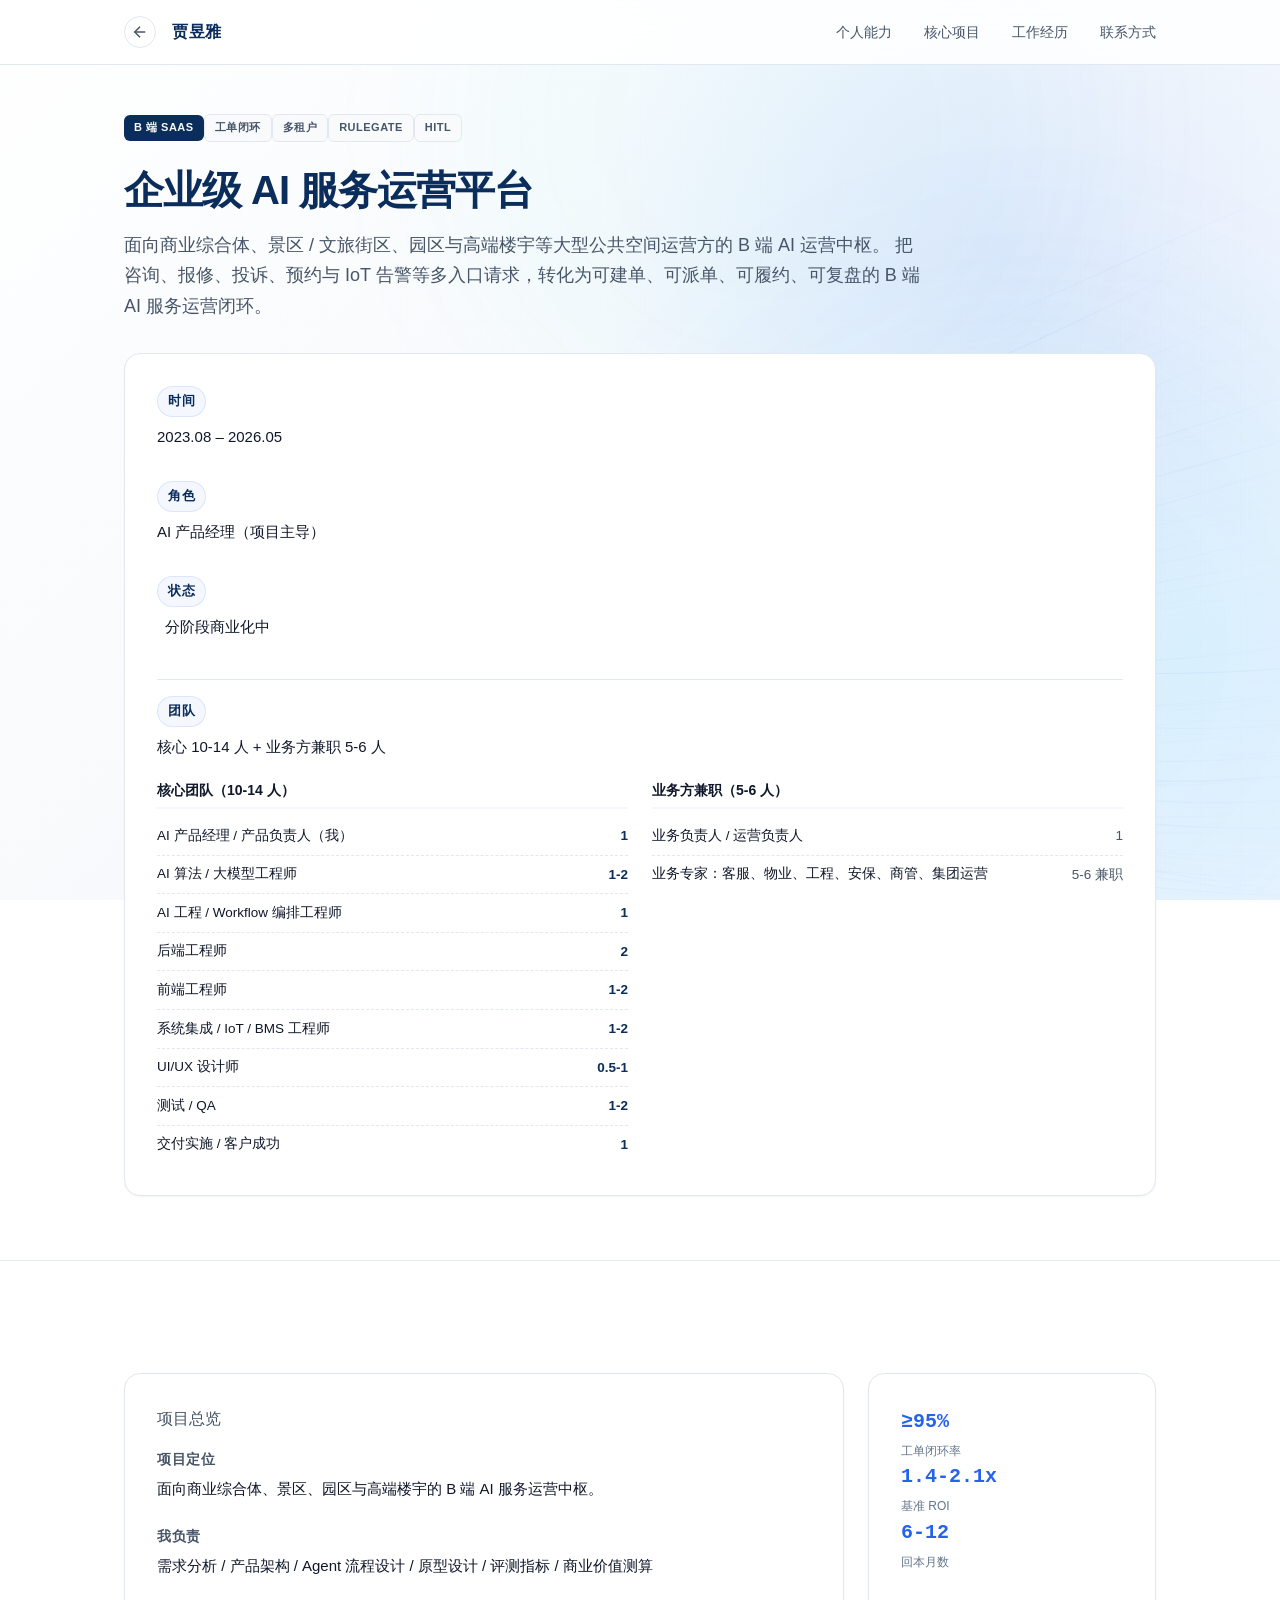
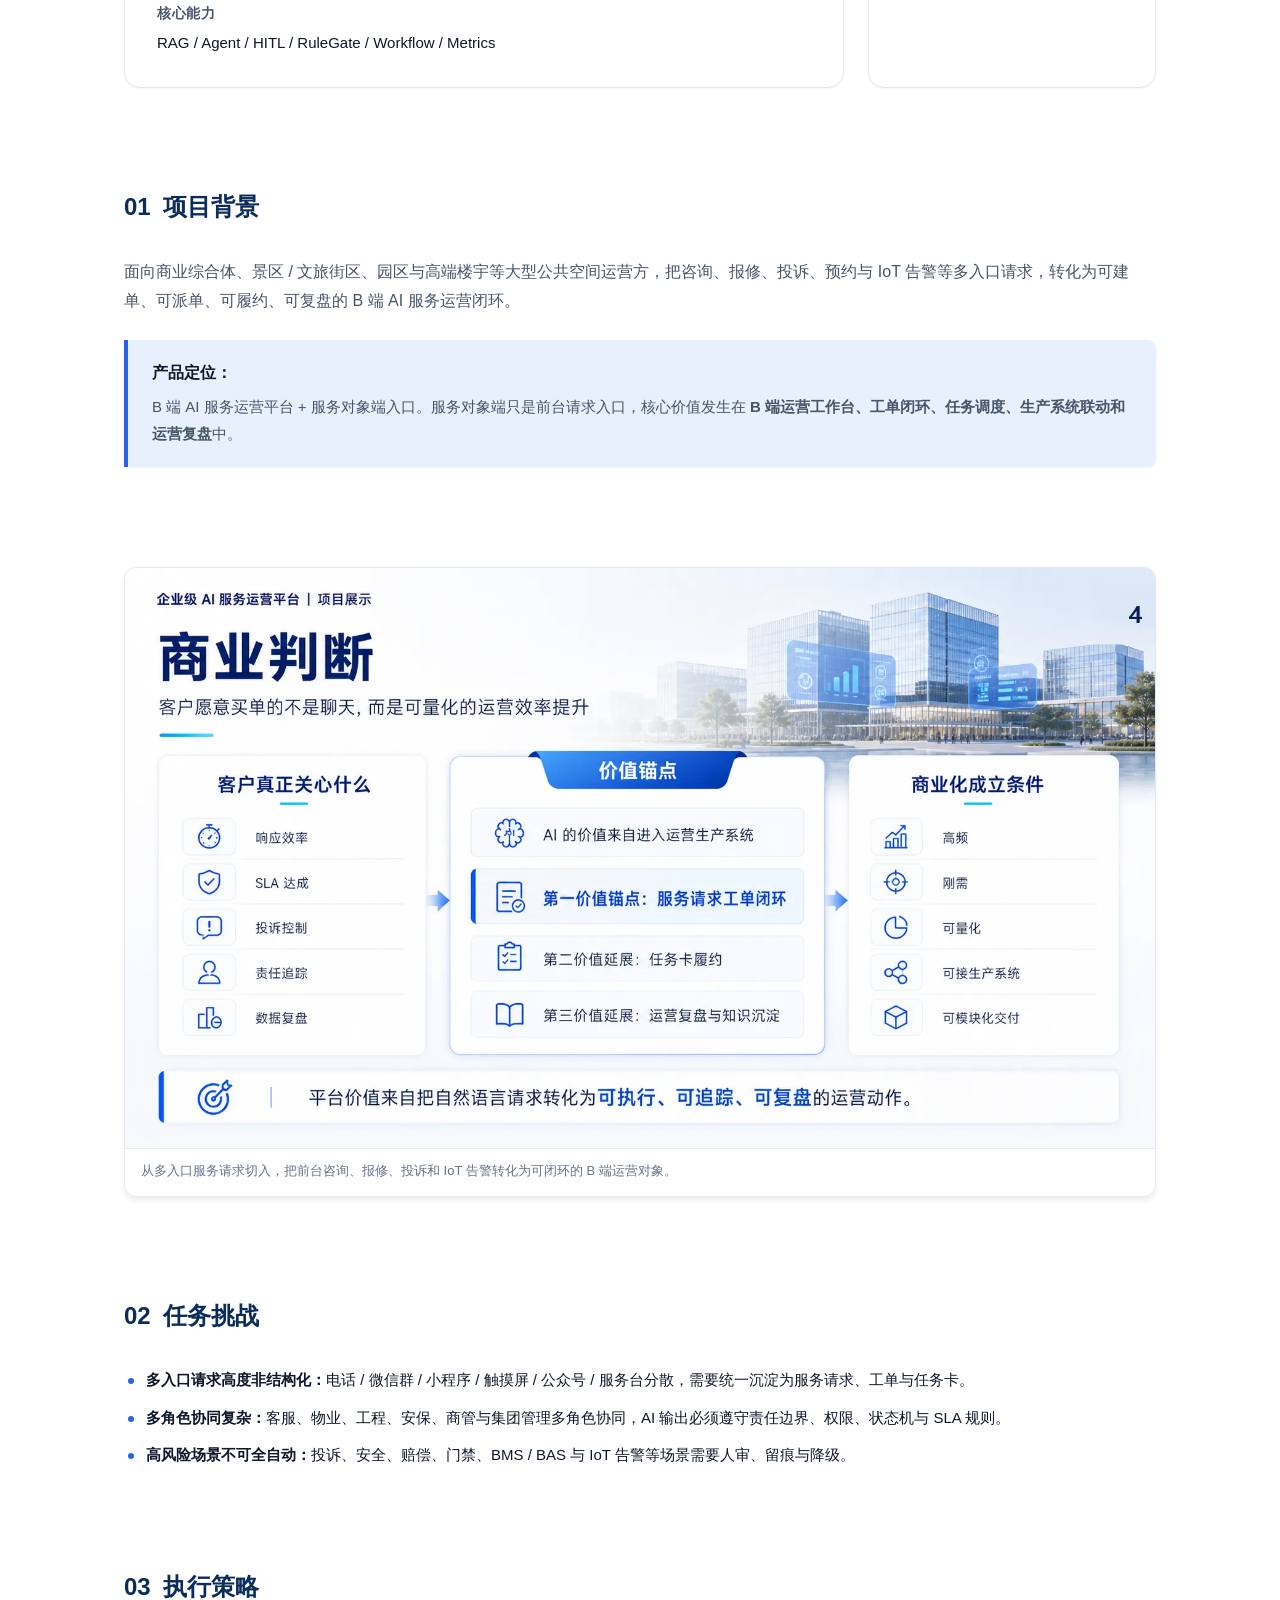
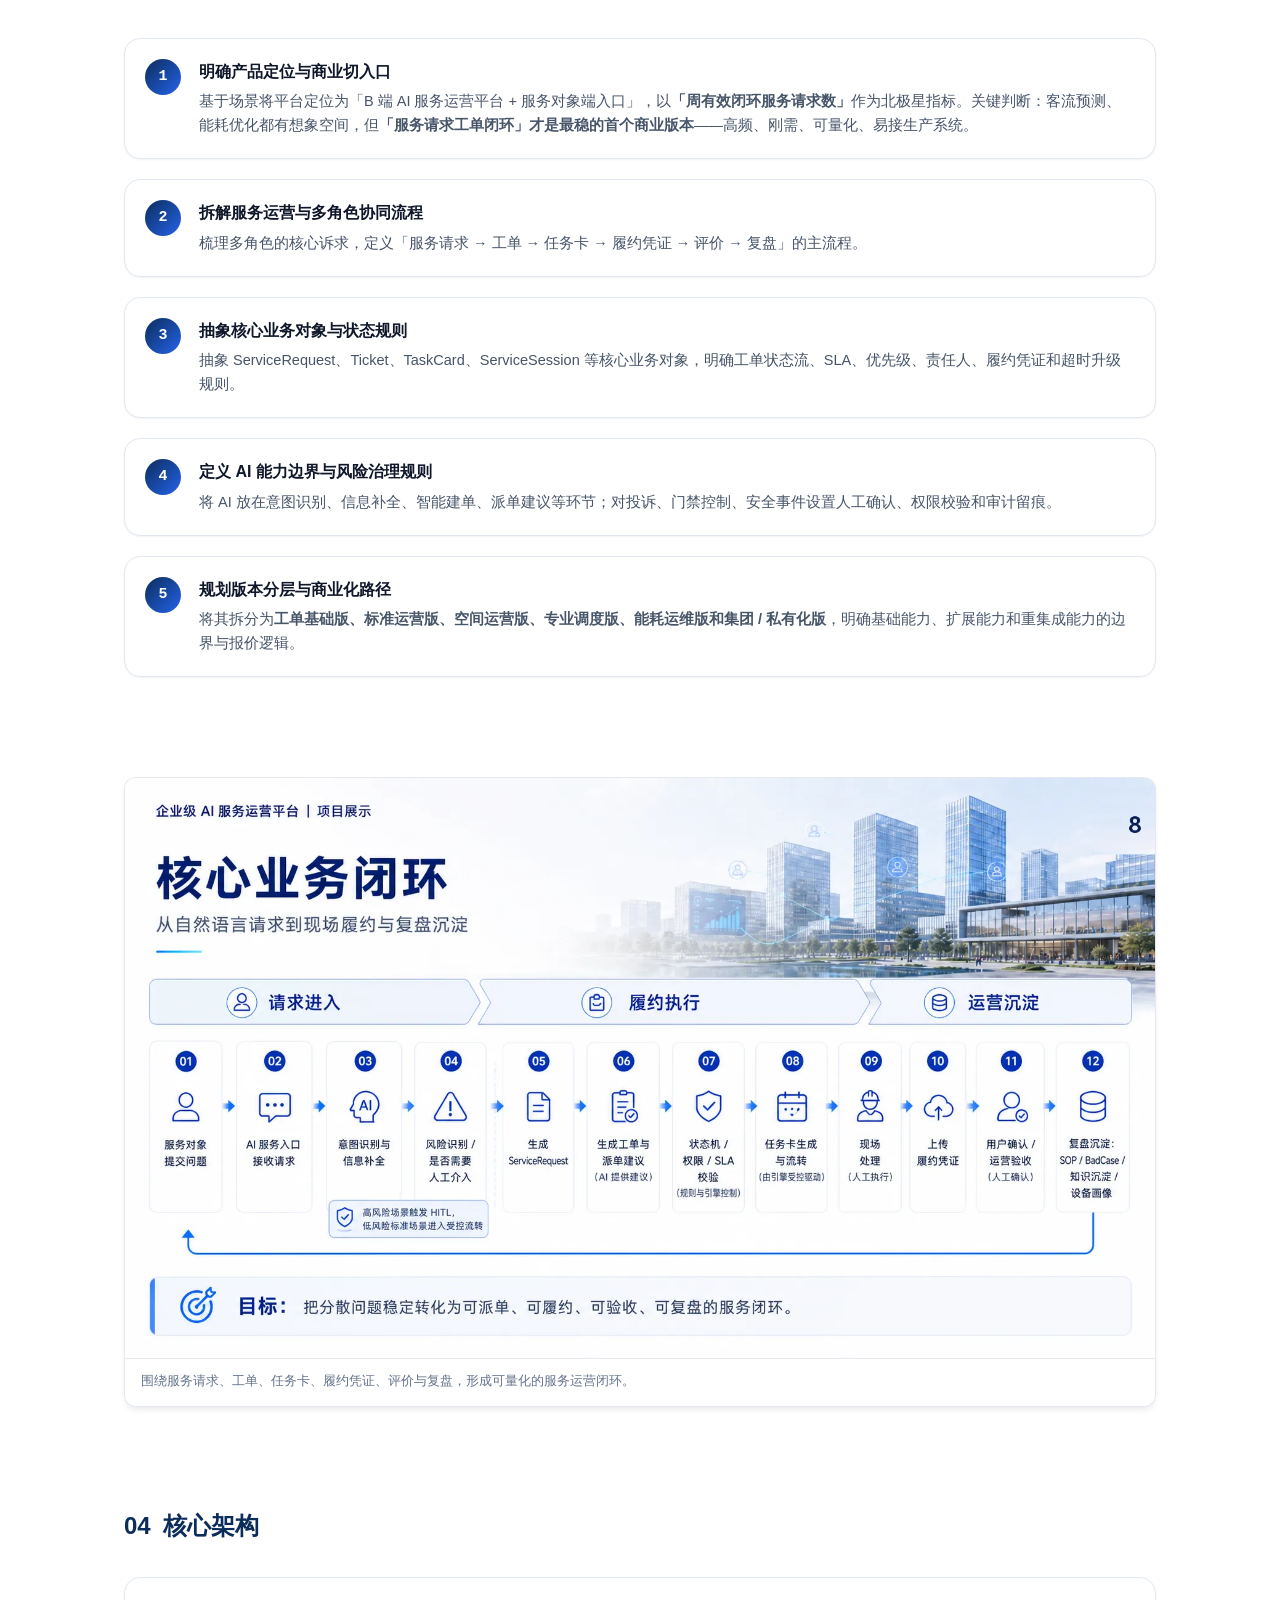
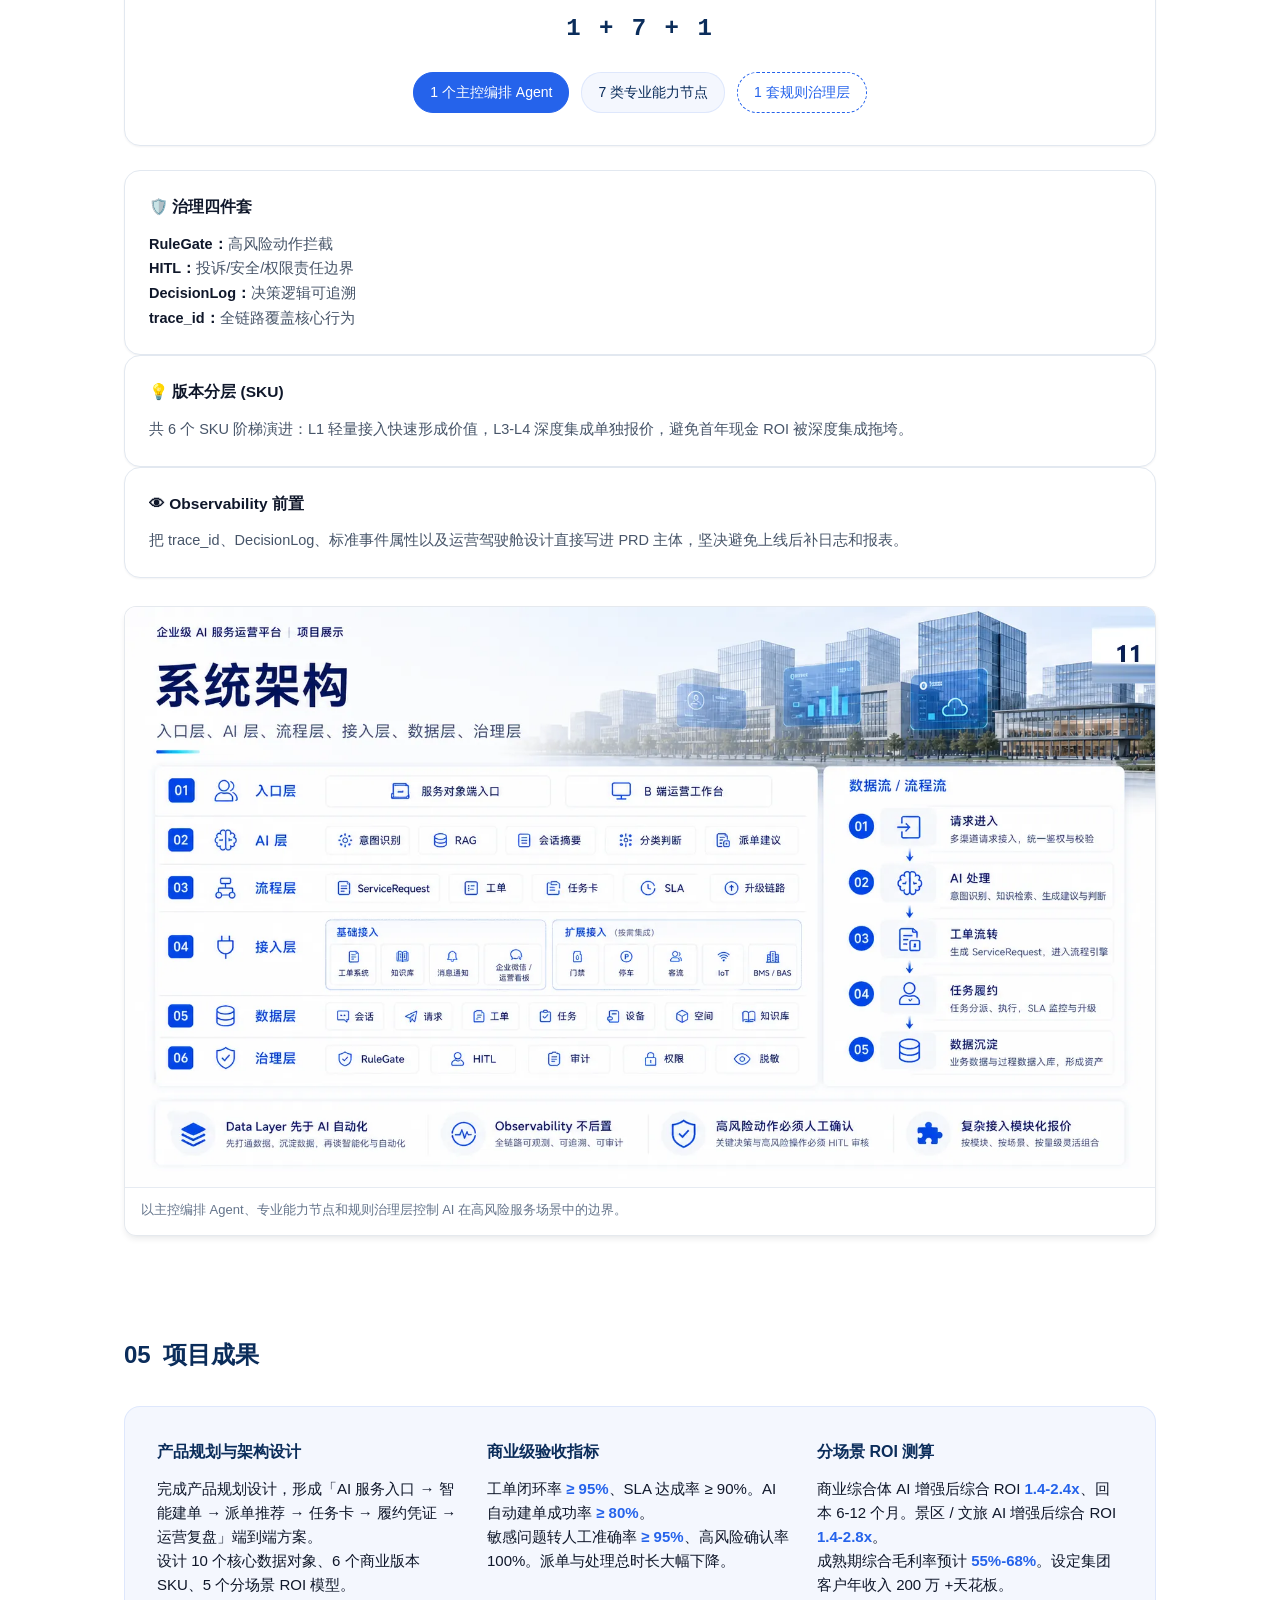
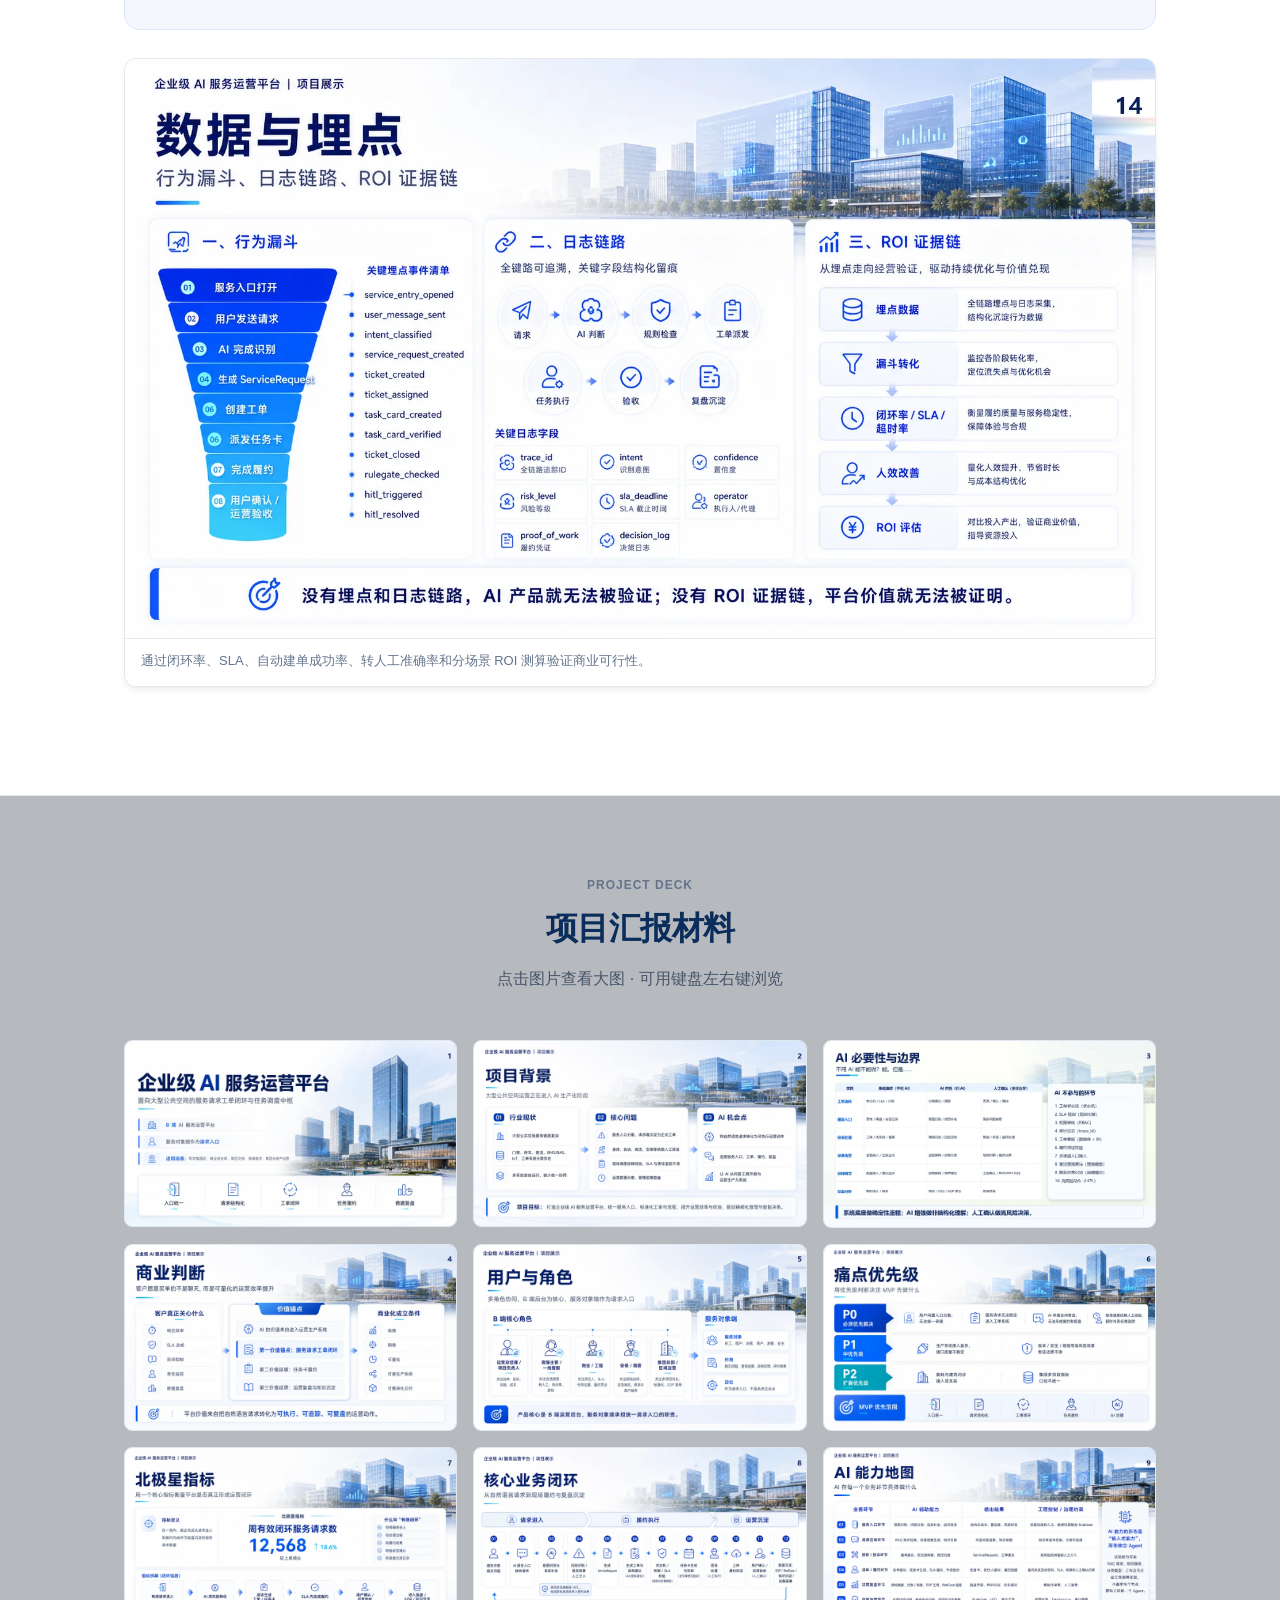
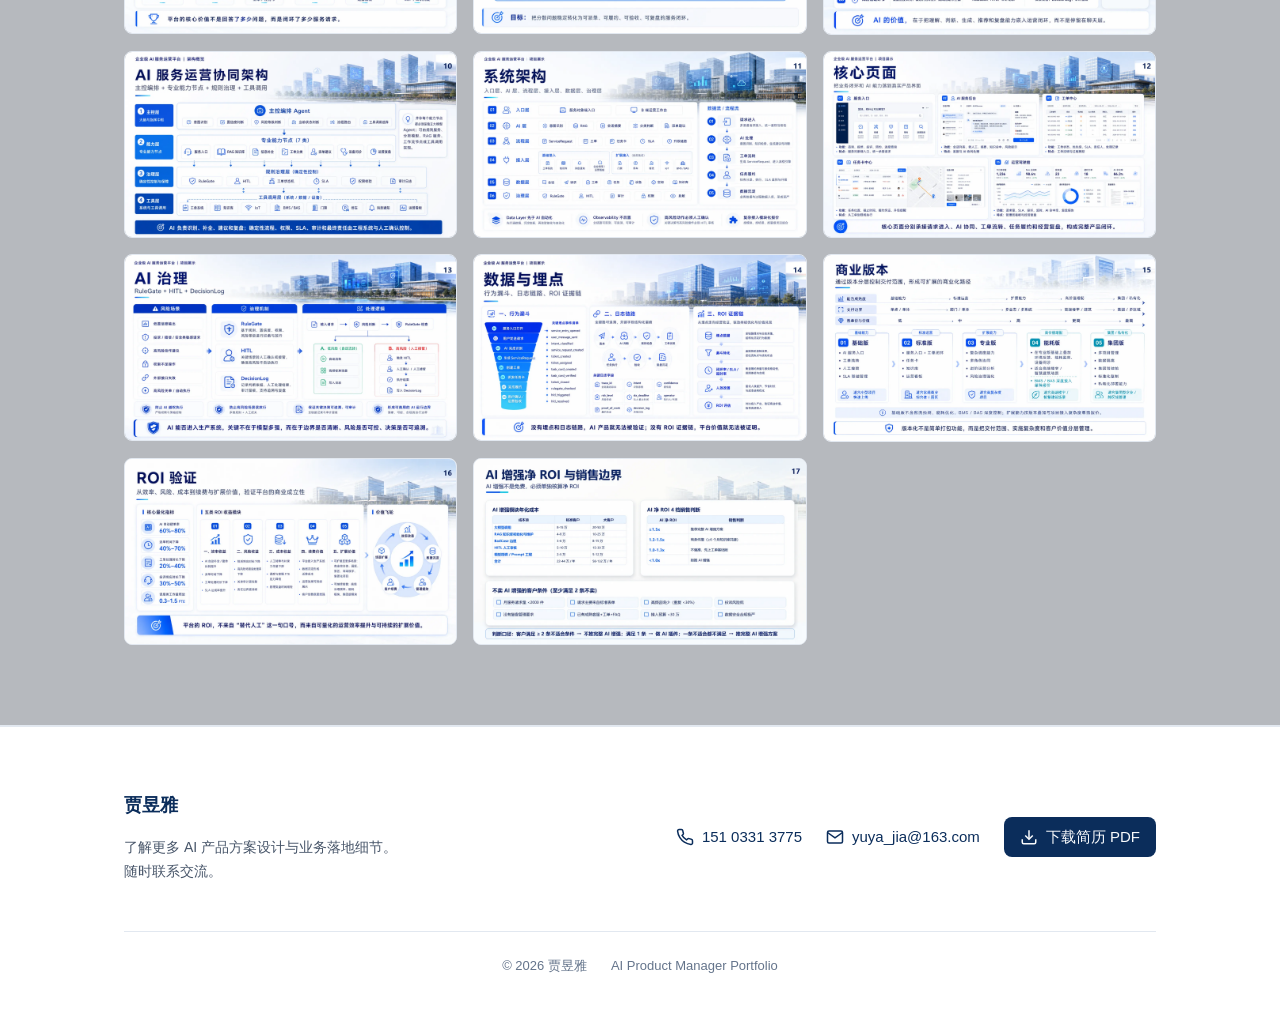
<file: xm2.html>
<!doctype html>
<html lang="zh-CN">
  <head>
    <meta charset="UTF-8" />
    <meta name="viewport" content="width=device-width, initial-scale=1.0" />
    <title>企业级 AI 服务运营平台 - 贾昱雅</title>
    <meta
      name="description"
      content="企业级 AI 服务运营平台是面向大型公共空间运营方的 B 端 AI 运营中枢，以服务请求工单闭环为核心商业锚点。"
    />
    <link rel="stylesheet" href="assets/style.css" />
  </head>
  <body class="page-detail">
    <!-- Global Tech Background -->
            <div class="site-bg" aria-hidden="true">
      <div class="bg-base"></div>
      <div class="bg-aurora bg-aurora-1"></div>
      <div class="bg-aurora bg-aurora-2"></div>

      <svg class="bg-fiber-svg" viewBox="0 0 1440 900" preserveAspectRatio="none">
        <defs>
          <linearGradient id="fiberEdgeFade" x1="0%" y1="0%" x2="100%" y2="0%">
            <stop offset="0%" stop-color="white" stop-opacity="0" />
            <stop offset="26%" stop-color="white" stop-opacity="0.04" />
            <stop offset="44%" stop-color="white" stop-opacity="0.34" />
            <stop offset="70%" stop-color="white" stop-opacity="0.9" />
            <stop offset="100%" stop-color="white" stop-opacity="1" />
          </linearGradient>

          <mask id="fiberMask">
            <rect x="0" y="0" width="1440" height="900" fill="url(#fiberEdgeFade)" />
          </mask>

          <linearGradient id="ambientGradient" x1="0%" y1="0%" x2="100%" y2="0%">
            <stop offset="0%" stop-color="rgba(255,255,255,0)" />
            <stop offset="35%" stop-color="rgba(147,197,253,0.14)" />
            <stop offset="62%" stop-color="rgba(255,255,255,0.18)" />
            <stop offset="100%" stop-color="rgba(255,255,255,0)" />
          </linearGradient>

          <linearGradient id="silkGradient" x1="0%" y1="0%" x2="100%" y2="0%">
            <stop offset="0%" stop-color="rgba(255,255,255,0)" />
            <stop offset="16%" stop-color="rgba(191,219,254,0.16)" />
            <stop offset="36%" stop-color="rgba(147,197,253,0.34)" />
            <stop offset="56%" stop-color="rgba(255,255,255,0.48)" />
            <stop offset="76%" stop-color="rgba(96,165,250,0.30)" />
            <stop offset="100%" stop-color="rgba(255,255,255,0)" />
          </linearGradient>

          <linearGradient id="highlightGradient" x1="0%" y1="0%" x2="100%" y2="0%">
            <stop offset="0%" stop-color="rgba(255,255,255,0)" />
            <stop offset="32%" stop-color="rgba(255,255,255,0.22)" />
            <stop offset="52%" stop-color="rgba(255,255,255,0.68)" />
            <stop offset="70%" stop-color="rgba(96,165,250,0.30)" />
            <stop offset="100%" stop-color="rgba(255,255,255,0)" />
          </linearGradient>

          <filter id="ambientBlur" x="-20%" y="-20%" width="140%" height="140%" color-interpolation-filters="sRGB">
            <feGaussianBlur stdDeviation="16" />
          </filter>
          <filter id="tinyGlow" x="-20%" y="-20%" width="140%" height="140%" color-interpolation-filters="sRGB">
            <feGaussianBlur stdDeviation="0.45" result="blur" />
            <feMerge>
              <feMergeNode in="blur" />
              <feMergeNode in="SourceGraphic" />
            </feMerge>
          </filter>
          <filter id="smallGlow" x="-20%" y="-20%" width="140%" height="140%" color-interpolation-filters="sRGB">
            <feGaussianBlur stdDeviation="0.9" result="blur" />
            <feMerge>
              <feMergeNode in="blur" />
              <feMergeNode in="SourceGraphic" />
            </feMerge>
          </filter>
        </defs>

        <g class="fiber-bundle" mask="url(#fiberMask)">
          <g class="fiber-ambient">
            <path d="M1530,790 C1250,850 1040,808 780,742 C600,696 440,720 260,795" />
            <path d="M1500,690 C1260,730 1030,710 770,650 C590,610 480,635 330,720" />
            <path d="M1610,860 C1330,905 1090,880 840,815 C645,765 470,780 230,870" />
            <path d="M1510,420 C1240,500 1030,548 780,520 C610,500 500,545 390,620" />
            <path d="M1460,170 C1210,235 1045,325 780,365 C635,388 540,430 460,505" />
            <path d="M1640,930 C1350,890 1120,900 900,850 C700,805 480,815 220,875" />
            <path d="M1560,610 C1320,650 1095,650 860,608 C680,576 535,600 400,670" />
            <path d="M1585,755 C1345,820 1115,800 890,735 C710,684 560,688 360,770" />
            <path d="M1495,310 C1265,392 1080,472 838,486 C655,496 530,545 390,642" />
            <path d="M1670,815 C1410,870 1165,846 925,780 C735,728 555,745 285,858" />
          </g>

          <g class="fiber-silk">
            <path d="M1560,795 C1300,842 1092,808 874,748 C722,707 590,688 470,712 C360,734 250,775 120,842" />
            <path d="M1518,760 C1272,808 1084,782 885,724 C728,678 600,660 502,685 C410,708 310,754 180,812" />
            <path d="M1604,842 C1340,876 1125,842 910,782 C742,736 610,710 492,730 C386,748 270,800 92,888" />
            <path d="M1474,704 C1238,744 1048,736 842,684 C684,644 572,644 472,690 C382,730 290,790 170,858" />
            <path d="M1620,895 C1375,904 1145,880 930,826 C760,784 605,770 460,804 C330,832 218,872 92,914" />
            <path d="M1492,630 C1268,678 1062,682 858,630 C700,590 585,600 475,652 C386,694 300,760 190,828" />
            <path d="M1548,580 C1292,628 1080,648 862,596 C698,558 592,568 500,618 C410,666 320,720 210,772" />
            <path d="M1466,510 C1248,570 1060,608 850,576 C700,554 604,568 520,620 C444,668 350,714 238,760" />
            <path d="M1568,460 C1328,526 1092,584 858,548 C696,522 602,534 520,578 C438,622 366,674 270,728" />
            <path d="M1498,388 C1260,458 1068,530 842,514 C688,502 590,526 506,574 C424,620 350,666 278,704" />
            <path d="M1512,312 C1270,390 1086,482 850,482 C690,482 590,512 510,558 C438,600 365,648 285,692" />
            <path d="M1448,222 C1238,302 1068,405 835,432 C690,448 596,486 516,530 C448,568 390,610 325,660" />
            <path d="M1575,150 C1310,226 1138,336 892,385 C735,416 628,462 542,512 C470,554 410,594 350,638" />
            <path d="M1590,260 C1326,330 1120,410 884,438 C720,458 620,490 538,540 C452,592 384,632 310,668" />
            <path d="M1540,710 C1300,765 1115,748 922,690 C765,644 632,632 520,672 C418,708 340,766 230,842" />
            <path d="M1650,745 C1392,800 1160,792 936,724 C762,672 622,660 498,706 C398,742 302,798 155,872" />
            <path d="M1510,820 C1278,852 1088,822 900,770 C742,726 640,716 530,744 C424,772 312,824 165,890" />
            <path d="M1598,670 C1348,720 1130,722 912,665 C740,620 630,620 526,662 C432,700 338,752 228,815" />
            <path d="M1460,600 C1248,642 1060,654 870,606 C715,568 610,576 516,624 C430,668 352,718 260,776" />
            <path d="M1520,540 C1298,594 1100,616 890,572 C724,538 616,546 526,592 C445,634 378,680 292,738" />
            <path d="M1440,462 C1234,520 1048,558 846,532 C696,512 608,528 536,574 C464,620 398,664 320,710" />
            <path d="M1485,360 C1262,432 1086,492 862,492 C710,492 614,518 538,562 C466,604 408,640 342,684" />
            <path d="M1610,910 C1370,892 1160,862 940,805 C768,760 625,748 486,782 C350,815 230,858 72,910" />
            <path d="M1548,878 C1322,884 1120,856 918,800 C758,756 622,742 500,770 C384,796 260,836 116,890" />
            <path d="M1660,812 C1406,846 1182,826 962,765 C795,718 654,704 520,735 C396,762 286,815 130,880" />
            <path d="M1578,735 C1350,780 1140,766 932,708 C770,662 648,650 532,690 C424,728 320,780 190,850" />
            <path d="M1502,285 C1290,350 1128,430 900,458 C742,478 642,505 560,552 C492,590 430,630 364,672" />
            <path d="M1532,188 C1302,258 1138,360 906,405 C754,434 650,478 570,526 C500,568 442,608 382,648" />
            <path d="M1640,390 C1398,448 1190,522 950,526 C786,530 674,548 586,594 C510,632 446,666 374,704" />
            <path d="M1588,500 C1348,558 1136,610 906,590 C744,576 632,584 540,630 C454,672 380,716 290,770" />
            <path d="M1490,930 C1260,892 1080,870 886,815 C735,772 610,770 492,805 C384,838 280,878 125,922" />
            <path d="M1680,640 C1415,682 1190,690 952,632 C778,590 654,590 542,636 C442,676 352,726 236,792" />
            <path d="M1625,705 C1390,742 1185,736 980,682 C820,640 700,636 582,675 C470,712 372,770 250,835" />
            <path d="M1545,760 C1315,805 1110,790 912,730 C760,684 632,678 515,718 C410,754 310,812 172,875" />
            <path d="M1665,865 C1418,878 1202,852 986,796 C810,750 662,740 518,776 C386,810 260,858 86,920" />
            <path d="M1510,675 C1288,724 1098,718 902,658 C748,612 626,612 514,658 C420,696 328,754 214,822" />
            <path d="M1590,620 C1358,670 1150,680 930,625 C760,584 642,590 534,638 C436,682 346,736 235,800" />
            <path d="M1478,570 C1265,622 1076,642 875,598 C720,564 612,574 516,624 C428,668 348,724 248,785" />
            <path d="M1618,530 C1385,586 1170,630 940,602 C780,582 656,590 548,642 C452,690 370,744 260,810" />
            <path d="M1545,438 C1320,506 1124,560 902,548 C742,540 632,560 532,612 C448,656 375,704 292,752" />
            <path d="M1595,350 C1365,420 1168,490 930,502 C760,510 642,536 545,586 C462,628 395,674 318,720" />
            <path d="M1488,255 C1275,335 1095,420 862,452 C710,472 612,506 528,554 C454,596 394,640 326,682" />
            <path d="M1660,775 C1425,820 1204,810 980,748 C810,702 670,698 536,738 C420,772 305,832 146,900" />
            <path d="M1538,900 C1310,878 1115,845 908,792 C750,752 620,748 495,782 C380,814 274,865 118,930" />
          </g>

          <g class="fiber-micro">
            <path d="M1542,778 C1315,814 1116,790 912,738 C756,698 628,684 512,712 C410,736 310,778 188,835" />
            <path d="M1570,812 C1338,848 1138,820 926,762 C768,720 642,708 528,736 C428,758 318,804 170,874" />
            <path d="M1490,690 C1260,738 1080,726 882,676 C724,638 606,638 500,682 C410,720 326,775 226,835" />
            <path d="M1608,875 C1372,886 1160,858 940,810 C770,772 620,766 482,798 C358,826 246,870 92,925" />
            <path d="M1516,615 C1296,660 1098,666 894,620 C736,584 620,590 518,636 C426,676 344,728 244,782" />
            <path d="M1478,536 C1260,588 1070,620 860,588 C708,566 610,576 522,624 C440,666 362,710 268,754" />
            <path d="M1560,478 C1328,538 1110,590 884,560 C728,538 624,548 538,592 C456,634 382,682 294,730" />
            <path d="M1488,402 C1272,468 1086,532 866,520 C710,512 610,534 526,580 C450,622 384,664 308,708" />
            <path d="M1538,338 C1305,404 1120,478 894,482 C734,486 628,512 544,558 C470,598 410,638 342,680" />
            <path d="M1458,240 C1248,318 1078,412 846,438 C704,454 612,492 532,538 C462,578 402,620 334,662" />
            <path d="M1582,166 C1334,240 1150,342 912,390 C760,420 660,462 578,512 C508,552 450,594 386,636" />
            <path d="M1655,700 C1400,748 1180,748 954,692 C782,650 650,645 532,686 C432,722 338,772 220,842" />
            <path d="M1528,845 C1300,866 1098,836 898,784 C746,744 634,736 520,762 C412,788 302,836 160,900" />
            <path d="M1618,588 C1378,638 1160,654 930,610 C760,578 648,580 548,626 C454,668 370,718 260,788" />
            <path d="M1508,918 C1282,884 1088,856 892,805 C742,766 620,762 502,796 C390,828 286,870 130,924" />
            <path d="M1668,812 C1420,840 1198,822 974,762 C808,718 668,704 536,736 C414,764 302,815 146,884" />
            <path d="M1600,735 C1370,770 1160,760 950,704 C790,662 660,658 540,696 C436,728 336,782 210,850" />
            <path d="M1555,788 C1328,826 1130,808 928,752 C772,710 646,704 526,738 C418,768 310,820 166,888" />
            <path d="M1642,882 C1408,884 1190,854 970,804 C800,766 646,758 500,792 C364,824 252,870 98,926" />
            <path d="M1498,650 C1278,698 1088,696 890,646 C732,606 616,612 512,660 C422,702 342,756 236,820" />
            <path d="M1588,558 C1355,612 1142,640 916,602 C756,574 640,582 536,632 C442,676 360,730 252,794" />
            <path d="M1518,475 C1298,535 1105,582 888,560 C732,544 626,558 530,608 C448,650 374,700 292,748" />
            <path d="M1635,420 C1400,482 1190,538 952,534 C790,532 668,552 560,602 C470,644 398,692 316,735" />
            <path d="M1560,300 C1340,372 1155,452 918,476 C750,494 638,526 542,574 C462,614 398,654 330,696" />
            <path d="M1470,205 C1265,286 1095,388 858,428 C710,452 612,490 530,536 C462,576 402,620 340,660" />
            <path d="M1670,675 C1425,720 1198,724 966,670 C792,628 660,628 540,672 C434,710 342,762 220,832" />
            <path d="M1598,825 C1365,850 1150,828 940,770 C778,724 650,716 520,752 C400,786 292,840 138,904" />
            <path d="M1518,872 C1290,862 1096,832 900,780 C746,740 620,738 500,772 C386,804 282,852 130,912" />
          </g>

          <g class="fiber-highlight">
            <path d="M1530,740 C1300,790 1110,770 915,708 C780,666 660,650 540,688" style="animation-delay: 0s" />
            <path d="M1600,848 C1370,875 1160,845 940,788 C780,748 648,735 520,766" style="animation-delay: -5s" />
            <path d="M1505,570 C1285,625 1090,642 884,596 C735,564 624,570 535,618" style="animation-delay: -11s" />
            <path d="M1455,255 C1262,332 1088,420 858,446 C716,462 620,492 542,538" style="animation-delay: -17s" />
            <path d="M1585,430 C1360,500 1134,558 906,548 C752,542 642,556 548,600" style="animation-delay: -9s" />
            <path d="M1640,905 C1388,895 1162,862 930,805 C762,764 626,755 482,790" style="animation-delay: -21s" />
            <path d="M1500,682 C1288,730 1102,724 910,672 C768,633 642,630 535,670" style="animation-delay: -14s" />
            <path d="M1552,330 C1322,402 1138,480 906,492 C744,500 636,526 552,574" style="animation-delay: -3s" />
            <path d="M1620,792 C1400,825 1190,812 968,752 C800,706 664,694 530,730" style="animation-delay: -19s" />
            <path d="M1588,620 C1358,674 1145,682 930,626 C770,586 650,590 540,638" style="animation-delay: -7s" />
            <path d="M1660,870 C1422,880 1206,850 980,790 C812,746 666,738 522,776" style="animation-delay: -23s" />
            <path d="M1530,450 C1312,520 1120,570 902,558 C750,550 640,565 548,610" style="animation-delay: -13s" />
          </g>
        </g>
      </svg>

      <div class="bg-sparkles">
        <div class="particle p-0" style="width: 2.4px; height: 2.4px; top: 28%; left: 86%; animation-duration: 26s; animation-delay: -2s;"></div>
        <div class="particle p-1" style="width: 1.8px; height: 1.8px; top: 44%; left: 91%; animation-duration: 30s; animation-delay: -10s;"></div>
        <div class="particle p-2" style="width: 2.8px; height: 2.8px; top: 65%; left: 82%; animation-duration: 28s; animation-delay: -6s;"></div>
        <div class="particle p-3" style="width: 2.9px; height: 2.9px; top: 82%; left: 89%; animation-duration: 34s; animation-delay: -16s;"></div>
        <div class="particle p-4" style="width: 1.7px; height: 1.7px; top: 38%; left: 72%; animation-duration: 29s; animation-delay: -4s;"></div>
        <div class="particle p-5" style="width: 2.2px; height: 2.2px; top: 74%; left: 76%; animation-duration: 27s; animation-delay: -14s;"></div>
        <div class="particle p-6" style="width: 2.6px; height: 2.6px; top: 56%; left: 94%; animation-duration: 32s; animation-delay: -8s;"></div>
        <div class="particle p-7" style="width: 1.8px; height: 1.8px; top: 18%; left: 79%; animation-duration: 36s; animation-delay: -20s;"></div>
        <div class="particle p-8" style="width: 2.4px; height: 2.4px; top: 86%; left: 68%; animation-duration: 31s; animation-delay: -12s;"></div>
        <div class="particle p-9" style="width: 1.6px; height: 1.6px; top: 70%; left: 92%; animation-duration: 33s; animation-delay: -18s;"></div>
      </div>
    </div>
    <nav class="navbar">
      <div class="container">
        <div class="nav-left">
          <a class="nav-back" href="index.html#projects" aria-label="返回项目列表">
            <svg width="18" height="18" viewBox="0 0 24 24" fill="none" stroke="currentColor" stroke-width="2"><line x1="19" y1="12" x2="5" y2="12"/><polyline points="12 19 5 12 12 5"/></svg>
          </a>
          <a class="logo" href="index.html">贾昱雅</a>
        </div>
        <ul class="nav-links">
          <li><a href="index.html#about">个人能力</a></li>
          <li><a href="index.html#projects">核心项目</a></li>
          <li><a href="index.html#experience">工作经历</a></li>
          <li><a href="index.html#contact">联系方式</a></li>
        </ul>
        <button class="menu-toggle" aria-label="Toggle menu">
          <svg
            width="24"
            height="24"
            viewBox="0 0 24 24"
            fill="none"
            stroke="currentColor"
            stroke-width="2"
          >
            <path d="M3 12h18M3 6h18M3 18h18" />
          </svg>
        </button>
      </div>
    </nav>

    <header class="detail-hero section-reveal">
      <div class="hero-bg-grid subtle"></div>
      <div class="container relative">
        <div class="detail-tags">
          <span class="badge primary">B 端 SAAS</span
          ><span class="badge">工单闭环</span><span class="badge">多租户</span
          ><span class="badge">RULEGATE</span><span class="badge">HITL</span>
        </div>

        <h1>企业级 AI 服务运营平台</h1>
        <p class="tagline">
          面向商业综合体、景区 / 文旅街区、园区与高端楼宇等大型公共空间运营方的
          B 端 AI 运营中枢。 把咨询、报修、投诉、预约与 IoT
          告警等多入口请求，转化为可建单、可派单、可履约、可复盘的 B 端 AI
          服务运营闭环。
        </p>

        <div class="project-brief bento-card">
          <div class="brief-item">
            <div class="b-lbl">时间</div>
            <div class="b-val">2023.08 – 2026.05</div>
          </div>
          <div class="brief-item">
            <div class="b-lbl">角色</div>
            <div class="b-val">AI 产品经理（项目主导）</div>
          </div>
          <div class="brief-item">
            <div class="b-lbl">状态</div>
            <div class="b-val">
              <span class="status-dot blue"></span>分阶段商业化中
            </div>
          </div>
          <div class="brief-item brief-team">
            <div class="b-lbl">团队</div>
            <div class="b-val">核心 10-14 人 + 业务方兼职 5-6 人</div>
            <div class="team-detail-inline">
              <div class="team-col">
                <div class="team-col-title">核心团队（10-14 人）</div>
                <ul class="team-list">
                  <li><span class="role">AI 产品经理 / 产品负责人（我）</span><span class="count">1</span></li>
                  <li><span class="role">AI 算法 / 大模型工程师</span><span class="count">1-2</span></li>
                  <li><span class="role">AI 工程 / Workflow 编排工程师</span><span class="count">1</span></li>
                  <li><span class="role">后端工程师</span><span class="count">2</span></li>
                  <li><span class="role">前端工程师</span><span class="count">1-2</span></li>
                  <li><span class="role">系统集成 / IoT / BMS 工程师</span><span class="count">1-2</span></li>
                  <li><span class="role">UI/UX 设计师</span><span class="count">0.5-1</span></li>
                  <li><span class="role">测试 / QA</span><span class="count">1-2</span></li>
                  <li><span class="role">交付实施 / 客户成功</span><span class="count">1</span></li>
                </ul>
              </div>
              <div class="team-col">
                <div class="team-col-title">业务方兼职（5-6 人）</div>
                <ul class="team-list">
                  <li><span class="role">业务负责人 / 运营负责人</span><span class="count part-time">1</span></li>
                  <li><span class="role">业务专家：客服、物业、工程、安保、商管、集团运营</span><span class="count part-time">5-6 兼职</span></li>
                </ul>
              </div>
            </div>
          </div>
        </div>
      </div>
    </header>

    <section class="project-content section-reveal">
      <div class="container">
        <div class="project-overview">
          <div class="overview-grid">
            <div class="overview-card">
              <h3>项目总览</h3>
              <div class="overview-list">
                <div class="overview-item">
                  <span class="k">项目定位</span>
                  <span class="v">面向商业综合体、景区、园区与高端楼宇的 B 端 AI 服务运营中枢。</span>
                </div>
                <div class="overview-item">
                  <span class="k">我负责</span>
                  <span class="v">需求分析 / 产品架构 / Agent 流程设计 / 原型设计 / 评测指标 / 商业价值测算</span>
                </div>
                <div class="overview-item">
                  <span class="k">核心能力</span>
                  <span class="v">RAG / Agent / HITL / RuleGate / Workflow / Metrics</span>
                </div>
              </div>
            </div>
            <div class="overview-card overview-metrics">
              <div class="metric">
                <div class="m-val highlight">≥95%</div>
                <div class="m-lbl">工单闭环率</div>
              </div>
              <div class="metric">
                <div class="m-val highlight">1.4-2.1x</div>
                <div class="m-lbl">基准 ROI</div>
              </div>
              <div class="metric">
                <div class="m-val highlight">6-12</div>
                <div class="m-lbl">回本月数</div>
              </div>
            </div>
          </div>
        </div>

        <div class="prose-block">
          <h2><span class="num">01</span> 项目背景</h2>
          <p>
            面向商业综合体、景区 /
            文旅街区、园区与高端楼宇等大型公共空间运营方，把咨询、报修、投诉、预约与
            IoT 告警等多入口请求，转化为可建单、可派单、可履约、可复盘的 B 端 AI
            服务运营闭环。
          </p>

          <div class="callout-box info">
            <div class="callout-title">产品定位：</div>
            <p>
              B 端 AI 服务运营平台 +
              服务对象端入口。服务对象端只是前台请求入口，核心价值发生在
              <strong
                >B
                端运营工作台、工单闭环、任务调度、生产系统联动和运营复盘</strong
              >中。
            </p>
          </div>
        </div>

        <figure class="prose-figure">
          <img src="assets/images/xm2/04.webp" alt="企业级 AI 服务运营平台场景与产品定位" loading="lazy" />
          <figcaption>从多入口服务请求切入，把前台咨询、报修、投诉和 IoT 告警转化为可闭环的 B 端运营对象。</figcaption>
        </figure>

        <div class="prose-block">
          <h2><span class="num">02</span> 任务挑战</h2>
          <ul class="styled-list">
            <li>
              <strong>多入口请求高度非结构化：</strong>电话 / 微信群 / 小程序 /
              触摸屏 / 公众号 /
              服务台分散，需要统一沉淀为服务请求、工单与任务卡。
            </li>
            <li>
              <strong>多角色协同复杂：</strong
              >客服、物业、工程、安保、商管与集团管理多角色协同，AI
              输出必须遵守责任边界、权限、状态机与 SLA 规则。
            </li>
            <li>
              <strong>高风险场景不可全自动：</strong>投诉、安全、赔偿、门禁、BMS
              / BAS 与 IoT 告警等场景需要人审、留痕与降级。
            </li>
          </ul>
        </div>

        <div class="prose-block">
          <h2><span class="num">03</span> 执行策略</h2>
          <div class="step-list">
            <div class="step-item">
              <div class="step-num">1</div>
              <div class="step-content">
                <h3>明确产品定位与商业切入口</h3>
                <p>
                  基于场景将平台定位为「B 端 AI 服务运营平台 +
                  服务对象端入口」，以<strong>「周有效闭环服务请求数」</strong>作为北极星指标。关键判断：客流预测、能耗优化都有想象空间，但<strong>「服务请求工单闭环」才是最稳的首个商业版本</strong>——高频、刚需、可量化、易接生产系统。
                </p>
              </div>
            </div>
            <div class="step-item">
              <div class="step-num">2</div>
              <div class="step-content">
                <h3>拆解服务运营与多角色协同流程</h3>
                <p>
                  梳理多角色的核心诉求，定义「服务请求 → 工单 → 任务卡 →
                  履约凭证 → 评价 → 复盘」的主流程。
                </p>
              </div>
            </div>
            <div class="step-item">
              <div class="step-num">3</div>
              <div class="step-content">
                <h3>抽象核心业务对象与状态规则</h3>
                <p>
                  抽象 ServiceRequest、Ticket、TaskCard、ServiceSession
                  等核心业务对象，明确工单状态流、SLA、优先级、责任人、履约凭证和超时升级规则。
                </p>
              </div>
            </div>
            <div class="step-item">
              <div class="step-num">4</div>
              <div class="step-content">
                <h3>定义 AI 能力边界与风险治理规则</h3>
                <p>
                  将 AI
                  放在意图识别、信息补全、智能建单、派单建议等环节；对投诉、门禁控制、安全事件设置人工确认、权限校验和审计留痕。
                </p>
              </div>
            </div>
            <div class="step-item">
              <div class="step-num">5</div>
              <div class="step-content">
                <h3>规划版本分层与商业化路径</h3>
                <p>
                  将其拆分为<strong
                    >工单基础版、标准运营版、空间运营版、专业调度版、能耗运维版和集团
                    / 私有化版</strong
                  >，明确基础能力、扩展能力和重集成能力的边界与报价逻辑。
                </p>
              </div>
            </div>
          </div>
        </div>

        <figure class="prose-figure">
          <img src="assets/images/xm2/08.webp" alt="企业级 AI 服务运营平台执行策略与主流程" loading="lazy" />
          <figcaption>围绕服务请求、工单、任务卡、履约凭证、评价与复盘，形成可量化的服务运营闭环。</figcaption>
        </figure>

        <div class="prose-block">
          <h2><span class="num">04</span> 核心架构</h2>

          <div class="arch-box">
            <div class="arch-title">1 + 7 + 1</div>
            <div class="arch-row">
              <span class="arch-tag highlight">1 个主控编排 Agent</span>
              <span class="arch-tag">7 类专业能力节点</span>
              <span class="arch-tag outline">1 套规则治理层</span>
            </div>
          </div>

          <div class="grid-card-3 mt-24">
            <div class="bento-card inner">
              <div class="icon-title">🛡️ 治理四件套</div>
              <p>
                <strong>RuleGate：</strong>高风险动作拦截<br /><strong
                  >HITL：</strong
                >投诉/安全/权限责任边界<br /><strong>DecisionLog：</strong
                >决策逻辑可追溯<br /><strong>trace_id：</strong
                >全链路覆盖核心行为
              </p>
            </div>
            <div class="bento-card inner">
              <div class="icon-title">💡 版本分层 (SKU)</div>
              <p>
                共 6 个 SKU 阶梯演进：L1 轻量接入快速形成价值，L3-L4
                深度集成单独报价，避免首年现金 ROI 被深度集成拖垮。
              </p>
            </div>
            <div class="bento-card inner">
              <div class="icon-title">👁 Observability 前置</div>
              <p>
                把 trace_id、DecisionLog、标准事件属性以及运营驾驶舱设计直接写进
                PRD 主体，坚决避免上线后补日志和报表。
              </p>
            </div>
          </div>

          <figure class="prose-figure">
            <img src="assets/images/xm2/11.webp" alt="企业级 AI 服务运营平台核心架构与治理机制" loading="lazy" />
            <figcaption>以主控编排 Agent、专业能力节点和规则治理层控制 AI 在高风险服务场景中的边界。</figcaption>
          </figure>
        </div>

        <div class="prose-block">
          <h2><span class="num">05</span> 项目成果</h2>
          <div class="result-box">
            <div class="r-col">
              <h3>产品规划与架构设计</h3>
              <p>
                完成产品规划设计，形成「AI 服务入口 → 智能建单 → 派单推荐 →
                任务卡 → 履约凭证 → 运营复盘」端到端方案。<br />设计 10
                个核心数据对象、6 个商业版本 SKU、5 个分场景 ROI 模型。
              </p>
            </div>
            <div class="r-col">
              <h3>商业级验收指标</h3>
              <p>
                工单闭环率 <strong>≥ 95%</strong>、SLA 达成率 ≥ 90%。AI
                自动建单成功率
                <strong>≥ 80%</strong>。<br />敏感问题转人工准确率
                <strong>≥ 95%</strong>、高风险确认率
                100%。派单与处理总时长大幅下降。
              </p>
            </div>
            <div class="r-col">
              <h3>分场景 ROI 测算</h3>
              <p>
                商业综合体 AI 增强后综合 ROI <strong>1.4-2.4x</strong>、回本 6-12
                个月。景区 / 文旅 AI 增强后综合 ROI
                <strong>1.4-2.8x</strong>。<br />成熟期综合毛利率预计
                <strong>55%-68%</strong>。设定集团客户年收入 200 万 +天花板。
              </p>
            </div>
          </div>

          <figure class="prose-figure">
            <img src="assets/images/xm2/14.webp" alt="企业级 AI 服务运营平台项目成果与 ROI 测算" loading="lazy" />
            <figcaption>通过闭环率、SLA、自动建单成功率、转人工准确率和分场景 ROI 测算验证商业可行性。</figcaption>
          </figure>
        </div>
      </div>
    </section>

    <section class="gallery-section alt section-reveal">
      <div class="container">
        <div class="section-head text-center">
          <div class="section-eyebrow">PROJECT DECK</div>
          <h2 class="section-title">项目汇报材料</h2>
          <p class="section-subtitle">点击图片查看大图 · 可用键盘左右键浏览</p>
        </div>

        <div class="gallery">
          <!-- 主图 01-15 -->
          <div class="gallery-item" data-group="main">
            <img
              src="assets/images/xm2/01.webp"
              alt="P01"
              loading="lazy"
              onerror="
                this.src =
                  'data:image/svg+xml,%3Csvg xmlns=\'http://www.w3.org/2000/svg\' viewBox=\'0 0 16 9\'%3E%3Crect width=\'16\' height=\'9\' fill=\'%23f1f5f9\'/%3E%3C/svg%3E'
              "
            />
            <div class="g-label">P01</div>
          </div>
          <div class="gallery-item" data-group="main">
            <img
              src="assets/images/xm2/02.webp"
              alt="P02"
              loading="lazy"
              onerror="
                this.src =
                  'data:image/svg+xml,%3Csvg xmlns=\'http://www.w3.org/2000/svg\' viewBox=\'0 0 16 9\'%3E%3Crect width=\'16\' height=\'9\' fill=\'%23f1f5f9\'/%3E%3C/svg%3E'
              "
            />
            <div class="g-label">P02</div>
          </div>
          <div class="gallery-item" data-group="main">
            <img
              src="assets/images/xm2/03.webp"
              alt="P03"
              loading="lazy"
              onerror="
                this.src =
                  'data:image/svg+xml,%3Csvg xmlns=\'http://www.w3.org/2000/svg\' viewBox=\'0 0 16 9\'%3E%3Crect width=\'16\' height=\'9\' fill=\'%23f1f5f9\'/%3E%3C/svg%3E'
              "
            />
            <div class="g-label">P03</div>
          </div>
          <div class="gallery-item" data-group="main">
            <img
              src="assets/images/xm2/04.webp"
              alt="P04"
              loading="lazy"
              onerror="
                this.src =
                  'data:image/svg+xml,%3Csvg xmlns=\'http://www.w3.org/2000/svg\' viewBox=\'0 0 16 9\'%3E%3Crect width=\'16\' height=\'9\' fill=\'%23f1f5f9\'/%3E%3C/svg%3E'
              "
            />
            <div class="g-label">P04</div>
          </div>
          <div class="gallery-item" data-group="main">
            <img
              src="assets/images/xm2/05.webp"
              alt="P05"
              loading="lazy"
              onerror="
                this.src =
                  'data:image/svg+xml,%3Csvg xmlns=\'http://www.w3.org/2000/svg\' viewBox=\'0 0 16 9\'%3E%3Crect width=\'16\' height=\'9\' fill=\'%23f1f5f9\'/%3E%3C/svg%3E'
              "
            />
            <div class="g-label">P05</div>
          </div>
          <div class="gallery-item" data-group="main">
            <img
              src="assets/images/xm2/06.webp"
              alt="P06"
              loading="lazy"
              onerror="
                this.src =
                  'data:image/svg+xml,%3Csvg xmlns=\'http://www.w3.org/2000/svg\' viewBox=\'0 0 16 9\'%3E%3Crect width=\'16\' height=\'9\' fill=\'%23f1f5f9\'/%3E%3C/svg%3E'
              "
            />
            <div class="g-label">P06</div>
          </div>
          <div class="gallery-item" data-group="main">
            <img
              src="assets/images/xm2/07.webp"
              alt="P07"
              loading="lazy"
              onerror="
                this.src =
                  'data:image/svg+xml,%3Csvg xmlns=\'http://www.w3.org/2000/svg\' viewBox=\'0 0 16 9\'%3E%3Crect width=\'16\' height=\'9\' fill=\'%23f1f5f9\'/%3E%3C/svg%3E'
              "
            />
            <div class="g-label">P07</div>
          </div>
          <div class="gallery-item" data-group="main">
            <img
              src="assets/images/xm2/08.webp"
              alt="P08"
              loading="lazy"
              onerror="
                this.src =
                  'data:image/svg+xml,%3Csvg xmlns=\'http://www.w3.org/2000/svg\' viewBox=\'0 0 16 9\'%3E%3Crect width=\'16\' height=\'9\' fill=\'%23f1f5f9\'/%3E%3C/svg%3E'
              "
            />
            <div class="g-label">P08</div>
          </div>
          <div class="gallery-item" data-group="main">
            <img
              src="assets/images/xm2/09.webp"
              alt="P09"
              loading="lazy"
              onerror="
                this.src =
                  'data:image/svg+xml,%3Csvg xmlns=\'http://www.w3.org/2000/svg\' viewBox=\'0 0 16 9\'%3E%3Crect width=\'16\' height=\'9\' fill=\'%23f1f5f9\'/%3E%3C/svg%3E'
              "
            />
            <div class="g-label">P09</div>
          </div>
          <div class="gallery-item" data-group="main">
            <img
              src="assets/images/xm2/10.webp"
              alt="P10"
              loading="lazy"
              onerror="
                this.src =
                  'data:image/svg+xml,%3Csvg xmlns=\'http://www.w3.org/2000/svg\' viewBox=\'0 0 16 9\'%3E%3Crect width=\'16\' height=\'9\' fill=\'%23f1f5f9\'/%3E%3C/svg%3E'
              "
            />
            <div class="g-label">P10</div>
          </div>
          <div class="gallery-item" data-group="main">
            <img
              src="assets/images/xm2/11.webp"
              alt="P11"
              loading="lazy"
              onerror="
                this.src =
                  'data:image/svg+xml,%3Csvg xmlns=\'http://www.w3.org/2000/svg\' viewBox=\'0 0 16 9\'%3E%3Crect width=\'16\' height=\'9\' fill=\'%23f1f5f9\'/%3E%3C/svg%3E'
              "
            />
            <div class="g-label">P11</div>
          </div>
          <div class="gallery-item" data-group="main">
            <img
              src="assets/images/xm2/12.webp"
              alt="P12"
              loading="lazy"
              onerror="
                this.src =
                  'data:image/svg+xml,%3Csvg xmlns=\'http://www.w3.org/2000/svg\' viewBox=\'0 0 16 9\'%3E%3Crect width=\'16\' height=\'9\' fill=\'%23f1f5f9\'/%3E%3C/svg%3E'
              "
            />
            <div class="g-label">P12</div>
          </div>
          <div class="gallery-item" data-group="main">
            <img
              src="assets/images/xm2/13.webp"
              alt="P13"
              loading="lazy"
              onerror="
                this.src =
                  'data:image/svg+xml,%3Csvg xmlns=\'http://www.w3.org/2000/svg\' viewBox=\'0 0 16 9\'%3E%3Crect width=\'16\' height=\'9\' fill=\'%23f1f5f9\'/%3E%3C/svg%3E'
              "
            />
            <div class="g-label">P13</div>
          </div>
          <div class="gallery-item" data-group="main">
            <img
              src="assets/images/xm2/14.webp"
              alt="P14"
              loading="lazy"
              onerror="
                this.src =
                  'data:image/svg+xml,%3Csvg xmlns=\'http://www.w3.org/2000/svg\' viewBox=\'0 0 16 9\'%3E%3Crect width=\'16\' height=\'9\' fill=\'%23f1f5f9\'/%3E%3C/svg%3E'
              "
            />
            <div class="g-label">P14</div>
          </div>
          <div class="gallery-item" data-group="main">
            <img
              src="assets/images/xm2/15.webp"
              alt="P15"
              loading="lazy"
              onerror="
                this.src =
                  'data:image/svg+xml,%3Csvg xmlns=\'http://www.w3.org/2000/svg\' viewBox=\'0 0 16 9\'%3E%3Crect width=\'16\' height=\'9\' fill=\'%23f1f5f9\'/%3E%3C/svg%3E'
              "
            />
            <div class="g-label">P15</div>
          </div>
          <div class="gallery-item" data-group="main">
            <img
              src="assets/images/xm2/16.webp"
              alt="P16"
              loading="lazy"
              onerror="
                this.src =
                  'data:image/svg+xml,%3Csvg xmlns=\'http://www.w3.org/2000/svg\' viewBox=\'0 0 16 9\'%3E%3Crect width=\'16\' height=\'9\' fill=\'%23f1f5f9\'/%3E%3C/svg%3E'
              "
            />
            <div class="g-label">P16</div>
          </div>
          <div class="gallery-item" data-group="main">
            <img
              src="assets/images/xm2/17.webp"
              alt="P17"
              loading="lazy"
              onerror="
                this.src =
                  'data:image/svg+xml,%3Csvg xmlns=\'http://www.w3.org/2000/svg\' viewBox=\'0 0 16 9\'%3E%3Crect width=\'16\' height=\'9\' fill=\'%23f1f5f9\'/%3E%3C/svg%3E'
              "
            />
            <div class="g-label">P17</div>
          </div>
        </div>
      </div>
    </section>

    <footer id="contact">
      <div class="container">
        <div class="footer-grid">
          <div class="footer-info">
            <a class="logo" href="index.html">贾昱雅</a>
            <p>了解更多 AI 产品方案设计与业务落地细节。<br />随时联系交流。</p>
          </div>
          <div class="footer-links">
            <a href="tel:15103313775" class="contact-btn">
              <svg
                width="18"
                height="18"
                viewBox="0 0 24 24"
                fill="none"
                stroke="currentColor"
                stroke-width="2"
              >
                <path
                  d="M22 16.92v3a2 2 0 0 1-2.18 2 19.79 19.79 0 0 1-8.63-3.07 19.5 19.5 0 0 1-6-6 19.79 19.79 0 0 1-3.07-8.67A2 2 0 0 1 4.11 2h3a2 2 0 0 1 2 1.72 12.84 12.84 0 0 0 .7 2.81 2 2 0 0 1-.45 2.11L8.09 9.91a16 16 0 0 0 6 6l1.27-1.27a2 2 0 0 1 2.11-.45 12.84 12.84 0 0 0 2.81.7A2 2 0 0 1 22 16.92z"
                />
              </svg>
              151 0331 3775
            </a>
            <a href="mailto:yuya_jia@163.com" class="contact-btn">
              <svg
                width="18"
                height="18"
                viewBox="0 0 24 24"
                fill="none"
                stroke="currentColor"
                stroke-width="2"
              >
                <path
                  d="M4 4h16c1.1 0 2 .9 2 2v12c0 1.1-.9 2-2 2H4c-1.1 0-2-.9-2-2V6c0-1.1.9-2 2-2z"
                />
                <polyline points="22,6 12,13 2,6" />
              </svg>
              yuya_jia@163.com
            </a>
            <a href="assets/resume.pdf" class="contact-btn primary" download="贾昱雅(硕士)-AI产品.pdf">
              <svg width="18" height="18" viewBox="0 0 24 24" fill="none" stroke="currentColor" stroke-width="2">
                <path d="M21 15v4a2 2 0 0 1-2 2H5a2 2 0 0 1-2-2v-4" />
                <polyline points="7 10 12 15 17 10" />
                <line x1="12" y1="15" x2="12" y2="3" />
              </svg>
              下载简历 PDF
            </a>
          </div>
        </div>
        <div class="copyright">
          <span>© 2026 贾昱雅</span>
          <span class="separator"></span>
          <span>AI Product Manager Portfolio</span>
        </div>
      </div>
    </footer>

    <script type="module" src="assets/main.js"></script>
  </body>
</html>
</file>
<file: assets/style.css>
:root {
  --primary: #0b2d5b;
  --primary-hover: #1e3a8a;
  --primary-light: rgba(37, 99, 235, 0.05);

  --accent: #2563eb;
  --accent-soft: rgba(37, 99, 235, 0.1);

  --bg-main: #f8fafc;
  --bg-card: #ffffff;

  --text-main: #0f172a;
  --text-muted: #475569;
  --text-light: #64748b;

  --border: #e2e8f0;
  --border-light: #f1f5f9;

  --radius-sm: 8px;
  --radius-md: 12px;
  --radius-lg: 16px;
  --radius-full: 9999px;

  --shadow-sm: 0 1px 2px 0 rgba(15, 23, 42, 0.05);
  --shadow-md: 0 4px 6px -1px rgba(15, 23, 42, 0.08), 0 2px 4px -2px rgba(15, 23, 42, 0.04);
  --shadow-lg: 0 10px 15px -3px rgba(15, 23, 42, 0.08), 0 4px 6px -4px rgba(15, 23, 42, 0.04);
  --shadow-hover: 0 20px 25px -5px rgba(15, 23, 42, 0.1), 0 8px 10px -6px rgba(15, 23, 42, 0.04);

  --ease-spring: cubic-bezier(0.175, 0.885, 0.32, 1.1);
  --font-sans: -apple-system, BlinkMacSystemFont, "PingFang SC", "Microsoft YaHei", "Hiragino Sans GB", "Noto Sans SC", "Helvetica Neue", Arial, sans-serif;
  --font-mono: ui-monospace, SFMono-Regular, "SF Mono", Menlo, Consolas, "Liberation Mono", "Courier New", monospace;
}

* {
  box-sizing: border-box;
  margin: 0;
  padding: 0;
}
html {
  scroll-behavior: smooth;
}

body {
  font-family: var(--font-sans);
  color: var(--text-main);
  background-color: transparent;
  line-height: 1.6;
  font-size: 16px;
  -webkit-font-smoothing: antialiased;
}

/* ========= Global Tech Background ======== */
.site-bg {
  position: fixed;
  top: 0;
  left: 0;
  width: 100vw;
  height: 100vh;
  z-index: -2;
  overflow: hidden;
  pointer-events: none;
}
.page-detail .site-bg {
  opacity: 1;
  transition: opacity 0.5s ease;
}

.bg-base {
  position: absolute;
  inset: 0;
  background: 
    radial-gradient(circle at 78% 28%, rgba(37,99,235,0.10), transparent 34%),
    radial-gradient(circle at 92% 72%, rgba(34,211,238,0.08), transparent 32%),
    linear-gradient(135deg, #ffffff 0%, #f8fafc 42%, #eef6ff 100%);
}
.bg-base::after {
  content: '';
  position: absolute;
  inset: 0;
  background-image: 
    linear-gradient(to right, rgba(15, 23, 42, 0.02) 1px, transparent 1px),
    linear-gradient(to bottom, rgba(15, 23, 42, 0.02) 1px, transparent 1px);
  background-size: 40px 40px;
  opacity: 0.2;
}

.bg-aurora {
  position: absolute;
  border-radius: 50%;
  filter: blur(90px);
  opacity: 0.36;
  animation: auroraBreath 22s ease-in-out infinite;
  z-index: 1;
}
.bg-aurora-1 {
  width: 60vw;
  height: 60vw;
  right: -10vw;
  bottom: -10vw;
  background: rgba(59, 130, 246, 0.12);
}
.bg-aurora-2 {
  width: 50vw;
  height: 50vw;
  right: 15vw;
  top: -15vw;
  background: rgba(34, 211, 238, 0.1);
  animation-duration: 28s;
  animation-delay: -5s;
}

@keyframes auroraBreath {
  0%, 100% {
    opacity: 0.28;
    transform: scale(1);
  }
  50% {
    opacity: 0.42;
    transform: scale(1.04);
  }
}

.bg-fiber-svg {
  position: absolute;
  inset: 0;
  width: 100%;
  height: 100%;
  z-index: 2;
  mix-blend-mode: normal;
}

body.page-home .bg-fiber-svg {
  opacity: 0.88;
}

body.page-detail .bg-fiber-svg {
  opacity: 0.52;
}

.fiber-bundle {
  transform-origin: 74% 60%;
}

.fiber-bundle path {
  fill: none;
  stroke-linecap: round;
  stroke-linejoin: round;
  vector-effect: non-scaling-stroke;
}

.fiber-ambient,
.fiber-silk,
.fiber-micro,
.fiber-highlight {
  transform-box: fill-box;
  transform-origin: 74% 60%;
  will-change: transform, opacity;
}

.fiber-ambient {
  opacity: 0.75;
  animation: fiberFloatSlow 28s ease-in-out infinite;
}

.fiber-ambient path {
  stroke: url(#ambientGradient);
  stroke-width: 6.5;
  opacity: 0.06;
  filter: url(#ambientBlur);
}

.fiber-silk {
  animation: fiberFloat 24s ease-in-out infinite;
}

.fiber-silk path {
  stroke: url(#silkGradient);
  stroke-width: 0.62;
  opacity: 0.52;
  filter: url(#tinyGlow);
}

.fiber-silk path:nth-child(3n) {
  stroke-width: 0.5;
  opacity: 0.44;
}

.fiber-silk path:nth-child(4n) {
  stroke-width: 0.78;
  opacity: 0.58;
}

.fiber-silk path:nth-child(7n) {
  stroke-width: 0.48;
  opacity: 0.38;
  filter: none;
}

.fiber-micro {
  animation: fiberFloatMicro 32s ease-in-out infinite;
}

.fiber-micro path {
  stroke: rgba(96, 165, 250, 0.32);
  stroke-width: 0.32;
  opacity: 0.34;
}

.fiber-micro path:nth-child(2n) {
  stroke: rgba(59, 130, 246, 0.28);
  stroke-width: 0.24;
  opacity: 0.28;
}

.fiber-micro path:nth-child(5n) {
  stroke: rgba(255, 255, 255, 0.36);
  stroke-width: 0.4;
  opacity: 0.4;
}

.fiber-highlight path {
  stroke: url(#highlightGradient);
  stroke-width: 0.44;
  opacity: 0.52;
  filter: url(#smallGlow);
  stroke-dasharray: 160 620;
  stroke-dashoffset: 760;
  animation: highlightFlow 26s ease-in-out infinite;
}

.fiber-highlight path:nth-child(2n) {
  stroke-width: 0.36;
  stroke-dasharray: 120 720;
}

body.page-detail .fiber-highlight {
  opacity: 0.48;
}

@keyframes fiberFloat {
  0%, 100% {
    transform: translate3d(0, 0, 0) scale(1);
  }
  50% {
    transform: translate3d(-14px, -6px, 0) scale(1.006);
  }
}

@keyframes fiberFloatSlow {
  0%, 100% {
    transform: translate3d(0, 0, 0) scale(1);
  }
  50% {
    transform: translate3d(-20px, -8px, 0) scale(1.01);
  }
}

@keyframes fiberFloatMicro {
  0%, 100% {
    transform: translate3d(0, 0, 0);
    opacity: 0.85;
  }
  50% {
    transform: translate3d(-10px, -4px, 0);
    opacity: 1;
  }
}

@keyframes highlightFlow {
  0% {
    stroke-dashoffset: 760;
    opacity: 0.3;
  }
  45% {
    opacity: 0.58;
  }
  100% {
    stroke-dashoffset: 0;
    opacity: 0.3;
  }
}

.bg-sparkles {
  position: absolute;
  inset: 0;
  z-index: 3;
}
.page-detail .bg-sparkles {
  opacity: 0.52;
}
.particle {
  position: absolute;
  background: rgba(255, 255, 255, 0.78);
  border-radius: 50%;
  box-shadow: 0 0 3px rgba(96, 165, 250, 0.2);
  animation: particleFloat 24s ease-in-out infinite;
  opacity: 0;
}

@keyframes particleFloat {
  0% { transform: translate3d(0, 0, 0) scale(0.82); opacity: 0; }
  24% { opacity: 0.24; }
  52% { transform: translate3d(-8px, -30px, 0) scale(1.02); opacity: 0.36; }
  76% { opacity: 0.18; }
  100% { transform: translate3d(-16px, -58px, 0) scale(0.86); opacity: 0; }
}

@media (max-width: 768px) {
  .bg-aurora-1, .bg-aurora-2 { filter: blur(60px); opacity: 0.32; }
  body.page-home .bg-fiber-svg,
  body.page-detail .bg-fiber-svg,
  .bg-fiber-svg { opacity: 0.36; }
  .fiber-ambient,
  .fiber-silk,
  .fiber-micro,
  .fiber-highlight { animation: none; }
  .fiber-highlight,
  .fiber-micro,
  .bg-sparkles { display: none; }
  .fiber-ambient { opacity: 0.35; }
  .fiber-ambient path { opacity: 0.05; filter: url(#ambientBlur); }
  .fiber-silk path { opacity: 0.28; filter: none; }
  .fiber-silk path:nth-child(n + 18) { display: none; }
}

@keyframes techPulse {
  0% {
    opacity: 0.8;
  }
  100% {
    opacity: 1;
    transform: scale(1.02);
  }
}

img {
  display: block;
  max-width: 100%;
}
.container {
  max-width: 1080px;
  margin: 0 auto;
  padding: 0 24px;
}
.relative {
  position: relative;
}
.z-10 {
  z-index: 10;
}
.text-center {
  text-align: center;
}
.font-mono {
  font-family: var(--font-mono);
}
.mt-24 {
  margin-top: 24px;
}
.pt-4 {
  margin-top: 16px;
}

/* ======== Animations ======== */
@keyframes fadeUp {
  0% {
    opacity: 0;
    transform: translateY(12px);
  }
  100% {
    opacity: 1;
    transform: translateY(0);
  }
}
@keyframes pulse {
  0%,
  100% {
    opacity: 1;
    transform: scale(1);
  }
  50% {
    opacity: 0.5;
    transform: scale(1.05);
  }
}

.reveal {
  opacity: 0;
  transform: translateY(12px);
  transition: all 0.35s var(--ease-spring);
}
.reveal.visible {
  opacity: 1;
  transform: translateY(0);
}
.delay-1 {
  transition-delay: 60ms;
}
.delay-2 {
  transition-delay: 120ms;
}
.delay-3 {
  transition-delay: 180ms;
}
.delay-4 {
  transition-delay: 240ms;
}

.section-reveal {
  opacity: 0;
  transition: opacity 0.3s ease-out;
}
.section-reveal.visible {
  opacity: 1;
}

.hover-lift {
  transition:
    transform 0.3s ease,
    box-shadow 0.3s ease;
}
.hover-lift:hover {
  transform: translateY(-4px);
  box-shadow: var(--shadow-hover);
}

/* ======== Nav ======== */
.navbar {
  position: sticky;
  top: 0;
  z-index: 100;
  background: rgba(255, 255, 255, 0.86);
  backdrop-filter: blur(16px);
  -webkit-backdrop-filter: blur(16px);
  border-bottom: 1px solid var(--border);
  padding: 16px 0;
}
.navbar .container {
  display: flex;
  justify-content: space-between;
  align-items: center;
}
.navbar .nav-left {
  display: flex;
  align-items: center;
  gap: 16px;
}
.navbar .nav-back {
  display: flex;
  align-items: center;
  justify-content: center;
  width: 32px;
  height: 32px;
  border-radius: 50%;
  color: var(--text-muted);
  background: var(--bg-card);
  border: 1px solid var(--border);
  transition: all 0.2s;
}
.navbar .nav-back:hover {
  color: var(--primary);
  border-color: var(--primary);
  transform: translateX(-2px);
  box-shadow: var(--shadow-sm);
}
.navbar .logo {
  font-weight: 700;
  color: var(--primary);
  display: flex;
  align-items: center;
  gap: 8px;
  text-decoration: none;
  font-size: 16px;
  letter-spacing: 0.5px;
}
.navbar .nav-links {
  display: flex;
  gap: 32px;
  list-style: none;
}
.navbar a {
  text-decoration: none;
  color: var(--text-muted);
  font-size: 14px;
  font-weight: 500;
  transition: color 0.2s;
}
.navbar a:hover {
  color: var(--accent);
}
.menu-toggle {
  display: none;
  background: none;
  border: none;
  cursor: pointer;
  color: var(--text-main);
}

/* ======== Hero ======== */
.hero {
  padding: 96px 0 80px;
  position: relative;
  overflow: hidden;
}
.hero-bg-grid {
  display: none;
}
.hero-glow {
  position: absolute;
  top: -100px;
  left: 50%;
  transform: translateX(-50%);
  width: 600px;
  height: 300px;
  background: radial-gradient(
    ellipse at center,
    var(--accent-soft) 0%,
    transparent 70%
  );
  z-index: 0;
  pointer-events: none;
  opacity: 0.6;
}

.eyebrow {
  display: inline-flex;
  align-items: center;
  gap: 8px;
  padding: 6px 12px;
  background: var(--bg-card);
  border: 1px solid var(--border);
  border-radius: var(--radius-full);
  font-size: 12px;
  font-weight: 600;
  color: var(--text-muted);
  margin-bottom: 24px;
  box-shadow: var(--shadow-sm);
  text-transform: uppercase;
  letter-spacing: 0.5px;
}
.pulse-dot {
  width: 8px;
  height: 8px;
  border-radius: 50%;
  background: var(--accent);
  animation: pulse 2s infinite;
}
.pulse-dot.green {
  background: #10b981;
}

.hero h1 {
  font-size: 56px;
  font-weight: 700;
  color: var(--primary);
  letter-spacing: -1px;
  margin-bottom: 12px;
  line-height: 1.2;
}

.hero-statement {
  font-size: 24px;
  font-weight: 600;
  color: var(--text-main);
  margin-bottom: 24px;
}

.hero .subtitle {
  font-size: 16px;
  color: var(--text-muted);
  font-weight: 400;
  margin-bottom: 32px;
  line-height: 1.6;
}

/* Hero Stats Card */
.hero-stats {
  display: inline-flex;
  align-items: center;
  background: var(--bg-card);
  border: 1px solid var(--border);
  border-radius: var(--radius-lg);
  padding: 16px 24px;
  margin-top: 32px;
  margin-bottom: 32px;
  box-shadow: var(--shadow-sm);
}
.stat-box {
  display: flex;
  flex-direction: column;
}
.stat-value {
  font-size: 24px;
  font-weight: 700;
  color: var(--primary);
  line-height: 1.2;
}
.stat-unit {
  font-size: 14px;
  color: var(--text-light);
  font-weight: 500;
}
.stat-label {
  font-size: 12px;
  color: var(--text-light);
  margin-top: 4px;
}
.stat-divider {
  width: 1px;
  height: 40px;
  background: var(--border);
  margin: 0 24px;
}

.hero .lead {
  font-size: 16px;
  color: var(--text-muted);
  max-width: 680px;
  margin-bottom: 32px;
  line-height: 1.8;
}

.chips {
  display: flex;
  flex-wrap: wrap;
  gap: 8px;
  margin-bottom: 40px;
}
.chip {
  padding: 6px 14px;
  background: var(--bg-card);
  border: 1px solid var(--border);
  border-radius: 6px;
  font-size: 13px;
  color: var(--text-muted);
  font-weight: 500;
}
.chip.primary {
  background: var(--accent-soft);
  border-color: var(--accent-soft);
  color: var(--accent);
}

.ctas {
  display: flex;
  gap: 12px;
  flex-wrap: wrap;
}
.btn {
  display: inline-flex;
  align-items: center;
  gap: 8px;
  justify-content: center;
  padding: 12px 24px;
  border-radius: var(--radius-sm);
  font-size: 14px;
  font-weight: 600;
  text-decoration: none;
  transition: all 0.2s;
  cursor: pointer;
  border: 1px solid transparent;
}
.btn-primary {
  background: var(--primary);
  color: var(--bg-main);
  box-shadow: var(--shadow-sm);
}
.btn-primary:hover {
  background: var(--primary-hover);
}
.btn-secondary {
  background: var(--bg-card);
  border-color: var(--border);
  color: var(--text-main);
}
.btn-secondary:hover {
  border-color: var(--primary);
}

/* ======== Sections & Layout ======== */
section {
  padding: 80px 0;
}
section.alt {
  background: rgba(15, 23, 42, 0.3);
  border-top: 1px solid var(--border);
  border-bottom: 1px solid var(--border);
}

.section-head {
  margin-bottom: 48px;
}
.section-eyebrow {
  font-size: 12px;
  color: var(--text-light);
  letter-spacing: 1px;
  font-weight: 600;
  margin-bottom: 8px;
}
.section-title {
  font-size: 32px;
  font-weight: 700;
  color: var(--primary);
  letter-spacing: -0.5px;
  margin-bottom: 12px;
}
.section-subtitle {
  font-size: 16px;
  color: var(--text-muted);
}

/* ======== Bento Cards ======== */
.bento-card {
  background: var(--bg-card);
  border-radius: var(--radius-lg);
  border: 1px solid var(--border);
  padding: 32px;
  box-shadow: var(--shadow-sm);
  display: flex;
  flex-direction: column;
}

/* About Section */
.about-grid {
  display: grid;
  grid-template-columns: repeat(3, 1fr);
  gap: 24px;
}
.about-grid .icon-wrap {
  width: 48px;
  height: 48px;
  background: var(--bg-main);
  border: 1px solid var(--border);
  border-radius: var(--radius-md);
  display: flex;
  align-items: center;
  justify-content: center;
  color: var(--primary);
  margin-bottom: 20px;
}
.about-grid h3 {
  font-size: 18px;
  color: var(--primary);
  margin-bottom: 12px;
  font-weight: 600;
}
.about-grid p {
  font-size: 14px;
  color: var(--text-muted);
  line-height: 1.7;
  flex: 1;
}

/* Projects Section */
.project-grid {
  display: grid;
  grid-template-columns: 1fr 1fr;
  gap: 32px;
}
.project-card {
  padding: 0;
  overflow: hidden;
  text-decoration: none;
  color: inherit;
  display: flex;
  flex-direction: column;
}
.project-card:hover .project-cover img {
  transform: scale(1.05);
}
.project-card:hover .cover-overlay {
  opacity: 1;
}
.project-cover {
  position: relative;
  aspect-ratio: 16/9;
  overflow: hidden;
  background: var(--bg-main);
  border-bottom: 1px solid var(--border);
}
.project-cover img {
  width: 100%;
  height: 100%;
  object-fit: cover;
  transition: transform 0.5s var(--ease-spring);
}
.cover-overlay {
  position: absolute;
  inset: 0;
  background: rgba(31, 58, 95, 0.4);
  opacity: 0;
  display: flex;
  align-items: center;
  justify-content: center;
  transition: opacity 0.3s;
}
.view-btn {
  background: var(--text-main);
  color: var(--bg-main);
  padding: 10px 20px;
  border-radius: 100px;
  font-size: 14px;
  font-weight: 600;
  display: flex;
  align-items: center;
  gap: 8px;
  box-shadow: var(--shadow-md);
  transform: translateY(10px);
  transition: transform 0.3s;
}
.project-card:hover .view-btn {
  transform: translateY(0);
}

.project-body {
  padding: 32px;
  display: flex;
  flex-direction: column;
  flex: 1;
}
.project-tags {
  display: flex;
  gap: 8px;
  margin-bottom: 16px;
}
.badge {
  display: inline-flex;
  padding: 4px 10px;
  border-radius: 6px;
  font-size: 11px;
  font-weight: 600;
  background: var(--bg-main);
  color: var(--text-muted);
  border: 1px solid var(--border);
  letter-spacing: 0.5px;
}
.badge.primary {
  background: var(--primary);
  color: var(--bg-main);
  border-color: var(--primary);
  border: none;
}
.badge.outline {
  background: transparent;
  border-color: var(--primary);
  color: var(--primary);
}

.project-card h3 {
  font-size: 20px;
  color: var(--text-main);
  margin-bottom: 12px;
  font-weight: 600;
  line-height: 1.4;
}
.project-card .desc {
  font-size: 14px;
  color: var(--text-muted);
  margin-bottom: 24px;
  line-height: 1.7;
  flex: 1;
}

.project-metrics {
  display: grid;
  grid-template-columns: repeat(3, 1fr);
  gap: 16px;
  padding-top: 24px;
  border-top: 1px solid var(--border);
}
.metric .m-val {
  font-size: 20px;
  font-weight: 700;
  color: var(--text-main);
  font-family: var(--font-mono);
}
.metric .m-val.text-accent,
.metric .m-val.highlight {
  color: var(--accent);
}
.metric .m-lbl {
  font-size: 12px;
  color: var(--text-light);
  margin-top: 4px;
}

/* ======== Timeline ======== */
.timeline-container {
  position: relative;
  padding-left: 24px;
}
.timeline-line {
  position: absolute;
  left: 0;
  top: 12px;
  bottom: 0;
  width: 1px;
  background: var(--border);
}
.timeline-item {
  position: relative;
  margin-bottom: 40px;
  display: flex;
  align-items: flex-start;
  gap: 32px;
}
.timeline-item:last-child {
  margin-bottom: 0;
}
.timeline-dot {
  position: absolute;
  left: -29px;
  top: 12px;
  width: 10px;
  height: 10px;
  background: var(--bg-card);
  border: 2px solid var(--accent);
  border-radius: 50%;
  box-shadow: 0 0 0 4px var(--bg-main);
}
.timeline-dot.inactive {
  border-color: var(--text-light);
}

.achievement-box {
  background: var(--primary-light);
  border: 1px solid var(--accent-soft);
  border-radius: var(--radius-sm);
  padding: 16px;
  font-size: 14px;
  color: var(--text-main);
  margin-top: 24px;
}
.achievement-box.soft {
  background: var(--bg-main);
  border-style: dashed;
}
.achievement-box .highlight {
  display: inline-flex;
  align-items: center;
  background: var(--bg-card);
  color: var(--accent);
  padding: 2px 8px;
  border-radius: 4px;
  font-weight: 600;
  border: 1px solid var(--accent-soft);
  margin: 0 4px;
}

.timeline-content {
  flex: 1;
  padding: 28px;
}
.timeline-content .period {
  font-size: 13px;
  color: var(--text-light);
  margin-bottom: 12px;
  font-weight: 500;
}
.title-row {
  display: flex;
  justify-content: space-between;
  align-items: flex-start;
  margin-bottom: 8px;
  flex-wrap: wrap;
  gap: 12px;
}
.title-row h3 {
  font-size: 18px;
  font-weight: 600;
  color: var(--text-main);
}
.bg-note {
  font-size: 13px;
  color: var(--text-light);
  margin-bottom: 16px;
  font-style: italic;
}

.task-list {
  padding-left: 20px;
  color: var(--text-muted);
  font-size: 14px;
  margin-bottom: 16px;
}
.task-list li {
  margin-bottom: 8px;
  line-height: 1.7;
  padding-left: 4px;
}

.highlight-box {
  padding: 16px 20px;
  background: var(--bg-main);
  border: 1px solid var(--border);
  border-radius: var(--radius-sm);
  font-size: 13.5px;
  color: var(--text-main);
  line-height: 1.6;
}
.highlight-box strong {
  color: var(--primary);
}
.highlight-box .strong {
  font-weight: 600;
  color: var(--primary);
}
.highlight-box.alt {
  background: transparent;
}

/* ======== Education ======== */
.edu-grid {
  display: grid;
  grid-template-columns: 1fr 1fr;
  gap: 24px;
}
.edu-header {
  display: flex;
  justify-content: space-between;
  align-items: flex-start;
  margin-bottom: 12px;
}
.edu-header h3 {
  font-size: 16px;
  font-weight: 600;
  display: flex;
  align-items: center;
  gap: 8px;
}
.edu-header .tag {
  font-size: 11px;
  padding: 2px 6px;
  background: var(--border-light);
  border-radius: 4px;
  color: var(--text-muted);
  font-weight: normal;
}
.edu-card .major {
  font-size: 14px;
  color: var(--text-main);
  margin-bottom: 12px;
  font-weight: 500;
}
.edu-card .honor {
  font-size: 13px;
  color: var(--text-muted);
  display: flex;
  gap: 8px;
  align-items: flex-start;
}
.edu-card .honor svg {
  color: #f59e0b;
  flex-shrink: 0;
  margin-top: 2px;
}

/* ======== Footer ======== */
footer {
  background: transparent;
  padding: 64px 0 32px;
  border-top: 1px solid var(--border);
}
.footer-grid {
  display: flex;
  justify-content: space-between;
  gap: 40px;
  margin-bottom: 48px;
  flex-wrap: wrap;
}
.footer-info .logo {
  font-size: 18px;
  font-weight: 700;
  color: var(--primary);
  text-decoration: none;
  margin-bottom: 16px;
  display: inline-block;
}
.footer-info p {
  font-size: 14px;
  color: var(--text-muted);
  max-width: 320px;
  line-height: 1.7;
}
.footer-left .logo {
  font-size: 18px;
  font-weight: 700;
  color: var(--primary);
  text-decoration: none;
  margin-bottom: 16px;
  display: inline-block;
}
.footer-left p {
  font-size: 14px;
  color: var(--text-muted);
  max-width: 320px;
  line-height: 1.7;
}
.footer-contact {
  display: flex;
  flex-direction: column;
  gap: 12px;
}
.footer-links {
  display: flex;
  gap: 24px;
  align-items: center;
  flex-wrap: wrap;
}

.contact-btn {
  display: inline-flex;
  align-items: center;
  gap: 8px;
  color: var(--primary);
  text-decoration: none;
  font-size: 15px;
  transition: opacity 0.2s;
}
.contact-btn:hover {
  opacity: 0.8;
}
.contact-btn.primary {
  background: var(--primary);
  color: var(--bg-main);
  padding: 8px 16px;
  border-radius: 8px;
  font-weight: 500;
}
.contact-btn.primary:hover {
  background: var(--primary-hover);
  opacity: 1;
}

.contact-pill {
  display: inline-flex;
  align-items: center;
  gap: 10px;
  padding: 10px 16px;
  background: var(--bg-main);
  border: 1px solid var(--border);
  border-radius: var(--radius-sm);
  font-size: 14px;
  font-weight: 500;
  color: var(--text-main);
  text-decoration: none;
  transition: all 0.2s;
}
.contact-pill:hover {
  border-color: var(--primary);
}
.contact-pill.primary {
  background: var(--primary);
  color: var(--bg-main);
  border-color: var(--primary);
}
.contact-pill.primary:hover {
  background: var(--primary-hover);
}

.copyright {
  display: flex;
  align-items: center;
  justify-content: center;
  gap: 12px;
  border-top: 1px solid var(--border);
  padding-top: 24px;
  font-size: 13px;
  color: var(--text-light);
}
.divider-vline {
  width: 1px;
  height: 12px;
  background: var(--border);
}

/* ====================================================
   Project Detail Pages (xm1.html, xm2.html)
   ==================================================== */

.detail-hero {
  padding: 48px 0 64px;
  border-bottom: 1px solid var(--border);
  position: relative;
  overflow: hidden;
  background: transparent;
}
.hero-bg-grid.subtle {
  display: none;
}

.detail-hero .margin-btm {
  margin-bottom: 24px;
}
.detail-hero h1 {
  font-size: 40px;
  font-weight: 700;
  color: var(--primary);
  letter-spacing: -1px;
  margin-top: 24px;
  margin-bottom: 16px;
  line-height: 1.2;
}
.detail-hero .tagline {
  font-size: 18px;
  color: var(--text-muted);
  max-width: 800px;
  line-height: 1.7;
  margin-bottom: 32px;
}

.detail-meta {
  display: flex;
  flex-wrap: wrap;
  gap: 32px;
  padding: 20px 24px;
  margin-bottom: 48px;
  background: var(--bg-card);
  box-shadow: none;
  border-color: var(--border-light);
  border-radius: var(--radius-md);
  border: 1px solid var(--border);
}
.meta-item {
  display: flex;
  flex-direction: column;
  gap: 4px;
}
.meta-item .m-lbl {
  font-size: 12px;
  color: var(--text-light);
}
.meta-item .m-val {
  font-size: 14px;
  font-weight: 600;
  color: var(--text-main);
}
.status-badge {
  display: inline-flex;
  align-items: center;
  gap: 6px;
}

.kpi-board {
  display: grid;
  grid-template-columns: repeat(4, 1fr);
  gap: 16px;
}
.kpi-item {
  background: var(--bg-card);
  border: 1px solid var(--border);
  border-radius: var(--radius-md);
  padding: 24px;
  text-align: center;
  box-shadow: var(--shadow-sm);
}
.kpi-num {
  font-size: 28px;
  font-weight: 700;
  color: var(--primary);
  line-height: 1.2;
  margin-bottom: 8px;
}
.kpi-num .arrow {
  color: var(--text-light);
  font-weight: 400;
  font-size: 20px;
}
.kpi-num.accent {
  color: var(--accent);
}
.kpi-num .unit {
  font-size: 16px;
  color: var(--text-light);
  font-weight: 500;
}
.kpi-text {
  font-size: 13px;
  color: var(--text-muted);
  line-height: 1.5;
}

.max-w-content {
  max-width: 800px;
}
.reading-section {
  padding: 64px 0;
}

.prose-block {
  margin-top: 100px;
  margin-bottom: 100px;
}
.prose-block:first-child {
  margin-top: 0;
}
.prose-block:last-child {
  margin-bottom: 0;
}

.article-block {
  margin-bottom: 64px;
}
.prose-block h2,
.article-block h2 {
  font-size: 24px;
  font-weight: 600;
  color: var(--primary);
  margin-top: 64px;
  margin-bottom: 32px;
  display: flex;
  align-items: center;
  gap: 12px;
}
.prose-block h2:first-child {
  margin-top: 24px;
}
.article-block h2 .marker {
  font-size: 14px;
  color: var(--text-light);
  font-family: var(--font-mono);
  font-weight: 500;
  padding-top: 4px;
}
.prose-block p,
.article-block p {
  font-size: 16px;
  color: var(--text-muted);
  line-height: 1.8;
  margin-bottom: 16px;
}
.prose-figure {
  margin: 28px 0;
  overflow: hidden;
  border: 1px solid rgba(148, 163, 184, 0.24);
  border-radius: var(--radius-md);
  background: rgba(255, 255, 255, 0.82);
  box-shadow: var(--shadow-md);
}
.prose-figure img {
  width: 100%;
  height: auto;
  display: block;
}
.prose-figure figcaption {
  padding: 12px 16px 14px;
  color: var(--text-light);
  font-size: 13px;
  line-height: 1.6;
  border-top: 1px solid rgba(226, 232, 240, 0.86);
}
.article-block p strong {
  color: var(--text-main);
  font-weight: 600;
}

.quote-box {
  background: var(--bg-main);
  border-left: 3px solid var(--primary);
  padding: 24px;
  border-radius: 0 var(--radius-sm) var(--radius-sm) 0;
  margin: 24px 0;
}
.quote-box strong {
  display: block;
  font-size: 15px;
  margin-bottom: 12px;
  color: var(--primary);
}
.clean-list {
  list-style: none;
  padding: 0;
  margin: 0;
}
.clean-list li {
  position: relative;
  padding-left: 16px;
  margin-bottom: 8px;
  font-size: 15px;
  color: var(--text-muted);
}
.clean-list li::before {
  content: "";
  position: absolute;
  left: 0;
  top: 10px;
  width: 6px;
  height: 6px;
  border-radius: 50%;
  background: var(--border);
}

ul.task-list {
  padding-left: 0;
  list-style: none;
}
ul.task-list li {
  position: relative;
  padding-left: 20px;
  margin-bottom: 12px;
  font-size: 15px;
  color: var(--text-muted);
  line-height: 1.7;
}
ul.task-list li::before {
  content: "•";
  position: absolute;
  left: 0;
  top: 0;
  color: var(--primary);
  font-weight: bold;
}

.strategy-list {
  display: flex;
  flex-direction: column;
  gap: 24px;
  margin-top: 24px;
}
.s-item {
  display: flex;
  gap: 16px;
}
.s-num {
  width: 32px;
  height: 32px;
  flex-shrink: 0;
  background: var(--bg-main);
  border: 1px solid var(--border);
  border-radius: 50%;
  display: flex;
  align-items: center;
  justify-content: center;
  font-size: 14px;
  color: var(--text-light);
  font-weight: 600;
}
.s-content h3 {
  font-size: 16px;
  font-weight: 600;
  color: var(--text-main);
  margin-bottom: 8px;
  margin-top: 4px;
}
.s-content p {
  font-size: 14.5px;
  line-height: 1.7;
  margin-bottom: 0;
}

.diagram-bento {
  background: var(--bg-card);
  border: 1px solid var(--border);
  border-radius: var(--radius-md);
  padding: 24px;
  box-shadow: var(--shadow-sm);
}
.d-header {
  font-size: 13px;
  font-weight: 600;
  color: var(--text-light);
  letter-spacing: 0.5px;
  text-transform: uppercase;
  margin-bottom: 16px;
  border-bottom: 1px solid var(--border-light);
  padding-bottom: 12px;
}
.d-body {
  display: flex;
  flex-direction: column;
  gap: 12px;
}
.d-tag {
  padding: 12px 16px;
  background: var(--bg-main);
  border-radius: var(--radius-sm);
  font-size: 14px;
  border: 1px solid var(--border);
  font-weight: 500;
}
.d-tag.strong {
  background: var(--primary);
  color: var(--bg-main);
  border: none;
}
.d-tag.alert {
  border-color: rgba(239, 68, 68, 0.3);
  background: rgba(239, 68, 68, 0.05);
  color: #b91c1c;
}

.grid-2-col {
  display: grid;
  grid-template-columns: 1fr 1fr;
  gap: 16px;
}
.bento-card.minimal {
  padding: 24px;
  box-shadow: none;
  background: var(--bg-main);
}
.bento-card.minimal h3 {
  font-size: 15px;
  margin-bottom: 8px;
}
.bento-card.minimal p {
  font-size: 14px;
  margin-bottom: 0;
}

.result-list {
  display: flex;
  flex-direction: column;
  gap: 24px;
}
.r-item {
  padding-left: 16px;
  border-left: 2px solid var(--border);
}
.r-item h3 {
  font-size: 16px;
  font-weight: 600;
  color: var(--text-main);
  margin-bottom: 8px;
}
.r-item p {
  font-size: 14.5px;
  margin-bottom: 0;
}

/* ======== Segmented Control (Gallery Filters) ======== */
.segmented-control {
  display: inline-flex;
  background: var(--bg-main);
  padding: 4px;
  border-radius: var(--radius-full);
  border: 1px solid var(--border);
  margin: 0 auto 32px;
}
.segmented-control button {
  background: transparent;
  border: none;
  padding: 8px 16px;
  border-radius: var(--radius-full);
  font-size: 14px;
  font-weight: 500;
  color: var(--text-muted);
  cursor: pointer;
  transition: all 0.2s;
  display: flex;
  align-items: center;
  gap: 8px;
}
.segmented-control button .count {
  font-size: 11px;
  background: var(--border);
  padding: 2px 6px;
  border-radius: 10px;
  color: var(--text-muted);
}
.segmented-control button:hover {
  color: var(--text-main);
}
.segmented-control button.active {
  background: var(--bg-card);
  color: var(--primary);
  box-shadow: var(--shadow-sm);
}
.segmented-control button.active .count {
  color: var(--primary);
  background: var(--bg-main);
}
.gallery-toggle {
  justify-content: center;
} /* Flex container alignment */

.gallery {
  display: grid;
  grid-template-columns: repeat(3, 1fr);
  gap: 16px;
}
.gallery-item {
  position: relative;
  border-radius: var(--radius-sm);
  overflow: hidden;
  cursor: auto;
  background: var(--bg-main);
  border: 1px solid var(--border);
  aspect-ratio: 16/9;
  cursor: pointer;
}
.gallery-item img {
  width: 100%;
  height: 100%;
  object-fit: cover;
  transition: transform 0.3s ease;
}
.gallery-item:hover img {
  transform: scale(1.03);
}
.overlay-label {
  position: absolute;
  bottom: 8px;
  left: 8px;
  background: rgba(15, 23, 42, 0.7);
  backdrop-filter: blur(4px);
  color: white;
  padding: 4px 8px;
  border-radius: 4px;
  font-size: 11px;
  font-family: var(--font-mono);
  font-weight: 500;
  pointer-events: none;
}

/* ======== Lightbox ======== */
.lightbox {
  display: none;
  position: fixed;
  inset: 0;
  background: rgba(15, 23, 42, 0.95);
  z-index: 1000;
  justify-content: center;
  align-items: center;
  padding: 40px;
  backdrop-filter: blur(8px);
}
.lightbox.active {
  display: flex;
  animation: fadeUp 0.3s ease;
}
.lightbox img {
  max-width: 100%;
  max-height: 100%;
  object-fit: contain;
  border-radius: 4px;
  box-shadow: var(--shadow-lg);
}
.lightbox-close,
.lightbox-prev,
.lightbox-next {
  position: absolute;
  background: rgba(255, 255, 255, 0.1);
  border: none;
  color: white;
  cursor: pointer;
  border-radius: 50%;
  display: flex;
  align-items: center;
  justify-content: center;
  transition: background 0.2s;
}
.lightbox-close:hover,
.lightbox-prev:hover,
.lightbox-next:hover {
  background: rgba(255, 255, 255, 0.2);
}
.lightbox-close {
  top: 24px;
  right: 24px;
  width: 44px;
  height: 44px;
  font-size: 24px;
}
.lightbox-prev,
.lightbox-next {
  top: 50%;
  transform: translateY(-50%);
  width: 48px;
  height: 48px;
  font-size: 20px;
}
.lightbox-prev {
  left: 24px;
}
.lightbox-next {
  right: 24px;
}
.lightbox-counter {
  position: absolute;
  bottom: 24px;
  font-family: var(--font-mono);
  color: rgba(255, 255, 255, 0.5);
  font-size: 14px;
  letter-spacing: 1px;
}

/* ======== Custom Layouts & Components ======== */
/* Hero Grid */
.hero-grid { display: grid; grid-template-columns: 1.2fr 0.8fr; align-items: center; gap: 48px; }
.hero-content { z-index: 2; }
.hero-visual { position: relative; width: 100%; aspect-ratio: 1; display: flex; justify-content: center; align-items: center; }
.star-map { position: relative; width: 100%; height: 100%; border-radius: 50%; opacity: 0.9; 
  background-image: 
    linear-gradient(to right, var(--accent-soft) 1px, transparent 1px),
    linear-gradient(to bottom, var(--accent-soft) 1px, transparent 1px);
  background-size: 40px 40px; 
}
.star-map::after { content: ''; position: absolute; inset: 0; background: radial-gradient(circle at 50% 50%, transparent 50%, var(--bg-main) 100%); z-index: 1; pointer-events: none; }
@keyframes floatNode {
  0%, 100% {
    transform: translate(-50%, -50%) translateY(0);
  }
  50% {
    transform: translate(-50%, -50%) translateY(-6px);
  }
}

.sm-node { position: absolute; background: white; border: 1px solid var(--border); color: var(--primary); padding: 8px 16px; border-radius: 20px; font-size: 13px; font-weight: 500; transform: translate(-50%, -50%); transition: all 0.3s; box-shadow: var(--shadow-sm); z-index: 2; white-space: nowrap; animation: floatNode 4s ease-in-out infinite; }
.sm-node.center { left: 50%; top: 50%; font-size: 16px; font-weight: 700; background: var(--primary); color: white; border-color: var(--primary); padding: 12px 24px; text-align: center; animation-duration: 5s; }
.sm-node.n1 { left: 20%; top: 20%; animation-delay: 0s; }
.sm-node.n2 { left: 80%; top: 15%; animation-delay: 0.4s; }
.sm-node.n3 { left: 85%; top: 50%; animation-delay: 0.8s; }
.sm-node.n4 { left: 75%; top: 85%; animation-delay: 1.2s; }
.sm-node.n5 { left: 50%; top: 88%; animation-delay: 1.6s; }
.sm-node.n6 { left: 25%; top: 80%; animation-delay: 2s; }
.sm-node.n7 { left: 10%; top: 55%; animation-delay: 2.4s; }
.sm-node.n8 { left: 50%; top: 10%; animation-delay: 2.8s; display: none; }

/* Methodology */
.methodology-grid { display: grid; grid-template-columns: repeat(3, 1fr); gap: 24px; margin-top: 48px; }
.method-card { position: relative; overflow: hidden; padding: 24px; }
.method-card .step-num { font-size: 48px; font-family: var(--font-mono); font-weight: 700; color: var(--border); position: absolute; top: -10px; right: 16px; opacity: 0.5; }
.method-card h3 { margin-top: 16px; margin-bottom: 8px; font-size: 18px; color: var(--text-main); position: relative; z-index: 2; }
.method-card p { font-size: 14px; margin: 0; color: var(--text-muted); position: relative; z-index: 2; line-height: 1.6; }

/* Cap Tags */
.cap-tags { display: flex; flex-wrap: wrap; gap: 8px; margin-top: 24px; border-top: 1px solid var(--border); padding-top: 16px; }
.cap-tag { background: var(--bg-main); border: 1px solid var(--border); border-radius: 4px; padding: 4px 8px; font-size: 12px; color: var(--accent); font-weight: 500; }

/* KV List */
.project-kv-list { margin-top: 16px; display: flex; flex-direction: column; gap: 8px; }
.kv-item { display: flex; justify-content: space-between; font-size: 14px; }
.kv-item .k { color: var(--text-muted); flex-shrink: 0; margin-right: 16px; }
.kv-item .v { color: var(--text-main); font-weight: 500; text-align: right; }

/* Project Overview Card */
.project-overview { margin-top: 32px; margin-bottom: 64px; }
.overview-grid { display: grid; grid-template-columns: 1fr; gap: 24px; }
@media (min-width: 768px) {
  .overview-grid { grid-template-columns: 2.5fr 1fr; }
}
.overview-card { background: var(--bg-card); border-radius: var(--radius-lg); border: 1px solid var(--border); padding: 32px; box-shadow: var(--shadow-sm); }
.overview-card h3 { font-size: 16px; color: var(--text-muted); margin-bottom: 16px; font-weight: 500; }
.overview-card .overview-list { display: flex; flex-direction: column; gap: 24px; }
.overview-card .overview-item { display: flex; flex-direction: column; gap: 8px; }
.overview-card .overview-item .k { font-size: 14px; color: var(--text-muted); font-weight: 600; text-transform: uppercase; letter-spacing: 0.5px; }
.overview-card .overview-item .v { font-size: 15px; color: var(--text-main); font-weight: 500; line-height: 1.5; }

/* Max Content Width for Project Articles */
.max-w-content { max-width: 860px; margin: 0 auto; }

/* Callout Boxes */
.callout-box {
  background: var(--bg-card);
  border-left: 4px solid var(--accent);
  padding: 20px 24px;
  border-radius: 0 var(--radius-sm) var(--radius-sm) 0;
  margin: 24px 0;
  box-shadow: var(--shadow-sm);
}
.callout-box.warning { border-color: #f59e0b; background: rgba(245, 158, 11, 0.05); }
.callout-box.info { border-color: var(--accent); background: var(--accent-soft); }
.callout-box .callout-title { font-weight: 600; font-size: 16px; margin-bottom: 8px; color: var(--text-main); }
.callout-box p, .callout-box ul { margin: 0; font-size: 15px; color: var(--text-muted); }
.callout-box ul { padding-left: 20px; }
.callout-box li { margin-bottom: 4px; }
.callout-box li:last-child { margin-bottom: 0; }

/* Result Box */
.result-box {
  display: grid;
  grid-template-columns: 1fr;
  gap: 24px;
  background: var(--primary-light);
  border: 1px solid var(--accent-soft);
  border-radius: var(--radius-lg);
  padding: 32px;
  margin-top: 24px;
}
@media (min-width: 640px) {
  .result-box { grid-template-columns: repeat(auto-fit, minmax(280px, 1fr)); }
}
.result-box .r-col h3 { font-size: 16px; color: var(--primary); margin-bottom: 12px; }
.result-box .r-col p { font-size: 15px; color: var(--text-main); margin: 0; line-height: 1.6; }
.result-box .r-col strong { color: var(--accent); }

/* Arch Box */
.arch-box {
  background: var(--bg-card);
  border: 1px solid var(--border);
  border-radius: var(--radius-lg);
  padding: 32px;
  text-align: center;
  box-shadow: var(--shadow-sm);
  margin-bottom: 24px;
}
.arch-title { font-size: 24px; font-weight: 700; color: var(--primary); margin-bottom: 24px; font-family: var(--font-mono); letter-spacing: 2px;}
.arch-row { display: flex; flex-wrap: wrap; justify-content: center; gap: 12px; }
.arch-tag { padding: 8px 16px; border-radius: 20px; font-size: 14px; font-weight: 500; background: var(--primary-light); color: var(--primary); border: 1px solid var(--accent-soft); }
.arch-tag.highlight { background: var(--accent); color: white; border-color: var(--accent); }
.arch-tag.outline { background: transparent; border: 1px dashed var(--accent); color: var(--accent); }
.arch-tag.light { background: var(--bg-main); color: var(--text-muted); border: 1px solid var(--border); }

/* ======== Responsive ======== */
@media (max-width: 880px) {
  .hero {
    padding: 64px 0 48px;
  }
  .hero h1 {
    font-size: 40px;
  }
  .hero-statement {
    font-size: 18px;
  }
  .hero-stats {
    flex-direction: column;
    align-items: flex-start;
    gap: 16px;
    padding: 20px;
  }
  .stat-divider {
    width: 100%;
    height: 1px;
    margin: 0;
  }

  .about-grid,
  .project-grid,
  .edu-grid,
  .kpi-board,
  .methodology-grid,
  .lab-grid,
  .hero-grid,
  .grid-2-col {
    grid-template-columns: 1fr;
  }
  .hero-grid {
    gap: 32px;
  }
  .hero-visual {
    display: flex;
    flex-wrap: wrap;
    gap: 8px;
    aspect-ratio: auto;
    height: auto;
    justify-content: flex-start;
  }
  .star-map {
    display: none;
  }
  .sm-node, .sm-node.center {
    position: static;
    transform: none;
    font-size: 12px;
    padding: 6px 12px;
    display: inline-block;
    box-shadow: none;
    animation: none;
  }
  .sm-node.n8 { display: inline-block; }
  .gallery {
    grid-template-columns: repeat(2, 1fr);
  }

  .navbar .nav-links {
    display: none;
    position: absolute;
    top: 100%;
    left: 0;
    right: 0;
    background: rgba(255, 255, 255, 0.98);
    flex-direction: column;
    padding: 24px;
    border-bottom: 1px solid var(--border);
    box-shadow: var(--shadow-md);
  }
  .navbar .nav-links.active {
    display: flex;
  }
  .menu-toggle {
    display: block;
  }

  .detail-meta {
    flex-direction: column;
    gap: 16px;
  }
  .lightbox {
    padding: 16px;
  }
  .lightbox-prev {
    left: 8px;
  }
  .lightbox-next {
    right: 8px;
  }
}
@media (max-width: 480px) {
  .hero h1 {
    font-size: 32px;
  }
  .gallery {
    grid-template-columns: 1fr;
  }
  .ctas {
    flex-direction: column;
    width: 100%;
  }
  .ctas .btn {
    width: 100%;
  }
}

/* ======== Project Brief ======== */
.project-brief {
  display: flex;
  flex-wrap: wrap;
  gap: 32px;
  margin-top: 32px;
}
.brief-item {
  display: flex;
  flex-direction: column;
  gap: 8px;
}
.b-lbl {
  font-weight: 700;
  color: var(--primary);
  font-size: 13px;
  letter-spacing: 0.04em;
  background: var(--primary-light);
  border: 1px solid rgba(37, 99, 235, 0.12);
  border-radius: 999px;
  padding: 4px 10px;
  display: inline-flex;
  width: fit-content;
}
.b-val {
  font-size: 15px;
  color: var(--text-main);
  font-weight: 500;
  display: flex;
  align-items: center;
  gap: 8px;
}

/* 团队明细：在 project-brief 内独占整行 */
.brief-item.brief-team {
  flex-basis: 100%;
  border-top: 1px solid var(--border);
  padding-top: 16px;
  margin-top: 8px;
}
.team-detail-inline {
  display: grid;
  grid-template-columns: 1fr 1fr;
  gap: 24px;
  margin-top: 12px;
  width: 100%;
}
.team-col-title {
  font-weight: 600;
  color: var(--text-main);
  font-size: 14px;
  padding-bottom: 6px;
  border-bottom: 2px solid var(--primary-light);
}
.team-list {
  list-style: none;
  padding: 0;
  margin: 8px 0 0;
}
.team-list li {
  display: flex;
  justify-content: space-between;
  align-items: center;
  padding: 8px 0;
  border-bottom: 1px dashed var(--border);
  font-size: 13.5px;
  gap: 12px;
}
.team-list li:last-child {
  border-bottom: none;
}
.team-list .role {
  color: var(--text-main);
  line-height: 1.5;
}
.team-list .count {
  color: var(--primary);
  font-weight: 600;
  flex-shrink: 0;
  white-space: nowrap;
}
.team-list .count.part-time {
  color: var(--text-muted);
  font-weight: 500;
}
@media (max-width: 768px) {
  .team-detail-inline {
    grid-template-columns: 1fr;
  }
}

/* ======== Other Projects（其他项目轻量横排卡片）======== */
#other-projects {
  padding: 80px 0;
}
.other-grid-frame {
  position: relative;
  margin-top: 48px;
}
.grid-nav {
  position: absolute;
  top: 50%;
  transform: translateY(-50%);
  width: 48px;
  height: 48px;
  border-radius: 50%;
  background: var(--bg-card);
  border: 1px solid var(--border);
  color: var(--text-main);
  cursor: pointer;
  z-index: 10;
  display: flex;
  align-items: center;
  justify-content: center;
  box-shadow: var(--shadow-md);
  transition: all 0.2s var(--ease-spring);
}
.grid-nav:hover {
  background: var(--primary);
  color: white;
  border-color: var(--primary);
  transform: translateY(-50%) scale(1.08);
}
.grid-nav:disabled {
  opacity: 0;
  pointer-events: none;
  transform: translateY(-50%) scale(0.85);
}
/* 按钮放在卡片边界外侧 —— viewport 越宽越在外面 */
.grid-nav-prev { left: -64px; }
.grid-nav-next { right: -64px; }
@media (max-width: 1240px) {
  /* viewport 不够宽时按钮回到 frame 内边缘 */
  .grid-nav-prev { left: -8px; }
  .grid-nav-next { right: -8px; }
}
@media (max-width: 720px) {
  .grid-nav-prev { left: 4px; }
  .grid-nav-next { right: 4px; }
  .grid-nav { width: 40px; height: 40px; }
}
.other-grid {
  display: flex;
  flex-direction: row;
  gap: 24px;
  overflow-x: auto;
  overflow-y: hidden;
  padding: 8px 4px 16px;
  scroll-snap-type: x mandatory;
  scroll-behavior: smooth;
  -webkit-overflow-scrolling: touch;
  /* 隐藏滚动条：由鼠标滚轮 / 触摸板 / 触摸 / 左右按钮控制 */
  scrollbar-width: none;
}
.other-grid::-webkit-scrollbar { display: none; }
.other-grid > a {
  flex: 0 0 380px;
  scroll-snap-align: start;
  opacity: 0.78;
  filter: saturate(0.85);
  transform: scale(0.97);
}
.other-grid > a:hover,
.other-grid > a:focus-visible {
  opacity: 1;
  filter: saturate(1);
  transform: scale(1);
  border-color: var(--accent);
  box-shadow: 0 0 0 2px var(--accent-soft), var(--shadow-md);
  z-index: 1;
}
@media (max-width: 720px) {
  .other-grid > a {
    flex-basis: 88vw;
  }
}
.other-card {
  padding: 28px 32px;
  display: flex;
  flex-direction: column;
  gap: 16px;
}
.other-card-tag {
  display: inline-flex;
  align-items: center;
  padding: 4px 12px;
  background: var(--primary-light);
  color: var(--primary);
  font-size: 12px;
  font-weight: 600;
  border-radius: 999px;
  width: fit-content;
  letter-spacing: 0.02em;
}
.other-card h3 {
  font-size: 20px;
  margin: 0;
  color: var(--text-main);
  line-height: 1.4;
}
.other-card .desc {
  color: var(--text-muted);
  font-size: 14px;
  line-height: 1.7;
  margin: 0;
}
.other-kv {
  border-top: 1px solid var(--border);
  padding-top: 16px;
  display: flex;
  flex-direction: column;
  gap: 10px;
}
.other-kv .kv-row {
  display: flex;
  font-size: 13px;
  gap: 12px;
  line-height: 1.6;
}
.other-kv .k {
  color: var(--text-muted);
  flex-shrink: 0;
  min-width: 88px;
  font-weight: 500;
}
.other-kv .v {
  color: var(--text-main);
}
@media (max-width: 768px) {
  .other-grid {
    grid-template-columns: 1fr;
  }
  .other-card {
    padding: 24px;
  }
}

/* 个人项目卡片：可点击跳 GitHub */
a.personal-card {
  text-decoration: none;
  color: inherit;
  transition: transform 0.2s var(--ease-spring), box-shadow 0.2s ease;
}
a.personal-card:hover {
  transform: translateY(-4px);
  box-shadow: var(--shadow-md);
}
.personal-card h3 {
  display: flex;
  align-items: center;
  gap: 8px;
}
.personal-card .github-link {
  display: inline-flex;
  font-size: 16px;
  color: var(--text-muted);
  font-weight: 500;
  transition: color 0.2s, transform 0.2s;
}
a.personal-card:hover .github-link {
  color: var(--primary);
  transform: translate(2px, -2px);
}
.personal-card code {
  background: var(--primary-light);
  color: var(--primary);
  padding: 1px 6px;
  border-radius: 4px;
  font-size: 12.5px;
  font-family: 'JetBrains Mono', 'Consolas', monospace;
}

/* ============== Other Project Link Cards (clickable to subpage) ============== */
a.other-card-link {
  text-decoration: none;
  color: inherit;
  display: flex;
  flex-direction: column;
  padding: 0;
  gap: 0;
  overflow: hidden;
  transition: transform 0.2s var(--ease-spring), box-shadow 0.2s ease, border-color 0.2s ease;
}
/* 注：a.other-card-link 的 hover 选中态由 .other-grid > a:hover 统一控制 */
a.other-card-link .project-cover {
  aspect-ratio: 16/9;
}
a.other-card-link .project-cover img {
  /* 顶部对齐——避免标题被 16:9 裁剪到（旅行/社区封面用的是 PPT 第一页，标题在顶部）*/
  object-position: center top;
}
a.other-card-link:hover .project-cover img {
  transform: scale(1.04);
}
.other-card-body {
  padding: 24px 28px 28px;
  display: flex;
  flex-direction: column;
  gap: 14px;
  flex: 1;
}
.other-card-cta {
  margin-top: 20px;
  padding-top: 16px;
  border-top: 1px solid var(--border);
  display: flex;
  justify-content: space-between;
  align-items: center;
  font-size: 14px;
  font-weight: 500;
  color: var(--primary);
}
.other-card-cta .arrow {
  font-size: 18px;
  transition: transform 0.2s var(--ease-spring);
}
a.other-card-link:hover .other-card-cta .arrow {
  transform: translateX(4px);
}

/* ============== Detail Subpage Prose Helpers (shared by xm1/xm2/archiai/tourism) ============== */
.mt-24 { margin-top: 24px; }

.styled-list { list-style: none; padding-left: 0; margin: 0; }
.styled-list li {
  position: relative;
  padding-left: 22px;
  margin-bottom: 12px;
  font-size: 15px;
  color: var(--text-main);
  line-height: 1.7;
}
.styled-list li::before {
  content: "";
  position: absolute;
  left: 4px;
  top: 11px;
  width: 6px;
  height: 6px;
  border-radius: 50%;
  background: var(--accent);
}
.styled-list li strong { color: var(--text-main); font-weight: 600; }

.step-list { display: flex; flex-direction: column; gap: 20px; margin-top: 16px; }
.step-item {
  display: flex;
  gap: 18px;
  padding: 20px;
  background: var(--bg-card);
  border: 1px solid var(--border);
  border-radius: var(--radius-lg);
  box-shadow: var(--shadow-sm);
  transition: transform 0.2s, box-shadow 0.2s;
}
.step-item:hover { transform: translateY(-2px); box-shadow: var(--shadow-md); }
.step-list .step-num {
  flex: 0 0 36px;
  width: 36px;
  height: 36px;
  border-radius: 50%;
  background: linear-gradient(135deg, var(--primary), var(--accent));
  color: white;
  display: flex;
  align-items: center;
  justify-content: center;
  font-weight: 700;
  font-size: 15px;
  font-family: var(--font-mono);
}
.step-content { flex: 1; }
.step-content h3 { font-size: 16px; margin: 0 0 6px; color: var(--text-main); font-weight: 600; }
.step-content p { font-size: 14.5px; margin: 0; color: var(--text-muted); line-height: 1.65; }

.grid-card-2 { display: grid; grid-template-columns: 1fr; gap: 20px; }
@media (min-width: 768px) {
  .grid-card-2 { grid-template-columns: 1fr 1fr; }
}

.bento-card.inner {
  padding: 24px;
  background: var(--bg-card);
  border: 1px solid var(--border);
  border-radius: var(--radius-lg);
  box-shadow: var(--shadow-sm);
}
.bento-card.inner p { font-size: 14.5px; color: var(--text-muted); line-height: 1.7; margin: 0; }
.bento-card.inner p strong { color: var(--text-main); }

.icon-title {
  display: flex;
  align-items: center;
  gap: 10px;
  font-weight: 600;
  font-size: 15.5px;
  color: var(--text-main);
  margin-bottom: 12px;
}
.icon-title svg { flex-shrink: 0; color: var(--primary); }
</file>
